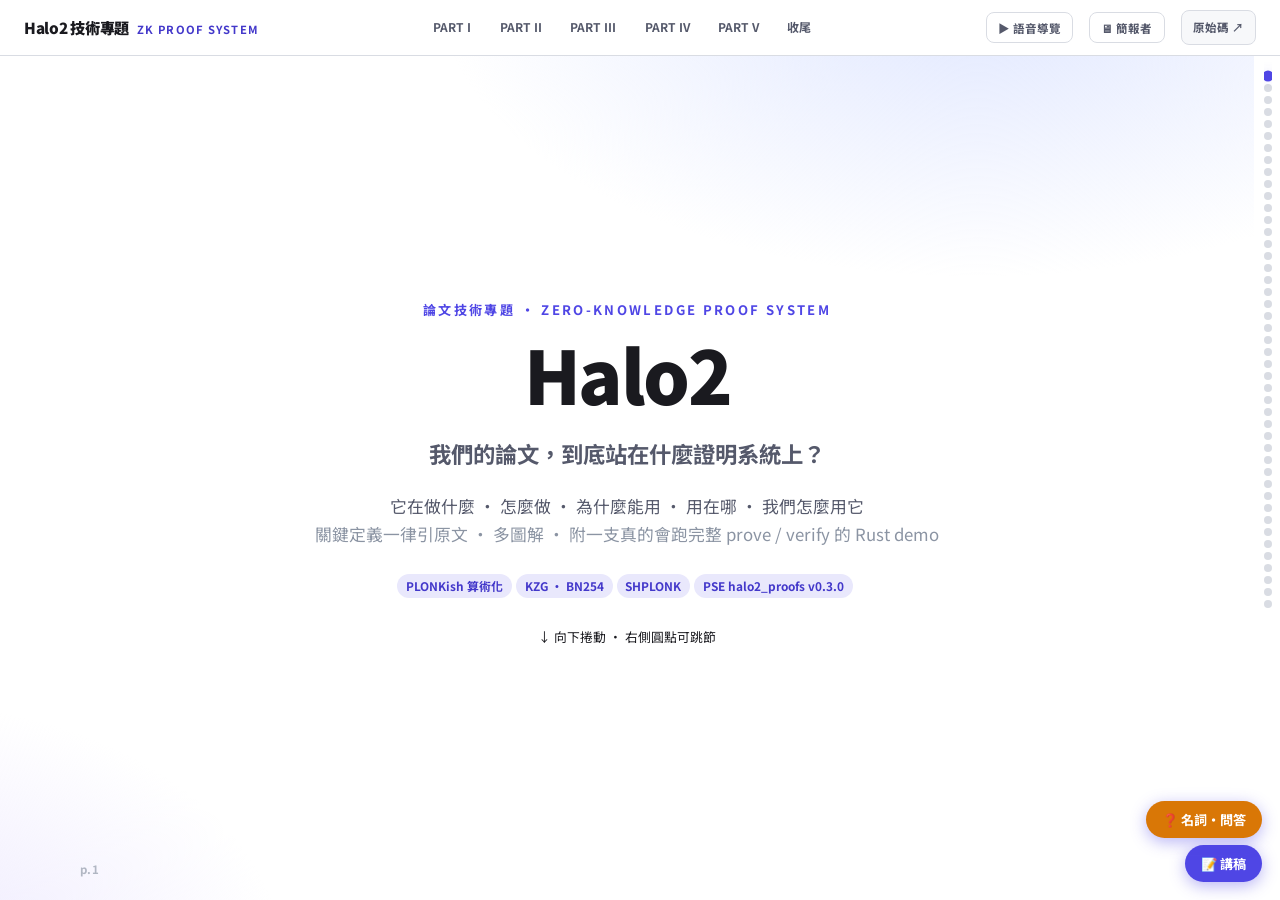
<file: index.html>
<!DOCTYPE html>
<html lang="zh-Hant">
<head>
<meta charset="UTF-8">
<meta name="viewport" content="width=device-width, initial-scale=1.0">
<title>Halo2 技術專題 — 我們的論文站在什麼證明系統上</title>
<!-- Fonts + KaTeX vendored locally for offline USB (file://) — no network needed -->
<link rel="stylesheet" href="assets/fonts/fonts.css">
<link rel="stylesheet" href="assets/katex/katex.min.css">
<script defer src="assets/katex/katex.min.js"></script>
<script defer src="assets/katex/auto-render.min.js"
  onload="renderMathInElement(document.body,{delimiters:[{left:'\\[',right:'\\]',display:true},{left:'\\(',right:'\\)',display:false}],throwOnError:false})"></script>
<!-- audio-tour manifest (generated when narration is produced; harmless 404 until then) -->
<script src="assets/audio/manifest.js"></script>
<style>
:root{
  --bg:#ffffff; --surface:#f7f8fa; --surface-2:#eef0f4; --border:#d9dce3;
  --text:#1a1a1f; --text-dim:#55596b; --text-faint:#8b94a3;
  --accent:#4f46e5; --accent-light:#4338ca; --accent-glow:rgba(79,70,229,.12);
  --green:#16a34a; --blue:#2563eb; --amber:#d97706; --red:#dc2626; --violet:#7c3aed;
  --code-bg:#0d1117; --code-fg:#c9d1d9;
  --font-sans:'Noto Sans TC','Inter',-apple-system,sans-serif;
  --font-mono:'JetBrains Mono','Fira Code',monospace;
}
*,*::before,*::after{box-sizing:border-box;margin:0;padding:0}
html,body{height:100%}
body{font-family:var(--font-sans);background:var(--bg);color:var(--text);line-height:1.7;overflow:hidden}

/* topbar */
.topbar{position:fixed;top:0;left:0;right:0;height:56px;z-index:50;display:flex;align-items:center;gap:1rem;
  padding:0 1.5rem;background:rgba(255,255,255,.92);backdrop-filter:blur(10px);border-bottom:1px solid var(--border)}
.brand{font-weight:900;letter-spacing:-.02em;font-size:.95rem;white-space:nowrap}
.brand .tag{color:var(--accent-light);font-weight:600;margin-left:.5rem;font-size:.7rem;text-transform:uppercase;letter-spacing:.1em}
.pills{display:flex;gap:.25rem;flex:1;justify-content:center;overflow-x:auto;scrollbar-width:none}
.pills::-webkit-scrollbar{display:none}
.pill{font-size:.75rem;font-weight:600;padding:.35rem .7rem;border-radius:999px;color:var(--text-dim);
  background:transparent;border:1px solid transparent;cursor:pointer;white-space:nowrap;transition:all .15s}
.pill:hover{color:var(--text);background:var(--surface)}
.pill.active{color:var(--accent-light);background:var(--accent-glow);border-color:rgba(99,102,241,.3)}
.home-link{font-size:.72rem;font-weight:600;padding:.4rem .7rem;border-radius:8px;color:var(--text-dim);
  background:var(--surface);border:1px solid var(--border);cursor:pointer;text-decoration:none;white-space:nowrap}
.home-link:hover{color:var(--text);border-color:var(--accent)}

/* right dots */
.dots{position:fixed;top:56px;bottom:0;right:8px;z-index:40;display:flex;flex-direction:column;gap:4px;
  padding:1rem 0;overflow-y:auto;scrollbar-width:none}
.dots::-webkit-scrollbar{display:none}
.dot{width:8px;height:8px;border-radius:50%;background:var(--border);cursor:pointer;transition:all .15s;flex-shrink:0}
.dot:hover{background:var(--text-dim);transform:scale(1.3)}
.dot.active{background:var(--accent);transform:scale(1.4);box-shadow:0 0 8px var(--accent-glow)}

/* deck + slides */
.deck{position:fixed;inset:56px 26px 0 0;overflow-y:scroll;scroll-snap-type:y proximity;scroll-behavior:smooth;counter-reset:pg}
.slide{min-height:calc(100vh - 56px);scroll-snap-align:start;padding:3.4rem 5rem 4rem;display:flex;
  flex-direction:column;justify-content:center;position:relative}
.slide::after{counter-increment:pg;content:"p." counter(pg);position:absolute;left:5rem;bottom:1.3rem;
  font-size:.72rem;font-weight:600;letter-spacing:.04em;color:var(--text-faint);opacity:.65;pointer-events:none}
.slide-meta{position:absolute;top:1.2rem;left:5rem;display:flex;gap:.7rem;align-items:center;
  font-size:.7rem;font-weight:600;text-transform:uppercase;letter-spacing:.12em;color:var(--text-faint)}
.slide-meta .part-label{color:var(--accent-light)}
.slide h1{font-size:clamp(2rem,4.5vw,3.2rem);font-weight:900;letter-spacing:-.03em;line-height:1.15;margin-bottom:1.2rem}
.slide h2{font-size:clamp(1.4rem,3vw,2.1rem);font-weight:800;letter-spacing:-.02em;line-height:1.2;margin-bottom:1rem}
.slide h2 .accent{color:var(--accent)}
.slide h3{font-size:1.12rem;font-weight:700;margin-bottom:.5rem;color:var(--accent-light)}
.slide p,.slide li{font-size:1.09rem;color:var(--text);max-width:1040px}
.slide p+p,.slide p+ul,.slide ul+p{margin-top:.8rem}
.slide ul{list-style:none;padding-left:0}
.slide li{padding-left:1.4rem;position:relative;margin-top:.4rem;color:var(--text-dim)}
.slide li::before{content:'▸';position:absolute;left:0;color:var(--accent)}
.slide li b,.slide p b{color:var(--text)}
em{font-style:normal;color:var(--accent);font-weight:700}
.subtitle{color:var(--text-dim);font-size:1.1rem;margin-bottom:1.4rem;max-width:900px}
.lead{font-size:1.2rem;color:var(--text);max-width:1000px;line-height:1.55;margin-bottom:.8rem}
.muted{color:var(--text-faint)}

.slide.title{justify-content:center;text-align:center;align-items:center;
  background:radial-gradient(900px 480px at 78% -8%,#e0e7ff 0,transparent 60%),radial-gradient(700px 480px at -8% 108%,#ede9fe 0,transparent 55%)}
.slide.title h1{font-size:clamp(2.6rem,6vw,4.6rem)}
.slide.part-opener{background:linear-gradient(180deg,rgba(99,102,241,.07) 0%,transparent 55%);justify-content:center}
.slide.part-opener .pnum{font-family:var(--font-mono);font-size:1rem;color:var(--accent);font-weight:700;letter-spacing:.2em}
.slide.part-opener h1{color:var(--accent-light)}

/* cards */
.card{background:var(--surface);border:1px solid var(--border);border-radius:14px;padding:1rem 1.2rem;margin-top:.8rem}
.card h3{margin-bottom:.4rem}
.card.accent{border-color:rgba(99,102,241,.35);background:rgba(99,102,241,.06)}
.card.green{border-color:rgba(34,197,94,.3);background:rgba(34,197,94,.06)}
.card.amber{border-color:rgba(245,158,11,.3);background:rgba(245,158,11,.06)}
.card.red{border-color:rgba(220,38,38,.3);background:rgba(220,38,38,.05)}
.grid-2{display:grid;grid-template-columns:1fr 1fr;gap:1rem;margin-top:.5rem}
.grid-3{display:grid;grid-template-columns:1fr 1fr 1fr;gap:1rem;margin-top:.5rem}

/* verbatim source definition box */
.defn{background:#f5f3ff;border-left:4px solid var(--violet);border-radius:0 8px 8px 0;padding:.7rem .95rem;margin:.6rem 0}
.defn .dt{font-weight:800;color:#5b21b6;font-size:.86rem;letter-spacing:.05em;text-transform:uppercase;margin-right:.4rem}
.defn .quote{font-family:'Inter',var(--font-sans);font-style:italic;color:#2b1769;font-size:1.06rem;line-height:1.6}
.defn .gloss{font-size:.98rem;color:var(--text);margin-top:.4rem;font-style:normal;line-height:1.55}
.defn .src{display:block;margin-top:.5rem;font-size:.82rem;color:#7c3aed;font-weight:600;text-decoration:none}
.defn .src:hover{text-decoration:underline}
.defn code{background:rgba(124,58,237,.1);padding:0 .25rem;border-radius:3px;font-family:var(--font-mono);font-size:.86em}

.pill-tag{display:inline-block;font-size:.74rem;font-weight:700;padding:.14rem .55rem;border-radius:999px;
  background:var(--accent-glow);color:var(--accent-light);margin:.12rem .25rem .12rem 0}
.t-y{background:rgba(245,158,11,.14);color:#92400e}.t-g{background:rgba(34,197,94,.14);color:#15803d}
.t-r{background:rgba(220,38,38,.12);color:#b91c1c}.t-b{background:rgba(37,99,235,.12);color:#1d4ed8}

code.inl{font-family:var(--font-mono);font-size:.9em;background:var(--surface-2);color:var(--accent-light);padding:.06em .4em;border-radius:5px}
pre{background:var(--code-bg);color:var(--code-fg);border-radius:12px;padding:.95rem 1.1rem;font-family:var(--font-mono);
  font-size:.8rem;line-height:1.5;overflow:auto;border:1px solid #21262d;margin-top:.5rem}
pre .k{color:#ff7b72}pre .c{color:#8b949e;font-style:italic}pre .s{color:#a5d6ff}pre .f{color:#d2a8ff}
pre .n{color:#79c0ff}pre .ok{color:#3fb950;font-weight:700}pre .bad{color:#f85149;font-weight:700}pre .hl{color:#ffa657}

table{border-collapse:collapse;width:100%;font-size:.99rem;margin-top:.4rem}
th,td{border:1px solid var(--border);padding:.5rem .7rem;text-align:left;color:var(--text)}
th{background:var(--surface);color:var(--text);font-weight:700}td b{color:var(--text)}
tr.hl td{background:rgba(99,102,241,.07)}

figure{margin-top:.7rem}
figcaption{font-size:.87rem;color:var(--text-faint);margin-top:.45rem;text-align:center}
svg{max-width:100%;height:auto;display:block;margin:0 auto}
.kpi{display:flex;gap:2rem;flex-wrap:wrap;margin-top:.6rem}
.kpi div{text-align:center}.kpi .v{font-size:1.9rem;font-weight:800;color:var(--accent)}
.kpi .l{font-size:.78rem;color:var(--text-faint);text-transform:uppercase;letter-spacing:.06em}
.foot{position:absolute;left:5rem;right:5rem;bottom:1.6rem;display:flex;justify-content:space-between;font-size:.74rem;color:var(--text-faint)}
.hl-row{display:flex;gap:.6rem;align-items:baseline;margin-top:.5rem}
.hl-row .num{font-size:1.4rem;font-weight:800;color:var(--accent);min-width:1.5em}

@media(max-width:820px){.slide{padding:2.6rem 1.6rem 3rem}.slide-meta{left:1.6rem}.slide::after{left:1.6rem}.foot{left:1.6rem;right:1.6rem}
  .grid-2,.grid-3{grid-template-columns:1fr}.deck{inset:56px 14px 0 0}}

/* speaker notes (講稿) */
.note-btn{position:fixed;right:18px;bottom:18px;z-index:45;background:var(--accent);color:#fff;border:none;
  border-radius:999px;padding:.55rem 1rem;font-size:.82rem;font-weight:700;cursor:pointer;
  box-shadow:0 4px 16px rgba(79,70,229,.4);font-family:var(--font-sans)}
.note-btn:hover{background:var(--accent-light)}
.note-mask{display:none !important}
/* teleprompter — docked bottom-right, semi-transparent, follows current section */
.note-modal{position:fixed;left:50%;transform:translateX(-50%);bottom:20px;z-index:61;display:none;
  width:min(680px,80vw);height:46vh;max-height:46vh;background:rgba(255,255,255,.28);backdrop-filter:blur(1px);
  border:1px solid rgba(124,58,237,.35);border-radius:14px;
  box-shadow:0 14px 40px rgba(0,0,0,.22);flex-direction:column;overflow:hidden}
.note-modal.open{display:flex}
.note-head{display:flex;align-items:center;justify-content:space-between;padding:.55rem .85rem;border-bottom:1px solid rgba(124,58,237,.18);background:rgba(245,243,255,.7);cursor:move;user-select:none}
.note-head h3::before{content:'⠿  ';color:var(--text-faint);font-weight:400}
.note-head h3{font-size:.88rem;font-weight:800;color:var(--accent-light);margin:0}
.note-head .tag{font-size:.74rem;color:var(--text-dim);font-weight:600}
.note-close{background:none;border:none;font-size:1.4rem;color:var(--text-dim);cursor:pointer;line-height:1}
.note-body{flex:1 1 auto;min-height:0;padding:.75rem 1rem;overflow-y:auto;font-size:1.02rem;line-height:1.85;color:#111;font-weight:500;white-space:pre-wrap;
  text-shadow:0 0 4px #fff,0 0 4px #fff,0 0 8px #fff,0 1px 2px #fff}
/* 編輯講稿：原地填滿面板，不縮小、不變動版面 */
.note-item.editing{display:flex;flex-direction:column;height:100%}
.note-item.editing .it-edit{display:flex;flex-direction:column;flex:1 1 auto;min-height:0;gap:.3rem}
.note-item.editing .it-edit textarea{flex:1 1 auto;min-height:0;resize:none}
.note-item.editing .it-edit .it-btns{flex:0 0 auto}
.minitab{border-collapse:collapse;font-size:.7rem;flex:0 0 auto;width:auto;margin:0}
.minitab th,.minitab td{border:1px solid #d9dce3;padding:0 6px;text-align:center;color:var(--text);min-width:1.4em;line-height:1.45}
.minitab th{background:#f3f0ff;font-weight:700;color:#5b21b6}
.minitab tr.gate td{background:#ede9fe;font-weight:700}
.soulbox{background:#f0fdf4;border:1.5px solid #86efac;border-left:5px solid #16a34a;border-radius:9px;padding:.28rem .7rem;margin:.05rem 0 .22rem;font-size:.92rem;line-height:1.45;color:var(--text)}
.soulbox .tag{font-weight:800;color:#15803d}
.soulbox b{color:#15803d}
.ideabox{background:#eff6ff;border:1.5px solid #93c5fd;border-left:5px solid #2563eb;border-radius:9px;padding:.28rem .7rem;margin:.05rem 0 .22rem;font-size:.92rem;line-height:1.45;color:var(--text)}
.ideabox .tag{font-weight:800;color:#1d4ed8}
.ideabox b{color:#1d4ed8}
.whybox{background:#fff7ed;border:1.5px solid #fdba74;border-left:5px solid #ea580c;border-radius:9px;padding:.28rem .7rem;margin:.05rem 0 .22rem;font-size:.92rem;line-height:1.45;color:var(--text)}
.whybox .tag{font-weight:800;color:#c2410c}
.whybox b{color:#c2410c}
.note-foot{display:flex;align-items:center;justify-content:space-between;padding:.45rem .85rem;border-top:1px solid rgba(124,58,237,.18)}
.note-nav{background:rgba(255,255,255,.7);border:1px solid var(--border);border-radius:8px;padding:.28rem .7rem;font-size:.78rem;font-weight:600;color:var(--text-dim);cursor:pointer}
.note-nav:hover{border-color:var(--accent);color:var(--accent)}
.note-idx{font-size:.76rem;color:var(--text-faint);font-family:var(--font-mono)}
/* Q&A panel (可能被問) — reuses .note-* internals, amber accent, docked top-right */
.qa-btn{bottom:62px;background:var(--amber)}
.qa-btn:hover{background:#b45309}
.note-modal.qa{left:auto;right:18px;top:74px;bottom:auto;transform:none;border-color:rgba(217,119,6,.4)}
.note-modal.qa .note-head{background:rgba(254,243,199,.72);border-bottom-color:rgba(217,119,6,.22)}
.note-modal.qa .note-head h3{color:#b45309}
.note-modal.qa .note-foot{border-top-color:rgba(217,119,6,.18)}
.qa-body{white-space:normal;font-size:.96rem;line-height:1.7}
.qa-body .qa-item{margin:0 0 .8rem;padding-bottom:.6rem;border-bottom:1px dashed rgba(217,119,6,.25)}
.qa-body .qa-item:last-child{border-bottom:none}
.qa-body .qa-q{font-weight:800;color:#b45309;margin-bottom:.2rem}
.qa-body .qa-a{color:#1a1a1f}
.qa-body .qa-empty{color:var(--text-dim);font-style:italic}
.qa-body .qa-sec{font-weight:800;color:#92400e;margin:.7rem 0 .5rem;padding-bottom:.18rem;border-bottom:2px solid rgba(217,119,6,.4);font-size:.9rem}
.qa-body .qa-sec:first-child{margin-top:0}
/* editable items: edit / mark / delete controls + formal line + export overlay */
.qa-formal{color:#3730a3;margin-top:.2rem;font-size:.92rem}
.it-ctl{float:right;display:inline-flex;gap:3px;margin-left:8px}
.it-ctl button,.it-bar button{background:rgba(255,255,255,.55);border:1px solid var(--border);border-radius:6px;font-size:.78rem;line-height:1;padding:2px 5px;cursor:pointer}
.it-ctl button:hover,.it-bar button:hover{border-color:var(--accent)}
.qa-item.marked,.note-item.marked{background:rgba(251,191,36,.32);border-radius:8px;padding:.35rem .45rem;margin:.25rem -.25rem;box-shadow:inset 0 0 0 1px rgba(217,119,6,.4)}
.note-item{position:relative;margin-bottom:.3rem}
.note-item .it-bar{text-align:right;margin-bottom:.15rem}
.note-text{white-space:normal}
.note-text .nt-lead{white-space:normal}
.note-text .nt-sec{margin-top:.55rem;border-top:1px dashed rgba(124,58,237,.32);padding-top:.4rem}
.note-text .nt-h{font-weight:800;color:var(--accent-light);font-size:.9em;margin-bottom:.2rem;text-shadow:0 0 4px #fff,0 0 4px #fff}
.note-text .nt-b{white-space:normal;font-size:.95em}
.note-text .nt-p{margin:.22em 0}
.note-text .nt-li{margin:.18em 0;padding-left:1.35em;position:relative}
.note-text .nt-li::before{content:"•";position:absolute;left:.35em;top:-.02em;color:var(--accent);font-weight:800}
.it-edit textarea{width:100%;min-height:3.6em;font:inherit;font-size:.9rem;margin:.1rem 0 .35rem;padding:.35rem;border:1px solid var(--border);border-radius:6px;box-sizing:border-box;background:rgba(255,255,255,.9);white-space:pre-wrap;text-shadow:none}
.it-edit .it-lab{display:block;font-size:.76rem;font-weight:700;color:var(--text-dim);margin-top:.15rem}
.it-edit .it-btns{display:flex;gap:6px}
.it-edit .it-btns button{padding:.25rem .8rem;border-radius:6px;border:1px solid var(--border);cursor:pointer;font-weight:700;background:rgba(255,255,255,.8)}
.it-edit .it-btns button[data-act=save]{background:var(--accent);color:#fff;border-color:var(--accent)}
.note-export{background:rgba(255,255,255,.6);border:1px solid var(--border);border-radius:7px;font-size:.74rem;font-weight:700;padding:.2rem .5rem;color:var(--text-dim);cursor:pointer;margin-left:auto;margin-right:8px}
.note-export:hover{border-color:var(--accent);color:var(--accent)}
#ovExport{position:fixed;inset:0;z-index:90;background:rgba(0,0,0,.45);display:none;align-items:center;justify-content:center}
#ovExport .ov-card{width:min(680px,92vw);max-height:82vh;background:#fff;border-radius:12px;display:flex;flex-direction:column;overflow:hidden;box-shadow:0 20px 60px rgba(0,0,0,.45)}
#ovExport .ov-head{display:flex;justify-content:space-between;align-items:center;padding:.6rem .9rem;font-weight:700;border-bottom:1px solid var(--border)}
#ovExport .ov-head button{background:none;border:none;font-size:1.3rem;cursor:pointer;line-height:1}
#ovExport textarea{flex:1;min-height:320px;border:none;padding:.8rem;font-family:var(--font-mono);font-size:.78rem;line-height:1.5;resize:none;white-space:pre;color:#111}
#ovExport .ov-foot{display:flex;gap:10px;padding:.6rem .9rem;border-top:1px solid var(--border)}
#ovExport .ov-foot button{padding:.4rem .9rem;border-radius:7px;border:1px solid var(--border);cursor:pointer;font-weight:700;background:var(--surface)}
#savedBadge{position:fixed;left:14px;bottom:14px;z-index:70;background:rgba(22,163,74,.94);color:#fff;font-size:.78rem;font-weight:700;padding:.32rem .75rem;border-radius:999px;opacity:0;transition:opacity .3s;pointer-events:none;box-shadow:0 4px 14px rgba(22,163,74,.4)}
/* pipeline locator rail (you-are-here) on mechanism slides */
.flowrail{position:fixed;right:24px;top:64px;width:124px;z-index:42;display:none;flex-direction:column;font-family:var(--font-sans)}
.flowrail.show{display:flex}
.flowrail .fr-title{font-size:.66rem;font-weight:800;color:var(--text-faint);letter-spacing:.08em;margin-bottom:.35rem;padding-left:.1rem}
.fr-stage{font-size:.71rem;font-weight:700;color:var(--text-dim);background:rgba(247,248,250,.92);border:1px solid var(--border);border-radius:9px;padding:.3rem .42rem;display:flex;align-items:center;gap:.3rem;line-height:1.12;cursor:pointer}
.fr-stage:hover{border-color:var(--accent)}
.fr-stage .fr-n{flex:0 0 auto;display:inline-flex;width:1.1rem;height:1.1rem;border-radius:50%;background:var(--text-faint);color:#fff;font-size:.64rem;align-items:center;justify-content:center}
.fr-stage.active{background:var(--accent);border-color:var(--accent);color:#fff;box-shadow:0 3px 12px var(--accent-glow)}
.fr-stage.active .fr-n{background:#fff;color:var(--accent)}
.fr-arrow{font-size:.58rem;color:var(--text-faint);text-align:center;padding:.13rem .1rem;line-height:1.1}
.slide.rail{padding-right:158px}
/* audio tour playbar (time-synced narration) */
#playbar{position:fixed;left:50%;bottom:14px;transform:translateX(-50%);z-index:60;display:none;align-items:center;gap:.6rem;background:rgba(26,26,31,.92);color:#fff;border-radius:999px;padding:.4rem .8rem;box-shadow:0 8px 28px rgba(0,0,0,.35);font-family:var(--font-sans);max-width:min(620px,92vw)}
#playbar.show{display:flex}
#playbar button{background:rgba(255,255,255,.14);border:none;color:#fff;width:2rem;height:2rem;border-radius:50%;cursor:pointer;font-size:.9rem;display:flex;align-items:center;justify-content:center}
#playbar #pbSpeed{width:auto;min-width:2.7rem;padding:0 .5rem;border-radius:12px;font-size:.74rem;font-weight:700}
#playbar button:hover{background:rgba(255,255,255,.28)}
#playbar .pb-title{font-size:.82rem;font-weight:700;white-space:nowrap;overflow:hidden;text-overflow:ellipsis;max-width:220px}
#playbar .pb-idx{font-size:.72rem;color:#b9c0cf;font-family:var(--font-mono)}
#playbar .pb-prog{flex:1;min-width:80px;height:4px;background:rgba(255,255,255,.2);border-radius:2px;overflow:hidden}
#playbar .pb-prog>i{display:block;height:100%;width:0;background:var(--accent);border-radius:2px}
.tour-btn{font-size:.72rem;font-weight:600;padding:.4rem .7rem;border-radius:8px;color:var(--text-dim);background:none;border:1px solid var(--border);cursor:pointer;font-family:var(--font-sans)}
.tour-btn:hover{border-color:var(--accent);color:var(--accent)}
@media(max-width:1180px){.flowrail{display:none!important}.slide.rail{padding-right:5rem}}
@media(max-width:820px){.slide.rail{padding-right:1.6rem}}
/* formula boxes */
.fbox{background:var(--surface);border:1px solid var(--border);border-left:3px solid var(--accent);border-radius:0 10px 10px 0;padding:.55rem .9rem;margin:.5rem 0}
.fbox .lbl{font-size:.82rem;font-weight:700;color:var(--accent-light);margin-bottom:.1rem}
.fbox .cmt{font-size:.86rem;color:var(--text);margin-top:.15rem}
.katex{font-size:1.06em;color:var(--text)}
.katex-display{margin:.35rem 0}
.steps{counter-reset:st;list-style:none;padding-left:0}
.steps li{padding-left:2rem;position:relative;margin:.5rem 0}
.steps li::before{counter-increment:st;content:counter(st);position:absolute;left:0;top:.05rem;
  width:1.4rem;height:1.4rem;border-radius:50%;background:var(--accent);color:#fff;font-size:.8rem;
  font-weight:700;display:flex;align-items:center;justify-content:center}
</style>
</head>
<body>

<div class="topbar">
  <div class="brand">Halo2 技術專題<span class="tag">ZK Proof System</span></div>
  <div class="pills" id="pills"></div>
  <button class="tour-btn" id="tourBtn" title="語音導覽：自動播放講稿並按時間滑動">▶ 語音導覽</button>
  <button class="tour-btn" id="presBtn" title="簡報者模式：另開講稿視窗。投影機投主視窗（乾淨投影片），這個視窗留在你的筆電看講稿（需設「延伸顯示」）。翻頁會自動同步。">🖥 簡報者</button>
  <a class="home-link" href="https://github.com/xuancheng307/halo2-talk" target="_blank" rel="noopener">原始碼 ↗</a>
</div>
<div class="dots" id="dots"></div>
<div id="playbar"><button id="pbPrev" title="上一段">⏮</button><button id="pbPlay" title="播放/暫停">⏸</button><button id="pbNext" title="下一段">⏭</button><span class="pb-title" id="pbTitle">—</span><span class="pb-prog"><i id="pbProg"></i></span><span class="pb-idx" id="pbIdx">—</span><button id="pbSpeed" title="播放速度（點擊切換）">1×</button><button id="pbStop" title="結束導覽">✕</button></div>

<button class="note-btn" id="noteBtn" title="講稿（按 n 鍵開關）">📝 講稿</button>
<div class="note-mask" id="noteMask"></div>
<div class="note-modal" id="noteModal" role="dialog" aria-modal="true" aria-label="講稿">
  <div class="note-head"><h3>講稿 <span class="tag" id="noteTag"></span></h3><button class="note-close" id="noteClose" aria-label="關閉">×</button></div>
  <div class="note-body" id="noteBody"></div>
  <div class="note-foot"><button class="note-nav" id="notePrev">◀ 上一節</button><span class="note-idx" id="noteIdx">— / —</span><button class="note-nav" id="noteNext">下一節 ▶</button></div>
</div>

<button class="note-btn qa-btn" id="qaBtn" title="名詞解釋 + 可能被問（按 q 鍵開關）">❓ 名詞·問答</button>
<div class="note-modal qa" id="qaModal" role="dialog" aria-modal="true" aria-label="名詞解釋與問答">
  <div class="note-head"><h3>名詞 · 問答 <span class="tag" id="qaTag"></span></h3><button class="note-close" id="qaClose" aria-label="關閉">×</button></div>
  <div class="note-body qa-body" id="qaBody"></div>
  <div class="note-foot"><button class="note-nav" id="qaPrev">◀ 上一節</button><span class="note-idx" id="qaIdx">— / —</span><button class="note-nav" id="qaNext">下一節 ▶</button></div>
</div>

<div class="deck" id="deck">

<!-- ===== TITLE ===== -->
<section class="slide title" data-part="" data-label="封面">
  <div>
    <div style="font-size:.82rem;letter-spacing:.18em;text-transform:uppercase;color:var(--accent);font-weight:700;margin-bottom:.6rem">論文技術專題 · Zero-Knowledge Proof System</div>
    <h1>Halo2</h1>
    <p style="font-size:1.4rem;color:var(--text-dim);font-weight:600;margin-top:.4rem">我們的論文，到底站在什麼證明系統上？</p>
    <p style="margin-top:1.2rem;font-size:1.05rem;color:var(--text-dim)">它在做什麼 · 怎麼做 · 為什麼能用 · 用在哪 · 我們怎麼用它<br>
      <span class="muted">關鍵定義一律引原文 · 多圖解 · 附一支真的會跑完整 prove / verify 的 Rust demo</span></p>
    <div style="margin-top:1.4rem">
      <span class="pill-tag">PLONKish 算術化</span><span class="pill-tag">KZG · BN254</span><span class="pill-tag">SHPLONK</span><span class="pill-tag">PSE halo2_proofs v0.3.0</span>
    </div>
    <p style="margin-top:1.6rem;font-size:.8rem" class="muted">↓ 向下捲動 · 右側圓點可跳節</p>
  </div>
</section>

<!-- ===== AGENDA ===== -->
<section class="slide" data-part="" data-label="路線圖">
  <div class="slide-meta"><span class="part-label">路線圖</span></div>
  <h2>這份報告回答 <span class="accent">六個問題</span></h2>
  <div class="grid-3">
    <div class="card"><h3>① 在做什麼</h3><p>Halo2 是什麼、解決什麼問題、它的家譜。</p></div>
    <div class="card"><h3>② 怎麼做</h3><p>算術化 → 自訂閘 → 承諾 → 開啟 → 證明。</p></div>
    <div class="card"><h3>③ 為什麼能用</h3><p>完備 / 可靠 / 零知識 / 簡潔，背後的數學。</p></div>
    <div class="card"><h3>④ 用在哪裡</h3><p>業界部署，與我們論文的兩個電路。</p></div>
    <div class="card"><h3>⑤ 我們怎麼用它</h3><p>定點 Horner kernel，把超越函數塞進閘。</p></div>
    <div class="card accent"><h3>⑥ 舉例 + 跑一次</h3><p>真實 Rust 電路，setup→prove→verify，864 bytes。</p></div>
  </div>
  <p class="muted" style="margin-top:1rem;font-size:.9rem">所有密碼學「定義」皆引用原文（The halo2 Book / IACR ePrint），附出處連結可自行查證。</p>
</section>

<!-- ===== PART I OPENER ===== -->
<section class="slide part-opener" data-part="I" data-label="在做什麼">
  <div><div class="pnum">PART I</div><h1>在做什麼</h1>
  <p class="lead">Halo2 是一台「可驗證計算」引擎：證明你正確執行了某段計算，卻不洩漏私密輸入，且驗證遠快於重跑、設定一次即可通用於任意電路。</p></div>
</section>

<!-- I-0 lineage (moved up: what it is -> where it came from) -->
<section class="slide" data-part="I" data-label="家譜">
  <div class="slide-meta"><span class="part-label">PART I</span> · 在做什麼</div>
  <h2>Halo2 的<span class="accent">家譜</span></h2>
  <div class="grid-2" style="align-items:center">
      <figure style="margin:0">
        <svg viewBox="0 0 420 224" role="img" aria-label="Halo → Halo2 → PSE fork 家譜" style="width:100%;max-width:480px;height:auto;display:block;margin:0 auto">
          <defs><marker id="ga" markerWidth="9" markerHeight="9" refX="4.5" refY="4.5" orient="auto"><path d="M0,0 L9,4.5 L0,9 z" fill="#94a3b8"/></marker></defs>
          <rect x="40" y="8" width="340" height="52" rx="8" fill="#f7f8fa" stroke="#d9dce3"/>
          <text x="58" y="30" font-size="14" font-weight="700" fill="#1a1a1f">Halo（2019）</text>
          <text x="58" y="49" font-size="11.5" fill="#55596b">首個免信任設定遞迴組合 · IPA / 離散對數</text>
          <line x1="210" y1="60" x2="210" y2="82" stroke="#94a3b8" stroke-width="2" marker-end="url(#ga)"/>
          <rect x="40" y="84" width="340" height="52" rx="8" fill="#eef2ff" stroke="#c7d2fe"/>
          <text x="58" y="106" font-size="14" font-weight="700" fill="#3730a3">Halo2（Electric Coin Co. / Zcash）</text>
          <text x="58" y="125" font-size="11.5" fill="#6366f1">重建於 PLONKish 算術化 · 通用電路框架</text>
          <line x1="210" y1="136" x2="210" y2="158" stroke="#94a3b8" stroke-width="2" marker-end="url(#ga)"/>
          <rect x="40" y="160" width="340" height="56" rx="8" fill="#fef3c7" stroke="#fcd34d"/>
          <text x="58" y="182" font-size="14" font-weight="700" fill="#92400e">PSE fork ←（我們用這個）</text>
          <text x="58" y="201" font-size="11.5" fill="#b45309">承諾換成 KZG · 跑 BN254 · 以太坊上鏈友善</text>
        </svg>
        <figcaption>原始圖解（本報告自製）· 血緣與我們的選擇</figcaption>
      </figure>
    <div>
      <div class="defn">
        <span class="dt">原文 · Halo</span>
        <span class="quote">“We obtain and implement Halo, the first practical example of recursive proof composition without a trusted setup, using the discrete log assumption over normal cycles of elliptic curves.”</span>
        <span class="gloss">— 首個「免信任設定」的實用遞迴證明組合，建立在橢圓曲線離散對數假設上。</span>
        <a class="src" href="https://eprint.iacr.org/2019/1021" target="_blank" rel="noopener">Bowe, Grigg, Hopwood — IACR ePrint 2019/1021 ↗</a>
      </div>
      <div class="card amber" style="margin-top:.6rem">
      <h3>一句話定位</h3>
      <p>Halo2 不是「一個」協議，而是 <b>「算術化層 + 多項式承諾層」</b> 的組合框架 — 你描述電路，它負責產生／驗證證明。</p>
      <p class="muted" style="margin-top:.5rem;font-size:.9rem">下一節：它跟既有技術（Bulletproofs / Groth16）差在哪。</p>
    </div>
    </div>
  </div>
</section>

<!-- I-0a why halo2 — vs old tech (3-way) -->
<section class="slide" data-part="I" data-label="為什麼要有 Halo2">
  <div class="slide-meta"><span class="part-label">PART I</span> · 為什麼要有 Halo2</div>
  <h2>與既有技術的差異：<span class="accent">Bulletproofs · Groth16 · Halo2</span></h2>
  <p class="lead">兩條既有路線 — <b>Bulletproofs</b>：把電路化成<b>內積關係</b>、用 IPA 證（承諾基於離散對數）；<b>Groth16</b>：<b>R1CS→QAP</b> + 每電路一次可信設定。Halo2 走第三條：<b>算術化 + 多項式承諾（KZG）</b>。</p>
  <table>
    <tr><th>維度</th><th>Bulletproofs (2017)</th><th>Groth16 (2016)</th><th>Halo2 (PSE · KZG) ← 我們</th></tr>
    <tr><td>算術化 / 承諾</td><td>電路→內積關係，IPA 證<br><span class="muted" style="font-size:.88em">承諾 Pedersen（基於離散對數）</span></td><td>R1CS→QAP，pairing 驗<br><span class="muted" style="font-size:.88em">每電路專屬 CRS</span></td><td><b>PLONKish 算術化，KZG 承諾</b><br><span class="muted" style="font-size:.88em">壓成一個群元素</span></td></tr>
    <tr><td>可信設定</td><td>不需要</td><td>每電路一次</td><td><b>通用 + 可更新</b>（做一次到處用）</td></tr>
    <tr><td>證明大小</td><td>O(log n)</td><td><b>3 群元素</b> ~128–192 B</td><td>~數 KB（不隨深度）</td></tr>
    <tr><td>驗證</td><td><b>線性 n（慢）</b></td><td>3 配對（快）</td><td>~2 配對 + MSM（快）</td></tr>
    <tr><td>假設</td><td>離散對數</td><td>AGM / KoE</td><td>AGM + q-DLOG</td></tr>
    <tr class="hl"><td>表達力</td><td>算術電路</td><td>固定 R1CS</td><td><b>自訂閘 + 查表</b></td></tr>
  </table>
  <p style="margin-top:.6rem"><b>一句話：</b>Bulletproofs 免設定但<b>驗證慢</b>；Groth16 證明最小但<b>每電路要重做設定、gate 死板</b>；Halo2 用<b>通用設定 + 自訂閘/查表</b> — 最後這點正是我們能塞超越函數的前提。</p>
</section>

<!-- I-0b verbatim backing + the IPA bridge -->
<section class="slide" data-part="I" data-label="原文背書 + 那座橋">
  <div class="slide-meta"><span class="part-label">PART I</span> · 原文背書（不是我說的）</div>
  <h2>三者的安全<span class="accent">「定義」相同</span>，差別在建構</h2>
  <div class="grid-2">
    <div class="defn"><span class="dt">原文 · Bulletproofs</span>
      <span class="quote">“We propose Bulletproofs, a new non-interactive zero-knowledge proof protocol with very short proofs and without a trusted setup … relying on the discrete logarithm assumption … Proof generation and verification times are linear in n.”</span>
      <a class="src" href="https://eprint.iacr.org/2017/1066" target="_blank" rel="noopener">Bünz, Bootle, Boneh, Poelstra, Wuille, Maxwell — ePrint 2017/1066 ↗</a></div>
    <div class="defn"><span class="dt">原文 · Groth16</span>
      <span class="quote">“… a proof is only 3 group elements, and verification consists of checking a single pairing product equation using 3 pairings in total.”</span>
      <a class="src" href="https://eprint.iacr.org/2016/260" target="_blank" rel="noopener">Jens Groth — EUROCRYPT 2016, ePrint 2016/260 ↗</a></div>
  </div>
  <div class="card accent" style="margin-top:.8rem">
    <h3>那座橋（接回既有技術）</h3>
    <p>三者的安全性質是<b>同一套</b>（completeness / knowledge soundness / zero-knowledge）—— 差別在<b>建構與信任模型</b>，不在定義。關鍵接點：<b>原版 Halo2 的承諾用 IPA — 就是 Bulletproofs 的離散對數家族，你們認得</b>；我們用的 PSE 版只是把這層換成 <b>KZG（pairing 多項式承諾）</b>，為了通用設定與快驗證。</p>
  </div>
</section>

<!-- I-3 two layers + IPA vs KZG -->
<section class="slide" data-part="I" data-label="兩層架構">
  <div class="slide-meta"><span class="part-label">PART I</span> · 在做什麼</div>
  <h2>兩層架構，與一個<span class="accent">必須講清楚的分叉</span></h2>
  <figure>
    <svg viewBox="0 0 900 200" role="img" aria-label="Halo2 兩層架構">
      <rect x="20" y="20" width="860" height="70" rx="10" fill="#eef2ff" stroke="#c7d2fe"/>
      <text x="40" y="48" font-size="15" font-weight="700" fill="#3730a3">上層 · PLONKish 算術化（與承諾無關，兩版本共用）</text>
      <text x="40" y="72" font-size="13" fill="#55596b">把計算排成一張 2ᵏ 列的表 + 一組「恆等於 0」的多項式恆等式</text>
      <rect x="20" y="110" width="860" height="70" rx="10" fill="#f7f8fa" stroke="#d9dce3"/>
      <text x="40" y="138" font-size="15" font-weight="700" fill="#1a1a1f">下層 · 多項式承諾方案 (PCS)</text>
      <text x="40" y="162" font-size="13" fill="#55596b">把表編碼成多項式並「承諾」，用代數方式檢查恆等式 — 這層有兩種選擇 ↓</text>
    </svg>
  </figure>
  <table>
    <tr><th>版本</th><th>承諾</th><th>曲線</th><th>信任設定</th><th>用途</th></tr>
    <tr><td>原版 ECC / Zcash</td><td>IPA（內積論證）</td><td>Pasta (Pallas/Vesta)</td><td><b>免</b>（遞迴友善）</td><td>Zcash Orchard</td></tr>
    <tr class="hl"><td><b>PSE fork ← 我們用</b></td><td><b>KZG</b></td><td><b>BN254</b></td><td>需通用 SRS</td><td>EVM 上鏈驗證</td></tr>
  </table>
  <p style="margin-top:.6rem;font-size:.95rem"><b>為什麼選它：</b>BN254 配對是以太坊內建 precompile → 鏈上驗證便宜；KZG 證明大小固定。代價是一次性的通用可信設定。</p>
</section>

<!-- I-6b trusted setup: what it is + where the IPA/KZG/Groth16 difference comes from -->
<section class="slide" data-part="I" data-label="可信設定">
  <div class="slide-meta"><span class="part-label">PART I</span> · 那個分叉的核心</div>
  <h2>可信設定（Trusted Setup）：<span class="accent">在做什麼 · 跟 IPA 差在哪</span></h2>
  <p class="muted" style="margin:0 0 .5rem;font-size:.95rem">前面反覆提到「KZG 需要可信設定、原版 IPA 不用」。它到底在做什麼？為什麼有的需要、有的不用？</p>
  <div class="fbox" style="margin-bottom:.55rem"><div class="lbl">可信設定在做什麼</div>
    <div class="cmt">一次性「儀式」產生公共參數 SRS：從一個<b>隨機秘密 \(\tau\)</b> 算出 \(\{[\tau^i]_1\}\dots\)（承諾要用）。關鍵是 \(\tau\) 是 <b>toxic waste（有毒廢料）</b> —— 算完<b>必須銷毀</b>；<b>任何人若留著 \(\tau\) 就能偽造假證明</b>。降低風險：用多方計算儀式（powers-of-τ），<b>只要一個參與者誠實銷毀自己那份，整體就安全</b>；通用可更新版還能讓新人持續加入增強。</div></div>
  <table style="font-size:.9rem">
    <tr><th>方案</th><th>要 setup？</th><th>為什麼</th><th>代價 / 好處</th></tr>
    <tr><td>原版 Halo2 · <b>IPA</b></td><td><b style="color:#15803d">不要</b></td><td>Pedersen/IPA 用<b>公開的隨機基</b>（hash 出來、nothing-up-my-sleeve），<b>沒把秘密藏進參數</b> → 沒有 toxic waste</td><td>無設定風險、遞迴友善；但驗證 <b>線性</b>、proof 較大</td></tr>
    <tr><td>Groth16</td><td><b style="color:#b91c1c">每電路一次</b></td><td>CRS <b>綁特定電路</b></td><td>換電路要重辦儀式，最不通用</td></tr>
    <tr class="hl"><td><b>Halo2 PSE · KZG</b>（我們）</td><td><b>一次 · 通用 · 可更新</b></td><td>承諾/開啟靠<b>藏了 \(\tau\) 的結構化 SRS</b>（配對檢查要 \([\tau]_2\)）</td><td>一次性可信設定；但<b>所有電路共用</b>、可更新降風險，換得<b>通用可更新</b> + 上鏈便宜</td></tr>
  </table>
  <div class="fbox" style="border-left-color:#16a34a;margin-top:.55rem"><div class="cmt"><b>差異的本質：承諾方案有沒有把秘密藏進公共參數。</b>藏了（KZG 的 \(\tau\)）→ 就需要可信設定把它安全產生並銷毀；沒藏（IPA 用公開隨機基）→ 根本不需要。我們選 KZG，是用「一次性、通用可更新的 setup（不必每電路重辦）」換「BN254 上鏈驗證便宜、承諾固定大小」—— 注意：證明小不是它的賣點（Groth16 反而更小），通用設定 + 自訂閘/查表才是。<span class="muted">τ 的形式、SRS 細節見後面 KZG；pk/vk 怎麼從 SRS 生出見〈Setup → Keygen〉。</span></div></div>
</section>

<!-- I-0c PLONK — the modern paradigm they may not know -->
<section class="slide" data-part="I" data-label="PLONK">
  <div class="slide-meta"><span class="part-label">PART I</span> · 現代範式</div>
  <h2>這套現代範式的名字叫 <span class="accent">PLONK</span></h2>
  <p class="lead">從 Sigma / Schnorr、Groth16 到現代通用 SNARK 之間的範式轉移，就是 <b>PLONK（2019）</b> —— 而 Halo2 是它的一個實作。</p>
  <div class="grid-2">
    <div class="defn"><span class="dt">原文 · PLONK</span>
      <span class="quote">“We present a universal SNARK construction with fully succinct verification, and significantly lower prover running time … we focus on ‘Evaluations on a subgroup rather than coefficients of monomials’, which enables simplifying both the permutation argument and the arithmetization step.”</span>
      <a class="src" href="https://eprint.iacr.org/2019/953" target="_blank" rel="noopener">Gabizon, Williamson, Ciobotaru — ePrint 2019/953 ↗</a></div>
    <div class="card accent">
      <h3>PLONK 帶來的三個「新」</h3>
      <ul>
        <li><b>通用 + 可更新 SRS</b>：一次設定，任意電路共用（不像 Groth16 每電路一次）。</li>
        <li><b>多項式 IOP</b>：電路 → 多項式約束，用承諾 + 隨機點檢查取代「reduce 到單一困難問題」。</li>
        <li><b>自訂閘 + 查表</b>（UltraPLONK / Plonkish）：表達複雜運算。</li>
      </ul>
      <p class="muted" style="margin-top:.4rem">Halo2 = <b>PLONKish 算術化 + 多項式承諾</b>（原版用 IPA、我們的 PSE 版用 <b>KZG</b>）。你今天要懂的「新東西」就是這個 PLONK 家族。</p>
    </div>
  </div>
</section>

<!-- I-2 zk-SNARK definitions (verbatim) -->
<section class="slide" data-part="I" data-label="基礎定義">
  <div class="slide-meta"><span class="part-label">PART I</span> · 關鍵定義（原文）</div>
  <h2>先把語言定下來 — <span class="accent">關係 · 電路 · 見證</span></h2>
  <div class="grid-2">
    <div>
      <div class="defn"><span class="dt">原文 · Relation R</span>
        <span class="quote">“… we write down a relation, R, that specifies which combinations of public and private inputs are valid.”</span></div>
      <div class="defn"><span class="dt">原文 · Circuit</span>
        <span class="quote">“… we should distinguish between the relation R, and its implementation to be used in a proof system. We call the latter a circuit.”</span></div>
      <div class="defn"><span class="dt">原文 · Witness</span>
        <span class="quote">“The private inputs and advice values are collectively called a witness.”</span>
        <a class="src" href="https://zcash.github.io/halo2/concepts/proofs.html" target="_blank" rel="noopener">The halo2 Book — Proof systems ↗</a></div>
    </div>
    <div class="card accent">
      <h3>三個詞的關係</h3>
      <ul>
        <li><b>關係 R</b> = 規格：哪些「(公開, 私密)」組合算「對」。</li>
        <li><b>電路</b> = R 的<b>實作</b>：放進證明系統的那張約束表。</li>
        <li><b>見證 w</b> = 私密解：能讓 R 成立的那組私密輸入。</li>
      </ul>
      <p class="muted" style="margin-top:.5rem;font-size:.95rem">一句話：<b>用「電路」證明你握有讓「關係 R」成立的「見證」。</b>下一張把它形式化，並對應到 demo 與我們的 PF1。</p>
    </div>
  </div>
</section>

<!-- I-1c what you input + formal definition (the two most-asked) -->
<section class="slide" data-part="I" data-label="輸入什麼 + 形式化">
  <div class="slide-meta"><span class="part-label">PART I</span> · Relation 與輸入定義</div>
  <h2>輸入與 <span class="accent">relation 的形式化定義</span></h2>
  <div class="defn"><span class="dt">形式化 · 關係 R_C（= 輸入 / relation 的定義，對應古典 R ⊆ X×Y）</span>
    <span class="quote">R_C = { (x, w) : 存在 trace M ∈ 𝔽ᵣ^(n×c)，instance = x、advice = w、fixed = 預處理，同時滿足 (i) 所有 Gate (ii) 所有 Lookup (iii) 所有 Copy constraint }</span>
    <span class="gloss"><b>原文根據</b>｜<u>古典</u>：<i>“Let R ⊆ X×Y be an effective relation … L_R := { y ∈ Y : (x,y) ∈ R for some x ∈ X }.”</i>（Boneh–Shoup，<a href="https://toc.cryptobook.us/" target="_blank" rel="noopener">A Graduate Course in Applied Cryptography</a>）｜<u>Halo2</u>：<i>“a relation, R, that specifies which combinations of public and private inputs are valid”</i>，約束為 polynomial constraints「evaluate to zero for each row」、equality「two given cells must have equal values」、lookup arguments。</span>
    <a class="src" href="https://zcash.github.io/halo2/concepts/proofs.html" target="_blank" rel="noopener">The halo2 Book — Proof systems / PLONKish Arithmetization ↗</a></div>
  <div class="grid-2">
    <div class="fbox"><div class="lbl">Relation 實例</div>
      <div style="margin:.2rem 0"><b>demo：</b>\( R=\{(y,x)\in\mathbb F^2 : P(x)=y\},\ P(x)=2x^3{+}3x^2{+}4x{+}5 \)</div>
      <div style="margin:.2rem 0"><b>PF1：</b>\( R=\{(\mathrm{roots},\tau,\mathrm{today}\,;\,w): \mathrm{Merkle\ valid}\,\wedge\,\big|\textstyle\sum_i w_i\Delta_i\big|\le\tau\} \)</div>
      <div class="cmt">跟古典 \(v=g^\beta\) 同格式 — 內容換成多項式求值 / 金融合規。</div></div>
    <table>
      <tr><th>三種「輸入」</th><th>demo 例</th><th>誰看得到</th></tr>
      <tr><td><b>instance x（公開）</b></td><td>P(x)=98</td><td>verifier</td></tr>
      <tr class="hl"><td><b>witness w（私密）</b></td><td>x=3</td><td><b>永不洩漏</b></td></tr>
      <tr><td>電路 / R_C（fixed+閘）</td><td>Horner 閘</td><td>setup 固定</td></tr>
    </table>
  </div>
  <p class="muted" style="font-size:.88rem;margin-top:.35rem"><b>盲點：</b>「輸入」必須是<b>𝔽ᵣ 元素</b>（先編碼）。<b>更深一層：</b>電路誘導的 R_C 是否 = 你想證的 relation？= <b>arithmetization soundness</b>（截斷閘 + 範圍檢查 + 誤差界）。</p>
</section>

<!-- I-2b zk-SNARK properties (verbatim) -->
<section class="slide" data-part="I" data-label="zk-SNARK 性質">
  <div class="slide-meta"><span class="part-label">PART I</span> · 關鍵定義（原文）</div>
  <h2>zk-SNARK 的<span class="accent">四個安全性質</span> — 引原文</h2>
  <p class="muted" style="margin:-.1rem 0 .35rem;font-size:.92rem">這四項是<b>一般 zk-SNARK 共有</b>的標準性質，熟悉者可<b>快速帶過</b> —— 此頁只放<b>原文定義</b>；「為什麼 Halo2 各自成立」留到 Part III〈為什麼能用〉用機制論證，不在這裡重複。</p>
  <div class="grid-2">
    <div>
      <div class="defn"><span class="dt">Completeness</span>
        <span class="quote">“… if [the prover] follows [the protocol] correctly with these values, [the verifier] outputs acc with probability one.”</span>
        <a class="src" href="https://eprint.iacr.org/2020/081" target="_blank" rel="noopener">BDFG — ePrint 2020/081 ↗</a></div>
      <div class="defn"><span class="dt">Soundness</span>
        <span class="quote">“The security property that such proofs cannot falsely convince a verifier is called soundness.”</span></div>
    </div>
    <div>
      <div class="defn"><span class="dt">Knowledge soundness</span>
        <span class="quote">“Knowledge soundness is formalized by saying that an extractor, which can observe precisely how the proof is generated, must be able to compute the witness.”</span></div>
      <div class="defn"><span class="dt">Zero knowledge</span>
        <span class="quote">“If a proof yields no information about the witness …, then we say that the proof system is zero knowledge.”</span>
        <a class="src" href="https://zcash.github.io/halo2/concepts/proofs.html" target="_blank" rel="noopener">The halo2 Book ↗</a></div>
    </div>
  </div>
  <div class="defn"><span class="dt">Succinct · SNARK · zk-SNARK</span>
    <span class="quote">“… produces short proofs —i.e. of length polylogarithmic in the circuit size— then we say that it is succinct. A succinct NARK is called a SNARK. … A zk-SNARK is a zero-knowledge SNARK.”</span></div>
</section>

<!-- ===== PART II OPENER ===== -->
<section class="slide part-opener" data-part="II" data-label="怎麼做">
  <div><div class="pnum">PART II</div><h1>怎麼做</h1>
  <p class="lead">算術化 → 自訂閘 → 複製約束 / 查表 → KZG 承諾 → SHPLONK + Fiat–Shamir → prove / verify。每一步都有原文定義與圖解。</p>
  <p class="lead" style="font-size:1rem;opacity:.82;margin-top:.7rem">先記一句：<b>理論上任何 NP 關係都能證</b>（statement = Part I 的 \((x,w)\in R\)）；真正實作的限制留到流程走完、〈能 / 不能〉那張一次講清楚。</p></div>
</section>

<!-- II-0 complete end-to-end pipeline (roadmap, up front) -->
<section class="slide" data-part="II" data-label="完整流程圖">
  <div class="slide-meta"><span class="part-label">PART II</span> · 先看全貌</div>
  <h2>完整流程：<span class="accent">一張圖看完 prove → verify</span></h2>
  <figure>
    <svg viewBox="0 0 900 330" role="img" aria-label="Halo2 完整證明流程" style="max-width:100%;width:100%;display:block;margin:0 auto">
      <rect x="10" y="8" width="430" height="34" rx="8" fill="#eef2ff" stroke="#c7d2fe"/>
      <text x="225" y="30" font-size="13" text-anchor="middle" fill="#3730a3">私下準備：電路 R_C ＋ 輸入（x 公開 · w 私密）</text>
      <rect x="460" y="8" width="430" height="34" rx="8" fill="#f7f8fa" stroke="#d9dce3" stroke-dasharray="5 3"/>
      <text x="675" y="30" font-size="12.5" text-anchor="middle" fill="#55596b">一次性<tspan font-weight="700">前置</tspan>（不在 ①–⑥ 內）：Trusted Setup → SRS → keygen → (pk, vk)</text>
      <path d="M650,42 C622,56 608,58 598,68" fill="none" stroke="#6366f1" stroke-width="1.6" marker-end="url(#a2)"/>
      <text x="642" y="60" font-size="9.5" fill="#6366f1" text-anchor="middle">SRS ↘ 從「承諾」起才用到</text>
      <g text-anchor="middle">
        <rect x="10" y="70" width="164" height="64" rx="9" fill="#ffffff" stroke="#a5b4fc" stroke-width="1.5"/>
        <text x="92" y="92" font-size="12.5" font-weight="700" fill="#4338ca">① 算術化</text>
        <text x="92" y="110" font-size="11" fill="#55596b">→ 2ᵏ 列 trace table</text>
        <text x="92" y="125" font-size="9.5" fill="#8b94a3">advice/fixed/instance/sel</text>
        <rect x="184" y="70" width="164" height="64" rx="9" fill="#ffffff" stroke="#a5b4fc" stroke-width="1.5"/>
        <text x="266" y="92" font-size="12.5" font-weight="700" fill="#4338ca">② 加約束</text>
        <text x="266" y="110" font-size="11" fill="#55596b">自訂閘 + 複製約束</text>
        <text x="266" y="125" font-size="9.5" fill="#8b94a3">+ 查表（皆 = 多項式 = 0）</text>
        <rect x="358" y="70" width="164" height="64" rx="9" fill="#eef2ff" stroke="#818cf8" stroke-width="1.5"/>
        <text x="440" y="91" font-size="12.5" font-weight="700" fill="#3730a3">③ 多項式 · 整除</text>
        <text x="440" y="109" font-size="10.5" fill="#55596b">每欄插值 → 合成 G(X)</text>
        <text x="440" y="125" font-size="9.5" fill="#8b94a3">G = t · Z_H</text>
        <rect x="532" y="70" width="164" height="64" rx="9" fill="#ffffff" stroke="#a5b4fc" stroke-width="1.5"/>
        <text x="614" y="92" font-size="12.5" font-weight="700" fill="#4338ca">④ 承諾</text>
        <text x="614" y="110" font-size="11" fill="#55596b">每欄 KZG commit</text>
        <text x="614" y="125" font-size="9.5" fill="#8b94a3">[fᵢ(τ)]₁（用 SRS）</text>
        <rect x="706" y="70" width="164" height="64" rx="9" fill="#ede9fe" stroke="#a78bfa" stroke-width="1.5"/>
        <text x="788" y="92" font-size="12.5" font-weight="700" fill="#5b21b6">⑤ 批次開啟</text>
        <text x="788" y="110" font-size="11" fill="#55596b">SHPLONK · FS</text>
        <text x="788" y="125" font-size="10" fill="#7c3aed">→ 證明 π (~KB)</text>
      </g>
      <g stroke="#94a3b8" stroke-width="1.6" marker-end="url(#a2)">
        <line x1="176" y1="102" x2="182" y2="102"/><line x1="350" y1="102" x2="356" y2="102"/>
        <line x1="524" y1="102" x2="530" y2="102"/><line x1="698" y1="102" x2="704" y2="102"/>
      </g>
      <line x1="788" y1="134" x2="788" y2="172" stroke="#16a34a" stroke-width="2" marker-end="url(#a3)"/>
      <text x="800" y="158" font-size="11" fill="#15803d">π + 公開 x ↓</text>
      <rect x="200" y="180" width="500" height="56" rx="10" fill="#dcfce7" stroke="#86efac"/>
      <text x="450" y="204" font-size="14" text-anchor="middle" font-weight="700" fill="#15803d">⑥ Verifier：配對檢查 e(·) = e(·)</text>
      <text x="450" y="223" font-size="11.5" text-anchor="middle" fill="#16a34a">→ 接受 / 拒絕（1 bit）· 常數時間，不重跑計算</text>
      <rect x="10" y="264" width="880" height="32" rx="8" fill="#fffbeb" stroke="#fde68a"/>
      <text x="22" y="285" font-size="11.5" fill="#92400e">除錯：MockProver = 只跑 ①②（純軟體查約束，不做承諾 / 配對）→ 精準指出哪條閘、哪個 cell 沒滿足。</text>
      <defs>
        <marker id="a2" markerWidth="7" markerHeight="7" refX="5" refY="3.5" orient="auto"><path d="M0,0 L7,3.5 L0,7 z" fill="#94a3b8"/></marker>
        <marker id="a3" markerWidth="7" markerHeight="7" refX="5" refY="3.5" orient="auto"><path d="M0,0 L7,3.5 L0,7 z" fill="#16a34a"/></marker>
      </defs>
    </svg>
    <figcaption>原始圖解（本報告自製）· 後面每一步就是把這張的每個方塊放大講</figcaption>
  </figure>
</section>

<!-- II-1 arithmetization + trace table -->
<section class="slide" data-part="II" data-label="算術化">
  <div class="slide-meta"><span class="part-label">PART II</span> · 第 1 層</div>
  <h2>算術化：把程式攤成一張 <span class="accent">2ᵏ 列的表</span></h2>
  <div class="grid-2">
    <div>
      <div class="defn"><span class="dt">原文 · Arithmetization</span>
        <span class="quote">“The language that we use to express circuits for a particular proof system is called an arithmetization. Usually, an arithmetization will define circuits in terms of polynomial constraints on variables over a field.”</span></div>
      <div class="defn"><span class="dt">原文 · PLONKish</span>
        <span class="quote">“PLONKish circuits are defined in terms of a rectangular matrix of values.”</span>
        <a class="src" href="https://zcash.github.io/halo2/concepts/arithmetization.html" target="_blank" rel="noopener">The halo2 Book — PLONKish Arithmetization ↗</a></div>
      <div class="fbox" style="border-left-color:#7c3aed;margin-top:.45rem"><div class="lbl" style="color:#5b21b6">PLONKish 有多自由？ — 一條閘就能很複雜 <a href="gates.html" target="_blank" rel="noopener" style="font-size:.82rem;color:#4f46e5;font-weight:700;text-decoration:none">▸ 更多種閘的例子（另開）</a></div>
        <div class="cmt">不像 R1CS 只能 \(a\cdot b=c\)（次數 2）；PLONKish 一條閘可<b>多元、跨鄰列、高次</b>（degree ≤ ~6）：
          <div style="display:flex;gap:.7rem;align-items:center;margin:.2rem 0 .1rem">
            <div style="flex:1"><b>高次 · 單列</b>：閘 \(q\cdot(y-x^{5})=0\) 是 <b>degree-5 約束</b> —— prover 填 \(y{=}32\)，閘只<b>驗</b> \(32{-}2^5{=}0\)（檢查、不計算）；R1CS 得拆 3 條乘。（Poseidon S-box，PF2 用）</div>
            <table class="minitab"><tr><th>x</th><th>y=x⁵</th><th>sel</th></tr><tr class="gate"><td>2</td><td>32</td><td>1</td></tr></table>
          </div>
          <div style="display:flex;gap:.7rem;align-items:center;margin:.1rem 0">
            <div style="flex:1"><b>跨列 · 一條</b>：\(q\cdot\big(a(X)+a(\omega X)+a(\omega^{2}X)-s\big)=0\) —— 一條約束<b>加總連續三列</b>（高亮列 sel=1：往下讀 a 三格 \(2{+}3{+}4{=}9{=}s\)）。</div>
            <table class="minitab"><tr><th>a</th><th>s</th><th>sel</th></tr><tr class="gate"><td>2</td><td>9</td><td>1</td></tr><tr><td>3</td><td></td><td></td></tr><tr><td>4</td><td></td><td></td></tr></table>
          </div>
          <b>→ 複雜運算不必拆碎</b>，正是我們能塞定點 Horner kernel 的前提。</div></div>
    </div>
    <figure>
      <svg viewBox="0 0 440 250" role="img" aria-label="trace table 範例">
        <text x="10" y="18" font-size="12" fill="#8b94a3">範例：算 P(x)=2x³+3x²+4x+5 的 4 列表</text>
        <g font-size="12" font-weight="700" text-anchor="middle">
          <rect x="30" y="28" width="90" height="26" fill="#dbeafe"/><text x="75" y="45" fill="#1d4ed8">acc · advice</text>
          <rect x="120" y="28" width="70" height="26" fill="#dbeafe"/><text x="155" y="45" fill="#1d4ed8">x · advice</text>
          <rect x="190" y="28" width="90" height="26" fill="#fef3c7"/><text x="235" y="45" fill="#92400e">coeff · fixed</text>
          <rect x="280" y="28" width="60" height="26" fill="#ede9fe"/><text x="310" y="45" fill="#5b21b6">sel</text>
          <rect x="340" y="28" width="90" height="26" fill="#dcfce7"/><text x="385" y="45" fill="#15803d">out · instance</text>
        </g>
        <g font-size="13" text-anchor="middle" fill="#1a1a1f">
          <line x1="30" y1="54" x2="430" y2="54" stroke="#d9dce3"/>
          <text x="75" y="78">2</text><text x="155" y="78">3</text><text x="235" y="78">3</text><text x="310" y="78">1</text>
          <text x="75" y="104">9</text><text x="155" y="104">3</text><text x="235" y="104">4</text><text x="310" y="104">1</text>
          <text x="75" y="130">31</text><text x="155" y="130">3</text><text x="235" y="130">5</text><text x="310" y="130">1</text>
          <text x="75" y="156" font-weight="700" fill="#16a34a">98</text><text x="155" y="156" fill="#8b94a3">·</text><text x="235" y="156" fill="#8b94a3">·</text><text x="310" y="156" fill="#8b94a3">0</text><text x="385" y="156" font-weight="700" fill="#15803d">98</text>
        </g>
        <g font-size="11" fill="#55596b">
          <text x="30" y="180">行 = 計算的一步 · 欄 = 一條多項式</text>
          <text x="30" y="198">每列強制：sel·(acc·x + coeff − acc下一列) = 0</text>
          <text x="30" y="216" fill="#16a34a">最後 acc = 98 用複製約束綁到公開 instance</text>
        </g>
      </svg>
      <figcaption>原始圖解（本報告自製）· 對應稍後 demo</figcaption>
    </figure>
  </div>
</section>

<!-- II-2 columns -->
<section class="slide" data-part="II" data-label="四種欄">
  <div class="slide-meta"><span class="part-label">PART II</span> · 第 1 層</div>
  <h2>四種欄 — <span class="accent">引原文，各司其職</span></h2>
  <div class="ideabox"><span class="tag">💡 一句話核心</span>：抓兩類就好 —— <b>advice / instance = 資料</b>（私密見證＋公開輸出），<b>fixed / selector = 規則</b>（進 vk）。</div>
  <div class="defn"><span class="dt">原文 · Columns</span>
    <span class="quote">“Fixed columns are fixed by the circuit; advice columns correspond to witness values; and instance columns are normally used for public inputs.”</span>
    <a class="src" href="https://zcash.github.io/halo2/concepts/arithmetization.html" target="_blank" rel="noopener">The halo2 Book — PLONKish Arithmetization ↗</a></div>
  <figure style="margin:.5rem 0 0">
    <svg viewBox="0 0 900 236" role="img" aria-label="四種欄：資料兩種、規則兩種">
      <g text-anchor="middle" font-size="13" font-weight="800">
        <text x="231" y="16" fill="#1d4ed8">資料 · 不在 vk（每次證明變）</text>
        <text x="674" y="16" fill="#92400e">規則 · 進 vk（電路固定）</text>
      </g>
      <line x1="455" y1="6" x2="455" y2="150" stroke="#cbd0da" stroke-width="1.5" stroke-dasharray="4 4"/>
      <g font-size="14" font-weight="700" text-anchor="middle">
        <rect x="14" y="30" width="210" height="40" rx="7" fill="#dbeafe"/><text x="119" y="55" fill="#1d4ed8">Advice · 私密</text>
        <rect x="238" y="30" width="210" height="40" rx="7" fill="#dcfce7"/><text x="343" y="55" fill="#15803d">Instance · 公開</text>
        <rect x="462" y="30" width="210" height="40" rx="7" fill="#fef3c7"/><text x="567" y="55" fill="#92400e">Fixed · 常數</text>
        <rect x="686" y="30" width="200" height="40" rx="7" fill="#ede9fe"/><text x="786" y="55" fill="#5b21b6">Selector · 開關</text>
      </g>
      <g font-size="12.5" text-anchor="middle" fill="#1a1a1f">
        <text x="119" y="102">見證值（prover 秘密）</text><text x="119" y="122" fill="#55596b">如 acc 累加器、x 求值點</text>
        <text x="343" y="102">公開輸入 / 輸出</text><text x="343" y="122" fill="#55596b">prover、verifier 共享 P(x)</text>
        <text x="567" y="102">電路固定值</text><text x="567" y="122" fill="#55596b">係數、ByteTable</text>
        <text x="786" y="102">0/1 開關</text><text x="786" y="122" fill="#55596b">決定某列哪個閘生效</text>
      </g>
      <line x1="14" y1="150" x2="886" y2="150" stroke="#d9dce3"/>
      <g font-size="12.5">
        <text x="14" y="178" fill="#1d4ed8">🔒 只有 prover 知道：</text><text x="170" y="178" fill="#55596b">Advice</text>
        <text x="14" y="202" fill="#15803d">👁 都公開：</text><text x="100" y="202" fill="#55596b">Instance 是「資料」（每次驗證才給、<tspan font-weight="700">不在 vk</tspan>）；Fixed／Selector 是「規則」（寫進 vk）</text>
      </g>
    </svg>
    <figcaption>原始圖解（本報告自製）· 四種欄各司其職</figcaption>
  </figure>
</section>

<!-- II-3 custom gate -->
<section class="slide" data-part="II" data-label="自訂閘">
  <div class="slide-meta"><span class="part-label">PART II</span> · 第 2 層</div>
  <h2>自訂閘：每條規則 = 一個 <span class="accent">恆等於 0 的多項式</span></h2>
  <div class="soulbox"><span class="tag">🎯 真正要驗的就這條</span>：\(s\cdot(\mathrm{acc}\cdot x+c-\mathrm{acc}')=0\) —— 被選到（\(s{=}1\)）的每一列都得滿足這條規則。下面的圖與例子都在<b>解釋這條怎麼讀、怎麼套</b>。</div>
  <div class="grid-2">
    <div>
      <div class="defn"><span class="dt">原文 · Polynomial constraints</span>
        <span class="quote">“These are multivariate polynomials over F that must evaluate to zero for each row. The variables … may refer to a cell in a given column of the current row, or a given column of another row relative to this one (with wrap-around …).”</span></div>
      <div class="defn"><span class="dt">原文 · Gate</span>
        <span class="quote">“… a set of constraints controlled by a set of selector columns that are designed to be used together, [we refer to] as a gate.”</span>
        <a class="src" href="https://zcash.github.io/halo2/concepts/arithmetization.html" target="_blank" rel="noopener">The halo2 Book ↗</a></div>
    </div>
    <figure>
      <svg viewBox="0 0 440 250" role="img" aria-label="Horner 自訂閘">
        <text x="10" y="16" font-size="12" fill="#8b94a3">我們論文核心閘：一步 Horner（用 rotation 讀下一列）</text>
        <rect x="30" y="34" width="120" height="40" rx="6" fill="#dbeafe" stroke="#93c5fd"/><text x="90" y="59" font-size="13" text-anchor="middle" fill="#1d4ed8">acc（本列）</text>
        <rect x="170" y="34" width="80" height="40" rx="6" fill="#dbeafe" stroke="#93c5fd"/><text x="210" y="59" font-size="13" text-anchor="middle" fill="#1d4ed8">x</text>
        <rect x="270" y="34" width="120" height="40" rx="6" fill="#fef3c7" stroke="#fcd34d"/><text x="330" y="59" font-size="13" text-anchor="middle" fill="#92400e">coeff（fixed）</text>
        <text x="210" y="104" font-size="20" text-anchor="middle" fill="#4f46e5" font-weight="700">acc · x + coeff</text>
        <line x1="210" y1="114" x2="210" y2="146" stroke="#4f46e5" stroke-width="2" marker-end="url(#ar)"/>
        <rect x="105" y="150" width="210" height="40" rx="6" fill="#dcfce7" stroke="#86efac"/><text x="210" y="175" font-size="12.5" text-anchor="middle" fill="#15803d">acc 下一列（Rotation::next）</text>
        <text x="210" y="222" font-size="14" text-anchor="middle" fill="#1a1a1f">sel · ( acc·x + coeff − acc下一列 ) = 0</text>
        <defs><marker id="ar" markerWidth="8" markerHeight="8" refX="4" refY="4" orient="auto"><path d="M0,0 L8,4 L0,8 z" fill="#4f46e5"/></marker></defs>
      </svg>
      <figcaption>原始圖解（本報告自製）</figcaption>
    </figure>
  </div>
  <div class="fbox"><div class="lbl">這條閘的多項式形式（demo）</div>
    \[ s\cdot\big(\mathrm{acc}\cdot x + c - \mathrm{acc}'\big)=0,\qquad \mathrm{acc}'=\mathrm{acc}\ @\ \texttt{Rotation::next} \]
    <div class="cmt" style="color:#15803d"><b>套我們的例子（第 0 列）：</b>\(s{=}1,\ \mathrm{acc}{=}2,\ x{=}3,\ c{=}3,\ \mathrm{acc}'{=}9\ \Rightarrow\ 1\cdot(2\cdot3+3-9)=0\ ✓\)（一路逼到第 3 列就是 98）。</div>
    <div class="cmt"><b>關鍵：</b>閘只能引用固定偏移的列（cur / next / prev），所以演算法要排成規則的縱向流水線 —— 這就是我們把 Horner 寫成「逐列遞推」的原因。一般地，一個閘是 \(\textstyle\sum_i s_i\,g_i(\text{cells})=0\)，每個 \(g_i\) 是多元多項式、每列須為 0。</div></div>
</section>

<!-- II-4 copy + lookup -->
<section class="slide" data-part="II" data-label="複製約束 / 查表">
  <div class="slide-meta"><span class="part-label">PART II</span> · 第 2 層（續）</div>
  <h2>把 cell 接起來：<span class="accent">複製約束</span> 與 <span class="accent">查表</span></h2>
  <div class="soulbox"><span class="tag">🎯 真正要驗的就這兩條</span>：複製約束看 \(Z_n=1\)（繞一圈乘積回到 1 ⟺ 該相等的 cell 都相等）；查表看 \(\sum_i\frac{1}{X+f_i}=\sum_j\frac{m_j}{X+t_j}\)（成立 ⟺ 每個查值都在表內）。</div>
  <div class="grid-2">
    <div>
      <div class="defn"><span class="dt">原文 · Equality (copy) constraints</span>
        <span class="quote">“A sequence of equality constraints, which specify that two given cells must have equal values.”</span>
        <a class="src" href="https://zcash.github.io/halo2/concepts/arithmetization.html" target="_blank" rel="noopener">The halo2 Book ↗</a></div>
      <div class="fbox"><div class="lbl">作法：排列大乘積（PLONK permutation）</div>
        \[ Z_{i+1}=Z_i\cdot\frac{a_i+\beta\,\mathrm{id}(i)+\gamma}{a_i+\beta\,\sigma(i)+\gamma},\quad Z_0=Z_n=1 \]
        <div class="cmt">\(Z_n=1\) ⟺ \(\{a_i\}\) 在 \(\mathrm{id}\) 與置換 \(\sigma\) 下是同一個多重集 → 被 \(\sigma\) 串在一起的 cell 必相等。\(\beta,\gamma\) 為 Fiat–Shamir 挑戰。</div></div>
    </div>
    <div>
      <div class="defn"><span class="dt">原文 · plookup（原始構想）</span>
        <span class="quote">“We present a protocol for checking the values of a committed polynomial … over a multiplicative subgroup … are contained in the values of a table.”</span>
        <a class="src" href="https://eprint.iacr.org/2020/315" target="_blank" rel="noopener">Gabizon & Williamson — ePrint 2020/315 ↗</a></div>
      <div class="fbox"><div class="lbl">作法：logUp 對數導數（Haböck 2022/1530）</div>
        \[ \sum_{i}\frac{1}{X+f_i}=\sum_{j}\frac{m_j}{X+t_j} \]
        <div class="cmt">\(m_j\)=重數。表 \(t_j=\{0,\dots,255\}\)（ByteTable）做逐 byte 範圍檢查。<span class="muted" style="font-size:.86em">機制詳見 gates.html</span></div></div>
    </div>
  </div>
  <figure style="margin:.1rem 0 0">
    <svg viewBox="0 0 1000 140" role="img" aria-label="複製約束與查表示意" style="width:100%;max-width:1080px;height:auto;display:block;margin:0 auto">
      <line x1="515" y1="14" x2="515" y2="126" stroke="#e5e7eb" stroke-width="1.5" stroke-dasharray="5 5"/>
      <g text-anchor="middle">
        <text x="255" y="22" font-size="15" font-weight="700" fill="#3730a3">複製約束 · 把 cell 接起來</text>
        <rect x="40" y="42" width="110" height="46" rx="8" fill="#dbeafe" stroke="#93c5fd"/><text x="95" y="71" font-size="16" fill="#1d4ed8">x (row0)</text>
        <rect x="200" y="42" width="110" height="46" rx="8" fill="#dbeafe" stroke="#93c5fd"/><text x="255" y="71" font-size="16" fill="#1d4ed8">x (row1)</text>
        <rect x="360" y="42" width="110" height="46" rx="8" fill="#dbeafe" stroke="#93c5fd"/><text x="415" y="71" font-size="16" fill="#1d4ed8">x (row2)</text>
        <path d="M95,42 C95,12 255,12 255,42" fill="none" stroke="#16a34a" stroke-width="2.5"/>
        <path d="M255,42 C255,12 415,12 415,42" fill="none" stroke="#16a34a" stroke-width="2.5"/>
        <text x="255" y="122" font-size="15" font-weight="700" fill="#15803d">三個 x 強制相等</text>
      </g>
      <g text-anchor="middle">
        <text x="778" y="22" font-size="15" font-weight="700" fill="#92400e">查表 · 範圍檢查</text>
        <rect x="585" y="42" width="130" height="46" rx="8" fill="#fde68a" stroke="#fcd34d"/><text x="650" y="71" font-size="16" fill="#92400e">rem byte</text>
        <text x="748" y="73" font-size="24" fill="#4f46e5">→</text>
        <rect x="788" y="36" width="190" height="58" rx="8" fill="#f5f3ff" stroke="#c4b5fd"/><text x="883" y="64" font-size="15" fill="#5b21b6">ByteTable[0..255]</text><text x="883" y="84" font-size="13" fill="#7c3aed">lookup ∈ 表內</text>
        <text x="783" y="122" font-size="15" font-weight="700" fill="#b45309">每個 byte ∈ 0..255</text>
      </g>
    </svg>
    <figcaption>原始圖解（本報告自製）</figcaption>
  </figure>
</section>

<!-- II-4b arithmetization+gates -> divisibility (self-derivable) -->
<section class="slide" data-part="II" data-label="整除性推導">
  <div class="slide-meta"><span class="part-label">PART II</span> · 形式推導（聽不懂可跳過，不影響主線）</div>
  <h2>算術化 → 多項式 → <span class="accent">整除 Z_H</span></h2>
  <div class="whybox"><span class="tag">❓ 為什麼需要這一步</span>：上一步堆出一<b>整疊約束</b>（閘、複製、查表），每條只說「在某些列上該 = 0」。但驗證者要怎麼<b>一次</b>查完<b>全部約束 × 全部列</b>、又<b>不重跑</b>你的計算？</div>
  <div class="soulbox"><span class="tag">🎯 這步的答案</span>：把一整疊約束<b>收斂成「一條多項式被整除」</b> —— \(G(X)=t(X)\cdot Z_H(X)\)。整除成立，就一口氣保證<b>每一列、每條約束</b>全對；下面 ①–④ 就是推出這個等價。</div>
  <div style="display:grid;grid-template-columns:1.62fr 1fr;gap:1.2rem;align-items:center;margin-top:.2rem">
  <ol class="steps" style="margin:.1rem 0">
    <li><b>求值域</b>：取 \(n=2^k\) 階乘法子群 \(H=\langle\omega\rangle=\{1,\omega,\dots,\omega^{\,n-1}\}\)；vanishing 多項式 \(Z_H(X)=X^{n}-1\)（在 \(H\) 上恆為 0，因為 \((\omega^i)^n=1\)）。</li>
    <li><b>每欄插值成多項式</b>：令 advice \(a(\omega^{\,i})=\) 第 \(i\) 列的值（Lagrange 插值）；fixed / selector 同理記為 \(q(X)\)。rotation「下一列」\(=\) 代入 \(\omega X\)（因 \(a(\omega\cdot\omega^i)=a(\omega^{i+1})\)）。</li>
    <li><b>所有約束合成一條</b>（每條約束各乘 \(\alpha\) 的一個次方、疊起來；含閘、複製約束、查表）：\[ G(X)=g_0(X)+\alpha\,g_1(X)+\alpha^{2}g_2(X)+\dots=\sum_{j}\alpha^{\,j}\,g_j(X) \]</li>
    <li><b>核心等價</b>：每一列都滿足約束 \(\ \Longleftrightarrow\ G\) 在 \(H\) 上恆為 0 \(\ \Longleftrightarrow\ Z_H\mid G\ \Longleftrightarrow\ \exists\,t(X):\) \[ G(X)=t(X)\cdot Z_H(X) \]</li>
  </ol>
  <figure style="margin:0">
      <svg viewBox="0 0 320 224" role="img" aria-label="n 次單位根子群 H" style="width:100%;max-width:420px;height:auto;display:block;margin:0 auto">
        <circle cx="160" cy="104" r="82" fill="none" stroke="#c7d2fe" stroke-width="2"/>
        <g fill="#4f46e5">
          <circle cx="242" cy="104" r="6"/><circle cx="218" cy="46" r="6"/><circle cx="160" cy="22" r="6"/><circle cx="102" cy="46" r="6"/>
          <circle cx="78" cy="104" r="6"/><circle cx="102" cy="162" r="6"/><circle cx="160" cy="186" r="6"/><circle cx="218" cy="162" r="6"/>
        </g>
        <g font-size="12" fill="#55596b" text-anchor="middle">
          <text x="264" y="108">ω⁰</text><text x="236" y="38">ω¹</text><text x="160" y="14">ω²</text><text x="84" y="38">ω³</text>
          <text x="56" y="108">ω⁴</text><text x="84" y="180">ω⁵</text><text x="160" y="208">⋯</text><text x="236" y="180">ωⁿ⁻¹</text>
        </g>
        <text x="160" y="100" font-size="14" text-anchor="middle" font-weight="700" fill="#1a1a1f">H = ⟨ω⟩</text>
        <text x="160" y="121" font-size="11.5" text-anchor="middle" fill="#16a34a">Z_H 在每點 = 0</text>
      </svg>
      <figcaption>原始圖解（本報告自製）· n 次單位根 H（Z_H 在每點為 0）</figcaption>
    </figure>
  </div>
</section>

<!-- II-4c worked example: run the demo through 算術化→多項式→整除 -->
<section class="slide" data-part="II" data-label="整除性範例">
  <div class="slide-meta"><span class="part-label">PART II</span> · 形式推導 · 範例</div>
  <h2>把 demo 跑一遍：<span class="accent">表 → 多項式 → 整除</span></h2>
  <p class="muted" style="margin:0 0 .5rem;font-size:.96rem">用我們的例子 \(P(x)=2x^3+3x^2+4x+5,\ x=3\)（逐步 Horner，<b>acc</b> 一路填到 98）。</p>
  <div class="grid-2">
    <div>
      <div class="fbox" style="margin:0"><div class="lbl">① 算術化 → trace（4 列 · 同 p.15）</div>
        <div class="cmt"><b>acc</b> = [<b style="color:#16a34a">2, 9, 31, 98</b>]（Horner 逐列填到 98）｜<b>x</b> ≡ 3｜<b>coeff</b> = [3, 4, 5, ·]｜<b>sel</b> = [1, 1, 1, 0]</div></div>
      <div class="fbox" style="margin-top:.5rem"><div class="lbl">② 每欄 → 一條多項式</div>
        <div class="cmt">每一欄插值成一條多項式：\(a(X)\) 在 \(\omega^i\) 取上面那四個值（\(x,c,s\) 同理）。「下一列」\(=a(\omega X)\)。</div></div>
      <div class="fbox" style="margin-top:.5rem;border-left-color:#2563eb"><div class="lbl" style="color:#1d4ed8">🔢 那條 \(t\) 真的算給你看（小體 \(\mathbb F_{101}\)，\(\omega=10\)，\(H=\{1,10,100,91\}\) 裝下 2,9,31,98）</div>
        <div class="cmt" style="line-height:1.85">插值 \(\;a(X)=35+89X+32X^2+48X^3\)<br>
        合成 \(\;g(X)=80+62X+7X^2+21X^4+39X^5+94X^6\) <span class="muted" style="font-size:.84em">（deg 6，\(H\) 全 0）</span><br>
        除以 \(Z_H=X^4-1\)（餘 \(0\)）\(\;\Rightarrow\;\) <b style="color:#15803d">\(t(X)=94X^2+39X+21\)</b>　驗算 \(t(X)(X^4-1)=g(X)\) ✓</div>
        <div class="muted" style="font-size:.83rem;margin-top:.15rem">係數 35,89… 是插值混出來的、非表值 2,9,31,98；BN254 上一樣存在這條 \(t\)，只是 254-bit 印不出 —— 「\(\exists t\)」不是空話。</div></div>
    </div>
    <div>
      <div class="fbox" style="margin:0"><div class="lbl">③ 閘 → 一條多項式 g<span style="font-weight:400;color:var(--text-dim)">（本例只有一條閘 → 合成後 \(G=g\)，不用 \(\alpha\)）</span></div>
        \[ g(X)=s(X)\big(a(X)\,x(X)+c(X)-a(\omega X)\big) \]</div>
      <div class="lbl" style="font-weight:700;color:var(--accent-light);font-size:.88rem;margin:.5rem 0 .2rem">④ 逐列檢查 \(g(\omega^i)=0\)（acc·x + coeff − acc下一列）</div>
      <table>
        <tr><th>列</th><th>算式</th><th></th></tr>
        <tr><td>ω⁰</td><td>2·3 + 3 − 9 = 0</td><td style="color:#16a34a">✓</td></tr>
        <tr><td>ω¹</td><td>9·3 + 4 − 31 = 0</td><td style="color:#16a34a">✓</td></tr>
        <tr><td>ω²</td><td>31·3 + 5 − 98 = 0</td><td style="color:#16a34a">✓</td></tr>
        <tr><td>ω³</td><td>sel = 0 → 整列關閉</td><td style="color:#16a34a">✓</td></tr>
      </table>
    </div>
  </div>
  <div class="fbox" style="border-left-color:#16a34a;margin-top:.5rem"><div class="lbl" style="color:#15803d">⑤ 整除收尾</div>
    <div class="cmt">\(g\) 在整個 \(H\) 上為 0 \(\;\Leftrightarrow\; Z_H\mid g \;\Leftrightarrow\; \exists\,t:\ g(X)=t(X)\,Z_H(X)\)（\(Z_H=X^{n}-1\)，本例 \(n=4\) 列 \(\Rightarrow X^4-1\)）。「計算正確」就兌現成「我有一條 \(t\)」—— 左邊已用 \(\mathbb F_{101}\) 把它算出來。下一步：承諾、在隨機點驗。</div></div>
</section>

<!-- II-5 KZG -->
<section class="slide" data-part="II" data-label="KZG 承諾">
  <div class="slide-meta"><span class="part-label">PART II</span> · 第 3 層</div>
  <h2>多項式承諾 KZG：把一條多項式壓成<span class="accent">一個群元素</span></h2>
  <div class="ideabox"><span class="tag">💡 一句話核心</span>：把<b>一整條多項式壓成「一個點」</b>（一個群元素）。<b>怎麼壓？</b>把 f 的<b>係數</b>乘上 SRS 的<b>對應點</b>、全部相加 —— 這一個點就代表整條 f。</div>
  <div class="grid-2">
    <div>
      <div class="defn"><span class="dt">原文 · Polynomial commitment scheme</span>
        <span class="quote">“A polynomial commitment scheme is a triplet S = (gen, com, open) such that gen(d) … outputs a structured reference string (SRS) srs; com(f, srs) … returns a commitment cm to f; open is a public coin protocol between [prover] and [verifier].”</span>
        <span class="gloss"><b>gen</b>＝產 SRS｜<b>com</b>＝把 f 壓成承諾 cm（一個群元素）｜<b>open</b>＝證某點的值。<b style="color:#4f46e5">本頁專講 com；open ＋ 驗證 → 下一張。</b></span>
        <a class="src" href="https://eprint.iacr.org/2020/081" target="_blank" rel="noopener">Boneh, Drake, Fisch, Gabizon — ePrint 2020/081, Def. 2.3 ↗</a></div>
      <div class="defn"><span class="dt">com 怎麼算（Kate–Zaverucha–Goldberg, 2010）</span>
        <span class="gloss">把 f 的<b>係數</b>乘 SRS <b>對應點</b>再相加：\[ \mathrm{com}(f)=[f(\tau)]_1=\textstyle\sum_i f_i[\tau^i]_1=f_0[1]_1+f_1[\tau]_1+f_2[\tau^2]_1+\cdots \]SRS \(=\{[\tau^i]_1\},[\tau]_2\)，通用可更新、\(\tau\) 用完即丟。</span>
        <a class="src" href="https://www.iacr.org/archive/asiacrypt2010/6477178/6477178.pdf" target="_blank" rel="noopener">Kate, Zaverucha, Goldberg — ASIACRYPT 2010 ↗</a></div>
      <p class="muted" style="font-size:.92rem;margin-top:.35rem"><b>關鍵</b>：prover <b>不知道 \(\tau\)</b>，只是把公開的 SRS 點做線性組合 —— 從結果反推不出 \(\tau\) 或 \(f\)（離散對數難）。<span style="color:#15803d">套例子：承諾 \(a(X)=[2,9,31,98]\) 插值 → \(C=[a(\tau)]_1\)。</span></p>
    </div>
    <figure>
      <svg viewBox="0 0 470 250" role="img" aria-label="KZG 承諾：係數乘 SRS 對應點再相加，得一個點" style="width:100%;max-width:520px;height:auto;display:block;margin:0 auto">
        <text x="235" y="16" font-size="12.5" font-weight="700" text-anchor="middle" fill="#3730a3">把 f 的係數 × SRS 對應點，再全部相加</text>
        <text x="8" y="52" font-size="11" fill="#1d4ed8" font-weight="700">f 係數</text>
        <g text-anchor="middle" font-size="14" fill="#1d4ed8">
          <rect x="82" y="36" width="50" height="30" rx="6" fill="#dbeafe" stroke="#93c5fd"/><text x="107" y="56">f₀</text>
          <rect x="172" y="36" width="50" height="30" rx="6" fill="#dbeafe" stroke="#93c5fd"/><text x="197" y="56">f₁</text>
          <rect x="262" y="36" width="50" height="30" rx="6" fill="#dbeafe" stroke="#93c5fd"/><text x="287" y="56">f₂</text>
          <rect x="352" y="36" width="50" height="30" rx="6" fill="#dbeafe" stroke="#93c5fd"/><text x="377" y="56">f₃</text>
        </g>
        <g text-anchor="middle" font-size="15" fill="#7c3aed" font-weight="700"><text x="107" y="86">×</text><text x="197" y="86">×</text><text x="287" y="86">×</text><text x="377" y="86">×</text></g>
        <text x="8" y="114" font-size="11" fill="#5b21b6" font-weight="700">SRS 點</text>
        <g text-anchor="middle" font-size="12.5" fill="#5b21b6">
          <rect x="80" y="96" width="54" height="32" rx="6" fill="#ede9fe" stroke="#c4b5fd"/><text x="107" y="117">[1]₁</text>
          <rect x="170" y="96" width="54" height="32" rx="6" fill="#ede9fe" stroke="#c4b5fd"/><text x="197" y="117">[τ]₁</text>
          <rect x="260" y="96" width="54" height="32" rx="6" fill="#ede9fe" stroke="#c4b5fd"/><text x="287" y="117">[τ²]₁</text>
          <rect x="350" y="96" width="54" height="32" rx="6" fill="#ede9fe" stroke="#c4b5fd"/><text x="377" y="117">[τ³]₁</text>
          <text x="430" y="117" fill="#9ca3af">…</text>
        </g>
        <g text-anchor="middle" font-size="16" fill="#16a34a" font-weight="700"><text x="152" y="117">+</text><text x="242" y="117">+</text><text x="332" y="117">+</text></g>
        <text x="235" y="146" font-size="10.5" text-anchor="middle" fill="#8b94a3">SRS 公開、prover 拿得到；τ 藏在裡面、沒人知道</text>
        <line x1="235" y1="152" x2="235" y2="178" stroke="#16a34a" stroke-width="2.5" marker-end="url(#kcm)"/>
        <defs><marker id="kcm" markerWidth="9" markerHeight="9" refX="4.5" refY="7" orient="auto"><path d="M0,0 L9,0 L4.5,8 z" fill="#16a34a"/></marker></defs>
        <rect x="112" y="184" width="246" height="46" rx="10" fill="#dcfce7" stroke="#16a34a" stroke-width="1.5"/>
        <text x="235" y="206" font-size="15" text-anchor="middle" fill="#15803d" font-weight="700">C = [f(τ)]₁</text>
        <text x="235" y="223" font-size="11" text-anchor="middle" fill="#16a34a">一個 G₁ 群元素 · 就一個點，代表整條 f</text>
      </svg>
      <figcaption>原始圖解（本報告自製）· com：係數 × SRS 點 → 相加 → 一個點</figcaption>
    </figure>
  </div>
</section>

<!-- II-5b KZG full derivation (self-derivable) -->
<section class="slide" data-part="II" data-label="KZG 完整推導">
  <div class="slide-meta"><span class="part-label">PART II</span> · 形式推導（聽不懂可跳過，不影響主線）</div>
  <h2>KZG：<span class="accent">逐步形式推導</span></h2>
  <div class="soulbox"><span class="tag">🎯 真正要驗的就這條</span>：\(e\big(C-[v]_1,[1]_2\big)=e\big(\pi,[\tau]_2-[z]_2\big)\) —— 在秘密點 \(\tau\) 確認 <b>\(f(z)=v\)</b>。下面 ①–⑦ 都是在<b>湊出它、或證明它夠</b>。</div>
  <ol class="steps">
    <li><b>記號 &amp; SRS</b>：\([x]_1:=x\,g_1,\ [x]_2:=x\,g_2\)；\(\ \mathrm{srs}=\big([\tau^i]_1\big)_{i=0}^{d},\,[1]_2,[\tau]_2\)。秘密 \(\tau\) 用完即銷毀。<span class="muted" style="font-size:.86em">（加法記號，即乘法群的 \(g_1^{\,x}\)）</span></li>
    <li><b>承諾</b>（用 srs，不需知道 \(\tau\)）：\[ C=[f(\tau)]_1=\sum_{i=0}^{d} f_i\,[\tau^i]_1 \]</li>
    <li><b>關鍵恆等式</b>：\[ f(z)=v\ \Longleftrightarrow\ (X-z)\mid\big(f(X)-v\big)\ \Longleftrightarrow\ \exists\,q(X):\ f(X)-v=q(X)\,(X-z) \]</li>
    <li><b>開啟</b>：\[ q(X)=\frac{f(X)-v}{X-z},\qquad \pi=[q(\tau)]_1 \]</li>
    <li><b>驗證（一次配對檢查）</b>：\[ e\big(C-[v]_1,\ [1]_2\big)\ \overset{?}{=}\ e\big(\pi,\ [\tau]_2-[z]_2\big) \]</li>
    <li><b>為何成立</b>（雙線性 \(e([a]_1,[b]_2)=e(g_1,g_2)^{ab}\)）：左 \(=e(g_1,g_2)^{f(\tau)-v}\)，右 \(=e(g_1,g_2)^{q(\tau)(\tau-z)}\)；相等 \(\Leftrightarrow f(\tau)-v=q(\tau)(\tau-z)\)，即恆等式在 \(X=\tau\) 成立。</li>
    <li><b>可靠性</b>：\(f(z)\neq v\Rightarrow(X-z)\nmid(f-v)\)，無合法 \(q\)，偽造機率 \(\le\mathrm{negl}\)（AGM/q-DLOG，\(\tau\) 為秘密隨機點）。</li>
  </ol>
  <p class="muted" style="font-size:.9rem;margin-top:.15rem">大小：\(|C|=|\pi|=1\) 個 \(G_1\)、2 配對，與 \(\deg f\) 無關。<b style="color:#15803d">具體開啟見下一張範例。</b></p>
</section>

<!-- II-5c KZG worked example (concrete quotient) -->
<section class="slide" data-part="II" data-label="KZG 範例">
  <div class="slide-meta"><span class="part-label">PART II</span> · 第 3 層 · 範例</div>
  <h2>KZG 範例：<span class="accent">開啟一個值（quotient 怎麼來）</span></h2>
  <div class="soulbox"><span class="tag">🎯 真正要驗的就這條</span>：\((X-z)\mid(f-v)\)（這裡 \(X^3-27\) 被 \(X-3\) 整除）⟺ \(f(3)=27\)，驗證落到一條配對 \(e(C-[v]_1,[1]_2)=e(\pi,[\tau]_2-[z]_2)\)。下面用具體數字走一遍。</div>
  <p class="muted" style="margin:0 0 .4rem;font-size:.96rem">要證「多項式 \(f\) 在 \(z\) 的值是 \(v\)」。用乾淨小例：取 \(f(X)=X^3,\ z=3,\ v=27\)。</p>
  <ol class="steps">
    <li><b>靈魂恆等式</b>：\(f(z)=v\ \Longleftrightarrow\ (X-z)\mid\big(f(X)-v\big)\)。這裡 \(f-v=X^3-27\)。<span class="cmt"><b>為什麼這個等價成立？</b> 餘式定理：\(f(X)-v\) 除以 \((X-z)\) 的<b>餘數恰好 \(=f(z)-v\)</b>（一個常數）。所以 <b>餘數 \(=0\ \Leftrightarrow\ f(z)=v\ \Leftrightarrow\) 整除</b> —— 「能不能整除」本身就是一台測謊機。</span></li>
    <li><b>算商多項式 \(q\)（= 開啟證明的核心）</b>：\[ q(X)=\frac{X^3-27}{X-3}=X^2+3X+9 \]<span class="cmt">驗算：\((X^2+3X+9)(X-3)=X^3-27\ ✓\)。<b>能整除 ⟺ \(f(3)=27\) 真的成立。</b></span></li>
    <li><b>承諾 + 開啟</b>：\(C=[f(\tau)]_1\)；開啟證明 \(\pi=[q(\tau)]_1=[\tau^2+3\tau+9]_1\)，<b>單一群元素</b>。</li>
    <li><b>驗證（一條配對）</b>：\(e\big(C-[v]_1,[1]_2\big)\overset{?}{=}e\big(\pi,[\tau]_2-[z]_2\big)\)；雙線性下兩邊都 \(=e(g_1,g_2)^{\,f(\tau)-27}\)，相等就過。</li>
  </ol>
  <div class="fbox" style="border-left-color:#16a34a"><div class="lbl" style="color:#15803d">重點：為什麼這證明了 f(3)=27</div>
    <div class="cmt">prover 算得出 \(q\)（整除成功）就證明了 \(f(3)=27\)；他若<b>說謊</b>（值不對），\((X-3)\) 不整除 \(f-v\)，<b>根本沒有合法的 \(q\)</b>，偽造機率可忽略。\(C,\pi\) 是 254-bit 群元素，真實位元組在 Part V 跑出來。</div></div>
</section>

<!-- II-5b setup -> keygen : what is inside pk / vk -->
<section class="slide" data-part="II" data-label="Setup → Keygen">
  <div class="slide-meta"><span class="part-label">PART II</span> · 第 3 層（續）· 金鑰怎麼來</div>
  <h2>Setup → Keygen：<span class="accent">pk / vk 裡到底有什麼</span></h2>
  <div class="ideabox"><span class="tag">💡 一句話核心</span>：<b>pk 包含 vk</b>；換電路只重跑 keygen、<b>不必重做 setup</b> —— 通用 SRS 勝過 Groth16「每電路一次設定」。</div>
  <p class="muted" style="margin:0 0 .25rem;font-size:.93rem">「承諾誰」？電路裡<b>固定不變的部分</b>（閘係數、selector、wiring）要<b>先預處理、先承諾好</b> —— 這步叫 <b>keygen</b>，分兩段：</p>
  <div class="grid-2" style="gap:.6rem;margin-bottom:.35rem">
    <div class="fbox"><div class="lbl">① setup —— 與電路<b>無關</b>、一次性</div>
      <div class="cmt">產生通用 SRS \(=\{[\tau^i]_1\}_{i=0}^{d},[\tau]_2\)（KZG 的 powers-of-τ）。可信設定、<b>可更新</b>、\(\tau\) 用完銷毀。<b>一份，所有電路共用</b>。<code>ParamsKZG::setup(k)</code></div></div>
    <div class="fbox" style="border-left-color:#4338ca"><div class="lbl" style="color:#4338ca">② keygen —— 與<b>這個電路</b>綁定</div>
      <div class="cmt">拿 SRS + 電路，把固定部分<b>用 KZG 承諾起來</b> → 產出 \((\mathrm{vk},\mathrm{pk})\)。<code>keygen_vk</code> / <code>keygen_pk</code></div></div>
  </div>
  <div class="grid-2" style="gap:.6rem">
    <div class="card green"><h3 style="color:#15803d">vk 驗證金鑰 <span class="muted" style="font-weight:400;font-size:.8em">小 · 公開 · 可上鏈</span></h3>
      <ul style="margin:.1rem 0;line-height:1.35">
        <li>evaluation domain（\(2^k\) 大小）</li>
        <li><b>fixed / selector 欄的承諾</b>（KZG）</li>
        <li><b>置換論證的承諾</b>（wiring \(\sigma\)）</li>
        <li>constraint system（閘 / 查表結構）</li>
        <li>vk 的 transcript hash（綁進 Fiat–Shamir）</li>
      </ul>
      <p class="muted" style="font-size:.85rem;margin:.1rem 0 0">= 驗證者需要的<b>最小集合</b>。</p></div>
    <div class="card accent"><h3>pk 證明金鑰 <span class="muted" style="font-weight:400;font-size:.8em">大 · prover 私用</span></h3>
      <ul style="margin:.1rem 0;line-height:1.35">
        <li><b>整個 vk</b>（pk ⊇ vk）</li>
        <li>fixed / selector：係數式 + Lagrange 求值 + 延伸 coset</li>
        <li>置換多項式 \(\sigma\)（多種形式）</li>
        <li>Lagrange 基 \(l_0,l_{\text{last}},l_{\text{blind}}\)（邊界 / 盲化）</li>
      </ul>
      <p class="muted" style="font-size:.85rem;margin:.1rem 0 0">= 用來真正<b>算商多項式、產生證明</b>的全部預處理料。</p></div>
  </div>
  <div class="fbox" style="border-left-color:#16a34a;margin-top:.25rem"><div class="cmt"><b>setup / keygen 是一次性前置（不在 ①–⑥ 流程裡）</b>，產物從<b>承諾步驟</b>起才用到。對照 Part V demo：<b>Stage 1 = setup、Stage 2 = keygen</b>（halo2_proofs <code>keygen_vk</code> / <code>keygen_pk</code>）。</div></div>
</section>

<!-- II-6 SHPLONK + proof size -->
<section class="slide" data-part="II" data-label="SHPLONK">
  <div class="slide-meta"><span class="part-label">PART II</span> · 第 4 層</div>
  <h2>批次開啟 SHPLONK：為什麼證明<span class="accent">又小又不隨深度長</span></h2>
  <div class="ideabox"><span class="tag">💡 一句話核心</span>：把幾十個開啟<b>批次成 2 個群元素、2 次配對</b> —— 不管電路多深，證明大小幾乎不變。</div>
  <div class="grid-2">
    <div>
      <div class="defn"><span class="dt">原文 · SHPLONK</span>
        <span class="quote">“We present an enhanced version of the Kate, Zaverucha and Goldberg polynomial commitment scheme where a single group element can be an opening proof for multiple polynomials each evaluated at a different arbitrary subset of points.”</span>
        <span class="gloss">把「多條多項式、各在不同點開啟」批次成單一開啟證明（其方案 2：2 個 G₁ 元素），驗證僅 2 次配對 → 證明小、驗證快。</span>
        <a class="src" href="https://eprint.iacr.org/2020/081" target="_blank" rel="noopener">Boneh, Drake, Fisch, Gabizon — ePrint 2020/081 ↗</a></div>
      <div class="fbox" style="border-left-color:#d97706"><div class="lbl" style="color:#92400e">為什麼要批次？（KZG 的 open 不是夠了嗎）</div>
        <div class="cmt">KZG 的 <code>open</code> = <b>一條</b>多項式、<b>一個</b>點 → 一個 \(\pi\)。但整條協議要開啟<b>一大堆</b>：每條 advice、\(Z\)、商 \(t\) 的每塊、fixed… 各在 \(\zeta\)（有的還要 \(\omega\zeta\)），動輒 10~30 個。<b>逐個單開 → \(N\) 個群元素 + \(N\) 次配對，隨 \(N\) 線性長</b>，KZG 常數大小的優勢就沒了。</div></div>
      <p style="font-size:.92rem;margin-top:.3rem"><b>Fiat–Shamir</b>：把互動挑戰換成對 transcript 的雜湊；PSE 預設 <b>Blake2b</b> → 非互動。</p>
      <p class="muted" style="font-size:.9rem;margin-top:.3rem">🔗 接續例子：\(a(X)\)、\(G(X)\)、\(t(X)\)、\(Z(X)\) 在 \(\zeta\)／\(\omega\zeta\) 的開啟，批次成<b>一個</b> \(\pi\)。</p>
    </div>
    <figure>
      <svg viewBox="0 0 440 230" role="img" aria-label="證明大小不隨列數成長" style="width:100%;max-width:540px;height:auto;display:block;margin:0 auto">
        <text x="10" y="16" font-size="12" fill="#8b94a3">列數 2ᵏ 翻倍，proof 幾乎不變</text>
        <line x1="50" y1="190" x2="420" y2="190" stroke="#d9dce3"/><line x1="50" y1="40" x2="50" y2="190" stroke="#d9dce3"/>
        <g fill="#c7d2fe"><rect x="80" y="150" width="34" height="40"/><rect x="150" y="120" width="34" height="70"/><rect x="220" y="80" width="34" height="110"/><rect x="290" y="55" width="34" height="135"/></g>
        <text x="97" y="205" font-size="10" text-anchor="middle" fill="#8b94a3">k=12</text><text x="167" y="205" font-size="10" text-anchor="middle" fill="#8b94a3">k=14</text><text x="237" y="205" font-size="10" text-anchor="middle" fill="#8b94a3">k=16</text><text x="307" y="205" font-size="10" text-anchor="middle" fill="#8b94a3">k=18</text>
        <text x="200" y="178" font-size="11" fill="#6366f1">電路規模（列數）↑</text>
        <line x1="60" y1="70" x2="340" y2="70" stroke="#16a34a" stroke-width="3"/>
        <circle cx="97" cy="70" r="4" fill="#16a34a"/><circle cx="167" cy="70" r="4" fill="#16a34a"/><circle cx="237" cy="70" r="4" fill="#16a34a"/><circle cx="307" cy="70" r="4" fill="#16a34a"/>
        <text x="350" y="73" font-size="12" fill="#15803d" font-weight="700">proof ≈ 定值</text>
      </svg>
      <figcaption>原始圖解 · 我們論文電路即 N 不變恆 31,872 bytes</figcaption>
    </figure>
  </div>
</section>

<!-- II-6a SHPLONK derivation: HOW batch opening works -->
<section class="slide" data-part="II" data-label="SHPLONK 推導">
  <div class="slide-meta"><span class="part-label">PART II</span> · 形式推導（聽不懂可跳過，不影響主線）</div>
  <h2>SHPLONK：<span class="accent">怎麼做到批次開啟</span></h2>
  <div class="soulbox"><span class="tag">🎯 真正要驗的就這條</span>：構造一條 \(L\) 使 \(L(z)=0\) —— 把「多條多項式、多個點」全壓成<b>一次 KZG 開啟</b>。下面 ①–④ 都在<b>湊出這個 \(L\)</b>，最終證明 \(=(W,W')\) 只有 2 個 \(G_1\)。</div>
  <div class="fbox" style="border-left-color:#d97706;margin-bottom:.5rem"><div class="lbl" style="color:#92400e">一招打天下：用一個隨機數，把「很多條」壓成「一條」</div>
    <div class="cmt"><b>暖身（先看同一點）</b>：要證 \(f_1,\dots,f_k\) 在<b>同一點 \(z\)</b> 的值，不必各開一次。verifier 給隨機 \(\gamma\)，prover 改證一條組合 \(F=\sum_i\gamma^{\,i-1}f_i\) 在 \(z\) 的值 —— <b>任一條造假，隨機組合幾乎必錯</b>，所以<b>一次開啟就驗全部</b>。這就是批次的靈魂。SHPLONK 只是把這招推廣到「各條開在<b>不同點</b>」。</div></div>
  <ol class="steps" style="margin:.1rem 0">
    <li><b>歸一化</b>（讓不同點也能一起處理）：各 \(f_i\) 在點集 \(S_i\) 開啟。減掉你聲稱的值 \(r_i\)（\(f_i\) 在 \(S_i\) 的插值）、除掉它該為零的 \(Z_{S_i}=\prod_{s\in S_i}(X-s)\) → 得乾淨的商 \((f_i-r_i)/Z_{S_i}\)。</li>
    <li><b>用 \(\gamma\) 折「多條」→ 一條</b>：把這些商線性疊成 \(h(X)=\sum_i\gamma^{\,i-1}(f_i-r_i)/Z_{S_i}\)，<b>承諾一個</b> \(W=[h]_1\)。</li>
    <li><b>用 \(z\) 折「多點」→ 一點</b>：再構造一條 \(L\) 使 \(L(z)=0\) —— 等於把「多點檢查」<b>退化回我們已會的單次 KZG 開啟</b>，<b>再承諾一個</b> \(W'=[L/(X-z)]_1\)。<span class="muted">（\(L\) 的明確式見講稿）</span></li>
    <li><b>驗證</b>：verifier 靠承諾的同態自己組出 \([L]_1\)，只做<b>一條配對</b>檢查。</li>
  </ol>
  <div class="fbox" style="border-left-color:#16a34a"><div class="cmt"><b>結果：證明 \(=(W,W')\) 只有 2 個 \(G_1\) 元素、2 次配對，與「開幾個」\(N\) 無關。</b><br><b>這是誰的技術？</b>SHPLONK 屬於<b>承諾層（KZG）</b>，不是 Halo2 算術化的一部分，也非 Halo2 獨有 —— BDFG ePrint 2020/081 提出、PLONK 家族通用；<b>原版 IPA 的 Halo2 不用 SHPLONK</b>（IPA 自己折在內積論證裡）。呼應〈兩層架構〉：換承諾層，就換批次法。</div></div>
</section>

<!-- II-6b protocol -> verify identity (self-derivable) -->
<section class="slide" data-part="II" data-label="驗證恆等式推導">
  <div class="slide-meta"><span class="part-label">PART II</span> · 形式推導（聽不懂可跳過，不影響主線）</div>
  <h2>協議 → <span class="accent">在隨機點 ζ 驗一條等式</span></h2>
  <div class="soulbox"><span class="tag">🎯 真正要驗的就這條</span>：\(G(\zeta)=t(\zeta)\,(\zeta^{n}-1)\) —— 只在<b>一個隨機點 \(\zeta\)</b> 抽查整除性（Schwartz–Zippel：隨機點成立 ⟹ 處處成立）。下面 ①–⑤ 是湊出它的回合。</div>
  <p class="muted" style="margin:0 0 .3rem;font-size:.92rem">Fiat–Shamir 的順序是 soundness 關鍵：<b>每個挑戰都必須在「相關承諾送出後」才抽</b>，所以是<b>承諾 ↔ 挑戰交錯的回合</b>，不是一次全送、一次全抽。</p>
  <ol class="steps">
    <li><b>Round 1 — 承諾 advice</b>：commit 各 advice 欄 \(a(X),\dots\)（先加 <b>blinding</b> 隨機項 → 零知識）。</li>
    <li><b>FS → \(\beta,\gamma\) ；Round 2 — 承諾 grand-product</b>：用 \(\beta,\gamma\) 建排列 / 查表的 \(Z(X)\) 並承諾。</li>
    <li><b>FS → \(\alpha\) ；Round 3 — 算商並承諾</b>：\(t(X)=G(X)/Z_H(X)\)；因 \(t\) 次數高，<b>切成多塊 \(t_0,t_1,\dots\)（每塊次數低於 \(n\)）</b>各自承諾。</li>
    <li><b>FS → \(\zeta\) ；開啟</b>：在 \(\zeta\)（rotation 用 \(\omega\zeta\)）開啟所有多項式 → \(a(\zeta),Z(\zeta),Z(\omega\zeta),t(\zeta),\dots\)，附 KZG 開啟證明。</li>
    <li><b>驗證 + 為何夠</b>：代入檢查 \(G(\zeta)\overset{?}{=}t(\zeta)\,(\zeta^{n}-1)\)<b>（接續例子 \(n=4\)：驗 \(G(\zeta)=t(\zeta)(\zeta^{4}-1)\)）</b>；Schwartz–Zippel → 在隨機 \(\zeta\) 成立 \(\Rightarrow\) 在 \(H\) 上處處成立。</li>
  </ol>
  <figure style="margin:.3rem 0 0">
    <svg viewBox="0 0 900 132" role="img" aria-label="Fiat–Shamir 承諾與挑戰交錯回合">
      <defs><marker id="fa" markerWidth="9" markerHeight="9" refX="5" refY="4.5" orient="auto"><path d="M0,0 L9,4.5 L0,9 z" fill="#16a34a"/></marker></defs>
      <g font-size="12.5" text-anchor="middle">
        <rect x="14" y="34" width="150" height="46" rx="7" fill="#eef2ff" stroke="#c7d2fe"/><text x="89" y="54" fill="#3730a3" font-weight="700">Round 1</text><text x="89" y="71" fill="#6366f1" font-size="11">承諾 advice（+blinding）</text>
        <rect x="248" y="34" width="150" height="46" rx="7" fill="#eef2ff" stroke="#c7d2fe"/><text x="323" y="54" fill="#3730a3" font-weight="700">Round 2</text><text x="323" y="71" fill="#6366f1" font-size="11">承諾 grand-product Z</text>
        <rect x="482" y="34" width="150" height="46" rx="7" fill="#eef2ff" stroke="#c7d2fe"/><text x="557" y="54" fill="#3730a3" font-weight="700">Round 3</text><text x="557" y="71" fill="#6366f1" font-size="11">算商 t，切塊 t₀,t₁,…</text>
        <rect x="716" y="34" width="170" height="46" rx="7" fill="#dcfce7" stroke="#86efac"/><text x="801" y="54" fill="#15803d" font-weight="700">開啟 + 驗</text><text x="801" y="71" fill="#16a34a" font-size="11">G(ζ)=t(ζ)(ζⁿ−1)</text>
      </g>
      <g stroke="#16a34a" stroke-width="2" marker-end="url(#fa)"><line x1="166" y1="57" x2="244" y2="57"/><line x1="400" y1="57" x2="478" y2="57"/><line x1="634" y1="57" x2="712" y2="57"/></g>
      <g font-size="11.5" text-anchor="middle" fill="#15803d" font-weight="700"><text x="205" y="30">FS→ β,γ</text><text x="439" y="30">FS→ α</text><text x="673" y="30">FS→ ζ</text></g>
      <text x="14" y="118" font-size="11.5" fill="#8b94a3">關鍵：每個挑戰都在「相關承諾送出之後」才抽 —— 承諾在前、挑戰在後，攻擊者無法預先針對挑戰造假（soundness）。</text>
    </svg>
    <figcaption>原始圖解（本報告自製）· 承諾 ↔ 挑戰交錯回合</figcaption>
  </figure>
  <p class="muted" style="font-size:.88rem;margin-top:.1rem">所有開啟 → <b>SHPLONK 批次</b>。<b>整條 Halo2 = 算術化 → 整除 Z_H → 回合式承諾↔挑戰 → ζ 一條等式 + 配對。</b></p>
</section>


<!-- ===== PART III OPENER ===== -->
<section class="slide part-opener" data-part="III" data-label="為什麼能用">
  <div><div class="pnum">PART III</div><h1>為什麼能用</h1>
  <p class="lead">為什麼「只檢一個隨機點」就足以信任整條多項式？四個安全性質又從何而來？</p></div>
</section>

<!-- III-1 schwartz-zippel + properties -->
<section class="slide" data-part="III" data-label="為什麼成立">
  <div class="slide-meta"><span class="part-label">PART III</span> · 為什麼能用 / 形式化</div>
  <h2>四個性質 — <span class="accent">各自怎麼成立</span>（含形式化背書）</h2>
  <div class="ideabox"><span class="tag">💡 一句話核心</span>：<b>驗一個隨機點 ≈ 處處成立</b>（Schwartz–Zippel）—— 下面四個安全性質全建在這條直覺上。</div>
  <div style="display:flex;gap:14px;align-items:center;margin:0 0 .35rem">
    <svg viewBox="0 0 300 92" role="img" aria-label="Schwartz–Zippel 隨機點幾乎打不中根" style="flex:0 0 252px;height:62px">
      <line x1="12" y1="62" x2="290" y2="62" stroke="#d9dce3"/>
      <path d="M16,30 C60,80 90,18 130,46 C168,72 200,20 240,40 C262,52 278,34 290,30" fill="none" stroke="#4f46e5" stroke-width="2"/>
      <g fill="#dc2626"><circle cx="74" cy="62" r="4"/><circle cx="150" cy="62" r="4"/><circle cx="222" cy="62" r="4"/></g>
      <text x="150" y="84" font-size="10.5" text-anchor="middle" fill="#b91c1c">只有 ≤ d 個根（紅點）</text>
      <line x1="262" y1="20" x2="262" y2="62" stroke="#16a34a" stroke-width="1.5" stroke-dasharray="3 2"/><circle cx="262" cy="46" r="4" fill="#16a34a"/>
      <text x="262" y="16" font-size="10.5" text-anchor="middle" fill="#15803d">隨機 r</text>
    </svg>
    <p class="muted" style="margin:0;font-size:.88rem;flex:1">可靠性的核心 <b>Schwartz–Zippel</b>：非零、次數 \(d\) 的多項式只在 \(\le d\) 個點為 0 → 隨機 \(r\) 命中機率 \(\Pr[P(r)=0]\le d/|\mathbb F|\)，在 \(|\mathbb F|\approx 2^{254}\) 可忽略。<b>驗一個隨機點 ≈ 處處成立</b>。</p>
  </div>
  <div class="grid-2" style="margin-top:.2rem">
    <table>
      <tr><th>性質</th><th>怎麼成立（機制 + 證明策略）</th></tr>
      <tr><td><b>完備性</b></td><td>合法 witness 逐列滿足每條閘 → 恆等式成立 → 必接受</td></tr>
      <tr><td><b>可靠性</b></td><td>承諾綁定 + Schwartz–Zippel + AGM 下抽取器 \(E\) 導矛盾</td></tr>
      <tr><td><b>零知識</b></td><td>advice 加隨機 blinding；模擬器 \(S\) 不靠見證產生同分布證明</td></tr>
      <tr><td><b>簡潔性</b></td><td>KZG + SHPLONK 常數配對，proof 與電路大小無關</td></tr>
    </table>
    <div>
      <div class="defn"><span class="dt">原文 · Knowledge soundness（AGM 形式定義）</span>
        <span class="quote">“… has Knowledge Soundness in the Algebraic Group Model if there exists an efficient E such that the probability of any algebraic adversary A winning the following game is negl(λ).”</span></div>
      <div class="defn"><span class="dt">原文 · q-DLOG 假設</span>
        <span class="quote">“… given [1]₁,[x]₁,…,[xᑫ]₁,[1]₂,[x]₂,…,[xᑫ]₂ for uniformly chosen x, the probability of an efficient A outputting x is negl(λ).”</span>
        <a class="src" href="https://eprint.iacr.org/2020/081" target="_blank" rel="noopener">BDFG — ePrint 2020/081, Def. 2.1 ↗</a></div>
    </div>
  </div>
  <p class="muted" style="margin-top:.35rem;font-size:.86rem">KZG 知識可靠性立基於 AGM + q-DLOG（BN254 約 <b>128-bit</b> 安全）；完整形式化論證見論文 <b>ch3</b>。</p>
</section>

<!-- III-2 capabilities / limits -->
<section class="slide" data-part="III" data-label="能 / 不能">
  <div class="slide-meta"><span class="part-label">PART III</span> · 邊界</div>
  <h2>Halo2 <span class="accent">能表達什麼</span> · 不能表達什麼</h2>
  <p class="muted" style="margin:-.2rem 0 .7rem;font-size:.95rem">理論上任何 NP 都能證（Part II 開頭說過）；但真正<b>把電路做出來</b>時，電路架構會帶來這些<b>實作限制</b> —— 在此一次列清楚。</p>
  <div class="grid-2">
    <div class="card green"><h3 style="color:#15803d">✅ 直接能做</h3>
      <ul><li>𝔽ᵣ 上加 / 乘（任意算術）</li><li>自訂閘 degree ≤ ~6，含 rotation</li><li>查表（固定 / 共享表）</li><li>複製約束 / 任意 wiring</li><li>selector 做 2-路 MUX</li></ul></div>
    <div class="card red"><h3 style="color:#b91c1c">⚠️ 需 gadget 或有硬限制</h3>
      <ul><li><b>k ≤ 28（數學硬上限，非記憶體）</b>：算術化要 \(2^k\) 階單位根 ⇒ 須 \(2^k\mid r{-}1\)；BN254 的 \(r\) 之 2-adicity 恰為 28。記憶體（約 30 GB）更早卡</li><li>位元運算需 boolean 拆解（SHA/Keccak 貴 2 個數量級）</li><li>除法 / 模逆：prover 提供 quotient witness</li><li><b>浮點無原生支援</b> → 我們用 pp=48 定點</li><li>資料相依控制流不允許</li></ul></div>
  </div>
  <p class="muted" style="margin-top:.8rem;font-size:.95rem">「浮點不支援」這一條，正是整篇論文存在的理由 → Part IV。</p>
</section>

<!-- ===== PART IV OPENER ===== -->
<section class="slide part-opener" data-part="IV" data-label="我們怎麼用它">
  <div><div class="pnum">PART IV</div><h1>我們怎麼用它</h1>
  <p class="lead">Halo2 沒有浮點、沒有 exp / ln / erf。我們用定點 + 多項式逼近 + 逐步 Horner，在它的閘上重建它們 —— 先說清楚為什麼非有它不可。</p></div>
</section>

<!-- IV-0a motivation: the problem -->
<section class="slide" data-part="IV" data-label="核心動機">
  <div class="slide-meta"><span class="part-label">PART IV</span> · 論文核心動機</div>
  <h2>要證的是「<span class="accent">合規</span>」，卡住的是「<span class="accent">超越函數</span>」</h2>
  <p class="lead">金融法遵要機構證明「風險在限額內」—— 對沖基金的 Delta 曝險不超門檻、信用衍生品組合的違約機率不超監管上限。傳統做法得把<b>部位全揭露</b>給監管或對手方，等於洩漏核心交易策略。</p>
  <div class="ideabox"><span class="tag">💡 一句話核心</span>：ZK 正好對症 —— <b>證明「算對了」，卻不洩漏輸入部位</b>。但要把它用到金融合規，會撞上一道牆。</div>
  <div class="grid-2">
    <div class="card"><h3>合規檢查背後是金融模型</h3>
      <p>Black-Scholes 選擇權定價、Merton 結構式信用模型 —— 全靠<b>超越函數</b>：\(\ln\)、\(\exp\)、\(\mathrm{erf}\)（常態 CDF \(\Phi(x)=\tfrac12(1+\mathrm{erf}(x/\sqrt2))\)）。</p></div>
    <div class="card red"><h3 style="color:#b91c1c">但 ZK 電路算不了它們</h3>
      <p>電路只有有限體的<b>加、乘</b>（低次多項式約束）、<b>沒有原生浮點</b> —— 承上一頁，\(\exp/\ln/\mathrm{erf}\) <b>無法直接計算</b>。</p></div>
  </div>
  <div class="fbox" style="border-left-color:#16a34a;margin-top:.5rem"><div class="lbl" style="color:#15803d">我們補的洞</div>
    <div class="cmt">現有 ZK 金融系統只做<b>加法類</b>（储备证明、范围证明）；超越函數求值只在<b>機器學習推論</b>做過、精度 <b>8–16 bit</b>，遠低於金融合規要的 <b>24–32 bit</b>（差 2 個基點就能翻轉一個合規判定）。<b>至今沒有任何系統能證「一個金融模型被正確計算」</b> —— 這正是本論文站的位置：數值分析 × 密碼學 × 計算金融 的三領域交叉。</div></div>
</section>

<!-- IV-0b motivation: two dead ends + our problem -->
<section class="slide" data-part="IV" data-label="兩條死路">
  <div class="slide-meta"><span class="part-label">PART IV</span> · 為什麼不能直接放</div>
  <h2>兩條直覺路 <span class="accent">都撞牆</span> → 逼出我們的方法</h2>
  <p class="muted" style="margin:0 0 .5rem;font-size:.96rem">把超越函數塞進電路，直覺有兩條路；看為什麼都不行。</p>
  <div class="grid-2">
    <div class="card red"><h3 style="color:#b91c1c">① 查表（ZKML 主流）→ 爆量</h3>
      <p>每個可能輸入預存函數值。pp=16 約 1.6–6.5 萬格；但金融精度 pp=24 \(\Rightarrow 2^{24}\!\approx\!1680\) 萬、pp=32 \(\Rightarrow 2^{32}\!\approx\!43\) 億格／每函數 —— 超出任何實際電路（呼應前面：子群連 \(2^{28}\) 都到頂，\(2^{32}\) 根本不存在）。</p></div>
    <div class="card amber"><h3 style="color:#92400e">② 多項式逼近 → 可行，但兩個坑</h3>
      <p><b>Taylor 在定點下崩潰</b>：pp=32、d=10 時 \(\ln\) 只剩 <b>4.4 有效位</b>（≈1 位十進位）；\(L^\infty\)-最佳的 <b>Minimax（Remez）達 28.6 位</b> → Minimax 是<b>必要條件</b>，不是「比較好」。<br><b>Horner 中間值膨脹</b> \(S^{d+1}\)（\(S=2^{\mathrm{pp}}\)）：pp=32、d=10 \(\to\approx 2^{352}\)，遠超 BN254 的 254 位 → <b>必須逐步截斷</b>。</p></div>
  </div>
  <div class="soulbox" style="margin-top:.5rem"><span class="tag">🎯 我們要解的問題</span>：在 ZK 電路裡，用<b>定點 + Minimax 多項式 + 逐步截斷 + 範圍檢查</b>忠實重建超越函數，並給出<b>可證的誤差界</b>，做到金融精度。</div>
  <div class="grid-2" style="margin-top:.4rem">
    <div class="fbox" style="margin:0"><div class="lbl">落地 · Scenario A</div><div class="cmt">Black-Scholes <b>Delta 對沖</b>（pp=24）：首個選擇權風險合規 ZK 證明。</div></div>
    <div class="fbox" style="margin:0"><div class="lbl">落地 · Scenario C</div><div class="cmt">Merton <b>信用違約</b>（pp=32）：首個結構式信用模型 ZK 電路。接下來就是這套四層方法。</div></div>
  </div>
</section>

<!-- IV-1 our method -->
<section class="slide" data-part="IV" data-label="超越函數塞進閘">
  <div class="slide-meta"><span class="part-label">PART IV</span> · 我們的貢獻 · 核心取捨</div>
  <h2>我們的四個<span class="accent">設計決定</span> —— 每個都是被逼出來的取捨</h2>
  <div class="whybox"><span class="tag">❓ 為什麼不是隨便選</span>：Halo2 只有體的加、乘。要在上面重建 \(\exp/\ln/\mathrm{erf}\)，每個決定都被「<b>精度 ↔ 體容量 ↔ 電路次數</b>」夾著走 —— 下面四個，全是試過別的、撞牆後才定的。</div>
  <table style="font-size:.9rem">
    <tr><th>設計決定</th><th>為什麼這個（別的為什麼不行）</th><th>換到的效果</th></tr>
    <tr><td><b>定點 pp=48</b><br><span class="muted" style="font-size:.85em">不用浮點</span></td><td>體裡<b>沒有浮點</b> → 整數 ×\(2^{48}\) 模擬小數。pp 越大越準，中間值也越容易撐爆體。</td><td>能在體上算小數；代價＝中間值會脹，<b>逼出下面的截斷</b>。</td></tr>
    <tr class="hl"><td><b>Minimax（Remez）</b><br><span class="muted" style="font-size:.85em">不用 Taylor</span></td><td><b>Taylor 在定點下崩潰</b>：pp=32、d=10 時 \(\ln\) 只剩 4.4 有效位；Minimax 達 28.6 位。</td><td>Minimax 是<b>必要條件</b>、不是「比較好」；13 函數在最小 degree 就 ULP=1。</td></tr>
    <tr><td><b>逐步截斷 per-step</b><br><span class="muted" style="font-size:.85em">不用延遲截斷</span></td><td>延遲截斷在低 pp 其實<b>更省</b>；但 pp≥32 中間值膨脹到 \(\approx 2^{352}\)、<b>溢位 BN254</b>。</td><td>高精度<b>唯一可行路</b> —— 這個 pp 邊界是我們第一個量化出來的。</td></tr>
    <tr><td><b>通用 Horner ＋ ByteTable</b></td><td>換函數<b>只改 \(d\) 個係數</b>（放 fixed 欄）；256 條目 ByteTable <b>全函數共用</b>。</td><td>一套電路撐 13 個函數；加新函數<b>零電路重設計</b>。</td></tr>
  </table>
  <div class="soulbox" style="margin-top:.5rem"><span class="tag">🎯 目標效果</span>：金融精度 <b>24–32 bit</b>、證明 <b>sub-10KB</b>、驗證 <b>sub-second</b>，全程<b>不揭露部位</b> —— 這是從「能評估一個函數」跨到「能證一個金融模型」的那一步。</div>
</section>

<!-- IV-1a positioning vs prior work (honest) -->
<section class="slide" data-part="IV" data-label="我們站在哪">
  <div class="slide-meta"><span class="part-label">PART IV</span> · 定位（誠實版）</div>
  <h2>我們站在哪：<span class="accent">查表 vs 多項式</span>，互補不互斥</h2>
  <div class="whybox"><span class="tag">❓ 老師一定會問</span>：「ZK 算超越函數早有人做了（ezkl、zkLLM、ZKFixedPointChip…），你們到底做了什麼新的？」這頁老實回答 —— <b>寧可少吹，不要被抓到不誠實</b>。</div>
  <div class="grid-2">
    <div class="card"><h3>互補，不取代查表</h3>
      <p style="font-size:.92rem"><b>查表法</b>（ZKML 主流 ezkl / zkLLM）：每輸入預存值，<b>大批次、低精度</b>下最省 —— 這是<b>理性的工程決策</b>，我們不否定。<br><b>我們（多項式）</b>補它做不到的：<b>多函數共用一張表、高精度（金融 24–32 bit）、低頻呼叫</b>。代價＝proof 略大、單函數大批次較慢。</p></div>
    <div class="card amber"><h3 style="color:#92400e">什麼<b>不是</b>我們發明的</h3>
      <p style="font-size:.92rem">Minimax / Remez 是 <b>90 年教科書</b>（1853 / 1934）、FHE 自 <b>2021</b> 已用、ZKFixedPointChip <b>2023</b> 已在 Halo2 用 Remez。<b>「Minimax 比 Taylor 好」也是教科書事實，不是我們的發現。</b></p></div>
  </div>
  <div class="soulbox" style="margin-top:.5rem"><span class="tag">🎯 那我們真正的新</span>：① <b>首個系統化</b>量化 Minimax-vs-Taylor，並發現「<b>量化瓶頸</b>」（degree 太高反而更差）② <b>Horner 鏈內</b>延遲截斷 ＋ BN254 bit-budget ③ <b>形式化誤差預算 ＋ 窮舉驗證</b>（前人沒有）④ <b>首個有誤差分析的 ZK ln / erf 多項式電路</b> ⑤ 一張 <b>256 表</b>撐全部函數。一句話：不是「又一個 ZK 函數庫」，是把「能算」升級成「<b>能證、有誤差保證、能落地金融</b>」。</div>
</section>

<!-- IV-1b detailed kernel formulas -->
<section class="slide" data-part="IV" data-label="kernel 公式">
  <div class="slide-meta"><span class="part-label">PART IV</span> · 詳細作法（公式 · 聽不懂可跳過，不影響主線）</div>
  <h2>定點 Horner kernel — <span class="accent">逐步公式</span></h2>
  <div class="whybox"><span class="tag">❓ 這頁在補哪個決定</span>：上一頁第三個取捨「<b>逐步截斷</b>」，具體就靠這條閘 ＋ 查表逼出來。想看公式的人看，否則可跳過。</div>
  <div class="soulbox"><span class="tag">🎯 真正要驗的就這條</span>：\(\mathrm{acc}_k\!\cdot\! R+c_k=\mathrm{acc}_{k+1}\!\cdot\! S+\mathrm{rem}_k,\ \mathrm{rem}_k\in[0,S)\) —— 餘數落在範圍內 ⟺ 誠實做了 \(\div S\) 截斷。下面 ①–⑤ 把它拆成可查表的閘。</div>
  <ol class="steps">
    <li><b>定點表示</b>：取尺度 \(S = 2^{pp},\ pp=48\)。實數 \(v\) 編碼成整數 \(\hat v = \lfloor v\cdot S\rceil\)（所有輸入都先這樣進電路）。</li>
    <li><b>多項式逼近</b>：用 Remez minimax 求係數，\( \; P(x)=\sum_{i=0}^{d} c_i\,x^{i}\; \)（係數定點化後存進 fixed 欄）。</li>
    <li><b>逐步截斷 Horner</b>（輸入 \(R=\hat x\)，初值 \(\mathrm{acc}_0=c_d\)）：\[ \mathrm{acc}_{k+1}=\Big\lfloor \tfrac{\mathrm{acc}_k\cdot R + c_k}{S}\Big\rfloor,\quad k=0,\dots,d-1,\qquad \mathrm{acc}_d=\widehat{P(x)} \]</li>
    <li><b>閘 — 強制誠實截斷</b>（\(\mathrm{rem}_k=\mathrm{acc}_kR+c_k-\mathrm{acc}_{k+1}S\)）：\[ q\cdot\big(\mathrm{acc}_k\!\cdot\! R + c_k-\mathrm{acc}_{k+1}\!\cdot\! S-\mathrm{rem}_k\big)=0,\quad \mathrm{rem}_k\in[0,S) \]</li>
    <li><b>範圍檢查 — lookup</b>（\(S=2^{48}=256^{6}\)）：\[ q\cdot\Big(\mathrm{rem}_k-\sum_{j=0}^{5} b_{k,j}\,256^{\,j}\Big)=0,\quad b_{k,j}\in\{0,\dots,255\}\ \text{（查 ByteTable）} \]</li>
  </ol>
  <p class="muted" style="font-size:.92rem;margin-top:.3rem">第 4、5 條就是 demo 那條閘 \(q\,(\mathrm{acc}\cdot x+c-\mathrm{acc}')\) 多出來的部分 —— \(\div S\) 截斷 + 餘數 byte 拆解。換一個函數只換 \(\{c_i\}\)，電路不動。</p>
</section>

<!-- ===== PART V OPENER ===== -->
<section class="slide part-opener" data-part="V" data-label="用在哪 + 範例">
  <div><div class="pnum">PART V</div><h1>用在哪 · 舉例 · 跑一次</h1>
  <p class="lead">前面 Part II 我們把例子在<b>符號層</b>（數字／表格／圖）走完了；這一部分，<b>同一個 \(P(x)=2x^3+3x^2+4x+5\)</b> 現場用 Rust <b>真的跑一次 prove / verify</b>。外加業界部署與我們論文的兩個真實電路。</p></div>
</section>

<!-- V-1 deployments + numbers -->
<section class="slide" data-part="V" data-label="用在哪裡">
  <div class="slide-meta"><span class="part-label">PART V</span> · 用在哪裡</div>
  <h2>業界部署 · 我們的<span class="accent">兩個真實電路</span></h2>
  <div class="grid-2">
    <div class="card"><h3>業界</h3>
      <ul><li><b>Zcash Orchard</b>（NU5）— 原版 IPA/Pasta <span class="muted">（非 KZG，勿混淆）</span></li><li><b>Scroll · Taiko</b> zkEVM — PSE KZG/BN254 路線</li><li>Aztec — PLONK + KZG 同家族</li></ul>
      <p class="muted" style="font-size:.84rem">註：Polygon 旗艦 zkEVM 走 Plonky2/STARK，非 halo2。</p></div>
    <div class="card accent"><h3>我們的電路（Rust 已實作）</h3>
      <ul><li><b>PF1</b> 投組風險限額合規：證明 <code class="inl">|Σ wΔ| ≤ τ</code>，不洩漏個別部位</li><li><b>PF2</b> 狀態轉移 / EdDSA·Poseidon Merkle</li></ul>
      <div class="kpi" style="margin-top:.2rem"><div><div class="v">31,872</div><div class="l">proof bytes (N 不變)</div></div><div><div class="v">~8 ms</div><div class="l">verify</div></div></div></div>
  </div>
  <div class="defn"><span class="dt">原文 · Poseidon（我們的 Merkle 雜湊）</span>
    <span class="quote">“Our hash function Poseidon uses up to 8x fewer constraints per message bit than Pedersen Hash.”</span>
    <a class="src" href="https://eprint.iacr.org/2019/458" target="_blank" rel="noopener">Grassi, Khovratovich, Rechberger, Roy, Schofnegger — ePrint 2019/458 ↗</a></div>
</section>

<!-- V-2 code config -->
<section class="slide" data-part="V" data-label="程式碼 1">
  <div class="slide-meta"><span class="part-label">PART V</span> · 程式碼 1/3</div>
  <h2>Demo 電路：<span class="accent">欄位 + 那一個閘</span></h2>
  <p class="muted" style="font-size:.92rem">敘述：「我知道秘密 x，使 P(x)=2x³+3x²+4x+5 = 某公開值。」x=3 → P(3)=98。</p>
  <pre><span class="k">fn</span> <span class="f">configure</span>(meta: &amp;<span class="k">mut</span> ConstraintSystem&lt;Fr&gt;) -> HornerConfig {
    <span class="k">let</span> acc = meta.advice_column();   <span class="c">// 私密：累加器</span>
    <span class="k">let</span> x   = meta.advice_column();   <span class="c">// 私密：求值點</span>
    <span class="k">let</span> coeff = meta.fixed_column();  <span class="c">// 常數：每步係數</span>
    <span class="k">let</span> instance = meta.instance_column(); <span class="c">// 公開：P(x)</span>
    <span class="k">let</span> s = meta.selector();
    meta.enable_equality(acc); meta.enable_equality(x); meta.enable_equality(instance);
    meta.<span class="f">create_gate</span>(<span class="s">"horner step"</span>, |meta| {        <span class="c">// 整個電路就這一條恆等式</span>
        <span class="k">let</span> s = meta.query_selector(s);
        <span class="k">let</span> acc_cur = meta.query_advice(acc, Rotation::cur());
        <span class="k">let</span> x_cur   = meta.query_advice(x,   Rotation::cur());
        <span class="k">let</span> c_cur   = meta.query_fixed (coeff, Rotation::cur());
        <span class="k">let</span> acc_nxt = meta.query_advice(acc, Rotation::<span class="hl">next</span>());
        <span class="k">vec!</span>[ s * (acc_cur * x_cur + c_cur - acc_nxt) ]   <span class="c">// = 0</span>
    });
    HornerConfig { acc, x, coeff, s, instance }
}</pre>
</section>

<!-- V-3 code synth + pipeline -->
<section class="slide" data-part="V" data-label="程式碼 2">
  <div class="slide-meta"><span class="part-label">PART V</span> · 程式碼 2/3</div>
  <h2>填表 + <span class="accent">真 KZG 流水線</span></h2>
  <div class="grid-2">
    <pre style="font-size:.8rem"><span class="c">// synthesize：Horner 階梯</span>
<span class="k">let</span> <span class="k">mut</span> acc = region.assign_advice(
    || <span class="s">"acc0=c3"</span>, acc, <span class="n">0</span>, || known(c3))?;
<span class="k">let</span> x0 = region.assign_advice(|| <span class="s">"x"</span>, x, <span class="n">0</span>, || self.x)?;
<span class="k">for</span> i <span class="k">in</span> <span class="n">0</span>..<span class="n">3</span> {
    s.enable(&amp;<span class="k">mut</span> region, i)?;
    region.assign_fixed(|| <span class="s">"c"</span>, coeff, i, || known(c[i+1]))?;
    <span class="k">if</span> i &gt; <span class="n">0</span> {  <span class="c">// x 每列相同 → 複製約束</span>
        <span class="k">let</span> xi = region.assign_advice(|| <span class="s">"x"</span>, x, i, || self.x)?;
        region.<span class="hl">constrain_equal</span>(xi.cell(), x0.cell())?;
    }
    <span class="k">let</span> nxt = acc.value().copied()*self.x + known(c[i+1]);
    acc = region.assign_advice(|| <span class="s">"acc"</span>, acc, i+<span class="n">1</span>, || nxt)?;
}
layouter.<span class="hl">constrain_instance</span>(acc.cell(), instance, <span class="n">0</span>)?;</pre>
    <pre style="font-size:.8rem"><span class="c">// main：setup → keygen → prove → verify</span>
<span class="k">let</span> params = ParamsKZG::&lt;Bn256&gt;::<span class="f">setup</span>(K, OsRng);
<span class="k">let</span> vk = <span class="f">keygen_vk</span>(&amp;params, &amp;circuit)?;
<span class="k">let</span> pk = <span class="f">keygen_pk</span>(&amp;params, vk, &amp;circuit)?;

<span class="f">create_proof</span>::&lt;KZGCommitmentScheme&lt;Bn256&gt;,
    <span class="hl">ProverSHPLONK</span>&lt;Bn256&gt;, ..&gt;(
    &amp;params, &amp;pk, &amp;[circuit],
    &amp;[&amp;[&amp;public_inputs]], OsRng, &amp;<span class="k">mut</span> transcript)?;
<span class="k">let</span> proof = transcript.finalize();

<span class="f">verify_proof</span>::&lt;.., <span class="hl">VerifierSHPLONK</span>&lt;Bn256&gt;, ..&gt;(
    &amp;params, pk.get_vk(), strategy,
    &amp;[&amp;[&amp;public_inputs]], &amp;<span class="k">mut</span> vt)?;  <span class="ok">// Ok ⇒ 接受</span></pre>
  </div>
  <p class="muted" style="font-size:.85rem;margin-top:.3rem">同一套 API、同一個 PSE v0.3.0 stack，與論文 PF1/PF2 完全一致。</p>
</section>

<!-- V-4 real output -->
<section class="slide" data-part="V" data-label="真實輸出">
  <div class="slide-meta"><span class="part-label">PART V</span> · 程式碼 3/3 · 真實輸出</div>
  <h2>現場跑一次：<span class="accent">真的證出來、真的驗過</span></h2>
  <div class="grid-2">
    <pre style="font-size:.82rem"><span class="f">$ cargo run --release --example halo2_talk_demo</span>

P(x) = 2x^3+3x^2+4x+5 · 私密 x=3 · 公開 P(x)=98

Stage 0 MockProver   <span class="ok">OK</span> 所有閘 + 複製約束
Stage 1 KZG setup    SRS ready     1.8 ms
Stage 2 keygen       keys ready    3.9 ms
Stage 3 PROVE  proof 11.6 ms  <span class="hl">size 864 bytes</span>
Stage 4 VERIFY       verified      1.96 ms

  <span class="ok">ACCEPT</span> — 驗證者相信 P(x)=98，但沒看過 x
謊報 P(x)=99 → <span class="bad">REJECT</span>（約束失敗，可靠系統應如此）</pre>
    <figure>
      <svg viewBox="0 0 420 220" role="img" aria-label="demo 各階段耗時">
        <text x="10" y="16" font-size="12" fill="#8b94a3">各階段耗時（ms，實測 k=4）</text>
        <g font-size="11" fill="#55596b">
          <text x="80" y="46" text-anchor="end">SRS</text><rect x="90" y="36" width="9" height="14" fill="#c7d2fe"/><text x="104" y="47">1.8</text>
          <text x="80" y="76" text-anchor="end">keygen</text><rect x="90" y="66" width="20" height="14" fill="#a5b4fc"/><text x="115" y="77">3.9</text>
          <text x="80" y="106" text-anchor="end">prove</text><rect x="90" y="96" width="58" height="14" fill="#6366f1"/><text x="153" y="107">11.6</text>
          <text x="80" y="136" text-anchor="end">verify</text><rect x="90" y="126" width="10" height="14" fill="#16a34a"/><text x="105" y="137">1.96</text>
        </g>
        <line x1="90" y1="155" x2="400" y2="155" stroke="#e5e7eb"/>
        <text x="90" y="186" font-size="22" font-weight="800" fill="#4f46e5">864 bytes</text>
        <text x="90" y="205" font-size="11" fill="#8b94a3">proof size（與列數無關）</text>
      </svg>
      <figcaption>原始圖解 · 真實量測值</figcaption>
    </figure>
  </div>
</section>

<!-- V-5 demo -> thesis -->
<section class="slide" data-part="V" data-label="demo → 論文">
  <div class="slide-meta"><span class="part-label">PART V</span> · 串起來</div>
  <h2>從 demo 到<span class="accent">完整論文 kernel</span></h2>
  <table>
    <tr><th>面向</th><th>Demo</th><th>論文 PF1 kernel</th></tr>
    <tr><td>閘</td><td><code class="inl">acc·x + c = acc_next</code></td><td><b>+ 定點截斷</b> <code class="inl">acc·R+c = acc_next·S + rem</code></td></tr>
    <tr><td>範圍檢查</td><td>無（小整數）</td><td><b>+ ByteTable lookup</b>（rem 逐 byte ∈ [0,255]）</td></tr>
    <tr><td>多項式</td><td>固定 2x³+3x²+4x+5</td><td><b>Remez minimax</b> 係數（exp/ln/erf…）</td></tr>
    <tr class="hl"><td>承諾 / 曲線</td><td colspan="2" style="text-align:center"><b>完全相同</b>：KZG · BN254 · SHPLONK · Blake2b · PSE v0.3.0</td></tr>
  </table>
  <div class="card green" style="margin-top:.7rem"><p style="font-size:.95rem">這支 demo 證明論文方法不是紙上談兵：同一條 Horner 閘、同一套 pipeline，現場就能 prove + verify。論文只是把「整數」換成「定點 + 範圍檢查」把精度做到位。</p></div>
</section>

<!-- ===== appendix: classical ZK -> modern ZK updates ===== -->
<section class="slide" data-part="收尾" data-label="現代 ZK 更新">
  <div class="slide-meta"><span class="part-label">附錄</span> · 現代 ZK 在哪裡用</div>
  <h2>現代 ZK <span class="accent">已經大規模落地</span> —— 我們的論文就在這個 landscape</h2>
  <p class="muted" style="margin:.2rem 0 .8rem;font-size:.97rem">一句話收：經典 ZK 為單一 statement 設計協議；現代 ＝ <b>算術化 + 多項式承諾</b>（PLONK 範式）。重點是它<b>已經到處在用</b>：</p>
  <div class="grid-2">
    <div class="card"><h3>zkEVM / zkRollup</h3><p>以太坊擴容 —— Scroll、Taiko、zkSync 把大量交易鏈下證明、鏈上只驗一個。</p></div>
    <div class="card"><h3>zkML</h3><p>證明「這個機器學習推論真的跑對」，不洩漏模型 / 輸入。</p></div>
    <div class="card"><h3>償付能力（proof-of-solvency）</h3><p>交易所證明「準備金足額」，不公開個別帳戶。</p></div>
    <div class="card accent"><h3>合規證明 ← 我們的 PF1</h3><p>投組風險限額：證明 \(|\sum_i w_i\Delta_i|\le\tau\)，不洩漏個別部位。<b>我們的論文就坐在這格。</b></p></div>
  </div>
  <p class="muted" style="margin-top:.7rem;font-size:.95rem">仍有的硬限制：<b>沒有原生浮點</b>（正是我們論文在解的）、非後量子。</p>
</section>

<!-- ===== RECAP ===== -->
<section class="slide" data-part="收尾" data-label="一頁帶走">
  <div class="slide-meta"><span class="part-label">收尾</span></div>
  <h2>如果只記得<span class="accent">五件事</span></h2>
  <div class="hl-row"><span class="num">1</span><p><b>Halo2 = PLONKish 算術化 + 多項式承諾</b>；我們用 PSE 的 KZG/BN254 版（上鏈效率）。</p></div>
  <div class="hl-row"><span class="num">2</span><p><b>電路 = 一張 2ᵏ 列的表 + 一組「恆等於 0」的多項式閘</b>，cell 用複製約束與查表接線。</p></div>
  <div class="hl-row"><span class="num">3</span><p><b>KZG + SHPLONK</b> 讓證明又小（demo 864 B）又快驗（~2 ms），且大小不隨深度成長。</p></div>
  <div class="hl-row"><span class="num">4</span><p><b>Halo2 沒有浮點</b> → 我們用定點 + Remez + 逐步 Horner 閘重建超越函數，這就是論文貢獻。</p></div>
  <div class="hl-row"><span class="num">5</span><p><b>同一條閘、同一套 pipeline</b> 從 demo 一路長到 PF1/PF2 真實電路 — 已實作、已驗證。</p></div>
</section>

<!-- ===== REFERENCES ===== -->
<section class="slide" data-part="收尾" data-label="出處">
  <div class="slide-meta"><span class="part-label">收尾</span> · References（原文出處）</div>
  <h2>References — <span class="accent">所有定義皆可查證</span></h2>
  <div class="grid-2">
    <ul style="font-size:.95rem">
      <li>The halo2 Book — <a class="inl" href="https://zcash.github.io/halo2/" target="_blank" rel="noopener">zcash.github.io/halo2</a>（定義原文來源 · MIT/Apache）</li>
      <li>Bowe, Grigg, Hopwood — Halo, <a href="https://eprint.iacr.org/2019/1021" target="_blank" rel="noopener">ePrint 2019/1021</a></li>
      <li>Gabizon, Williamson, Ciobotaru — PLONK, <a href="https://eprint.iacr.org/2019/953" target="_blank" rel="noopener">ePrint 2019/953</a></li>
      <li>Gabizon, Williamson — plookup, <a href="https://eprint.iacr.org/2020/315" target="_blank" rel="noopener">ePrint 2020/315</a></li>
    </ul>
    <ul style="font-size:.95rem">
      <li>Boneh, Drake, Fisch, Gabizon — SHPLONK, <a href="https://eprint.iacr.org/2020/081" target="_blank" rel="noopener">ePrint 2020/081</a></li>
      <li>Kate, Zaverucha, Goldberg — KZG, ASIACRYPT 2010</li>
      <li>Grassi 等 — Poseidon, <a href="https://eprint.iacr.org/2019/458" target="_blank" rel="noopener">ePrint 2019/458</a></li>
      <li>PSE — <code class="inl">github.com/privacy-scaling-explorations/halo2</code>（KZG fork, v0.3.0）</li>
    </ul>
  </div>
  <div class="card amber" style="margin-top:.5rem"><p style="font-size:.9rem">引用之定義均為<b>原文逐字</b>（halo2 Book 採 MIT/Apache，IACR 摘要採 CC-BY），已附連結可自行核對。BN254/KZG/API 細節對照實際可編譯 v0.3.0 程式碼。demo 原始碼：<code class="inl">scenario_a_full/examples/halo2_talk_demo.rs</code></p></div>
  <div class="foot"><span>Halo2 技術專題 · 完</span><span>↑ 回頂</span></div>
</section>

</div>

<script>
(function(){
  const deck=document.getElementById('deck');
  const slides=[...deck.querySelectorAll('.slide')];
  const dots=document.getElementById('dots');
  const pills=document.getElementById('pills');

  slides.forEach((s,i)=>{const d=document.createElement('div');d.className='dot';d.title=s.dataset.label||('#'+(i+1));
    d.onclick=()=>s.scrollIntoView({behavior:'smooth'});dots.appendChild(d);});
  const dotEls=[...dots.children];

  const parts=[];
  slides.forEach((s,i)=>{const p=s.dataset.part;if(p&&!parts.find(x=>x.part===p))parts.push({part:p,idx:i});});
  const partMap={};
  parts.forEach(p=>{const b=document.createElement('div');b.className='pill';
    b.textContent=(p.part==='收尾')?'收尾':('PART '+p.part);
    b.onclick=()=>slides[p.idx].scrollIntoView({behavior:'smooth'});pills.appendChild(b);partMap[p.part]=b;});

  const io=new IntersectionObserver((entries)=>{
    entries.forEach(e=>{if(e.isIntersecting){
      const i=slides.indexOf(e.target);
      dotEls.forEach((d,x)=>d.classList.toggle('active',x===i));
      const part=e.target.dataset.part;
      Object.values(partMap).forEach(b=>b.classList.remove('active'));
      if(part&&partMap[part])partMap[part].classList.add('active');
    }});
  },{root:deck,threshold:.5});
  slides.forEach(s=>io.observe(s));

  let cur=0;
  deck.addEventListener('scroll',()=>{cur=Math.round(deck.scrollTop/deck.clientHeight);});
  window.addEventListener('keydown',e=>{
    if(e.key==='ArrowDown'||e.key==='PageDown'){e.preventDefault();cur=Math.min(slides.length-1,cur+1);slides[cur].scrollIntoView({behavior:'smooth'});}
    if(e.key==='ArrowUp'||e.key==='PageUp'){e.preventDefault();cur=Math.max(0,cur-1);slides[cur].scrollIntoView({behavior:'smooth'});}
    if(e.key==='Home'){e.preventDefault();slides[0].scrollIntoView({behavior:'smooth'});}
    if(e.key==='End'){e.preventDefault();slides[slides.length-1].scrollIntoView({behavior:'smooth'});}
  });
})();
</script>

<script>
(function(){
  const NOTES = {
'封面':"大家好。\n今天這場分享的主題是 Halo2 —— 也就是我們整篇論文底層所站的那套零知識證明系統。\n我會從頭把它講清楚:它是什麼、怎麼運作、為什麼數學上成立,最後直接跑一支真的會產生並驗證證明的 Rust demo 給大家看。\n我們開始。",
'路線圖':"先給大家一張地圖。\n這份報告就是回答六個問題。\n前三個談 Halo2 本身:在做什麼、怎麼做、為什麼數學上成立;後三個把它接回我們的工作:業界用在哪、我們怎麼把超越函數塞進它的閘、最後實際跑一次。\n特別強調:所有密碼學定義我都不自己改寫,一律引 The halo2 Book 或 IACR 論文的原文。",
'在做什麼':"先談第一件事 —— Halo2 到底在做什麼。\n一句話:它是一台「可驗證計算」的引擎。\n你能向別人證明「我正確執行了某段計算」,但不洩漏私密輸入,而且產生的證明又小、又能很快驗證。\n接下來先看它的家譜:它從哪來。",
'為什麼要有 Halo2':"這張最重要,我先把它接到各位熟的東西。\n你們做證明,習慣的是兩條路。\n第一條 Bulletproofs:把電路化成內積關係,用內積論證 IPA 來證,承諾是 Pedersen、安全基於離散對數;好處是不需要可信設定、證明只有對數大小,但它的死穴是「驗證時間是線性的」—— 電路一大,驗證就慢。\n第二條 Groth16:走 pairing,證明只有三個群元素、驗證三次配對、最小最快;但它每換一個電路就要重做一次可信設定,而且 gate 是死板的 R1CS。\nHalo2 走第三條:先把計算算術化成多項式約束,再用多項式承諾。\n它用的是「通用又可更新」的設定 —— 做一次,所有電路共用,不像 Groth16 每個電路一次;而且支援自訂閘跟查表。\n最後這點請記住:自訂閘跟查表,正是我等一下能把超越函數塞進電路的前提。",
'原文背書 + 那座橋':"我知道各位不會因為我講就信,所以這張直接給原文。\n一段是 Bulletproofs 的摘要原文:免設定、離散對數假設、驗證線性;另一段是 Groth16 的原文:三個群元素、三次配對。\n最重要的是這座橋:三者的安全性質其實是同一套 —— 完備、知識可靠、零知識,定義不變,差的只是建構跟信任模型。\n而且有個漂亮的接點:原版 Halo2 的承諾用的就是 IPA,跟 Bulletproofs 同一個離散對數家族,各位其實認得;我們用的 PSE 版,只是把這一層換成 KZG 的 pairing 承諾,換來通用設定跟快驗證。\n所以這不是憑空冒出來的新東西,是各位熟的那條線長出來的。",
'PLONK':"前面講的這些 —— 通用可更新的設定、把電路變成多項式約束、自訂閘加查表 —— 其實是同一套現代範式,它有個名字,叫 PLONK,2019 年出來的。\n各位如果對 ZK 的印象停在 Sigma、Schnorr,或停在 Groth16,PLONK 就是中間那個範式轉移,而 Halo2 就是它的一個實作。\n它帶來三個新東西:\n① 通用又可更新的 SRS —— 一次設定,任意電路共用,不像 Groth16 每個電路都要重做。\n② 它是個多項式 IOP:把電路變成多項式約束,用承諾加隨機點檢查,取代「把問題 reduce 到單一困難問題」的老思路。\n③ 它支援自訂閘跟查表,所以能表達複雜運算。\n投影片上引了 PLONK 的摘要原文。\n一句話:各位今天要更新的「新東西」,就是這個 PLONK 家族。",
'家譜':"先看它從哪來。\n2019 年的 Halo,是第一個不需要可信設定的遞迴證明組合;投影片上這句就是它論文摘要的原文。\n後來 Electric Coin Company,也就是 Zcash 團隊,把這個想法重建在 PLONKish 算術化之上,變成通用的電路框架,就是 Halo2。\n我們用的是社群的 PSE 分支,把承諾換成 KZG、跑在 BN254 曲線上。\n為什麼選 KZG,接下來這張把它跟既有技術擺一起對照就清楚了。",
'基礎定義':"框架認識了,正式進入定義之前,先把三個最基礎的詞定下來,都引 The halo2 Book 的原文。\n關係 R:它規定哪些「公開輸入加私密輸入」的組合算合法。\n電路:就是把這個關係實作成證明系統能跑的東西。\n見證:私密輸入加上中間的 advice 值,合起來叫見證。\n對到我們的 demo:關係就是「P(x) 等於 98 嗎」,電路是那條 Horner 閘,見證是私密的 x 等於 3。",
'輸入什麼 + 形式化':"學長教授最愛問的兩題,我直接放前面回答:到底在證什麼(relation),以及輸入是什麼。\n核心:一個電路就定義一個 NP 關係 R_C —— 所有「公開 x、私密 w」的合法組合;合法 = 存在一張 trace,讓所有閘、查表、複製約束同時成立。整個系統就是對 R_C 的 SNARK(Setup / Prove / Verify)。\n【輸入有三種 + 必須是體元素】\n公開的 instance(驗證者看得到,如 P(x)=98)、私密的 witness(永不洩漏,如 x=3)、還有電路本身(setup 時固定)。\n最常被忽略:輸入不是任意 byte,是有限域的元素;任何資料 —— 數字、簽章、Merkle 路徑、定點小數 —— 都要先編碼成 field elements 才進得了電路。\n【「形式化定義」之爭 + 我們的回答】\n有人說的「形式化定義」指的是「把要證的 relation(也就是輸入)定義清楚」—— 這我們完全有。\n古典是手寫一條謂詞(像 v 等於 g 的 β 次方);我們的 relation 由電路誘導,你描述一個計算,那些約束就定義出 R_C。\n被問就直接寫具體的:demo 是 P(x)=y;PF1 是「Merkle 路徑成立,且 Σ w 乘 Δ 的絕對值 ≤ τ」,跟古典同一個格式。\n【更深一層:arithmetization soundness】\n電路誘導的 R_C 到底等不等於你想證的那個數學 relation?這叫 arithmetization soundness —— 正是我們論文用截斷閘、範圍檢查、誤差界去補的:我們不只定義了輸入,還證明電路忠實實現它。",
'zk-SNARK 性質':"四個安全性質,一樣引原文。\n完備性:誠實證明者照規則跑,驗證者一定接受,機率是一。\n可靠性:證明沒辦法騙過驗證者。\n知識可靠性:存在一個抽取器,能把證明者的見證抽出來 —— 這比單純可靠性更強。\n零知識:證明不洩漏見證的任何資訊。\n最下面那條把簡潔性跟 zk-SNARK 補上:證明長度只跟電路大小成 polylog,這樣的 NARK 叫 SNARK,再加上零知識就是 zk-SNARK。\n到這裡 Part I 就齊了 —— Halo2 是什麼、跟誰比、兩層架構、PLONK、關鍵定義都講過了,我們也清楚要證什麼、要哪些性質。接下來真正動手。",
'兩層架構':"這張很關鍵。\nHalo2 其實是兩層:上層是 PLONKish 算術化,把計算排成一張表加一組多項式;下層才是多項式承諾。\n重點在下層有兩種選擇 —— 原版用 IPA、跑 Pasta 曲線、免可信設定;我們用的 PSE 分支換成 KZG、跑 BN254。\n為什麼選後者?因為 BN254 的配對是以太坊內建的,鏈上驗證便宜,而且 KZG 證明大小固定。\n代價就是需要一次性的可信設定。",
'可信設定':"前面一直提到一個分叉:KZG 需要可信設定、原版 IPA 不用。這一頁把它講清楚。\n先說可信設定在做什麼:它是一個一次性的儀式,產生公共參數 SRS。這串參數是從一個隨機的秘密 tau 算出來的,而這個 tau 是有毒廢料 —— 算完一定要銷毀,因為任何人只要留著 tau,就能偽造假證明。怎麼讓人放心?用多方計算的儀式,很多人輪流貢獻亂數,只要其中一個人誠實把自己那份銷毀,整體就安全;通用可更新版還能讓新參與者持續加入、把信任愈疊愈厚。\n那差異到底差在哪?關鍵就一句:承諾方案有沒有把秘密藏進公共參數。KZG 的參數藏了 tau,配對驗證要用到它,所以非得有可信設定不可;原版的 IPA 用的是公開、可重算的隨機基,沒有藏任何秘密,自然不需要設定 —— 代價是它驗證是線性的、比較慢、證明也大,但好處是免設定、對遞迴友善。Groth16 更嚴格,每換一個電路就要重辦一次儀式。\n我們選 KZG,就是拿『一次性、通用又可更新的設定』去換『證明小、加上 BN254 上鏈驗證便宜』。",
'怎麼做':"好,知道它在做什麼了,接下來進到最核心的「怎麼做」。\n我會照這條鏈走一遍:算術化、自訂閘、複製約束跟查表、KZG 承諾、SHPLONK 跟 Fiat–Shamir,最後串成完整流水線。\n每一步我都會給原文定義跟一張圖。",
'完整流程圖':"進細節之前,先給一張地圖,看整條流程怎麼走,後面每一步就是把這張圖的某個方塊放大。\n記住三件事貫穿全程:x 是公開輸入、w 是私密見證、最後的證明 π 不洩漏 w。\n整條分兩層:先是算術化層 —— 把計算填成一張表、加上約束;再來是密碼學層 —— 把表變成多項式、承諾、開啟。最後驗證者只做一個常數時間的檢查就輸出接受或拒絕,完全不用重跑你的計算 —— 這就是它又小又快驗的整體骨架。\n【完整流程：預備 + prover 六步】\n最上面有兩件預備:私下準備電路跟輸入,公開的 instance x、私密的見證 w;還有一次性的可信設定,產生 SRS 再 keygen 出 pk、vk。\n然後 prover 走六步:\n① 算術化,把計算填成 2 的 k 次方列的 trace table;\n② 加約束,自訂閘、複製約束、查表,全都是等於零的多項式;\n③ 整除,把每一欄插值成多項式、用挑戰合成一條大多項式 G,並化成 G 等於商 t 乘上消失多項式;\n④ 承諾,把這些多項式用 KZG 各壓成一個群元素;Fiat–Shamir 的隨機挑戰就穿插在這幾個承諾回合裡抽出來;\n⑤ SHPLONK 批次開啟,把一大堆開啟壓成一個大約幾 KB 的證明 π;\n· 最後把 π 加公開的 x 交給 verifier,第六步做配對檢查,輸出接受或拒絕,就一個 bit、常數時間、不重跑計算。\n補一句:MockProver 只跑前兩步、純查約束、不做密碼學,是除錯用的。",
'算術化':"算術化要做的事情很單純：把一段計算，翻成數學上能夠一次檢查的形式。\n具體做法，是把整個計算攤平成一張表 —— 這張表，就是我們 demo 的算術化結果。怎麼看：\n· 每一列代表計算的一個步驟，每一欄代表一種量\n· acc 那一欄是累加器，從最高次係數 2 開始，每往下一列做一次 Horner —— 2 變 9、9 變 31、31 變 98，最後這個 98 就是 P(3) 的答案\n· x 欄每列都是 3、coeff 放當層的係數、sel 是 1 代表這一列有閘在管\n填好這張表之後，我們把每一欄都插值成一條多項式；這樣一來，「整張表算對」就等價於「這些多項式在某些點上的取值對不對」。\n那為什麼這樣換很值得？因為多項式只要在幾個點抽查，就幾乎等於它處處都對 —— 「驗證整段計算」就被換成「驗證幾個點」，而這正是後面所有步驟的根基。\n所以這張表，就是通往多項式的那座橋。下一步，我們先把表的四種欄看清楚。\n【要記得講到】\n· arithmetization 原文：電路＝有限域上變數間的多項式約束；PLONKish＝長方形數值矩陣\n· 表＝通往多項式的橋（下一步插值要用）\n· demo 對照：P(x)=2x³+3x²+4x+5，x=3，acc 一路填到 98\n【範例逐列念】\n要算的是 P(x)=2x³+3x²+4x+5,取 x=3。\n用 Horner 拆成一層層:((2·x+3)·x+4)·x+5,acc 欄就照這個遞推填:\n· 第 1 列 acc = 2(最高次係數);\n· 第 2 列 acc = 2·3+3 = 9;\n· 第 3 列 acc = 9·3+4 = 31;\n· 第 4 列 acc = 31·3+5 = 98 —— 就是答案。\n每列的 x 欄都是 3、coeff 欄放當層係數、sel 欄是 1 代表這列閘生效;最後那列 acc=98 用複製約束綁到公開的 instance。\n一句話:這張表不是示意圖,是 demo 真的會填進去、逐列被閘檢查的資料。",
'四種欄':"這張表的欄分四種，但只要抓兩大類就夠。看這張對照：\n· 資料類 —— advice 是 prover 的私密見證（像我們的 acc、x），instance 是公開的輸入輸出（像 P(x)=98）\n· 規則類 —— fixed 是電路寫死的常數，selector 是 0/1 開關，決定某一列哪條閘生效\n這裡有個關鍵差別：fixed 跟 selector 屬於驗證金鑰、會進 vk；advice 是每次證明才填、instance 是公開資料，都不在 vk 裡。\n欄本身只是「位置」，真正給它們定規矩的，是下一個東西 —— 閘。\n【要記得講到】\n· 原文四欄：fixed＝固定常數、advice＝見證、instance＝公開輸入、selector＝fixed 裡的 0/1 開關\n· advice、acc 是我們取的名字，電路只認「第幾欄」\n· 對 demo：acc/x＝advice、coeff＝fixed、輸出 P(x)＝instance\n【四種欄（引原文）】\nfixed 欄 = 電路固定的常數、advice 欄 = 對應見證值、instance 欄 = 公開輸入;第四種 selector = fixed 欄裡的 0/1 開關,決定某一列哪個閘生效。\n",
'自訂閘':"閘是整個系統最靈活、也最核心的地方。一條閘就是一個多項式，要求它在每一列都等於零 —— 等於零，就代表那一列守規矩。\n看我們論文這條核心閘，它做的是一步 Horner：\n· 本列的 acc 乘上 x、加上係數 coeff，要等於「下一列」的 acc\n· 寫成式子就是 sel·(acc·x + coeff − acc下一列) = 0\n· 套第 0 列：1·(2·3 + 3 − 9) = 0，成立；一路逼到最後就是 98\n這裡最容易誤會、一定要講清楚：閘是「檢查」不是「計算」。prover 先在電路外把整張表算好、填死，閘只是事後在每一列同時檢查相鄰兩列對不對；它讀的是兩個不同格子，不是 acc 等於它自己，所以沒有自指。\n閘只能看固定偏移的鄰列；下一步看兩個能接更遠的工具：複製約束和查表。\n【要記得講到】\n· 閘可自訂：布林 a(a−1)=0、加法 a+b−c=0、乘法 a·b−c=0… 各用 selector 開關\n· 限制：低次多項式（degree 常 ≤6）、只能引用固定 rotation 的列\n· 我們的 kernel 閘＝這條再加 ÷S 截斷 + byte 查表\n【公式逐項】\n核心閘就一條:sel · ( acc·x + coeff − acc_next ) = 0。\n· sel 是 selector,只有設 1 的那列這條閘才生效,設 0 的列整條乘成 0、自動跳過;\n· acc 是本列的累積值,acc_next 是「下一列」的累積值,用 rotation(Rotation::next)去讀;\n· 移項就是 acc_next = acc·x + coeff —— 正好是 Horner 的一步。\n所以每一列都強制「上一層結果乘 x 加這層係數等於下一層」,一路逼到最後一列就是 P(x)。\n\n【最關鍵直覺:閘是「檢查」不是「計算」——一定要講清楚,否則聽不懂】\n分成兩件事。\n① prover 先「算」:照順序把每列填好 —— 第0列 acc=2、第1列 2·3+3=9、第2列 9·3+4=31、第3列 31·3+5=98。整張表算完、寫死了。\n② 閘只「查」:表填好後,閘在每一列同時檢查相鄰兩列對不對 —— 第0列查 2·3+3−9=0 ✓、第1列查 9·3+4−31=0 ✓、第2列查 31·3+5−98=0 ✓。\n所以 acc 不是被「帶回來」,它早就填在表裡了;閘讀的是兩個不同格子(本列 acc、下一列 acc),寫的關係是「下一列 acc = 本列 acc·x + 係數」,不是「acc 等於它自己」,所以沒有自指。\n一句話:算,是 prover 先做好的;閘,只是事後一次把整張表「前後一致」驗過。\n關鍵限制:閘只能看固定偏移的列(本列、下一列),不能隨機跳,所以演算法必須排成規則的縱向流水線 —— 這直接決定了我們把多項式求值寫成逐列遞推。",
'複製約束 / 查表':"閘只能搆同一列和相鄰列；但有時候要把相隔很遠的兩格、或一個值跟一整張表連起來，就靠這兩個工具：\n· 複製約束 —— 強制兩個格子的值必須相等。例子裡，私密的 x 在每一列都要是同一個 3，就靠它綁住，惡意 prover 不能每列偷換。背後是排列大乘積：一條 Z 從 1 繞一圈回到 1，就代表該相等的都相等\n· 查表 —— 強制一個值必須落在預先定義的表裡。最常見是範圍檢查：把數拆成 byte，要求每個 byte 落在 0 到 255 那張 ByteTable，就證明了它在合法範圍\n這兩個最後也都變成多項式約束，跟閘一起合進同一條式子。下一步，就把閘、複製、查表全部收斂成一條多項式。\n【要記得講到】\n· 複製＝permutation：Z₀=Zₙ=1，β、γ 是 Fiat–Shamir 挑戰\n· 查表＝logUp：Σ1/(X+f)=Σm/(X+t)；我們的表是 ByteTable {0..255}\n· 兩個背後同一招：用連乘 / 連加在隨機點比兩個多重集合\n【複製約束】原文:指定兩個 cell 必須相等。\n背後是一個排列論證:把所有要相等的 cell 用一個置換 σ 串成環,建一條連乘 Z,要求「原始值配位置」跟「σ 重排後配位置」兩串乘積相等,Z 才能從 1 走一圈回到 1。\n\n【查表 plookup】原文:檢查一條多項式的值是否落在一張表裡。\n原理一樣是連乘式:要求「被查值的多重集合」是「表的多重集合」的子集,用一條 grand-product 在隨機挑戰下檢查。\n我們用它做 ByteTable 範圍檢查:把定點截斷的餘數拆成 byte,每個 byte 查 0–255 這張表,保證餘數真的落在合法範圍 —— 這就是範圍檢查在電路裡的作法。\n到這裡「規則」講完了 —— 閘、複製約束、查表。下一張回答最關鍵的一步:這些規則怎麼變成一條多項式、又怎麼一次驗完。\n【被問『grand product 為什麼能證 wiring 相等』就這樣一步步帶】\n① 要證的是:一堆 cell 經過置換 σ 之後還是同一堆值(多重集合相等);逐一比對很貴。\n② 技巧:把『兩個多重集合相等』換成『兩個連乘積相等』。對每個元素做 (值 + β·位置 + γ) 這種帶兩個隨機數的編碼,全部乘起來;兩邊乘積相等就幾乎保證多重集合相等(β、γ 隨機,湊巧相等機率可忽略)。\n③ 怎麼在電路逐列做這個乘積?用一個跑動累積值 Z,每列把 Z 乘上『這列的分子比分母』 —— 分子是原始位置編碼、分母是置換後位置編碼。\n④ 收尾:若原始與置換是同一多重集合,分子連乘=分母連乘,Z 從 1 出發、最後又回到 1。所以驗 Z₀=Zₙ=1,就等於驗了『被 σ 串起來的 cell 必相等』。",
'整除性推導':"先問「為什麼要有這一步」，再講怎麼做。\n上一頁我們堆出了一整疊約束 —— 閘、複製、查表，每一條都只說「在某些列上要等於零」。問題來了：驗證者要怎麼一次檢查完全部約束、每一列，又不能重跑你的計算？這一頁就是答案 —— 把一整疊約束收斂成「一條多項式被整除」，整除成立，就一口氣保證每一列、每條約束全對。\n所以最上面那條 G 等於 t 乘 Z_H，就是我們真正要驗的；它是整條 Halo2 的數學心臟。跟著這四步看怎麼推到它：\n· 求值域：取 n 個點的乘法子群 H，也就是圓圖上那 n 個單位根；它的消失多項式 Z_H 在這些點上恆為零\n· 每一欄插值成一條多項式；「下一列」就是代入 ω 乘 X\n· 用挑戰 α 的次方，把所有約束疊成一條大多項式 G\n· 重點在第四步：每一列都守規矩，等價於 G 在 H 上全為零，又等價於 Z_H 整除 G，也就是存在一條商 t 使 G 等於 t 乘 Z_H\n推到這裡，「計算正確」就變成一句話：我有一條 t。下一張先用我們的 demo 數字，把這條 G=t·Z_H 真的算一遍。\n【要記得講到】\n· Z_H(X)=Xⁿ−1（因 (ωⁱ)ⁿ=1）\n· G=Σ αʲ gⱼ：閘、複製、查表全疊進去\n· 等價鏈：每列滿足 ⟺ G 在 H 全 0 ⟺ Z_H | G ⟺ ∃t\n【最常被跳過:一張表到底怎麼變多項式?用 demo 走一遍】\n關鍵觀念:不是把約束「貼」到多項式上,是「閘那條等式本身」直接變成一條多項式。\n· 先把每一欄插值成一條多項式:acc 欄 [2,9,31,98] 變成 a(X),使 a(ω⁰)=2、a(ω¹)=9、a(ω²)=31、a(ω³)=98;x 欄全是 3 變成 x(X);coeff 變 c(X)、sel 變 s(X)。整張表 = 一欄一條多項式。\n· 「下一列」= 把輸入乘以 ω:a(ωX) 在 ωⁱ 的值就是 a(ωⁱ⁺¹),也就是下一列的 acc。\n· 把閘 sel·(acc·x+coeff−acc下一列) 裡每個格子換成欄多項式,整條閘就變成一條 g(X)=s(X)·(a(X)x(X)+c(X)−a(ωX))。\n· 「閘在每列成立」就是 g 在每個 ωⁱ 為 0,也就是 g 在整個 H 上為 0,等價於 Z_H 整除 g。\n· 最後,閘/複製/查表各一條 gⱼ,用隨機 α 疊成 G=g₀+αg₁+α²g₂+…,檢查一條 G 就等於檢查全部。\n所以「計算正確」就被化成「我有一條 t 使 G 等於 t 乘 Z_H」—— 下一步就是承諾這些多項式、在隨機點驗這條等式。\n【被問『為什麼每列都對 ⟺ Z_H 整除 G』就這樣一步步帶】\n① 因式定理白話版:一個多項式如果在某點 a 為零,就一定含有 (X−a) 這個因式。\n② 推廣:G 若在 H 的全部 n 個點 ω⁰…ωⁿ⁻¹ 都為零,就同時含有 (X−ω⁰)…(X−ωⁿ⁻¹) 全部因式 —— 而這些因式乘起來剛好是 Z_H(X)=Xⁿ−1。\n③ 所以『G 在 H 上處處為零』與『Z_H 整除 G』是同一件事;能整除就代表存在商 t 使 G=t·Z_H。\n④ 回到電路:我們刻意把每列約束設計成 G 在對應 ωⁱ 為零,所以『每列守規矩』=『G 在 H 全零』=『Z_H 整除 G』=『prover 拿得出 t』。反過來,只要一列違規,G 在那點不為零,就不可能整除,t 不存在。",
'整除性範例':"上一張是抽象推導，這張用 demo 的真實數字走一遍。照這幾步：\n· 先填表：acc 從 2、9、31 到 98，x 都是 3，coeff 放係數，sel 是 1、1、1、0\n· 每一欄插值成一條多項式，整條閘變成一條 g\n· 逐列檢查 g 是不是零：2·3+3−9=0、9·3+4−31=0、31·3+5−98=0 都成立，最後一列 sel=0 自動關掉\n· 收尾：g 在這四個點上全是零，就等價於被消失多項式整除 —— 這裡 Z_H 就是 X⁴−1\n所以上一張那句「計算正確等價於存在一條 t」，這張用我們的例子真的兌現了一次。下一步，把這些多項式承諾起來。\n【要記得講到】\n· Z_H=X⁴−1 是因為本例 n=4 列（通則 Xⁿ−1）\n· 抽象的「整除」在這裡＝四個具體的零\n· acc=98 那列用複製約束綁到公開 instance\n【五步走查】\n① 算術化：填成 4 列 trace —— acc=[2,9,31,98]、x 都是 3、coeff=[3,4,5]、sel=[1,1,1,0]。\n② 每欄插值成一條多項式：a(X) 在 ωⁱ 取 [2,9,31,98]、x(X) 恆 3、c(X)、s(X) 同理；讀「下一列」就是 a(ωX)。\n③ 整條閘變成一條多項式 g(X)=s(X)(a(X)x(X)+c(X)−a(ωX))。\n④ 逐列檢查 g 在每個 ωⁱ 是不是 0：ω⁰ 是 2·3+3−9=0、ω¹ 是 9·3+4−31=0、ω² 是 31·3+5−98=0、ω³ 那列 sel=0 整條關掉 —— 全是 0。\n⑤ g 在整個 H 上為 0，就等價於 Z_H 整除 g，也就是存在一條商多項式 t 使 g=t·Z_H（這裡 Z_H=X⁴−1）。\n一句話：上一張抽象的『計算正確 ⟺ ∃t 使 G=t·Z_H』，這張用我們的例子真的兌現了一次。\n【被問：實際的 t 是多少（小體 F_101 示範）】\n真實在 BN254 上係數是 254-bit、沒法展示；用 F_101（ω=10、H={1,10,100,91}，剛好裝得下 2,9,31,98）算給你看，原理一模一樣：\n· 插值 a(X)=35+89X+32X²+48X³ —— 注意：係數 35,89,32,48 不是表值 2,9,31,98（後者是「在四個點的取值」，係數是插值混出來的；這正是為什麼真實 BN254 上是 254-bit 巨獸）\n· 合成閘 g(X)=80+62X+7X²+21X⁴+39X⁵+94X⁶（degree 6，在 H 四點全為 0）\n· 除以 Z_H=X⁴−1 → 商 t(X)=94X²+39X+21（degree 2），餘數 0\n· 驗算：t·(X⁴−1) 逐項等於 g，分毫不差\n結論：「∃t」不是空話 —— t = 94X²+39X+21；BN254 上一樣存在，只是數字是 254-bit。",
'KZG 承諾':"進到密碼學層 —— 多項式承諾，我們用 KZG。它要做的，是把一整條多項式壓成一個群元素、也就是一個點。看這張壓縮圖，怎麼壓：\n· 把 f 的係數 f₀、f₁、f₂… 一個一個，乘上 SRS 裡對應的點 [1]₁、[τ]₁、[τ²]₁…\n· 全部加起來，結果就是一個點 C，等於 f 在 τ 的承諾\n· SRS 那些點是公開的、prover 拿得到；但秘密的 τ 藏在裡面，從頭到尾沒人知道\n為什麼這個壓縮有用、又為什麼安全？有用，是因為驗證者不必看到整條多項式，只憑這一個點，就能在後面驗它的取值 —— 這是證明又小又快的根基。安全，是因為 prover 只是把公開的點做線性組合，從結果反推不回 τ 或 f。\n這一頁先把「承諾」講清楚；開啟某點的值跟配對驗證，留到下一張。\n【要記得講到】\n· com(f)=[f(τ)]₁=Σ fᵢ[τⁱ]₁（承諾能加、能乘常數，不能乘兩條多項式）\n· τ 是 toxic waste、用完即丟；如實當信任假設、不宣稱 trustless\n· 套例子：承諾 a(X)=[2,9,31,98] 插值 → C=[a(τ)]₁\n【接續我們的例子】\n要承諾的就是上一張那些多項式 —— a(X)（插值 [2,9,31,98]）、合成的 G(X)、商 t(X);每一條用 KZG 壓成一個 G₁ 群元素 [·(τ)]₁。",
'KZG 完整推導':"這張把 KZG 為什麼成立一步步寫死,各位可以照著推;但抓三個核心觀念就夠,我直接告訴你每個對應哪一步、看哪條式子。\n第一,承諾 —— 看第二步 C=[f(τ)]₁:把整條多項式壓成一個群元素。\n第二,開啟某點的值 —— 看第三、第四步:核心恆等式 f(z)=v ⟺ (X−z)|(f−v),所以存在商多項式 q=(f−v)/(X−z),送出 q 的承諾 π=[q(τ)]₁ 就是開啟證明。\n第三,驗證 —— 看第五步那條配對:用雙線性把指數裡的乘法搬出來,確認恆等式在秘密點 τ 成立;第六步把它展開算給你看。\n最後精髓在第七步:prover 若說謊,(X−z) 不整除 (f−v),合法的 q 不存在,偽造機率可忽略;而且 C、π 都只是一個群元素、驗證兩次配對,跟多項式多大都無關。\n【接續我們的例子】\n把那條 f 想成我們的 a(X);要證它在某點 z 等於 v,就送 q=(a−v)/(X−z) 在 τ 的承諾,配對等式驗的就是這條恆等式。\n【被問『那條配對為什麼 ⟺ f(z)=v』就這樣一步步帶】\n① 配對的雙線性:e([a]₁,[b]₂)=e(g₁,g₂)^(a·b),把指數裡的乘法搬到外面。\n② 左式 e(C−[v]₁,[1]₂):指數是 f(τ)−v → 左式=底^(f(τ)−v)。\n③ 右式 e(π,[τ]₂−[z]₂):指數是 q(τ)·(τ−z) → 右式=底^(q(τ)(τ−z))。\n④ 兩式相等 ⟺ f(τ)−v=q(τ)(τ−z),正是恆等式 f(X)−v=q(X)(X−z) 在祕密點 X=τ 取值。\n⑤ 那條恆等式成立 ⟺ (X−z) 整除 f−v ⟺ f(z)=v(因式定理)。所以配對過=f 在 z 真的等於 v;prover 說謊則合法 q 不存在,湊不出能過配對的 π。\n【被問『SRS 承諾是用乘的、還是放指數?』就這樣帶】\n① 兩種是同一件事,只是記號慣例:橢圓曲線界寫加法 [x]=x·g,古典離散對數界寫指數 g^x;[x]=x·g 就等於 g^x。\n② 所以 SRS 第 i 項 [τⁱ]₁ 其實就是 g^(τⁱ)(τ 的各次方本來就在指數裡);承諾 [f(τ)]₁=Σ fᵢ·[τⁱ]₁,在加法寫法是『係數做純量乘那些點、再相加』,在指數寫法就是 g^(f(τ))=∏(g^(τⁱ))^(fᵢ)『係數放指數、再相乘』。\n③ 重點:prover 不知道 τ,只是拿 SRS 那些點做線性組合;從結果點反推不出 τ 或 f(離散對數難)。",
'KZG 範例':"上一張是抽象推導,這張用一個乾淨的小例子,把 KZG 最關鍵的『開啟』講到看得見。\n要證的是:某條多項式 f 在點 z 的值是 v。例子取 f 等於 X 的三次方、z 等於 3,那麼 v 就是 27。\n靈魂在這條恆等式:f 在 z 等於 v,完全等價於 X 減 z 能整除 f 減 v。這裡 f 減 v 就是 X 三次方減 27,它除以 X 減 3 剛好整除,商是 X 平方加 3X 加 9,你可以乘回去驗證。\n這個商多項式,就是開啟證明的核心:prover 算得出這個商,就證明了 f 在 3 真的等於 27;他若謊報,X 減 3 根本除不盡,合法的商不存在,偽造機率可忽略。承諾跟證明都只是一個群元素,跟多項式多大無關。\n",
'Setup → Keygen':"承諾學會了，這裡回答一個常被跳過的問題：到底是承諾誰？答案是電路裡固定不變的部分 —— 閘的係數、selector、接線。這一步叫 keygen，分兩段：\n· setup：產生通用的 SRS，也就是 KZG 那串 τ 的各次方。它跟電路無關、做一次、可更新、τ 用完銷毀，所有電路共用同一份\n· keygen：拿 SRS 加上這個電路，把固定部分用 KZG 承諾起來，產出兩把鑰匙\n看這兩張卡（vk / pk）：vk 很小、可以公開上鏈，裡面是 domain、fixed 與 selector 的承諾、接線置換的承諾；pk 很大、是 prover 私用，而且 pk 包含整個 vk，再加上所有預處理多項式。\n重點一句：pk 包含 vk；換電路只要重跑 keygen、不用重做 setup —— 這正是通用 SRS 贏過 Groth16 的地方。\n【要記得講到】\n· setup 與電路無關、可更新；keygen 綁這個電路\n· vk＝驗證者最小集合（可上鏈）；pk ⊇ vk（prover 私用）\n· 對 Part V demo：Stage 1＝setup、Stage 2＝keygen",
'SHPLONK':"到這裡，協議要驗的東西需要開啟一大堆多項式；這一步解決的是 —— 怎麼讓這一大堆開啟，不要把證明撐大。看這張圖：列數一路翻倍，proof 那條線卻幾乎是平的、不動。為什麼？\n· KZG 的開啟是「一條多項式、一個點」換一個證明；但整條協議要開的有幾十條 —— 每條 advice、grand-product、商的每一塊\n· 一條一條開，證明就隨數量線性長，KZG 常數大小的優勢全沒了\n· SHPLONK 用一個隨機數，把這幾十個開啟批次成「一個」證明 —— 只要兩個群元素、兩次配對，不管有幾個\n為什麼這招行得通？跟前面合成 G 是同一個靈魂：任一條造假，隨機組合幾乎一定也錯。這就是我們論文 proof 恆等於 31,872 bytes、不隨電路長大的真正原因。下一張先把這個批次怎麼做的數學推一遍，再回頭把整條協議收尾。\n【要記得講到】\n· SHPLONK＝BDFG 2020/081，屬承諾層（KZG）、非 Halo2 獨有；原版 IPA 的 Halo2 不用\n· 開啟數＝多項式條數（不是挑戰數）；批次成 (W,W') 共 2 個\n· Fiat–Shamir：互動挑戰換成 transcript 雜湊，PSE 預設 Blake2b\n【原文 + 數字佐證】\n投影片這句是 BDFG 2020/081 的摘要原文:它把「多條多項式、各在不同點開啟」批次成單一開啟證明,他們的第二個方案只要兩個群元素、兩次配對。\n配合這張圖:列數一直翻倍,proof 幾乎不動;我們論文的電路就是這性質的體現 —— N 不管多大,proof 恆 31,872 bytes。\n另外 Fiat–Shamir 把互動挑戰換成對 transcript 的雜湊,PSE 預設用 Blake2b。\n至於整條協議的隨機挑戰怎麼按順序串起來,留到最後收尾那張。【接續我們的例子】\na(X)、合成 G(X)、商 t(X)、排列 Z(X) 這幾條,在 ζ（和讀下一列的 ωζ）各自要開啟的值,全部批次成一個 π;N 多大都恆 31,872 bytes 講的就是這件事。",
'SHPLONK 推導':"這張講 SHPLONK 怎麼批次,核心其實只有一招:用一個隨機數,把『很多條』壓成『一條』。\n先看最簡單的情況,同一個點:假設要證很多條多項式在同一點 z 的值,不必一條一條開。verifier 給一個隨機數 gamma,prover 改證一條組合,就是 f1 加 gamma 乘 f2 加 gamma 平方乘 f3 這樣疊起來,在 z 的值。只要其中任何一條造假,這個隨機組合幾乎一定也錯,所以一次開啟就驗了全部 —— 這就是批次的靈魂。\nSHPLONK 把這招推廣到『各條開在不同點』,對著這四步看:第一步歸一化,把每條減掉聲稱的值、除掉它該為零的點,變成乾淨的商;第二步用 gamma 把多條折成一條 h、承諾一個 W;第三步用第二個隨機點 z:這裡關鍵在『驗證者不能對承諾做除法、自己組不出 h』,所以把 h 的分母清掉、再把係數凍結在 z,做出一條剛好在 z 為零的 L —— 多點檢查就退化回單次 KZG 開啟,承諾第二個 W';第四步,驗證者靠承諾的同態自己組出來,只驗一條配對。結果:不管開幾個,證明永遠只有兩個群元素、兩次配對。\n最後一個常被問的重點:SHPLONK 是承諾層、也就是 KZG 的技術,不是 Halo2 算術化的一部分,也不是 Halo2 獨有 —— BDFG 那篇論文提出、整個 PLONK 家族通用;原版用 IPA 的 Halo2 根本不用它。一句話:換了承諾層,就換批次法。\n【L 的明確式（給想細推的人）】\n記 T=Sᵢ 的聯集。L(X)=Σᵢ γ^(i−1)·Z_(T∖Sᵢ)(z)·(fᵢ(X)−rᵢ(z)) − Z_T(z)·h(X);可驗證 L(z)=0,故 (X−z) 整除 L、W'=[L(τ)/(τ−z)]₁。驗證者自組 [L]₁=Σᵢ γ^(i−1)·Z_(T∖Sᵢ)(z)·([fᵢ]₁−[rᵢ(z)]₁) − Z_T(z)·W,檢查 e([L]₁,[1]₂)=e(W',[τ]₂−z[1]₂)。對照 BDFG 2020/081。\n【被問『L(z)=0 怎麼來、為什麼算批次』就這樣一步步帶】\n① 同點批次的靈魂:很多條在同一點,用隨機 γ 線性組合成一條,一次開啟驗全部(一條錯,組合幾乎必錯)。\n② 不同點的麻煩:各 fᵢ 開在不同點集 Sᵢ,不能直接加。先歸一化:fᵢ 減掉它在 Sᵢ 的插值 rᵢ、再除以 Sᵢ 的消失多項式 Z_Sᵢ —— 因 fᵢ 在 Sᵢ 上等於 rᵢ 所以一定除得盡,得乾淨的商。\n③ 用 γ 把這些商疊成一條 h、承諾 W。\n④ 第二個點 z 幹嘛:把 h 跟各開啟再組成一條 L,刻意安排成 L 在 z 為零;代 z 進去算,Z_T(z)·h(z) 那項剛好抵掉其餘項,所以 L(z)=0。\n⑤ L(z)=0 ⟹ (X−z) 整除 L ⟹ 用單點 KZG 開啟證 L —— 整批多點開啟被歸約成一次標準開啟,W' 就是那個商的承諾。最後只剩 W、W' 兩個元素。",
'驗證恆等式推導':"最後一步，把整條協議收尾，看驗證者到底在驗哪一條等式。照這五步、配那張回合圖：\n· 有個 soundness 鐵則：每個隨機挑戰都要在「相關承諾送出之後」才抽，所以是承諾、挑戰一輪一輪交錯\n· 第一回合承諾 advice，抽出 β、γ；第二回合承諾排列與查表那條 Z，抽出 α；第三回合算出商 t、切塊承諾，抽出求值點 ζ\n· 順序錯了，prover 就能針對挑戰湊假，所以一定要先承諾鎖死、再抽\n最後驗證者只做一件事：在 ζ 代進去，看 G 是不是等於 t 乘上 Z_H。憑 Schwartz–Zippel，這一個隨機點成立，整條等式就壓倒機率成立 —— 一個點，換來對整段計算的信任。到這裡，「怎麼做」整條就走完了。\n【要記得講到】\n· 回合：承諾↔挑戰交錯（先承諾鎖死、才抽挑戰，防 grinding）\n· 例子 n=4：最後驗 G(ζ)=t(ζ)(ζ⁴−1)\n· 所有開啟 → SHPLONK 批次；實作再用 linearization 減開啟\n【接續我們的例子】\n我們例子 n=4,所以最後驗的就是 G(ζ)=t(ζ)(ζ⁴−1);ζ 是對 transcript 雜湊抽出的隨機點。\n【被問『一個隨機點為什麼夠 / 順序為什麼關鍵』就這樣一步步帶】\n一個點為什麼夠(Schwartz–Zippel):① 次數 d 的非零多項式最多 d 個根。② G−t·Z_H 若不恆為零(作弊),頂多在 d 個點為零;在約 2²⁵⁴ 大的場隨機挑 ζ 踩中的機率 d/2²⁵⁴ 可忽略。③ 所以隨機點驗過 ⟹ 壓倒機率下整條恆等成立 ⟹ 每列都對。\n順序為什麼關鍵(grinding):① 若 prover 先看到 ζ,就能反過來針對這點湊假多項式讓等式剛好成立。② 所以協議強制『先承諾把多項式鎖死 → 才抽挑戰』,承諾後不能改,SZ 的機率論證才成立;Fiat–Shamir 用雜湊產生挑戰=把『鎖死再抽』自動化。",
'為什麼能用':"第三部分:為什麼這套東西在數學上站得住?\n完備、可靠、零知識、簡潔這四個性質,各自憑什麼成立?下一張一次講清楚 —— 你會發現它們背後其實是同一個直覺。",
'為什麼成立':"第三部分的主軸:為什麼這套東西在數學上站得住?\n先回答最反直覺的一點 —— 為什麼只在一個隨機點檢查,就敢相信整條多項式都對?關鍵是 Schwartz–Zippel:一條非零、低次的多項式,頂多在很少的點上為零;所以在一個 2 的 254 次方那麼大的域裡隨機挑一點,如果它剛好為零,那這條多項式幾乎一定本來就是零。驗一個隨機點,約等於處處成立。\n四個安全性質就建在這上面:完備性 —— 合法見證逐列滿足,必被接受;可靠性 —— 靠承諾綁定加上這個隨機點論證,作弊會導致矛盾;零知識 —— advice 加了隨機遮罩,證明不洩漏見證;簡潔性 —— KZG 加 SHPLONK,常數次配對,證明大小跟電路無關。\n【四性質逐項解釋】\n① 完備性:誠實 prover 的合法 witness 逐列滿足每條閘,合成多項式 G 在子群 H 上恆為零,等式必成立,驗證者機率 1 接受。\n② 可靠性:KZG 承諾先把多項式綁死(binding),作弊者改不了已承諾的值;再加 Schwartz–Zippel,他無法在隨機點蒙混;最強的一層是 AGM 下存在抽取器 E,能直接從一個會過關的證明把見證抽出來 —— 抽得出來就代表他「真的知道」w,抽不出來就導出矛盾。\n③ 零知識:advice 欄送出前加隨機 blinding,存在模擬器 S,不看見證也能產生與真證明同分布的假證明,所以證明本身漏不出 w。\n④ 簡潔性:KZG 加 SHPLONK,proof 是固定幾個群元素、驗證是固定次數配對,跟電路多大無關。\n\n【兩段原文怎麼念】\n· 知識可靠性的正式定義(AGM):存在一個有效率的抽取器 E,使任何「代數對手」A 贏的機率可忽略 —— 代數對手就是每丟出一個群元素都得說出它是哪些已知元素的線性組合,正是這個限制讓抽取器抽得出見證。\n· 它靠的硬假設是 q-DLOG:就算把 τ 的 1 到 q 次方都掛在 G1、G2 的指數上給你,你也算不回 τ;BN254 在這假設下約 128 位元安全。\n收尾一句:這份報告給的是定義加證明策略,逐步形式化證明寫在論文 ch3。",
'能 / 不能':"也要誠實講它的邊界。先呼應前面:理論上任何 NP 都能證,但真正把電路做出來時,電路架構會帶來一些實作限制,這張一次列清楚。\n綠色那一欄是直接能做的:體上的加乘、有限次數的自訂閘、查表、複製約束。\n紅色那一欄是有代價或做不到的:電路規模 k 有硬上限 28 —— 注意這不只是記憶體,根子是數學:算術化要用 2 的 k 次方階單位根,必須 2 的 k 次方整除 r 減 1,而 BN254 的 r 剛好 2-adicity 等於 28,所以子群最多到 2 的 28 次方;記憶體大約 30GB 是另一個更早卡的限制。位元運算很貴;除法要證明者額外提供商當見證;最關鍵的 —— 它沒有原生浮點。\n最後這一條,正是我們整篇論文存在的理由,接下來就講。",
'我們怎麼用它':"第四部分,把 Halo2 接回我們自己的工作。\n一句話:Halo2 沒有浮點、沒有 exp、ln、erf 這些超越函數,我們得自己在它的閘上把它們重建出來 —— 但先說清楚,我們為什麼非要它不可。",
'核心動機':"先講清楚我們整篇論文為什麼存在 —— 從一個真實需求講起。\n金融法遵要機構證明「風險在限額內」:對沖基金要證 Delta 曝險沒超門檻、信用衍生品要證組合的違約機率沒超監管上限。問題是傳統做法得把部位全攤開給監管或對手方看,等於把核心交易策略洩漏出去。\nZK 正好對症:證明你算對了、卻不洩漏輸入。但真要用到金融合規,就撞上一道牆 —— 這些合規檢查背後是金融模型,Black-Scholes、Merton,全都靠超越函數 ln、exp、erf;而 ZK 電路只有有限體的加跟乘、沒有浮點,這幾個函數根本算不出來,這就是上一頁那條「沒有原生浮點」真正的痛點。\n更關鍵的是那個洞:現有的 ZK 金融系統只會做加法類的證明,像储备证明、范围证明;而超越函數求值,只有機器學習推論做過、精度才 8 到 16 位,遠低於金融合規要的 24 到 32 位 —— 差兩個基點,一個合規判定就翻盤。所以到今天為止,沒有任何系統能證明「一個金融模型被正確計算過」。這就是我們站的位置,卡在數值分析、密碼學、計算金融三個領域的交叉口。",
'兩條死路':"那為什麼不能直接把超越函數放進去?直覺有兩條路,我帶你看為什麼兩條都死。\n第一條,查表 —— 這是 ZKML 的主流:把每個可能的輸入都預先算好、存成一張表。低精度還行,pp=16 大概一兩萬到六萬格;但金融精度要 pp=24、pp=32,表就爆成 1680 萬、43 億格,每個函數一張 —— 任何實際電路都裝不下。這其實呼應前面那頁:子群連 2 的 28 次方都到頂了,2 的 32 次方根本不存在。\n第二條,多項式逼近 —— 用一條低次多項式近似函數、用 Horner 求值。這條可行,但有兩個坑。一個是 Taylor:在定點量化下會崩潰,pp=32、d=10 時 ln 只剩 4.4 個有效位、等於一位十進位;換成 L 無窮最佳的 Minimax、也就是 Remez 算出來的,能到 28.6 位。所以 Minimax 對我們不是「比較好」,是「必要條件」。另一個是溢位:Horner 一步步乘下去,中間值膨脹成 S 的 d+1 次方,pp=32、d=10 就到 2 的 352 次方,遠超 BN254 的 254 位 —— 所以必須逐步截斷。\n這兩條死路逼出我們要解的問題,就是這條:在 ZK 電路裡,用定點、Minimax 多項式、逐步截斷、範圍檢查,把超越函數忠實重建出來,而且給出可以證明的誤差界,做到金融精度。\n最後落地在兩個情境:Scenario A 是 Black-Scholes 的 Delta 對沖,pp=24,首個選擇權風險合規的 ZK 證明;Scenario C 是 Merton 信用違約模型,pp=32,首個結構式信用模型的 ZK 電路。接下來這套四層方法,就是怎麼做到的。",
'超越函數塞進閘':"這頁是我們報告的重點 —— 不是教你怎麼做,是說清楚我們為什麼這樣選。\nHalo2 只有體的加跟乘,要在上面重建 exp、ln、erf,每個決定都被精度、體容量、電路次數三件事夾著走。我們有四個關鍵取捨。\n第一,用定點、不用浮點 —— 因為體裡根本沒有浮點,只能拿整數乘上 2 的 48 次方來模擬小數;代價是 pp 越大、中間值越容易撐爆體,這就逼出後面的截斷。\n第二,用 Minimax、不用 Taylor —— 這不是「比較好」,是「必要」。Taylor 在定點量化下會崩潰,pp=32、d=10 時 ln 只剩 4.4 個有效位;換成 Remez 算的 Minimax 就有 28.6 位。我們 13 個函數在最小的 degree 就做到 ULP=1。\n第三,用逐步截斷、不用延遲截斷 —— 有趣的是延遲截斷在低精度其實更省,但一到 pp 大於等於 32,中間值會膨脹到 2 的 352 次方、直接溢位 BN254。所以高精度只剩 per-step 一條路,這個邊界是我們第一個量化出來的。\n第四,一套通用 Horner kernel 加一張 ByteTable —— 換函數只要改那 d 個係數、放進 fixed 欄,電路結構完全不動,256 條目的表所有函數共用;加一個新函數,零電路重設計。\n目標效果一句話:做到金融精度 24 到 32 位、證明小於 10KB、驗證不到一秒,而且全程不揭露部位 —— 這就是從「能算一個函數」跨到「能證一個金融模型」。下一頁是想看公式的人用的細節。",
'我們站在哪':"這頁是給老師看的「誠實定位」,很重要。老師一定會問:ZK 算超越函數早就有人做了,ezkl、zkLLM、ZKFixedPointChip 都有,你們到底做了什麼新的?我的原則是寧可少吹一點,也不要被抓到不誠實。\n先講整個領域有兩條路線:查表跟多項式逼近,而且它們是互補、不是互相取代。查表是 ZKML 的主流,像 ezkl、zkLLM,它在大批次、低精度的場景最省,這是理性的工程決策,我不否定它。我們的多項式路線補的是它做不到的地方:多個函數共用同一張 256 表、高精度也撐得住、還有低頻呼叫 —— 金融合規正好就是這種需求。我們的代價是 proof 大一點、單一函數大批次比較慢。\n再來最重要的,誠實講什麼不是我們發明的:Minimax、Remez 是一百多年的教科書,FHE 從 2021 就在用,ZKFixedPointChip 2023 也已經在 Halo2 上用過 Remez;「Minimax 比 Taylor 好」本身也是教科書事實,不是我們的發現。\n那我們真正的新東西有五個:第一,第一個系統化地把 Minimax 跟 Taylor 在 ZK 定點下做量化比較,而且發現一個量化瓶頸 —— degree 不是越高越好,太高反而更差;第二,把延遲截斷做在 Horner 鏈內這個粒度,還配上 BN254 的 bit-budget 分析;第三,形式化的誤差預算加上窮舉驗證,這個前人沒有;第四,第一個有誤差分析的 ZK ln 和 erf 多項式電路;第五,不管什麼函數都只用一張 256 條目的表。\n一句話定位:我們不是『又一個 ZK 函數庫』,是把『能算一個函數』升級成『能證、有誤差保證、能落地金融』。",
'kernel 公式':"這頁是給想看公式的人 —— 上一頁第三個決定「逐步截斷」,具體就靠這條閘加查表逼出「誠實截斷」。聽不懂可以跳過,不影響主線。\n抓一個核心就好:每一步乘加完除以 S 取整,剩下的餘數一定要落在 0 到 S 之間 —— 餘數在範圍內,就等於你誠實做了截斷、沒有亂填一個數來湊。怎麼強制?一條閘把那條等式綁死,再用 ByteTable 把餘數拆成 byte、逐一查 0 到 255。換一個函數只換係數,電路一行都不動。\n以下是逐步公式,你抓動作就好。\n第一步,定點:沒有小數,就用一個大的縮放尺度 S 把實數乘上去變整數來模擬。\n第二步,逼近:用 Remez minimax 找一條多項式近似目標函數,讓整個區間的最大誤差最小,係數放進 fixed 欄。\n第三步,逐步截斷 Horner:每一步乘加之後除以 S 取整,維持定點。\n第四步,是讓它安全的關鍵:用一條閘強制『誠實截斷』,把取整剩下的餘數綁住。第五步,範圍檢查:用查表保證餘數落在合法範圍,也就是拆成 byte、每個 byte 都在 0 到 255。最漂亮的是,換一個函數只要換係數,電路一行都不用動。\n【被問『範圍檢查為什麼保證誠實截斷』就這樣一步步帶】\n① 截斷 acc_{k+1}=⌊(acc_k·R+c_k)/S⌋ 的『誠實』,等價於餘數 rem_k=acc_k·R+c_k−acc_{k+1}·S 落在 [0,S)。\n② 但閘只強制那條等式(acc_k·R+c_k=acc_{k+1}·S+rem_k);光這樣,prover 可亂選 acc_{k+1} 配一個超範圍的 rem 也讓等式成立。\n③ 補救:用查表強制 rem_k∈[0,S)。因 S=2⁴⁸=256⁶,把 rem 拆 6 個 byte、每個 byte 用 ByteTable 查它在 0–255。\n④ 一旦 rem 被鎖在 [0,S),acc_{k+1} 就唯一(真正的商),沒有作弊空間 —— 這就是『閘 + 範圍檢查』合起來才等於誠實截斷。",
'用在哪 + 範例':"最後一部分,落地。\n這裡點出整份報告的骨架:前面 Part II 我們用數字、表格、圖,把同一個例子在『符號層』走完(算術化→多項式→整除→承諾→開啟→驗證);這一段,同一個 P(x)=2x³+3x²+4x+5,現場用 Rust 真的跑一次 —— 從符號變成會動的程式,prove + verify 當場給大家看。\n再加上業界把 Halo2 用在哪、我們論文的兩個真實電路 PF1/PF2。",
'用在哪裡':"業界:Zcash 的 Orchard 用的是原版 IPA,不是 KZG,這點別搞混;Scroll、Taiko 這些 zkEVM 走的才是 PSE 的 KZG 路線。\n我們自己有兩個已經用 Rust 實作的電路:PF1 證明投組的淨 delta 在風險限額內,但不洩漏個別部位;PF2 處理狀態轉移。\n實測 proof 是 31,872 bytes、驗證約 8 毫秒。\n下面那句 Poseidon 的原文,是我們 Merkle 樹用的雜湊。\n接下來直接看 code,把這套方法搬上螢幕跑。",
'程式碼 1':"進到 code。\n這張是電路的骨架:宣告四種欄,然後 create_gate 裡那一條 —— 就是整個電路唯一的約束:selector 乘上 acc 乘 x 加係數減下一列的 acc,等於零。\n注意 acc 用 Rotation::next 讀下一列。\n敘述很簡單:我知道一個秘密 x,讓這個三次多項式 P(x) 等於某個公開值;我們取 x 等於 3,P(3) 等於 98。",
'程式碼 2':"一段是填表 —— 把 Horner 階梯一列一列填進去,中間那個 constrain_equal 就是把每列的 x 綁成同一個值。\n另一段是真正的流水線:setup、keygen、create_proof、verify_proof。\n注意泛型參數 ProverSHPLONK 跟 VerifierSHPLONK —— 跟前面講的承諾方案完全對得上。\n這套 API、這個版本,跟論文的 PF1、PF2 用的一模一樣。",
'真實輸出':"這是現場真的跑出來的輸出。\nMockProver 先過,然後 setup、keygen、prove、verify 一路下來:證明 11.6 毫秒產生、864 bytes、1.96 毫秒驗完。\n最後驗證者接受 —— 它相信 P(x) 等於 98,但從頭到尾沒看過 x。\n我還故意謊報答案是 99,系統立刻拒絕。\n這就是一個可靠的零知識證明該有的樣子。",
'demo → 論文':"把 demo 跟論文接起來。\n同一條閘,論文多了定點截斷跟餘數的 byte 拆解、加上查表;多項式從固定係數換成 Remez 算出來的;但承諾、曲線、SHPLONK、transcript,整套 stack 完全相同。\n所以這支 demo 不是玩具 —— 它證明我們的方法用同一條閘、同一套 pipeline,現場就能 prove 跟 verify;論文只是把整數換成定點,把精度做到位。",
'現代 ZK 更新':"這張是備援,講現代 ZK 已經在哪裡用,順便把我們的論文擺進去。\n一句話收:經典 ZK 是為單一 statement 設計專屬協議;現代就是算術化加多項式承諾的 PLONK 範式 —— 通用設定、自訂閘、小證明常數驗證,這些前面都講過了。重點是它已經到處在用。\nzkEVM、zkRollup 在做以太坊擴容,把大量交易鏈下證明、鏈上只驗一個;zkML 證明機器學習推論真的跑對;proof-of-solvency 讓交易所證明準備金足額、不公開個別帳戶;而合規證明,就是我們的 PF1 —— 證明投組風險在限額內、不洩漏個別部位。我們的論文就坐在這個 landscape 裡。\n仍有的硬限制:沒有原生浮點,正是我們論文在解的;以及非後量子。",
'一頁帶走':"如果今天只記得五件事:\n① Halo2 是算術化加多項式承諾,我們用 KZG/BN254 版;\n② 電路就是一張表加一組等於零的多項式閘;\n③ KZG 加 SHPLONK 讓證明又小又快驗;\n④ 它沒有浮點,所以我們用定點加 Horner 重建超越函數,這是論文貢獻;\n⑤ 同一條閘從 demo 一路長到真實電路,已經實作、已經驗證。",
'出處':"最後是出處。\n投影片上所有定義,都來自這幾個來源:The halo2 Book,還有 Halo、PLONK、plookup、SHPLONK、KZG、Poseidon 這幾篇論文,全部附了連結,大家可以自己核對。\n謝謝大家,接下來是問答時間。",
  };

  const deck=document.getElementById('deck');
  const slides=[...deck.querySelectorAll('.slide')];
  const labels=slides.map(s=>s.dataset.label||'');
  let viewIdx=0;

  // ===== glossary: define every term once, then map per slide =====
  const GLOSS = {
"Halo2":"PLONKish 算術化 + 多項式承諾的零知識證明框架；不是單一協議，而是『描述電路 → 自動產生/驗證證明』的系統。",
"零知識證明":"證明某敘述為真、卻不洩漏除『為真』以外任何資訊的協議。",
"可驗證計算":"證明『我正確執行了某段計算』，讓他人不重算也能信任結果。",
"PLONKish 算術化":"Halo2 的電路表示法：把計算排成矩形表（列=步驟、欄=多項式），用多項式約束描述正確性。",
"算術化":"把『計算正確』翻譯成『有限域上的多項式約束成立』的過程。",
"KZG":"一種多項式承諾：把整條多項式壓成單一群元素，某點取值用一次配對驗證；需一次性可信設定。",
"BN254":"配對友善橢圓曲線（約 128-bit 安全）；以太坊內建其配對 precompile，上鏈驗證便宜。",
"SHPLONK":"批次開啟技術：把多條多項式在多個點的開啟合併成單一證明（2 群元素、2 配對）→ 證明小、驗證快。",
"PSE":"Privacy & Scaling Explorations，以太坊基金會旗下團隊；維護把 Halo2 承諾換成 KZG/BN254 的社群分支。",
"halo2_proofs v0.3.0":"我們用的 PSE Halo2 函式庫版本；PF1/PF2 與 demo 都鎖這版。",
"prove / verify":"prove=證明者產生證明 π；verify=驗證者用公開輸入+π 檢查是否接受。",
"私密輸入":"只有證明者知道、不洩漏給驗證者的輸入（witness 的一部分）。",
"見證 (witness)":"讓敘述成立的私密資料（私密輸入 + 中間 advice 值）。",
"Halo":"2019 年 Bowe–Grigg–Hopwood 提出的『免可信設定遞迴證明組合』，Halo2 的前身。",
"遞迴證明組合":"讓一個證明去驗證另一個證明，把多個證明摺疊聚合（recursion）。",
"遞迴友善 (recursion-friendly)":"指這套曲線／承諾組合讓『一個證明去驗證另一個證明』（遞迴組合 / IVC）便宜又可行。原版 Halo 用 Pasta 曲線環＋免可信設定的累積技巧 → 可無限遞迴、每步成本有界；KZG/BN254 缺高效配對曲線環、SRS 又有界，較不利深度遞迴（但上鏈便宜）—— 所以我們這版走上鏈、不走遞迴。",
"可信設定 (trusted setup)":"產生公共參數的一次性儀式；若其秘密未銷毀可偽造證明。KZG 需要、IPA 不需要。",
"離散對數假設":"已知 g 與 h=g 的 a 次方卻無法有效求出 a；Pedersen/IPA 的安全根基。",
"橢圓曲線":"密碼學用的代數群，群上離散對數困難。",
"多項式承諾":"對一條多項式產生簡短承諾，日後可證明它在某點的取值而不揭露整條多項式。",
"IACR ePrint":"密碼學論文預印本庫（eprint.iacr.org）；本報告定義出處。",
"Bulletproofs":"2017 年的短證明、免可信設定 ZK 系統；核心是內積論證 IPA，安全靠離散對數，驗證為線性。",
"Groth16":"2016 年 pairing-based zk-SNARK；證明僅 3 群元素、驗證 3 配對，但每電路要專屬可信設定、用 R1CS。",
"IPA (內積論證)":"Inner-Product Argument：用對折手法證明兩向量內積正確，證明 O(log n)、免設定、驗證線性。",
"pairing (配對)":"雙線性映射 e(aG,bH)=e(G,H) 的 ab 次方；讓驗證者在指數裡檢查乘法關係，是 KZG/Groth16 的核心。",
"QAP":"Quadratic Arithmetic Program：Groth16 把 R1CS 轉成多項式整除關係的編碼。",
"R1CS":"Rank-1 Constraint System：每條約束形如 (a·s)(b·s)=(c·s) 的電路表示法（Groth16 用）。",
"O(log n)":"與輸入規模 n 成對數成長（Bulletproofs 證明大小）。",
"群元素":"橢圓曲線群上的一個點；證明大小常以『幾個群元素』衡量。",
"MSM":"Multi-Scalar Multiplication：一堆『純量×點』再相加，是驗證/證明的主要計算量。",
"AGM":"Algebraic Group Model：分析 pairing 型 SNARK 的理想化模型，假設對手每個群元素都能交代其線性組合。",
"KoE":"Knowledge-of-Exponent 假設：Groth16 等用到的較強代數假設。",
"q-DLOG":"離散對數的多項式推廣：給 τ 的各次方仍算不回 τ；KZG 知識可靠性的假設。",
"自訂閘 (custom gate)":"使用者自定義、可跨相鄰列的低次多項式約束；Halo2/PLONK 的彈性來源。",
"查表 (lookup)":"證明某值落在一張預定義表內；做範圍檢查、S-box 等很便宜（原始協議 plookup）。",
"算術電路":"由有限域上加法/乘法閘組成的計算圖；電路 SAT 是 NP-complete。",
"完備性 (completeness)":"誠實證明者照規則跑，驗證者必接受（機率 1）。",
"可靠性 (soundness)":"假敘述無法騙過驗證者（除可忽略機率）。",
"知識可靠性 (knowledge soundness)":"比可靠性更強：能過關就表示證明者真的『知道』見證（存在抽取器把它抽出）。",
"零知識 (zero knowledge)":"證明不洩漏見證的任何資訊（存在模擬器可偽造同分布證明）。",
"非互動 (non-interactive)":"證明者一次送出證明、不需來回互動；用 Fiat–Shamir 把互動挑戰換成雜湊達成。",
"PLONK":"2019 年通用可更新 SNARK；用『子群上的取值 + 排列論證』，是 Halo2 的範式基礎。",
"Sigma 協議":"經典三步（承諾-挑戰-回應）互動證明，如 Schnorr。",
"Schnorr":"證明『我知道某公鑰的離散對數私鑰』的經典 Sigma 協議。",
"SNARK":"簡潔非互動知識論證：證明短、驗證快（與計算量成 polylog）。",
"zk-SNARK":"再加上零知識性質的 SNARK。",
"範式轉移":"從『把問題 reduce 到單一困難問題（如離散對數）』轉向『算術化 + 多項式承諾』的思路改變。",
"通用 SNARK":"一次設定可用於任意電路（universal），不必每電路重做。",
"通用可更新 SRS":"一份所有電路共用、且可由新參與者持續更新增強的公共參數。",
"SRS":"Structured Reference String：承諾方案的公共參數（如 KZG 的 τ 各次方）。",
"多項式 IOP":"把電路正確性編碼成多項式恆等式，證明者承諾多項式、驗證者隨機點抽查的框架。",
"UltraPLONK":"PLONK 加上查表（lookup）能力的版本，Halo2 採用。",
"關係 R":"規定哪些『公開輸入 x + 私密見證 w』組合算合法的集合；定義『要證什麼』。",
"電路 (circuit)":"關係 R 在證明系統裡的具體實作。",
"advice 欄":"對應見證的欄；prover 私有（如 acc 累加器、x）。",
"instance 欄":"放公開輸入/輸出的欄；prover 與 verifier 共享（如 P(x)=98）。",
"fixed 欄":"電路固定的常數欄（如係數、ByteTable），屬 verification key。",
"selector":"fixed 欄裡的 0/1 開關，決定某列哪條閘生效。",
"Horner 閘":"逐步求多項式值的閘：acc_next = acc·x + 係數；我們論文的核心結構。",
"R_C":"由電路誘導的 NP 關係：所有 (x,w) 使存在 trace 讓全部閘/查表/複製約束成立。",
"trace (table)":"電路執行填出的數值表（2^k 列 × 數欄），每格是有限域元素。",
"𝔽ᵣ (有限域)":"模一個大質數 r 的整數體；電路所有值都在此體內，沒有小數。",
"Gate (閘)":"在每列都必須等於 0 的多項式約束。",
"Lookup":"查表約束：被查值必須落在指定表內。",
"Copy constraint (複製約束)":"指定兩個 cell 必須相等的約束。",
"effective relation":"古典定義裡可有效驗證的關係 R ⊆ X×Y。",
"L_R (language)":"關係 R 對應的語言：存在見證使 (x,y)∈R 的所有 y。",
"polynomial constraints":"多項式約束：電路規則寫成『每列須為 0 的多項式』。",
"arithmetization soundness":"電路誘導的 R_C 是否真等於想證的數學關係；我們用截斷閘/範圍檢查/誤差界補上。",
"extractor (抽取器)":"理論演算法：能從會過關的證明中抽出見證，用來證明知識可靠性。",
"NARK":"非互動知識論證（未必簡潔）；加上簡潔性才叫 SNARK。",
"簡潔性 (succinct)":"證明長度與驗證時間只與電路大小成 polylog（甚至常數）。",
"兩層架構":"上層 PLONKish 算術化 + 下層多項式承諾；換承諾層（IPA 換 KZG）不動上層。",
"Pasta (Pallas/Vesta)":"一對互為循環的橢圓曲線；原版 Halo2 用於 IPA + 遞迴。",
"EVM precompile":"以太坊虛擬機內建的高效運算（如 BN254 配對），讓鏈上驗證便宜。",
"Zcash Orchard":"Zcash 的隱私交易電路；用原版 Halo2（IPA/Pasta），非 KZG。",
"statement":"要證的命題：某個 (x,w)∈R 成立。",
"低次多項式":"次數受小常數限制的約束（次數越高證明越貴）。",
"NP 關係":"給了見證就能多項式時間驗證的關係；電路型系統都能表達。",
"poly-time":"多項式時間（可有效完成）。",
"PF1":"我們的電路一：證明投組淨加權 delta 在風險限額內 |Σ wΔ|≤τ，不洩漏個別部位。",
"PF2":"我們的電路二：處理狀態轉移（EdDSA、Poseidon Merkle）。",
"τ (toxic waste)":"KZG 可信設定的秘密；用完必須銷毀，否則可偽造證明。",
"π (proof)":"證明者送給驗證者的證明物件。",
"多元多項式":"含多個變數的多項式；自訂閘約束就是這種、每列須為 0。",
"rotation":"在閘裡引用『相鄰列』同一欄的值（cur/next/prev），對應代入 ωX。",
"排列大乘積 (grand product)":"用一個連乘 Z 檢查兩個多重集相等的技巧（複製約束/查表都用）。",
"置換 σ (permutation)":"把要相等的 cell 串成環的對應關係。",
"多重集 (multiset)":"允許重複的集合；排列論證要求兩多重集相等。",
"β,γ,α,ζ":"Fiat–Shamir 抽出的隨機挑戰（排列用 β,γ；合成約束用 α；最終取值點用 ζ）。",
"乘法子群 H":"有限域乘法群裡 2^k 階的子群 H=⟨ω⟩；trace 各列對應其元素。",
"logUp / log-derivative":"用對數導數連乘式做查表論證的高效方法。",
"ByteTable":"0–255 的固定表；把數拆成 byte 逐一查表即完成範圍檢查。",
"ω (單位根)":"H 的生成元（primitive root of unity）；第 i 列對應 ωⁱ。",
"n (列數)":"電路表的列數,也是乘法子群 H 的階。<b>必為 2 的次方 n=2ᵏ</b>（才能在 H 上做快速 FFT、且 vanishing 多項式 Z_H=Xⁿ−1 漂亮）。怎麼取：取最小的 2ᵏ ≥ 你計算實際需要的列數（不夠就 padding 補）。demo 裡 n=4。",
"d (多項式次數)":"多項式的最高次。deck 幾處：(1) 逼近多項式 P(x)=Σᵢ₌₀ᵈ cᵢxⁱ 的次數 —— 用 Remez minimax 在目標精度下取最小的 d（越大越準、閘越多）；(2) Schwartz–Zippel 裡約束多項式次數 d，決定隨機點抓作弊機率 d/|𝔽|；(3) KZG 的 SRS 撐到 d 次。怎麼取：精度 vs 成本的取捨。",
"G (合成多項式)":"把所有閘（自訂閘、複製約束、查表）用挑戰 α 的次方加權，合成的<b>一條</b>大多項式。「每列每條閘都成立」⟺「G 在 H 上恆零」⟺ Z_H 整除 G。",
"|𝔽| (場大小)":"有限域的元素個數。BN254 純量場約 2²⁵⁴。Schwartz–Zippel 隨機點抓作弊機率 d/|𝔽|，因 |𝔽| 巨大而可忽略。",
"vanishing 多項式 Z_H":"在子群 H 上恆為 0 的多項式 Z_H(X)=Xⁿ−1。",
"Lagrange 插值":"由各列的值還原出一條多項式，使其在 ωⁱ 取到第 i 列的值。",
"商多項式 t (quotient)":"t=G/Z_H；t 存在 ⟺ G 在 H 上恆 0 ⟺ 每列約束都成立。",
"整除 (Z_H | G)":"Z_H 整除 G：存在 t 使 G=t·Z_H。",
"gen/com/open":"承諾方案三件套：產生參數、對多項式承諾、開啟某點取值。",
"G₁ / G₂":"配對用的兩個來源群；KZG 承諾在 G₁、驗證配對跨 G₁×G₂。",
"雙線性 (bilinearity)":"e(aG,bH)=e(G,H) 的 ab 次方；把指數裡的乘法搬到配對外，使配對等式能驗恆等式。",
"配對檢查":"用一條 pairing 等式驗證 KZG 開啟是否正確。",
"transcript":"目前為止所有承諾/訊息的紀錄；Fiat–Shamir 對它雜湊產生挑戰。",
"Blake2b":"一種雜湊函數；PSE v0.3.0 預設的 Fiat–Shamir transcript 雜湊。",
"Fiat–Shamir":"把互動式挑戰換成『對 transcript 雜湊』→ 協議變非互動（隨機預言機模型下安全）。",
"blinding":"在 advice 多項式加隨機項，讓承諾/開啟不洩漏見證 → 零知識。",
"grand-product Z":"排列/查表論證用的連乘多項式，從 1 走回 1 才表示約束成立。",
"linearization":"把多條要開啟的多項式線性組合，減少開啟點與驗證成本的實作優化。",
"Schwartz–Zippel":"非零、次數 d 的多項式在隨機點為 0 的機率 ≤ d/|𝔽|；故隨機點成立幾乎等於處處成立。",
"承諾綁定 (binding)":"承諾後無法再改成別的多項式/值（KZG 在 q-DLOG 下成立）。",
"模擬器 (simulator)":"零知識裡：不知見證也能產生同分布證明的理論演算法。",
"ROM (隨機預言機)":"把雜湊理想化成隨機函數的模型；Fiat–Shamir 安全性在此模型下成立。",
"128-bit 安全":"破解約需 2^128 次運算、目前視為安全；BN254 提供此等級。",
"degree (次數)":"閘約束多項式的最高次 —— 看最高項有幾個變數相乘（a·b 是 2、x⁵ 是 5），<b>不是</b>引用幾個格子（a+b+c−d 引用 4 格卻只有 1 次）。次數越高 prove 越貴，Halo2 約 ≤6。",
"wiring":"把電路不同 cell 接線在一起（複製約束實現）。",
"MUX":"多工器；用 selector 在兩條路徑間選一條。",
"k (電路規模)":"電路為 2^k 列。上限 k=28 是 BN254 的數學硬限制：要 2^k 階單位根須 2^k 整除 (r−1)，而 r 的 2-adicity=28；記憶體（k=28 約 30GB）是另一個更早卡的實際限制。",
"boolean 拆解":"把一個值拆成位元再各自約束；位元運算（SHA/Keccak）因此很貴。",
"SHA / Keccak":"雜湊函數；在算術電路裡做位元運算成本高（貴約 2 個數量級）。",
"除法 / 模逆":"有限域沒有原生除法；prover 提供商/逆當見證再用乘法驗證。",
"quotient witness":"把『除法結果』當見證提供，再用乘法約束驗證正確。",
"浮點":"IEEE 小數運算；有限域沒有原生支援，是 Halo2 的硬限制。",
"pp=48 定點":"用尺度 S=2^48 把實數編碼成整數來模擬小數（fixed-point precision 48）。",
"資料相依控制流":"分支/迴圈次數取決於私密資料；電路固定大小，不允許。",
"exp / ln / erf":"指數、自然對數、誤差函數等超越函數；Halo2 無原生支援。",
"超越函數":"非多項式/非代數的函數（exp、ln、erf…）；我們用多項式逼近在電路重建。",
"多項式逼近":"用一條多項式近似目標函數，讓電路只需加乘即可求值。",
"Remez minimax":"求『整個區間最大誤差最小』的逼近多項式係數的演算法。",
"尺度 S=2^pp":"定點縮放因子；實數 v 編碼成 round(v·S)。",
"餘數 rem":"截斷除法 ÷S 的餘數；閘強制 rem∈[0,S) 保證誠實截斷。",
"floor ⌊⌋":"下取整；定點截斷每步除以 S 後取整。",
"NU5":"Zcash 的 Network Upgrade 5，啟用 Orchard。",
"Scroll / Taiko":"以太坊 zkEVM 專案；走 PSE Halo2 KZG/BN254 路線。",
"zkEVM":"用 ZK 證明以太坊虛擬機執行正確的系統。",
"Aztec":"隱私 L2；用 PLONK + KZG，同家族。",
"Plonky2":"Polygon 的證明系統，走 STARK/FRI（非 Halo2）。",
"STARK":"用雜湊與 FRI、免可信設定、後量子較友善的證明系統。",
"EdDSA":"基於橢圓曲線的數位簽章；PF2 在電路內驗證。",
"Poseidon":"為 ZK 電路設計的低約束雜湊；我們 Merkle 樹用它。",
"Merkle 樹":"用雜湊把多筆資料壓成單一根；證明某葉存在只需一條路徑。",
"ConstraintSystem":"Halo2 設定電路（宣告欄、閘、約束）的 API 物件。",
"advice_column / fixed_column / instance_column":"宣告三種欄（私密見證 / 固定常數 / 公開輸入）的 API。",
"enable_equality":"開啟某欄可參與複製約束（cell 相等）。",
"create_gate":"定義一條自訂閘（多項式約束）的 API。",
"query_selector / query_advice":"在閘裡取出 selector / advice 欄（可帶 rotation）的值。",
"Rotation::cur / next":"取本列 / 下一列的同欄值。",
"synthesize":"把見證實際填進 trace 表的階段。",
"region":"配置 cell 的局部區域；在其中 assign 值。",
"assign_advice / assign_fixed":"把值填進 advice / fixed 欄的某格。",
"constrain_equal":"宣告兩個 cell 必須相等（複製約束）。",
"constrain_instance":"把某 cell 綁到公開 instance 的值。",
"layouter":"負責把多個 region 排進整張表的配置器。",
"MockProver":"只檢查約束、不做密碼學的除錯工具；prove 前先過它。",
"keygen":"從電路 + SRS 產生 proving key / verification key。",
"setup":"一次性產生通用 SRS 的步驟；與電路無關、可更新、秘密 τ 銷毀。halo2 裡是 ParamsKZG::setup(k)。",
"vk (verifying key)":"驗證金鑰：電路固定部分的承諾（fixed/selector、wiring 置換）+ domain + 約束系統結構，小、可公開上鏈，驗證者用。",
"pk (proving key)":"證明金鑰：包含整個 vk，再加上 prover 要用的全部預處理多項式（fixed 各形式、置換 σ、Lagrange 基），大、prover 私用。",
"zkRollup":"把大量交易在鏈下證明、鏈上只驗一個證明的擴容方案。",
"zkML":"用 ZK 證明機器學習推論正確。",
"償付能力證明":"交易所證明『資產 ≥ 負債』而不洩漏明細（proof of solvency）。",
"後量子":"能抵抗量子電腦攻擊；KZG/離散對數型非後量子，STARK 較友善。",
"The halo2 Book":"Halo2 官方文件（zcash.github.io/halo2）；本報告定義原文出處（MIT/Apache）。",
"MIT/Apache / CC-BY":"開源/開放授權；本報告引用原文均依其授權標註出處。"
  };
  // formal / precise definitions — shown as 形式： under 白話 (only terms that have one)
  const FORMAL = {
"advice 欄":"原文「advice columns correspond to witness values」 — The halo2 Book · PLONKish Arithmetization。",
"fixed 欄":"原文「Fixed columns are fixed by the circuit」 — The halo2 Book · PLONKish Arithmetization。",
"instance 欄":"原文「instance columns are normally used for public inputs」 — The halo2 Book · PLONKish Arithmetization。",
"selector":"原文「a set of constraints controlled by a set of selector columns … designed to be used together, [we refer to] as a gate」（selector = 控制閘的 0/1 fixed 欄） — The halo2 Book。",
"零知識證明":"系統 (P,V) 對語言 L：完備性 + 可靠性 + 零知識（∃模擬器 S，View_V ≈ S(x)）。",
"可驗證計算":"對 f,x 產生 (y,π)，使 Verify(x,y,π)=1 ⟺ y=f(x)，且驗證成本 ≪ 重算 f。",
"算術化":"把語句編碼成有限域 𝔽 上多項式約束 {g_j}，witness 合法 ⟺ ∀j g_j 在 trace 上恆為 0。",
"KZG":"承諾 C=[f(τ)]₁；開啟 f(z)=v 附 π=[q(τ)]₁，q=(f−v)/(X−z)；驗 e(C−[v]₁,[1]₂)=e(π,[τ]₂−[z]₂)。",
"BN254":"Barreto–Naehrig 曲線，嵌入次數 12，r、q 約 254-bit；提供 type-3 配對 e:G₁×G₂→G_T。",
"SHPLONK":"對多項式集 {f_i} 各在點集 S_i 開啟，輸出單一 π（2 個 G₁ 元素），驗證 2 次配對。",
"IPA (內積論證)":"關係 {(P∈G,c∈𝔽; a,b∈𝔽ⁿ): P=gᵃhᵇ ∧ c=⟨a,b⟩}；遞迴對折，通訊 2⌈log n⌉ 群元素。",
"pairing (配對)":"雙線性映射 e:G₁×G₂→G_T，e(aP,bQ)=e(P,Q)^(ab)，且非退化。",
"R1CS":"約束組 {(aᵢ,bᵢ,cᵢ)}：s 合法 ⟺ ∀i ⟨aᵢ,s⟩·⟨bᵢ,s⟩=⟨cᵢ,s⟩。",
"QAP":"R1CS 轉多項式：∃H 使 A(X)B(X)−C(X)=H(X)Z(X)，Z 為目標點消失多項式。",
"Schwartz–Zippel":"非零多項式 P、deg P=d、r 均勻取自 S⊆𝔽：Pr[P(r)=0] ≤ d/|S|。",
"vanishing 多項式 Z_H":"Z_H(X)=∏_{h∈H}(X−h)=Xⁿ−1；∀h∈H, Z_H(h)=0。",
"商多項式 t (quotient)":"t(X)=G(X)/Z_H(X)，存在 ⟺ Z_H | G ⟺ ∀h∈H, G(h)=0。",
"整除 (Z_H | G)":"∃ t∈𝔽[X]: G(X)=t(X)·Z_H(X)。",
"乘法子群 H":"H=⟨ω⟩={1,ω,…,ωⁿ⁻¹} ≤ 𝔽*，|H|=n=2^k，ω 為 n 次本原單位根。",
"ω (單位根)":"ωⁿ=1 且 ∀ 0<m<n, ωᵐ≠1；H 的生成元。",
"n (列數)":"n=|H|=2ᵏ；H=⟨ω⟩ 為 n 階乘法子群；Z_H(X)=Xⁿ−1 在 H 上恆零。",
"d (多項式次數)":"deg(P)=d；Remez minimax 取最小 d 使 max_[a,b]|P−f|≤ 目標誤差；SZ：Pr[非零 d 次多項式在隨機點為 0]≤d/|𝔽|；KZG srs 撐到 X^d。",
"G (合成多項式)":"G(X)=Σⱼ αʲ gⱼ(a(X),a(ωX),q(X),…)；每列滿足 ⟺ G|_H≡0 ⟺ Z_H|G ⟺ ∃t:G=t·Z_H。",
"|𝔽| (場大小)":"|𝔽ᵣ|≈2²⁵⁴（BN254 scalar field）；SZ 命中上界 d/|𝔽|=negl(λ)。",
"Lagrange 插值":"由 n 個點 {(ωⁱ,vᵢ)} 唯一還原次數低於 n 的 a(X)，使 a(ωⁱ)=vᵢ。",
"Fiat–Shamir":"挑戰 c ← Hash(transcript)，把公開擲幣互動證明轉非互動（ROM 下保 soundness）。",
"排列大乘積 (grand product)":"Z(ωⁱ⁺¹)=Z(ωⁱ)·(分子/分母)，Z(1)=Z(ωⁿ)=1 ⟺ 兩多重集在 σ 下相等。",
"grand-product Z":"累乘多項式 Z，使 Z(ωX)/Z(X)=目標比值；端點為 1 即論證成立。",
"雙線性 (bilinearity)":"e(aP,bQ)=e(P,Q)^(ab)；對兩引數各自線性。",
"配對檢查":"驗證 e(C−[v]₁,[1]₂)=e(π,[τ]₂−[z]₂)（KZG 開啟）。",
"SRS":"srs=([τⁱ]₁)_(i=0..d), [1]₂, [τ]₂；τ 為設定秘密、用後銷毀。",
"遞迴友善 (recursion-friendly)":"遞迴：讓證明 πᵢ 的陳述包含『驗證 πᵢ₋₁』的電路 → 可累積任意多步（IVC）。要把 verifier 的橢圓曲線運算塞進電路，需 curve cycle（Pasta：Pallas/Vesta 互為對方的 scalar/base field）；Halo 再把昂貴的 MSM 檢查延後累積、且免 trusted setup → 故對遞迴友善。原文：Halo『recursive proof composition without a trusted setup』(ePrint 2019/1021)。",
"vk (verifying key)":"VerifyingKey = { domain(2ᵏ), fixed_commitments（fixed/selector 各欄的 KZG 承諾）, permutation commitments（σ wiring）, constraint system, transcript_repr（vk 的 hash，綁進 FS） }。對照 halo2_proofs v0.3.0 keygen_vk。",
"pk (proving key)":"ProvingKey = { vk, fixed 欄之 coeff/Lagrange/extended-coset 形式, permutation σ 多項式（多形式）, l₀/l_last/l_blind Lagrange 基 }；pk⊇vk。對照 halo2_proofs v0.3.0 keygen_pk。",
"setup":"ParamsKZG::setup(k)→ 通用 SRS（powers-of-τ）；circuit-independent、updatable、one-time，τ 為 toxic waste。",
"多項式承諾":"三元組 (gen,com,open)：對 f 輸出簡短 cm，open 證 f(z)=v；具 binding。",
"gen/com/open":"gen(d)→srs；com(f,srs)→cm；open 為公開擲幣協議證 f(z)=v。",
"完備性 (completeness)":"∀(x,w)∈R: Pr[V(x,P(x,w))=1]=1。",
"可靠性 (soundness)":"∀ x∉L_R, ∀ P*: Pr[V(x,P*)=1] ≤ negl(λ)。",
"知識可靠性 (knowledge soundness)":"∃ PPT 抽取器 E：對任何能讓 V 接受的 P*，E^(P*)(x) 以壓倒機率輸出 w 使 (x,w)∈R。",
"零知識 (zero knowledge)":"∃ PPT 模擬器 S：∀(x,w)∈R, View_V(P(x,w)) ≈ S(x)（分布不可區分）。",
"簡潔性 (succinct)":"|π| 與 verify 時間 = poly(λ, log|C|)。",
"extractor (抽取器)":"PPT 演算法 E，可存取/倒帶 P*，輸出 w 使 (x,w)∈R。",
"模擬器 (simulator)":"PPT 演算法 S(x)，不知 w 卻產生與真實 view 同分布的輸出。",
"承諾綁定 (binding)":"無 PPT 對手能對同一 cm 開出兩組相異 (z,v) 皆通過（計算性綁定）。",
"離散對數假設":"群 G=⟨g⟩，給 h=gᵃ，任何 PPT 求 a 機率 ≤ negl(λ)。",
"q-DLOG":"給 ([τⁱ]₁)_(i=0..q), ([τⁱ]₂)_(i=0..q)，求 τ 機率 ≤ negl(λ)。",
"AGM":"對手輸出的每個群元素 Y 必附係數，使 Y=∑ cᵢ·Bᵢ（Bᵢ 為已見元素）。",
"關係 R":"R ⊆ X×Y；語言 L_R={x: ∃w (x,w)∈R}。",
"R_C":"R_C={(x,w): ∃ trace M∈𝔽^(n×c), instance=x, advice=w, 且 ∀ Gate/Lookup/Copy 成立}。",
"NP 關係":"(x,w)∈R 可在 poly(|x|) 時間判定，且 |w| ≤ poly(|x|)。",
"effective relation":"R ⊆ X×Y，成員 (x,y)∈R 可 poly-time 判定。",
"L_R (language)":"L_R={ y∈Y : ∃x (x,y)∈R }。",
"polynomial constraints":"一組 gⱼ∈𝔽[X₀,…]；約束 = ∀列 gⱼ(該列 cells)=0。",
"Gate (閘)":"多元多項式 g，要求 ∀i∈[n]: g(第 i 列及其 rotation)=0。",
"Copy constraint (複製約束)":"cell 在置換 σ 下等值：∀i value(i)=value(σ(i))。",
"Lookup":"要求 {f(ωⁱ)} ⊆ {t(ωⁱ)}（多重集子集）。",
"selector":"fixed 多項式 s∈{0,1}^H，閘寫成 s(X)·g(X)；s=0 的列關閉該閘。",
"rotation":"以 ωᵏ 平移取值：偏移 k 列 = a(ωᵏ·X)；next = a(ωX)。",
"自訂閘 (custom gate)":"∑ᵢ sᵢ(X)·gᵢ(...)=0，gᵢ 為低次多元多項式、可含 rotation。",
"Horner 閘":"acc_(k+1)=acc_k·x+c_k；閘 s·(acc_k·x+c_k−acc_(k+1))=0，acc_(k+1)=acc@next。",
"degree (次數)":"deg(g)=多項式最高次；PLONKish 約束次數須 ≤ 系統上限（Halo2 常 ≤ 6）。",
"餘數 rem":"rem_k=acc_k·R+c_k−acc_(k+1)·S，約束 rem_k∈[0,S) ⟺ acc_(k+1)=⌊(acc_k·R+c_k)/S⌋。",
"尺度 S=2^pp":"S=2^pp, pp=48；編碼 v̂=⌊v·S⌉。",
"floor ⌊⌋":"⌊y⌋ = 最大整數 ≤ y。",
"Remez minimax":"求 P* 使 max_(x∈[a,b]) |P*(x)−f(x)| = min over deg P ≤ d（等漣波解）。",
"多重集 (multiset)":"允許重複的集合；論證要求 {aᵢ} 與 {σ(a)ᵢ} 多重集相等。",
"置換 σ (permutation)":"[m] 上的雙射 σ；複製約束以 σ 的環結構表達等值。",
"𝔽ᵣ (有限域)":"GF(r)=ℤ/rℤ，r 為大質數；電路所有值 ∈ 𝔽ᵣ。",
"Merkle 樹":"root=H(…H(leaf)…)；成員證明為 O(log n) 條兄弟節點路徑。",
"Poseidon":"𝔽 上海綿置換雜湊（部分/全 S-box 輪），為算術電路最佳化。",
"Schnorr":"關係 {(h; a): h=gᵃ}；證明 (R=gʳ, s=r+c·a)，驗 gˢ=R·hᶜ。",
"Sigma 協議":"三回合 (a,c,z) 公開擲幣證明，具 special soundness + HVZK。",
"NARK":"非互動知識論證（completeness + knowledge soundness），未必 succinct。",
"SNARK":"succinct NARK：|π|, verify = poly(λ, log|C|)。",
"zk-SNARK":"SNARK + 零知識。",
"logUp / log-derivative":"∑ᵢ 1/(X+fᵢ) = ∑ⱼ mⱼ/(X+tⱼ) ⟺ {fᵢ} ⊆ {tⱼ}（mⱼ=重數）。",
"ByteTable":"固定表 T={0,…,255}；rem 拆 byte b 後約束 b∈T（lookup）。",
"多項式 IOP":"證明者送多項式 oracle，驗證者查隨機點；經 PCS+Fiat–Shamir 編譯成 SNARK。",
"EdDSA":"Edwards 曲線簽章：驗 [S]B = R + [Hash(R,A,M)]·A。",
"π (proof)":"驗證者輸入 (x,π) 輸出 accept/reject 的證明物件。",
"τ (toxic waste)":"設定秘密 τ∈𝔽*；srs 僅含 [τⁱ]，τ 本身須銷毀。",
"G₁ / G₂":"配對來源群（橢圓曲線子群），階為 r；e:G₁×G₂→G_T。",
"群元素":"橢圓曲線群 G 中的點；|G|=r。",
"MSM":"∑ᵢ sᵢ·Pᵢ（sᵢ∈𝔽, Pᵢ∈G）；Pippenger 成本約 O(n/log n) 群運算。",
"超越函數":"不滿足任何非零多項式方程的函數（exp, ln, erf…）；非代數。",
"多項式逼近":"求 deg ≤ d 的 P，使 P 在 [a,b] 近似 f（誤差以某範數衡量）。"
  };
  const TERMS = {
'封面':["零知識證明","Halo2","PLONKish 算術化","KZG","BN254","SHPLONK","PSE","halo2_proofs v0.3.0","prove / verify"],
'路線圖':["算術化","自訂閘 (custom gate)","多項式承諾","完備性 (completeness)","可靠性 (soundness)","零知識 (zero knowledge)","簡潔性 (succinct)","Horner 閘","超越函數","可信設定 (trusted setup)"],
'在做什麼':["可驗證計算","私密輸入"],
'家譜':["Halo","遞迴證明組合","可信設定 (trusted setup)","離散對數假設","橢圓曲線","算術化","多項式承諾","IACR ePrint"],
'為什麼要有 Halo2':["Bulletproofs","Groth16","IPA (內積論證)","pairing (配對)","可信設定 (trusted setup)","QAP","R1CS","O(log n)","群元素","MSM","AGM","KoE","q-DLOG","自訂閘 (custom gate)","查表 (lookup)","算術電路","離散對數假設","KZG","算術化","多項式承諾","超越函數"],
'原文背書 + 那座橋':["Bulletproofs","Groth16","完備性 (completeness)","可靠性 (soundness)","知識可靠性 (knowledge soundness)","零知識 (zero knowledge)","非互動 (non-interactive)","離散對數假設","pairing (配對)","IPA (內積論證)"],
'PLONK':["PLONK","Sigma 協議","Schnorr","SNARK","zk-SNARK","範式轉移","通用 SNARK","通用可更新 SRS","SRS","多項式 IOP","自訂閘 (custom gate)","查表 (lookup)","UltraPLONK"],
'基礎定義':["關係 R","電路 (circuit)","見證 (witness)","advice 欄","instance 欄","Horner 閘","zk-SNARK"],
'輸入什麼 + 形式化':["R_C","trace (table)","𝔽ᵣ (有限域)","instance 欄","advice 欄","fixed 欄","Gate (閘)","Lookup","Copy constraint (複製約束)","effective relation","L_R (language)","polynomial constraints","關係 R","arithmetization soundness"],
'zk-SNARK 性質':["完備性 (completeness)","可靠性 (soundness)","知識可靠性 (knowledge soundness)","extractor (抽取器)","零知識 (zero knowledge)","NARK","SNARK","zk-SNARK","簡潔性 (succinct)"],
'兩層架構':["兩層架構","算術化","多項式承諾","IPA (內積論證)","Pasta (Pallas/Vesta)","KZG","BN254","SRS","EVM precompile","Zcash Orchard","可信設定 (trusted setup)","遞迴友善 (recursion-friendly)"],
'可信設定':["可信設定 (trusted setup)","τ (toxic waste)","SRS","通用可更新 SRS","IPA (內積論證)","KZG","Groth16","Pasta (Pallas/Vesta)","遞迴友善 (recursion-friendly)"],
'怎麼做':["算術化","自訂閘 (custom gate)","Copy constraint (複製約束)","查表 (lookup)","KZG","SHPLONK","Fiat–Shamir","prove / verify"],
'完整流程圖':["算術化","SRS","keygen","π (proof)","prove / verify"],
'算術化':["算術化","polynomial constraints","PLONKish 算術化","degree (次數)","𝔽ᵣ (有限域)","trace (table)","n (列數)","k (電路規模)"],
'四種欄':["fixed 欄","advice 欄","instance 欄","selector","見證 (witness)"],
'自訂閘':["自訂閘 (custom gate)","多元多項式","selector","rotation","Gate (閘)","Horner 閘"],
'複製約束 / 查表':["Copy constraint (複製約束)","查表 (lookup)","排列大乘積 (grand product)","置換 σ (permutation)","多重集 (multiset)","β,γ,α,ζ","Fiat–Shamir","乘法子群 H","logUp / log-derivative","ByteTable"],
'整除性推導':["乘法子群 H","ω (單位根)","vanishing 多項式 Z_H","Lagrange 插值","rotation","β,γ,α,ζ","商多項式 t (quotient)","整除 (Z_H | G)","Gate (閘)","n (列數)","G (合成多項式)"],
'整除性範例':["乘法子群 H","ω (單位根)","vanishing 多項式 Z_H","n (列數)","G (合成多項式)","商多項式 t (quotient)","整除 (Z_H | G)"],
'KZG 承諾':["多項式承諾","KZG","gen/com/open","SRS","G₁ / G₂","配對檢查","τ (toxic waste)","通用可更新 SRS"],
'KZG 完整推導':["KZG","SRS","τ (toxic waste)","商多項式 t (quotient)","π (proof)","配對檢查","雙線性 (bilinearity)","G₁ / G₂","q-DLOG","Schwartz–Zippel","d (多項式次數)"],
'Setup → Keygen':["setup","keygen","SRS","通用可更新 SRS","可信設定 (trusted setup)","vk (verifying key)","pk (proving key)","KZG","τ (toxic waste)"],
'SHPLONK':["SHPLONK","KZG","群元素","配對檢查","Fiat–Shamir","transcript","Blake2b","非互動 (non-interactive)"],
'SHPLONK 推導':["SHPLONK","KZG","商多項式 t (quotient)","配對檢查","雙線性 (bilinearity)","群元素","Fiat–Shamir","Schwartz–Zippel"],
'驗證恆等式推導':["Fiat–Shamir","可靠性 (soundness)","blinding","grand-product Z","β,γ,α,ζ","商多項式 t (quotient)","rotation","KZG","Schwartz–Zippel","linearization","vanishing 多項式 Z_H","n (列數)","G (合成多項式)"],
'為什麼成立':["Schwartz–Zippel","完備性 (completeness)","可靠性 (soundness)","零知識 (zero knowledge)","簡潔性 (succinct)","承諾綁定 (binding)","AGM","extractor (抽取器)","模擬器 (simulator)","q-DLOG","128-bit 安全","ROM (隨機預言機)","KZG","SHPLONK","d (多項式次數)","|𝔽| (場大小)"],
'能 / 不能':["𝔽ᵣ (有限域)","degree (次數)","rotation","查表 (lookup)","Copy constraint (複製約束)","wiring","selector","MUX","k (電路規模)","boolean 拆解","SHA / Keccak","除法 / 模逆","quotient witness","浮點","pp=48 定點","資料相依控制流"],
'我們怎麼用它':["浮點","exp / ln / erf","超越函數","pp=48 定點","多項式逼近","Horner 閘"],
'超越函數塞進閘':["超越函數","ByteTable","fixed 欄","餘數 rem","Lookup","Horner 閘","pp=48 定點"],
'kernel 公式':["pp=48 定點","尺度 S=2^pp","Remez minimax","Horner 閘","餘數 rem","floor ⌊⌋","fixed 欄","超越函數","d (多項式次數)"],
'用在哪 + 範例':["prove / verify","PF1","PF2"],
'用在哪裡':["Zcash Orchard","NU5","IPA (內積論證)","Pasta (Pallas/Vesta)","Scroll / Taiko","zkEVM","KZG","BN254","Aztec","PLONK","Plonky2","STARK","PF1","PF2","EdDSA","Poseidon","Merkle 樹"],
'程式碼 1':["ConstraintSystem","advice_column / fixed_column / instance_column","selector","enable_equality","create_gate","query_selector / query_advice","Rotation::cur / next","Horner 閘"],
'程式碼 2':["synthesize","region","assign_advice / assign_fixed","constrain_equal","constrain_instance","layouter","Copy constraint (複製約束)","KZG"],
'真實輸出':["MockProver","Copy constraint (複製約束)","KZG","SRS","keygen","prove / verify","π (proof)","可靠性 (soundness)"],
'demo → 論文':["Horner 閘","餘數 rem","ByteTable","Lookup","Remez minimax","KZG","BN254","SHPLONK","Blake2b","PSE","PF1"],
'現代 ZK 更新':["離散對數假設","Sigma 協議","Schnorr","算術化","多項式承諾","PLONK","通用可更新 SRS","Groth16","可信設定 (trusted setup)","Bulletproofs","KZG","zkEVM","zkRollup","zkML","償付能力證明","後量子"],
'一頁帶走':["PLONKish 算術化","多項式承諾","PSE","KZG","BN254","Copy constraint (複製約束)","查表 (lookup)","SHPLONK","Remez minimax","Horner 閘","超越函數","PF1","PF2"],
'出處':["The halo2 Book","IACR ePrint","PLONK","查表 (lookup)","SHPLONK","KZG","Poseidon","PSE","MIT/Apache / CC-BY","BN254"]
  };

  // ===== anticipated Q&A per slide (hidden ❓ panel; press q) =====
  const QA = {
'家譜':[["為什麼要 fork Halo2，不直接用官方版？","官方 Halo2 用 IPA/Pasta（免設定但驗證線性、不利上鏈）；PSE fork 換成 KZG/BN254，換來常數驗證與以太坊 precompile 上鏈便宜，符合我們金融合規上鏈的需求。"]],
'為什麼要有 Halo2':[
 ["Bulletproofs 也能證所有 NP 嗎？","能。三者都是電路型（Bulletproofs=算術電路、Groth16=R1CS、Halo2=PLONKish），而電路 SAT 是 NP-complete，任何 NP 敘述都能編碼進去。能不能證 NP 不是它們的差別。"],
 ["那 Bulletproofs 跟 Halo2 到底差在哪？","三點：① 可信設定（Bulletproofs 不用、Halo2 要一次通用設定）；② 驗證成本（Bulletproofs 線性 O(n)、Halo2 常數）；③ 自訂閘/查表（Halo2 有，讓某些運算便宜很多、且能遞迴）。"],
 ["「把問題 reduce 到離散對數」對嗎？","半對。它 reduce 的目標其實是『內積論證 IPA』；離散對數只是它的安全假設（Pedersen 承諾在離散對數假設下 binding）。不是把問題變成去解一個離散對數實例。原文摘要：relying only on the discrete logarithm assumption。"],
 ["為什麼不用最小最快的 Groth16？","Groth16 每換一個電路就要重做一次可信設定、gate 是死板的 R1CS、不支援查表；我們要反覆改函數、要範圍檢查查表、要可更新設定，Halo2 才合適。"],
 ["為什麼 Bulletproofs 驗證線性就不行？","驗證者得自己重算與證明等長的運算；我們的投組電路很大，驗證就慢、也不利上鏈便宜驗證。Halo2/KZG 驗證是固定幾次配對，與電路大小無關。"]
],
'原文背書 + 那座橋':[
 ["你說三者「安全性質是同一套」，依據是什麼？","完備性、知識可靠性、零知識的『定義』是協議無關的標準定義（GMR 那套）；差的是建構與信任模型，不是安全目標本身。"],
 ["為什麼說原版 Halo2 跟 Bulletproofs 同家族？","原版 Halo2 的多項式承諾用 IPA（Pasta 曲線、離散對數），跟 Bulletproofs 同一個 IPA/離散對數家族；我們用的 PSE 版才換成 KZG/pairing。"]
],
'PLONK':[
 ["PLONK 跟 Groth16 最大的不同？","Groth16 每個電路要專屬可信設定、走 R1CS+QAP；PLONK 是『通用可更新 SRS』一次設定到處用，且是多項式 IOP、支援自訂閘/查表。"],
 ["「多項式 IOP」是什麼意思？","把電路正確性編碼成多項式恆等式，證明者承諾這些多項式、驗證者在隨機點抽查；取代古典『把問題 reduce 到單一困難問題』的思路。"]
],
'輸入什麼 + 形式化':[
 ["學長說 ZK 要有「形式化定義」，我們有嗎？","有。他指的是把要證的 relation／輸入定義清楚，我們的就是電路誘導的 R_C：所有 (x,w) 使存在 trace 讓全部閘/查表/複製約束成立。demo 是 P(x)=y、PF1 是 Merkle 路徑成立且 |Σ wΔ|≤τ。"],
 ["輸入一定要是有限域元素嗎？字串、簽章呢？","對，電路只認有限域元素；任何資料（數字、簽章、Merkle 路徑、定點小數）都要先 encode 成 field elements 才進得了電路。"],
 ["arithmetization soundness 是什麼？為什麼重要？","電路誘導的 R_C 不一定等於你想證的數學 relation（例如定點近似 vs 真實函數）。我們論文用截斷閘、範圍檢查、誤差界證明電路忠實實現目標，這一步才算真的證對。"]
],
'zk-SNARK 性質':[
 ["「可靠性」跟「知識可靠性」差在哪？","可靠性=假敘述無法過關；知識可靠性更強=能過關就表示證明者真的『知道』witness（存在抽取器把它抽出來）。SNARK 通常要知識可靠性。"]
],
'兩層架構':[
 ["Halo2 證明比 Groth16 大，為什麼還選它？","取捨不在大小：Groth16 證明最小（固定 3 個群元素）但每換電路要重做專屬可信設定、只能 R1CS、不支援查表。Halo2 證明較大（PF1 實測 31,872 bytes）卻換來『通用可更新設定（一份所有電路共用）＋自訂閘 / 查表（表達力強、塞得下定點 Horner kernel）』。我們反覆改函數、要範圍檢查，這些比省幾百 bytes 值錢得多。"],
 ["為什麼用 BN254 不用更安全的 BLS12-381？","取捨在『上鏈成本 vs 安全餘裕』：BN254 是以太坊內建 precompile（EIP-196/197），鏈上 pairing 驗證最便宜，正合金融合規上鏈；BLS12-381 為更高安全餘裕設計、但鏈上驗證較貴、無等價便宜 precompile。要上鏈且安全足夠就選 BN254；不上鏈或要更高安全可換 BLS12-381 —— KZG 承諾層、協議骨架都不變。"],
 ["為什麼選 KZG 而不是原版 IPA？","BN254 的 pairing 是以太坊內建 precompile，上鏈驗證便宜；KZG 證明大小固定、驗證常數。代價是要一次性可信設定（IPA 免設定但驗證線性）。"],
 ["換掉承諾層，安全性會變嗎？","上層 PLONKish 算術化不變，只是把『綁定多項式』的方法從離散對數(IPA)換成 pairing(KZG)，安全假設從 DL 換成 pairing 代數假設；協議骨架一樣。"]
],
'可信設定':[
 ["可信設定的秘密 τ 如果沒被銷毀會怎樣？","留著 τ 的人可以對任意假命題生出能通過驗證的證明（偽造）。所以 τ 是 toxic waste；powers-of-τ 儀式用 MPC，只要歷史上有一個參與者誠實銷毀自己那份，整體就安全。"],
 ["IPA 為什麼完全不需要可信設定？","IPA/Bulletproofs 的承諾用 Pedersen，基底是一組公開、可重算的『nothing-up-my-sleeve』隨機點（hash 到曲線），沒有任何藏起來的秘密 → 沒有 toxic waste、沒有需要銷毀的東西。代價是驗證線性、proof 較大。"],
 ["通用可更新 SRS 比 Groth16 的每電路設定好在哪？","Groth16 每個電路都要一次專屬可信設定（換電路重辦、各自有風險）；KZG 的通用 SRS 一份所有電路共用，且 updatable —— 新人可持續加入增強，信任只需歷史上有一個誠實參與者。"]
],
'算術化':[
 ["為什麼一定要 2^k 列？不能隨便一個大數嗎？","不能 —— 列數不是『夠大就好』，是『剛好湊成 2^k』。① 為什麼 2 的次方：求值域用 2^k 階乘法子群 H，階是 2 次方才有快速 FFT、vanishing 多項式才乾淨成 Xⁿ−1。② 怎麼選 k：取最小的 k 使 2^k ≥（計算步驟＋表＋底部盲化列），不夠就往上湊、多出來的列補 0。③ 下限被最大的東西頂上去 —— ByteTable 256 格 → k≥8（PF1 的 min_k=8）；④ 上限 k=28 是『數學硬天花板』：2^k 階單位根須 2^k 整除 (r−1)，BN254 的 r 之 2-adicity 恰為 28，再大根本沒有對應的根；記憶體（約 30GB）只是更早卡的實際限制。⑤ 底部還留幾列給 blinding（零知識）不可用。對比：欄數（寬）反而自由、沒有 2 次方限制，但每加一欄就多一條多項式要承諾 —— 這就是『寬高的取捨』。"],
 ["trace 表跟一般程式執行軌跡一樣嗎？","概念類似（每列一步），但每欄是一條多項式、每列要滿足多項式約束、值都在有限域上 —— 是『可被多項式檢查』的軌跡。"]
,
 ["degree 是什麼？是一列的格子數量嗎？", "不是。degree = 閘那條約束多項式的次數 = 最高項裡幾個變數<b>相乘</b>。a·b−c 是 2 次、y−x⁵ 是 5 次；而 a+b+c+d−e 引用 5 格卻只有 1 次。跟引用幾個格子無關，只看相乘深度。"],
 ["一個格子可以表達 x¹⁰⁰ 嗎？", "格子<b>裝得下</b>（x¹⁰⁰ mod p 就是一個數，prover 填進去）；但『一條 degree-100 的閘』<b>不行</b>，超過次數上限（Halo2 約 ≤6）。要拆成多列低次閘（重複平方 x²→x⁴→…）—— 這正是我們論文用逐步 Horner 的理由。"],
 ["degree 為什麼有上限？", "閘次數越高 → 商多項式 t 次數越高 → 需要更大的求值域、更多 SRS、prove 更慢更貴。所以實務壓在 ~6 以內，更高就拆成多列。"],
 ["那什麼時候『算』？電路會幫我算 x⁵ 嗎？", "電路<b>從不算，只檢查</b>。prover 永遠在電路外自己把所有值（含 x⁵、每個中間值）算好填進見證；你想<b>證明</b>哪個關係，就為它加一條閘約束。"],
 ["我隨便亂填數字，怎麼確保符合多項式關係？驗證怎麼驗每條閘？", "只要違反任一條閘，合成多項式 G 在那列就不為 0 → Z_H 除不盡 G → 生不出合法的商 t → 證明<b>過不了</b>（不是沒抓到，是根本做不出）。驗證不是一條條驗：把所有閘合成 G，只在<b>一個隨機點 ζ</b> 檢查 G(ζ)=t(ζ)·Z_H(ζ)（Schwartz–Zippel 保證作弊幾乎必露），而 a(ζ)、t(ζ) 有 KZG 開啟證明擔保是真值 → 一次驗了全部閘、全部列。"]],
'自訂閘':[
 ["閘是在『計算』還是『檢查』？acc 指到自己不會自指嗎？","是『檢查』不是計算。兩階段：① prover 先按順序把表算好填死（acc：2→9→31→98）；② 閘只在每一列同時檢查相鄰兩列一致（如第0列 2·3+3−9=0）。acc 不是被帶回來，是早就在表裡；閘關聯的是『本列 acc』與『下一列 acc』兩個不同格子（下一列 acc = 本列 acc·x+係數），不是 acc=f(acc)，所以不自指。"],
 ["這條 Horner 閘是固定的嗎？還是可以自訂？","可以自訂——它只是教學示範的一條閘，不是 Halo2 內建。你能定義各種閘：布林 x(1−x)=0、加法 a+b−c=0、乘法 a·b−c=0… 一張電路可有很多條、各用 selector 開關。但有邊界：必須是低次多項式恆等式（degree 常 ≤ 5–9）、只能引用固定 rotation 的列、只有體上加減乘。我們論文的 kernel 閘就比 demo 多了 ÷S 截斷 + rem∈[0,S) + byte 查表，正是自訂閘靈活的實證。"],
 ["為什麼閘只能看「相鄰列」？","每欄被插值成一條多項式，『下一列』對應代入 ωX，是固定旋轉；隨機跨列存取沒有對應的多項式平移，所以只能用固定 offset（cur/next/prev）。"],
 ["閘的次數有限制嗎？","有。次數越高證明越貴（影響商多項式次數與 FFT 大小），實務上自訂閘次數壓在個位數。"]
],
'複製約束 / 查表':[
 ["複製約束怎麼保證兩個 cell 相等？","排列論證：把要相等的 cell 用置換 σ 串成環，建一個連乘 Z，要求原序與 σ 重排後是同一個多重集，Z 從 1 走回 1 才成立。"],
 ["查表為什麼能做範圍檢查？","範圍 [0,2^b) 就是一張表 {0..2^b−1}；證明『某值在表內』＝範圍檢查。我們把餘數拆成 byte，每 byte 查 0–255 表。"],
 ["查表比用算術約束做範圍檢查好在哪？","用 bit 拆解做範圍檢查要很多約束；查表用一條 grand-product 攤平成近乎線性、多個查詢還能共用一張表，便宜很多。"]
],
'整除性推導':[
 ["一張表到底怎麼變成多項式？（加約束→多項式的細節）","三件事：① 每『欄』插值成一條多項式 —— acc 欄 [2,9,31,98] → a(X) 使 a(ωⁱ)=該列值；x→x(X)、coeff→c(X)、sel→s(X)。② 『下一列』= 把引數乘 ω：a(ωX) 在 ωⁱ = a(ωⁱ⁺¹)。③ 『閘那條等式本身』換成多項式：g(X)=s(X)(a(X)x(X)+c(X)−a(ωX))。閘逐列成立 ⟺ g 在每個 ωⁱ 為 0 ⟺ Z_H | g。多條約束用隨機 α 疊成一條 G。重點：不是把約束貼上去，是約束『變成』一條多項式。"],
 ["為什麼「整條多項式為 0」只驗一個隨機點就夠？","Schwartz–Zippel：非零、次數 d 的多項式最多 d 個根，隨機點命中根機率 ≤ d/|F|，在 2^254 的體上可忽略 → 隨機點成立幾乎等於處處成立。"],
 ["商多項式 t 存在，為什麼代表計算正確？","因為『每列滿足約束 ⟺ G 在子群 H 上全為 0 ⟺ Z_H 整除 G ⟺ 存在 t 使 G=t·Z_H』是 if-and-only-if，t 存在就回推每列都對。"]
],
'KZG 承諾':[
 ["toxic waste τ 沒銷毀會怎樣？","知道 τ 的人能偽造任何多項式的開啟證明（打破知識可靠性）。所以用 powers-of-tau 儀式，只要一個參與者誠實銷毀其份額就安全；我們論文如實當成信任假設、不宣稱 trustless。"],
 ["承諾「只有一個群元素」不會資訊不夠嗎？","它是綁定（binding）而非可解；驗證靠 pairing 等式在秘密點 τ 檢查恆等式，不需要知道多項式本身。要零知識再對多項式加 blinding。"]
],
'KZG 完整推導':[
 ["那條配對等式為什麼等價於 f(z)=v？","用雙線性把指數搬出來，等式變成 f(τ)−v = q(τ)(τ−z)，即恆等式在秘密隨機點 τ 成立；由 Schwartz–Zippel 幾乎保證多項式恆等式成立，而它 ⟺ (X−z)|(f−v) ⟺ f(z)=v。"],
 ["證明者能不能對 f(z)≠v 偽造 q？","不能。若 f(z)≠v 則 (X−z) 不整除 f−v，合法 q 不存在；要偽造得算出 τ 的相關資訊，歸約到 q-DLOG，機率可忽略。"]
],
'Setup → Keygen':[
 ["setup 跟 keygen 差在哪？","setup 產生『通用 SRS』(KZG 的 powers-of-τ)，與電路無關、做一次、可更新；keygen 拿 SRS + 這個電路，把固定部分承諾後產出 (vk, pk)，是綁定電路的預處理。換電路要重 keygen、但不用重 setup。"],
 ["pk 跟 vk 差在哪？為什麼要分兩把？","vk 只含驗證者需要的最小集合(fixed/selector + wiring 的承諾、domain、約束結構)，小、可公開上鏈；pk 包含整個 vk 再加 prover 要用的全部預處理多項式(fixed 各形式、置換 σ、Lagrange 基)，大、私用。分開是因為驗證者不該、也不需要拿到那些龐大的預處理料。"],
 ["這是不是 Groth16 那種每電路 trusted setup？","不是。Groth16 每個電路要一次專屬可信設定;Halo2/KZG 的 setup 產生的是『通用可更新 SRS』,一份所有電路共用,只有 keygen(不需秘密、可公開計算)要按電路重跑。可信設定的風險只在 setup 那一次。"]
],
'SHPLONK':[
 ["為什麼證明大小幾乎不隨電路長大？","SHPLONK 把『多條多項式、各在不同點開啟』批次成單一開啟證明（2 個群元素、2 次配對）；承諾本身又是常數大小，所以列數翻倍 proof 幾乎不動。我們電路實測 N 不變恆 31,872 bytes。"],
 ["Fiat–Shamir 安全嗎？","在隨機預言機模型下安全；把互動挑戰換成對 transcript 的雜湊（PSE 預設 Blake2b）。前提是每個挑戰都在相關承諾之後才抽（見下一張）。"],
 ["挑戰才幾個，為什麼要開啟 10～30 次？開啟不是走到哪步開一次嗎？","把『挑戰』跟『開啟』分清楚。挑戰（β,γ,α,ζ）是每個 commit 回合抽一個隨機數，很少；它們不是開啟，而是用來建多項式、決定最後的求值點 ζ。開啟全部發生在最後同一個點 ζ（少數再加 ωζ 讀下一列）—— 不是走到哪步開一次。所以『點』其實很少；多的是『多項式』：每條 advice 欄（PF1 有 94 條）、grand-product Z、商 t 的每一塊、fixed/selector，每一條都要在 ζ 給值＋附開啟證明（因為 verifier 算 G(ζ)=t(ζ)·Z_H(ζ) 需要每條多項式在 ζ 的真值、不能謊報）。所以開啟數＝多項式條數（多），不是挑戰數；SHPLONK 把這 10～30 個批次成 1 個證明。"]
],
'SHPLONK 推導':[
 ["γ 跟 z 兩個挑戰各自在做什麼？","γ 把『多條多項式』線性疊成一條（次方保證線性獨立、壓倒機率不互相抵消）；z 把『多個開啟點』摺成單一點，讓整批檢查退化回一次標準 KZG 開啟。各摺一次，所以只剩 2 個群元素。"],
 ["為什麼 (fᵢ−rᵢ) 一定被 Z_Sᵢ 整除？","rᵢ 是 fᵢ 在點集 Sᵢ 上的插值，故 fᵢ 與 rᵢ 在 Sᵢ 每個點都相等 → fᵢ−rᵢ 以 Sᵢ 全部為根 → 被 Z_Sᵢ=∏(X−s) 整除，商才存在、才承諾得了。"],
 ["驗證者沒有 h、L 這些多項式，怎麼驗？","靠承諾的同態：verifier 用公開的 [fᵢ]、純量 rᵢ(z)、Z(z) 自己線性組出 [L]，再對 W′ 做一條配對檢查。全程只需 2 個群元素 W、W′，與開啟數量 N 無關。"],
 ["L 為什麼長這樣？感覺像憑空冒出來","關鍵是驗證者不能做除法：h=Σγ^(i−1)(fᵢ−rᵢ)/Z_Sᵢ 帶除法，而 verifier 對承諾只能做加與乘常數、組不出 [h]。所以把 h 的分母清掉——兩邊乘 Z_T，得到無除法的誠實恆等式 Σγ^(i−1)·Z_(T∖Sᵢ)(X)·(fᵢ−rᵢ)=Z_T(X)·h；再把係數 Z(·)、rᵢ 凍結在隨機點 z，就得到 L。於是 L（1）是 fᵢ 與 h 的純數字係數組合 → 驗證者自己組得出 [L]；（2）L(z)=0（代 z 進去，Z_T(z)·h(z) 那項恰好抵掉其餘項）→ (X−z) 整除 L → 退化回單點開啟。兩個硬需求『verifier 不能除法』＋『要退化成單點開啟』逼出了 L 唯一的形狀，不是憑空。"]
],
'驗證恆等式推導':[
 ["為什麼挑戰一定要在承諾之後才抽？先抽會怎樣？","若證明者先看到挑戰，就能針對那個點客製假多項式蒙混（grinding）。承諾先把多項式鎖死、再抽隨機點，Schwartz–Zippel 的機率論證才成立。"],
 ["為什麼商 t 要切成多塊？","t 的次數可能高於子群階 n、超過 SRS 能承諾的次數；切成每塊低於 n 次各自承諾，才放得進 KZG。"],
 ["linearization 是做什麼的？","把多條需要開啟的多項式線性組合，減少開啟點與開啟證明數量、降低驗證成本，是實作優化。"]
],
'為什麼成立':[
 ["知識可靠性的「抽取器」實際存在嗎？還是只是理論？","是建構性的歸約：在 AGM 下，代數對手每個群元素都得交代線性組合係數，抽取器用這些係數＋倒帶就能解出 witness；存在性即代表『能過關就真的知道』。"],
 ["為什麼信 AGM / q-DLOG 這些假設？","AGM 是分析 pairing 型 SNARK 的標準模型；q-DLOG 是 DLOG 的多項式推廣，至今無有效攻擊，BN254 約 128-bit 安全。完整論證在論文 ch3。"],
 ["零知識怎麼證？","構造一個模擬器，不知道 witness 也能產生與真證明同分布的假證明（靠 advice 的隨機 blinding）；模擬得出來代表證明本身不洩漏 witness。"]
],
'能 / 不能':[
 ["k≤28 的上限是硬限制嗎？太小怎麼辦？","根子是數學、不是記憶體：算術化用 2^k 階單位根，須 2^k 整除 (r−1)，BN254 的 r 之 2-adicity 恰為 28 → 2^28 是子群的硬天花板，再大沒有對應的根。記憶體（k=28 約 30GB）是另一個更早卡的實際限制。要更大電路：遞迴/拆分聚合，或換 2-adicity 更高的曲線。我們 PF1（k=8）遠在範圍內。"],
 ["為什麼浮點這麼難？","有限域沒有小數、沒有捨入語意；浮點的指數/尾數/捨入要全部用整數電路模擬，極貴。我們改用定點 + 多項式逼近繞過。"]
],
'超越函數塞進閘':[
 ["為什麼用 Remez 而不是泰勒展開？","泰勒在展開點附近準、邊緣誤差大；Remez minimax 讓整個區間的最大誤差最小，同次數下精度更穩，適合固定區間的求值。"],
 ["換一個函數要重做電路嗎？","不用。電路結構（Horner 閘+查表）不變，只換 fixed 欄裡的係數；這個通用性正是來自 Halo2 的 fixed 欄。"]
],
'kernel 公式':[
 ["pp=48（尺度 S=2⁴⁸）怎麼選的？精度 vs 成本的取捨？","取捨：pp 越大 → 定點精度越高、截斷誤差越小，但每個值要拆更多 byte 做範圍查表（S=2^pp 拆成 pp/8 個 byte，pp=48 → 6 byte/值），電路更寬更貴；pp 太小則逼近誤差吃掉正確性。pp=48 是在『精度夠（誤差界內）』與『查表成本可接受（6 byte/值）』之間取的平衡 —— 換更高精度只要調大 pp，電路結構不變、只是變寬。"],
 ["定點截斷會累積誤差嗎？怎麼保證正確？","會，每步除以 S 取整有截斷誤差；我們用閘強制 acc·R+c = acc′·S + rem 且 rem∈[0,S) 保證『誠實截斷』，再用誤差界證明總誤差在容許範圍（arithmetization soundness 的一部分）。"],
 ["為什麼要把餘數拆成 byte 查表？","直接證 rem∈[0,S) 需要大範圍檢查；拆成數個 byte、每 byte 查 0–255 小表，攤平成便宜的查表約束。"]
],
'用在哪裡':[
 ["Zcash 不是用 Halo2 嗎？跟我們一樣？","Zcash Orchard 用原版 Halo2 = IPA/Pasta、免設定；我們用 PSE 版 = KZG/BN254。同框架、不同承諾層，別搞混。"],
 ["PF1 為什麼要零知識？揭露投組不行嗎？","基金不願揭露個別部位（商業機密），但監管要證明淨風險在限額內；ZK 讓你證 |Σ wΔ|≤τ 而不洩漏每個 wᵢ、Δᵢ。"]
],
'真實輸出':[
 ["故意謊報答案會怎樣？","demo 把公開值改成 99，verify 立刻 REJECT —— 沒有合法 witness 能讓電路在錯誤輸出下成立，這就是 soundness 的現場展示。"],
 ["這支 demo 跟論文的差別？","同一套 stack（KZG/BN254/SHPLONK/同一條 Horner 閘）；論文多了定點截斷、byte 範圍查表、Poseidon Merkle，係數改成 Remez 算出來的。"]
],
'demo → 論文':[
 ["demo proof 864 bytes，論文卻 31,872 bytes，為什麼差這麼多？","demo 是極小電路（一條三次多項式）；論文電路有定點截斷、byte 範圍查表、Poseidon Merkle，欄數與查表多很多。proof 大小由電路結構決定、與資料筆數 N 無關。"]
]
  };

  // robust current-slide index: the slide spanning the viewport's vertical centre
  function currentIdx(){
    const dr=deck.getBoundingClientRect(), center=dr.top+dr.height/2;
    for(let k=0;k<slides.length;k++){const r=slides[k].getBoundingClientRect();if(center>=r.top&&center<r.bottom)return k;}
    return Math.max(0,Math.min(slides.length-1,Math.round(deck.scrollTop/deck.clientHeight)));
  }

  // ===== reusable sliding panel + drag (powers 講稿 and 問答) =====
  function makeDraggable(modal){
    const head=modal.querySelector('.note-head'); let dx=0,dy=0,drag=false;
    const begin=(cx,cy)=>{const r=modal.getBoundingClientRect();modal.style.left=r.left+'px';modal.style.top=r.top+'px';modal.style.right='auto';modal.style.bottom='auto';modal.style.transform='none';dx=cx-r.left;dy=cy-r.top;drag=true;};
    head.addEventListener('mousedown',e=>{if(e.target.closest('button'))return;begin(e.clientX,e.clientY);e.preventDefault();});
    window.addEventListener('mousemove',e=>{if(!drag)return;const nx=Math.max(4,Math.min(window.innerWidth-modal.offsetWidth-4,e.clientX-dx)),ny=Math.max(60,Math.min(window.innerHeight-40,e.clientY-dy));modal.style.left=nx+'px';modal.style.top=ny+'px';});
    window.addEventListener('mouseup',()=>drag=false);
    head.addEventListener('touchstart',e=>{if(e.target.closest('button'))return;const t=e.touches[0];begin(t.clientX,t.clientY);},{passive:true});
    window.addEventListener('touchmove',e=>{if(!drag)return;const t=e.touches[0];modal.style.left=Math.max(4,Math.min(window.innerWidth-modal.offsetWidth-4,t.clientX-dx))+'px';modal.style.top=Math.max(60,t.clientY-dy)+'px';},{passive:true});
    window.addEventListener('touchend',()=>drag=false);
  }
  function setupPanel(o){
    const modal=document.getElementById(o.modal), btn=document.getElementById(o.btn);
    const bodyEl=document.getElementById(o.body), tagEl=document.getElementById(o.tag), idxEl=document.getElementById(o.idx);
    let openIdx=0;
    function render(keep){
      const lab=labels[openIdx]||('#'+(openIdx+1));
      tagEl.textContent='· '+lab;
      const st=bodyEl.scrollTop;
      if(o.html){bodyEl.innerHTML=o.get(lab);}else{bodyEl.textContent=o.get(lab);}
      idxEl.textContent=(openIdx+1)+' / '+slides.length; bodyEl.scrollTop=keep?st:0;
    }
    const isOpen=()=>modal.classList.contains('open');
    function open(i){openIdx=Math.max(0,Math.min(slides.length-1,i));render();modal.classList.add('open');btn.style.display='none';}
    function close(){modal.classList.remove('open');btn.style.display='';}
    btn.onclick=()=>open(currentIdx());
    document.getElementById(o.close).onclick=close;
    document.getElementById(o.prev).onclick=()=>open(openIdx-1);
    document.getElementById(o.next).onclick=()=>open(openIdx+1);
    makeDraggable(modal);
    return {open,close,isOpen,toggle:()=>isOpen()?close():open(viewIdx),follow:()=>{if(isOpen()){openIdx=viewIdx;render();}},rerender:()=>render(true),body:bodyEl};
  }
  // ===== editable overlay (localStorage): edit / delete / mark + export for Claude to apply =====
  const OVK='h2deck_ov'; let OV={edit:{},del:{},mark:{}};
  // when opened via the local authoring server (http://localhost), edits also auto-save to a file Claude reads directly
  const LOCAL=location.protocol==='http:'&&/^(localhost|127\.0\.0\.1)$/.test(location.hostname);
  try{const s=localStorage.getItem(OVK); if(s)OV=Object.assign({edit:{},del:{},mark:{}},JSON.parse(s));}catch(e){}
  function flashSaved(){if(!LOCAL)return;let b=document.getElementById('savedBadge');if(!b){b=document.createElement('div');b.id='savedBadge';b.textContent='💾 已自動存檔（Claude 可直接讀）';document.body.appendChild(b);}b.style.opacity='1';clearTimeout(b._t);b._t=setTimeout(()=>{b.style.opacity='0';},1300);}
  function saveOV(){try{localStorage.setItem(OVK,JSON.stringify(OV));}catch(e){}
    if(LOCAL){fetch('/save',{method:'POST',headers:{'Content-Type':'application/json'},body:JSON.stringify(OV)}).then(()=>flashSaved()).catch(()=>{});}}
  let editingId=null;
  const SEP='~~';
  const esc=s=>String(s).replace(/&/g,'&amp;').replace(/</g,'&lt;').replace(/>/g,'&gt;');
  function ctl(id){return '<span class="it-ctl"><button data-act="edit" data-id="'+id+'" title="編輯">✏️</button><button data-act="mark" data-id="'+id+'" title="標記給 Claude 改">🚩</button><button data-act="del" data-id="'+id+'" title="刪除">🗑️</button></span>';}
  function editForm(id,fields){let h='<div class="it-edit">';fields.forEach(f=>{h+='<label class="it-lab">'+f[1]+'</label><textarea data-f="'+f[0]+'">'+esc(f[2])+'</textarea>';});return h+'<div class="it-btns"><button data-act="save" data-id="'+id+'">儲存</button><button data-act="cancel" data-id="'+id+'">取消</button></div></div>';}
  function termHTML(t){
    const id='t'+SEP+t; if(OV.del[id])return '';
    const e=OV.edit[id]||{}, p=('p'in e)?e.p:(GLOSS[t]||'（待補）'), f=('f'in e)?e.f:(FORMAL[t]||'');
    if(editingId===id)return '<div class="qa-item editing" data-id="'+id+'"><div class="qa-q">'+esc(t)+'</div>'+editForm(id,[['p','白話',p],['f','形式（可留空）',f]])+'</div>';
    let inner='<div class="qa-q">'+esc(t)+ctl(id)+'</div><div class="qa-a"><b>白話：</b>'+esc(p)+'</div>';
    if(f)inner+='<div class="qa-a qa-formal"><b>形式：</b>'+esc(f)+'</div>';
    return '<div class="qa-item'+(OV.mark[id]?' marked':'')+'" data-id="'+id+'">'+inner+'</div>';
  }
  function qaItemHTML(lab,i,pair){
    const id='q'+SEP+lab+SEP+i; if(OV.del[id])return '';
    const e=OV.edit[id]||{}, q=('q'in e)?e.q:pair[0], a=('a'in e)?e.a:pair[1];
    if(editingId===id)return '<div class="qa-item editing" data-id="'+id+'">'+editForm(id,[['q','問題',q],['a','解答',a]])+'</div>';
    return '<div class="qa-item'+(OV.mark[id]?' marked':'')+'" data-id="'+id+'"><div class="qa-q">Q：'+esc(q)+ctl(id)+'</div><div class="qa-a">'+esc(a)+'</div></div>';
  }
  function qaHTML(lab){
    let h=''; const ts=TERMS[lab];
    if(ts&&ts.length){const b=ts.map(termHTML).join(''); if(b)h+='<div class="qa-sec">📖 名詞（白話 + 形式）</div>'+b;}
    const qs=QA[lab];
    if(qs&&qs.length){const b=qs.map((p,i)=>qaItemHTML(lab,i,p)).join(''); if(b)h+='<div class="qa-sec">❓ 可能被問</div>'+b;}
    return h||'<div class="qa-empty">（本節暫無預備內容，或已全部刪除）</div>';
  }
  // render a note as: prominent lead (一般介紹) on top, then 【...】 detail blocks split off below
  function fmtLines(lines){
    let out='';
    for(const ln of lines){
      const tt=ln.trim();
      if(!tt) continue;
      if(tt[0]==='·'||tt[0]==='•') out+='<div class="nt-li">'+esc(tt.replace(/^[·•]\s*/,''))+'</div>';
      else out+='<div class="nt-p">'+esc(tt)+'</div>';
    }
    return out;
  }
  function renderNoteText(txt){
    const lines=String(txt).split('\n');
    const lead=[]; const secs=[]; let cur=null;
    for(const ln of lines){
      const m=ln.trim().match(/^【([^】]*)】(.*)$/);
      if(m){ if(cur)secs.push(cur); cur={h:m[1], b:m[2]?[m[2]]:[]}; }
      else if(cur){ cur.b.push(ln); }
      else lead.push(ln);
    }
    if(cur)secs.push(cur);
    let h='<div class="nt-lead">'+fmtLines(lead)+'</div>';
    for(const s of secs) h+='<div class="nt-sec"><div class="nt-h">'+esc(s.h)+'</div><div class="nt-b">'+fmtLines(s.b)+'</div></div>';
    return h;
  }
  function noteHTML(lab){
    const id='n'+SEP+lab; if(OV.del[id])return '<div class="qa-empty">（本節講稿已刪除）</div>';
    const e=OV.edit[id]||{}, txt=('text'in e)?e.text:(NOTES[lab]||'（本節暫無講稿）');
    if(editingId===id)return '<div class="note-item editing" data-id="'+id+'">'+editForm(id,[['text','講稿',txt]])+'</div>';
    return '<div class="note-item'+(OV.mark[id]?' marked':'')+'" data-id="'+id+'"><div class="it-bar">'+ctl(id)+'</div><div class="note-text">'+renderNoteText(txt)+'</div></div>';
  }

  const notesP=setupPanel({modal:'noteModal',btn:'noteBtn',body:'noteBody',tag:'noteTag',idx:'noteIdx',close:'noteClose',prev:'notePrev',next:'noteNext',get:noteHTML,html:true});
  const qaP=setupPanel({modal:'qaModal',btn:'qaBtn',body:'qaBody',tag:'qaTag',idx:'qaIdx',close:'qaClose',prev:'qaPrev',next:'qaNext',get:qaHTML,html:true});

  // ===== presenter mode: synced notes popup (project main window; keep popup on laptop via extended display) =====
  let presenterWin=null;
  const PRESENTER_HTML='<!DOCTYPE html><html lang="zh-Hant"><head><meta charset="utf-8"><title>簡報者 · Halo2</title>'+
    '<style>body{margin:0;font-family:"Noto Sans TC",system-ui,sans-serif;background:#fff;color:#111;padding:16px 22px 74px;line-height:1.85;font-weight:500}'+
    '.ptop{display:flex;justify-content:space-between;align-items:baseline;border-bottom:1px solid rgba(124,58,237,.28);padding-bottom:8px;margin-bottom:12px}'+
    '#pPg{font-weight:800;color:#4338ca;font-size:1.02rem}#pTimer{font-variant-numeric:tabular-nums;color:#111;font-size:1.3rem;font-weight:700}'+
    '#pTitle{font-size:1.55rem;font-weight:900;margin:0 0 12px;color:#4338ca;line-height:1.25}'+
    '#pNote{font-size:1.18rem;color:#111}#pNote .nt-p{margin:.32em 0}'+
    '#pNote .nt-li{margin:.26em 0;padding-left:1.45em;position:relative}#pNote .nt-li::before{content:"\\2022";position:absolute;left:.4em;color:#4f46e5;font-weight:800}'+
    '#pNote .nt-sec{margin-top:.7rem;border-top:1px dashed rgba(124,58,237,.32);padding-top:.5rem;font-size:.95em}'+
    '#pNote .nt-h{font-weight:800;color:#4338ca;font-size:.92em;margin-bottom:.25rem}'+
    '#pNext{position:fixed;left:0;right:0;bottom:0;background:#f3f0ff;border-top:1px solid rgba(124,58,237,.28);padding:11px 22px;color:#4338ca;font-weight:700;font-size:1.02rem}'+
    '</style></head><body><div class="ptop"><span id="pPg"></span><span id="pTimer">00:00</span></div>'+
    '<h2 id="pTitle"></h2><div id="pNote"></div><div id="pNext"></div>'+
    '<scr'+'ipt>var t0=Date.now();setInterval(function(){var s=Math.floor((Date.now()-t0)/1000),m=(""+Math.floor(s/60)).padStart(2,"0"),x=(""+(s%60)).padStart(2,"0"),e=document.getElementById("pTimer");if(e)e.textContent=m+":"+x;},1000);</scr'+'ipt></body></html>';
  function updatePresenter(){
    if(!presenterWin||presenterWin.closed)return;
    const i=currentIdx(), lab=labels[i]||'', d=presenterWin.document;
    if(!d||!d.getElementById('pPg'))return;
    d.getElementById('pPg').textContent='p.'+(i+1)+' / '+slides.length+(lab?'　·　'+lab:'');
    d.getElementById('pTitle').textContent=lab;
    d.getElementById('pNote').innerHTML=renderNoteText(NOTES[lab]||'（本節暫無講稿）');
    const nx=labels[i+1];
    d.getElementById('pNext').textContent=nx?('下一頁 ▸ '+nx):'（最後一頁）';
  }
  function openPresenter(){
    if(presenterWin&&!presenterWin.closed){presenterWin.focus();updatePresenter();return;}
    presenterWin=window.open('','halo2presenter','width=600,height=820');
    if(!presenterWin){alert('簡報者視窗被瀏覽器擋住了。請允許這個頁面開啟彈出視窗，再按一次「🖥 簡報者」。');return;}
    presenterWin.document.open();presenterWin.document.write(PRESENTER_HTML);presenterWin.document.close();
    setTimeout(updatePresenter,80);
  }
  document.getElementById('presBtn').addEventListener('click',openPresenter);

  // edit / mark / delete via event delegation on each panel body
  function wire(panel){
    panel.body.addEventListener('click',e=>{
      const b=e.target.closest('button[data-act]'); if(!b)return; e.preventDefault();
      const act=b.dataset.act, id=b.dataset.id;
      if(act==='edit'){editingId=id;panel.rerender();}
      else if(act==='cancel'){editingId=null;panel.rerender();}
      else if(act==='save'){const box=b.closest('.it-edit'),obj=Object.assign({},OV.edit[id]);box.querySelectorAll('textarea[data-f]').forEach(t=>obj[t.dataset.f]=t.value);OV.edit[id]=obj;editingId=null;saveOV();panel.rerender();}
      else if(act==='del'){OV.del[id]=true;if(editingId===id)editingId=null;saveOV();panel.rerender();}
      else if(act==='mark'){OV.mark[id]?delete OV.mark[id]:OV.mark[id]=true;saveOV();panel.rerender();}
    });
  }
  wire(notesP); wire(qaP);
  // local authoring mode: seed overrides from the file so Claude's edits + your edits share one source of truth
  if(LOCAL){fetch('/load').then(r=>r.ok?r.json():null).then(d=>{if(d&&typeof d==='object'){OV=Object.assign({edit:{},del:{},mark:{}},d);notesP.rerender();qaP.rerender();}}).catch(()=>{});}

  // export the override layer so Claude can bake it into the source
  function humanId(id){const p=id.split(SEP);if(p[0]==='t')return '名詞「'+p[1]+'」';if(p[0]==='q')return '問答「'+p[1]+'」#'+(parseInt(p[2],10)+1);if(p[0]==='n')return '講稿「'+p[1]+'」';return id;}
  function buildExport(){
    const L=['# Halo2 deck — 修改清單（複製貼給 Claude，我會直接改原始檔）'];
    const mk=Object.keys(OV.mark), ed=Object.keys(OV.edit), dl=Object.keys(OV.del);
    if(mk.length){L.push('','## 🚩 標記（請改這些）');mk.forEach(k=>L.push('- '+humanId(k)));}
    if(ed.length){L.push('','## ✏️ 已編輯（新內容）');ed.forEach(k=>L.push('- '+humanId(k)+'：'+JSON.stringify(OV.edit[k])));}
    if(dl.length){L.push('','## 🗑️ 已刪除');dl.forEach(k=>L.push('- '+humanId(k)));}
    if(!mk.length&&!ed.length&&!dl.length)L.push('','（目前沒有任何標記 / 編輯 / 刪除）');
    L.push('','---RAW（給程式解析，勿動）---',JSON.stringify(OV));
    return L.join('\n');
  }
  function showExport(){
    let ov=document.getElementById('ovExport');
    if(!ov){ov=document.createElement('div');ov.id='ovExport';
      ov.innerHTML='<div class="ov-card"><div class="ov-head"><span>修改清單 — 複製後貼給我</span><button id="ovX">×</button></div><textarea id="ovT" readonly></textarea><div class="ov-foot"><button id="ovC">📋 複製</button><button id="ovR">⚠️ 清空全部修改</button></div></div>';
      document.body.appendChild(ov);
      ov.querySelector('#ovX').onclick=()=>ov.style.display='none';
      ov.querySelector('#ovC').onclick=()=>{const t=document.getElementById('ovT');t.select();try{document.execCommand('copy');}catch(e){}};
      ov.querySelector('#ovR').onclick=()=>{if(confirm('清空所有編輯/刪除/標記？只影響你這台瀏覽器。')){OV={edit:{},del:{},mark:{}};saveOV();notesP.rerender();qaP.rerender();document.getElementById('ovT').value=buildExport();}};
    }
    document.getElementById('ovT').value=buildExport(); ov.style.display='flex';
  }
  ['noteModal','qaModal'].forEach(mid=>{const head=document.getElementById(mid).querySelector('.note-head');const eb=document.createElement('button');eb.className='note-export';eb.textContent='⤓ 匯出';eb.title='匯出修改清單給 Claude';eb.onclick=showExport;head.insertBefore(eb,head.querySelector('.note-close'));});

  // teleprompter: while open, panels follow the slide you scroll to
  // ===== pipeline locator rail: mark which stage we are on + the connecting action between steps =====
  const STAGE={'算術化':1,'四種欄':1,'自訂閘':2,'複製約束 / 查表':2,'整除性推導':3,'整除性範例':3,'KZG 承諾':4,'KZG 完整推導':4,'KZG 範例':4,'Setup → Keygen':4,'SHPLONK':5,'SHPLONK 推導':5,'驗證恆等式推導':6};
  slides.forEach(s=>{if(STAGE[s.dataset.label])s.classList.add('rail');});
  const rail=document.createElement('div'); rail.className='flowrail';
  rail.innerHTML='<div class="fr-title">證明流程 · 你在這</div>'+[[1,'算術化 · 排表','填見證 + 加規則'],[2,'加約束 · 閘/複製/查表','每欄插值成多項式'],[3,'多項式 · 整除 Z_H','承諾每條多項式'],[4,'KZG 承諾','FS 抽隨機點 + 批次'],[5,'SHPLONK 批次開啟','在 ζ 開啟 + 配對'],[6,'隨機點驗證',null]].map(a=>'<div class="fr-stage" data-s="'+a[0]+'"><span class="fr-n">'+a[0]+'</span>'+a[1]+'</div>'+(a[2]?'<div class="fr-arrow">↓ '+a[2]+'</div>':'')).join('');
  document.body.appendChild(rail);
  rail.querySelectorAll('.fr-stage').forEach(n=>n.addEventListener('click',()=>{const s=+n.dataset.s;const t=slides.find(sl=>STAGE[sl.dataset.label]===s);if(t)t.scrollIntoView();}));
  function updateRail(){const s=STAGE[labels[viewIdx]||''];if(s){rail.classList.add('show');rail.querySelectorAll('.fr-stage').forEach(n=>n.classList.toggle('active',+n.dataset.s===s));}else rail.classList.remove('show');}
  deck.addEventListener('scroll',()=>{viewIdx=currentIdx();notesP.follow();qaP.follow();updateRail();updatePresenter();},{passive:true});
  updateRail();

  // ===== audio tour: play per-slide narration + auto-advance (time-synced) =====
  const TOUR={items:(window.AUDIO_MANIFEST||[]),i:0,base:'assets/audio/'}; let AUD=null; let tourRate=1; const RATES=[1,1.25,1.5,1.75,2];
  if(!TOUR.items.length){fetch(TOUR.base+'manifest.json').then(r=>r.ok?r.json():null).then(d=>{if(Array.isArray(d))TOUR.items=d;else if(d&&Array.isArray(d.items))TOUR.items=d.items;}).catch(()=>{});}
  const pb=document.getElementById('playbar');
  function pbIcon(p){document.getElementById('pbPlay').textContent=p?'⏸':'▶';}
  function ensureAud(){if(AUD)return;AUD=new Audio();AUD.onended=()=>{if(TOUR.i<TOUR.items.length-1)tourPlay(TOUR.i+1);else tourStop();};AUD.ontimeupdate=()=>{const f=AUD.duration?AUD.currentTime/AUD.duration:0;document.getElementById('pbProg').style.width=(f*100)+'%';};AUD.onloadedmetadata=()=>{AUD.playbackRate=tourRate;};AUD.onplay=()=>pbIcon(true);AUD.onpause=()=>pbIcon(false);}
  function tourPlay(k){
    if(!TOUR.items.length){alert('語音檔尚未產生（等「小湯圓」聲音 id 確認後再生成）。');return;}
    ensureAud();
    TOUR.i=Math.max(0,Math.min(TOUR.items.length-1,k));
    const it=TOUR.items[TOUR.i];
    const sl=slides.find(s=>s.dataset.label===it.label); if(sl)sl.scrollIntoView();
    AUD.src=TOUR.base+it.file; AUD.play().catch(()=>{}); AUD.playbackRate=tourRate;
    document.getElementById('pbTitle').textContent=it.label;
    document.getElementById('pbIdx').textContent=(TOUR.i+1)+' / '+TOUR.items.length;
    pb.classList.add('show');
  }
  function tourStart(){const lab=labels[currentIdx()];const k=TOUR.items.findIndex(it=>it.label===lab);tourPlay(k>=0?k:0);}
  function tourStop(){if(AUD)AUD.pause();pb.classList.remove('show');}
  document.getElementById('tourBtn').onclick=tourStart;
  document.getElementById('pbPlay').onclick=()=>{if(!AUD||!AUD.src){tourStart();return;}AUD.paused?AUD.play():AUD.pause();};
  document.getElementById('pbPrev').onclick=()=>tourPlay(TOUR.i-1);
  document.getElementById('pbNext').onclick=()=>tourPlay(TOUR.i+1);
  document.getElementById('pbSpeed').onclick=()=>{tourRate=RATES[(RATES.indexOf(tourRate)+1)%RATES.length];if(AUD)AUD.playbackRate=tourRate;document.getElementById('pbSpeed').textContent=tourRate+'×';};
  document.getElementById('pbStop').onclick=tourStop;

  window.addEventListener('keydown',e=>{
    if(e.key==='n'||e.key==='N'){e.preventDefault();notesP.toggle();}
    else if(e.key==='q'||e.key==='Q'){e.preventDefault();qaP.toggle();}
    else if(e.key==='Escape'){notesP.close();qaP.close();}
    else if((notesP.isOpen()||qaP.isOpen())&&(e.key==='ArrowRight'||e.key==='ArrowLeft'||e.key==='ArrowDown'||e.key==='ArrowUp')){e.preventDefault();e.stopPropagation();const d=(e.key==='ArrowRight'||e.key==='ArrowDown')?1:-1;const ni=Math.max(0,Math.min(slides.length-1,viewIdx+d));slides[ni].scrollIntoView();}
  },true);
})();
</script>
</body>
</html>
</file>
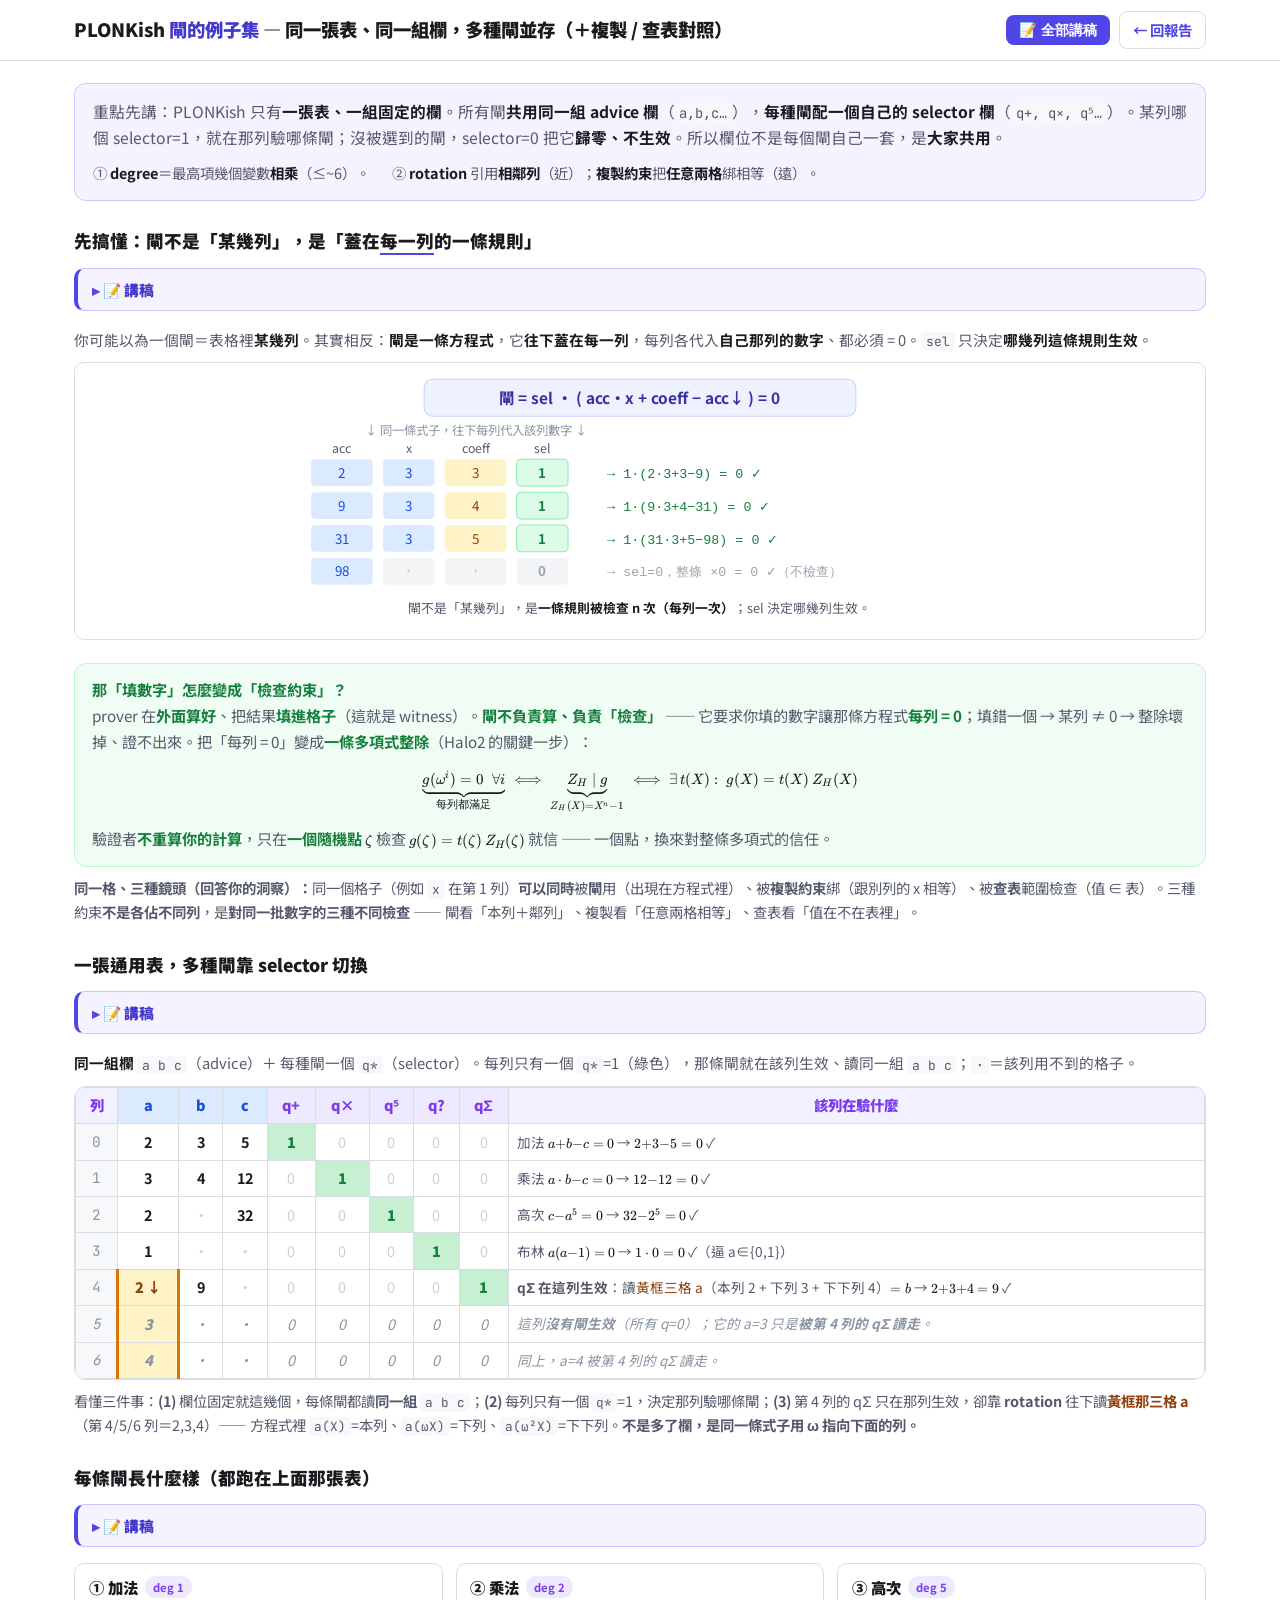
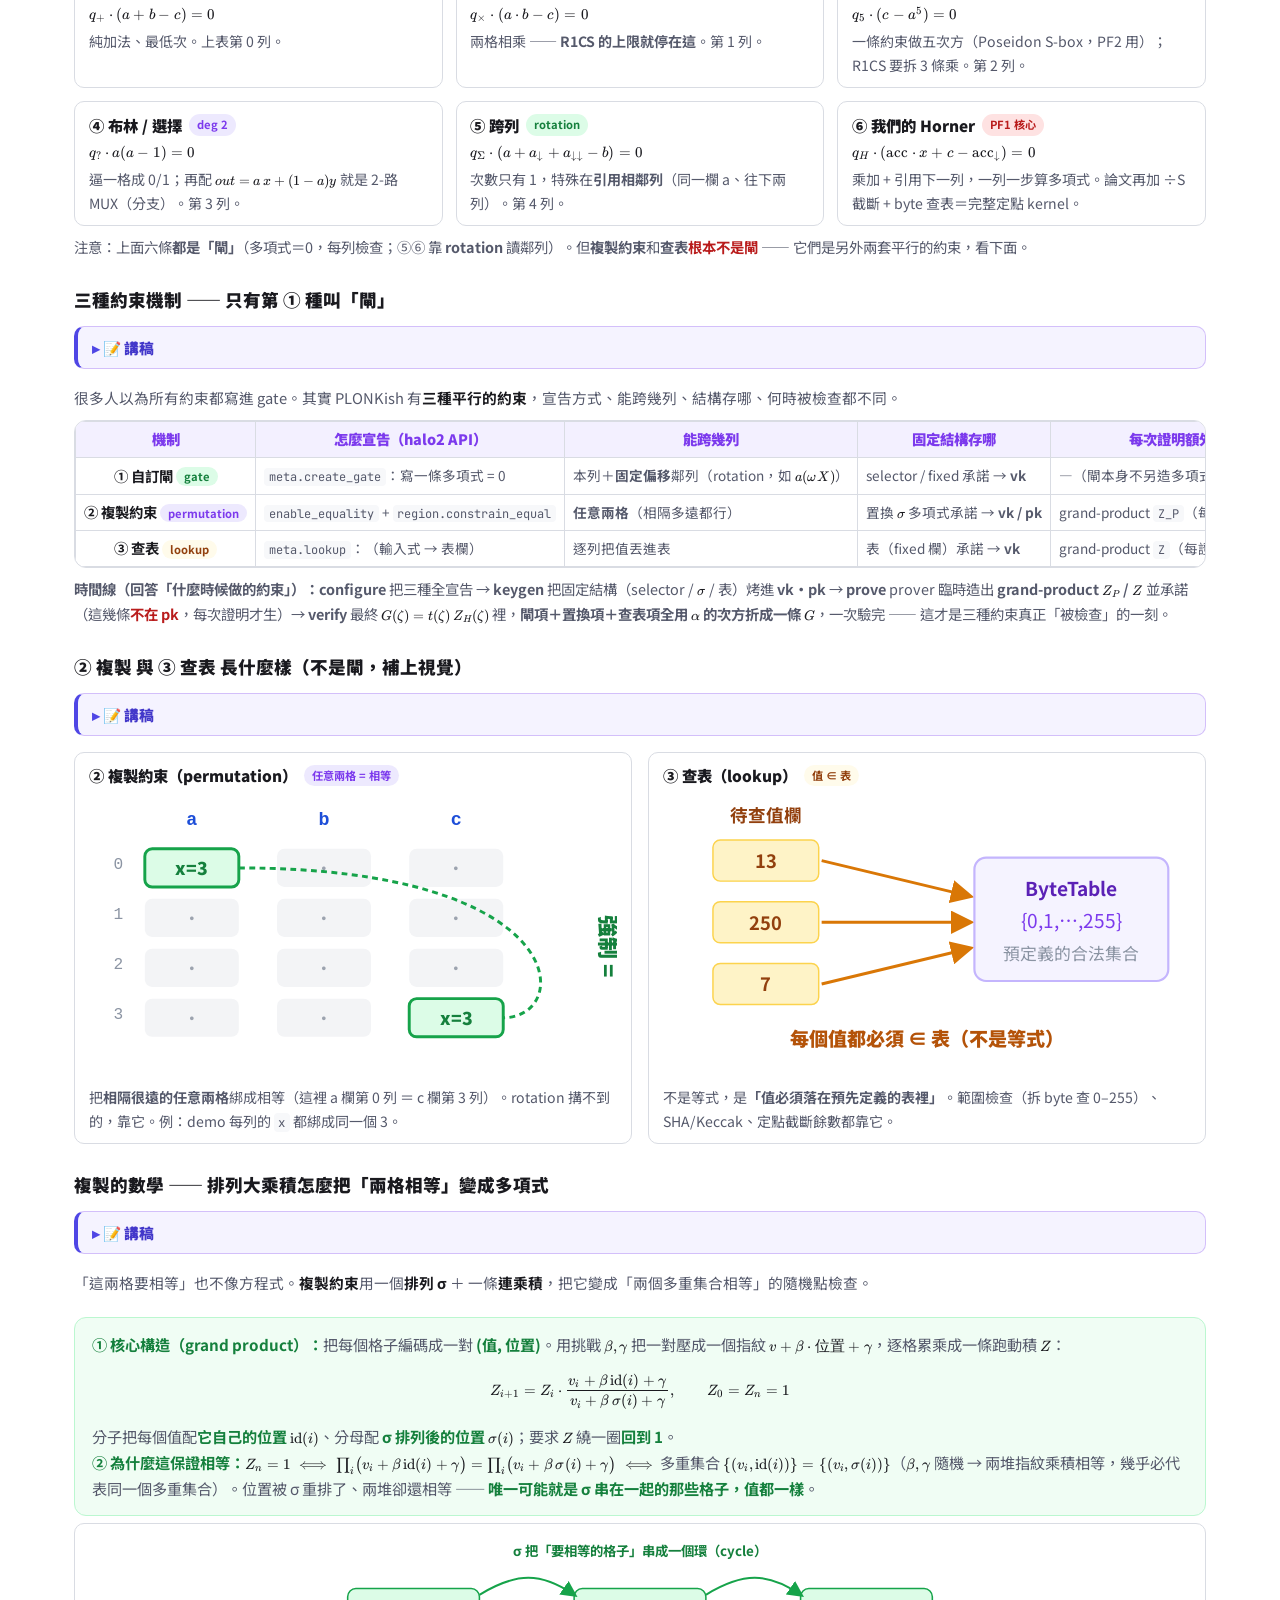
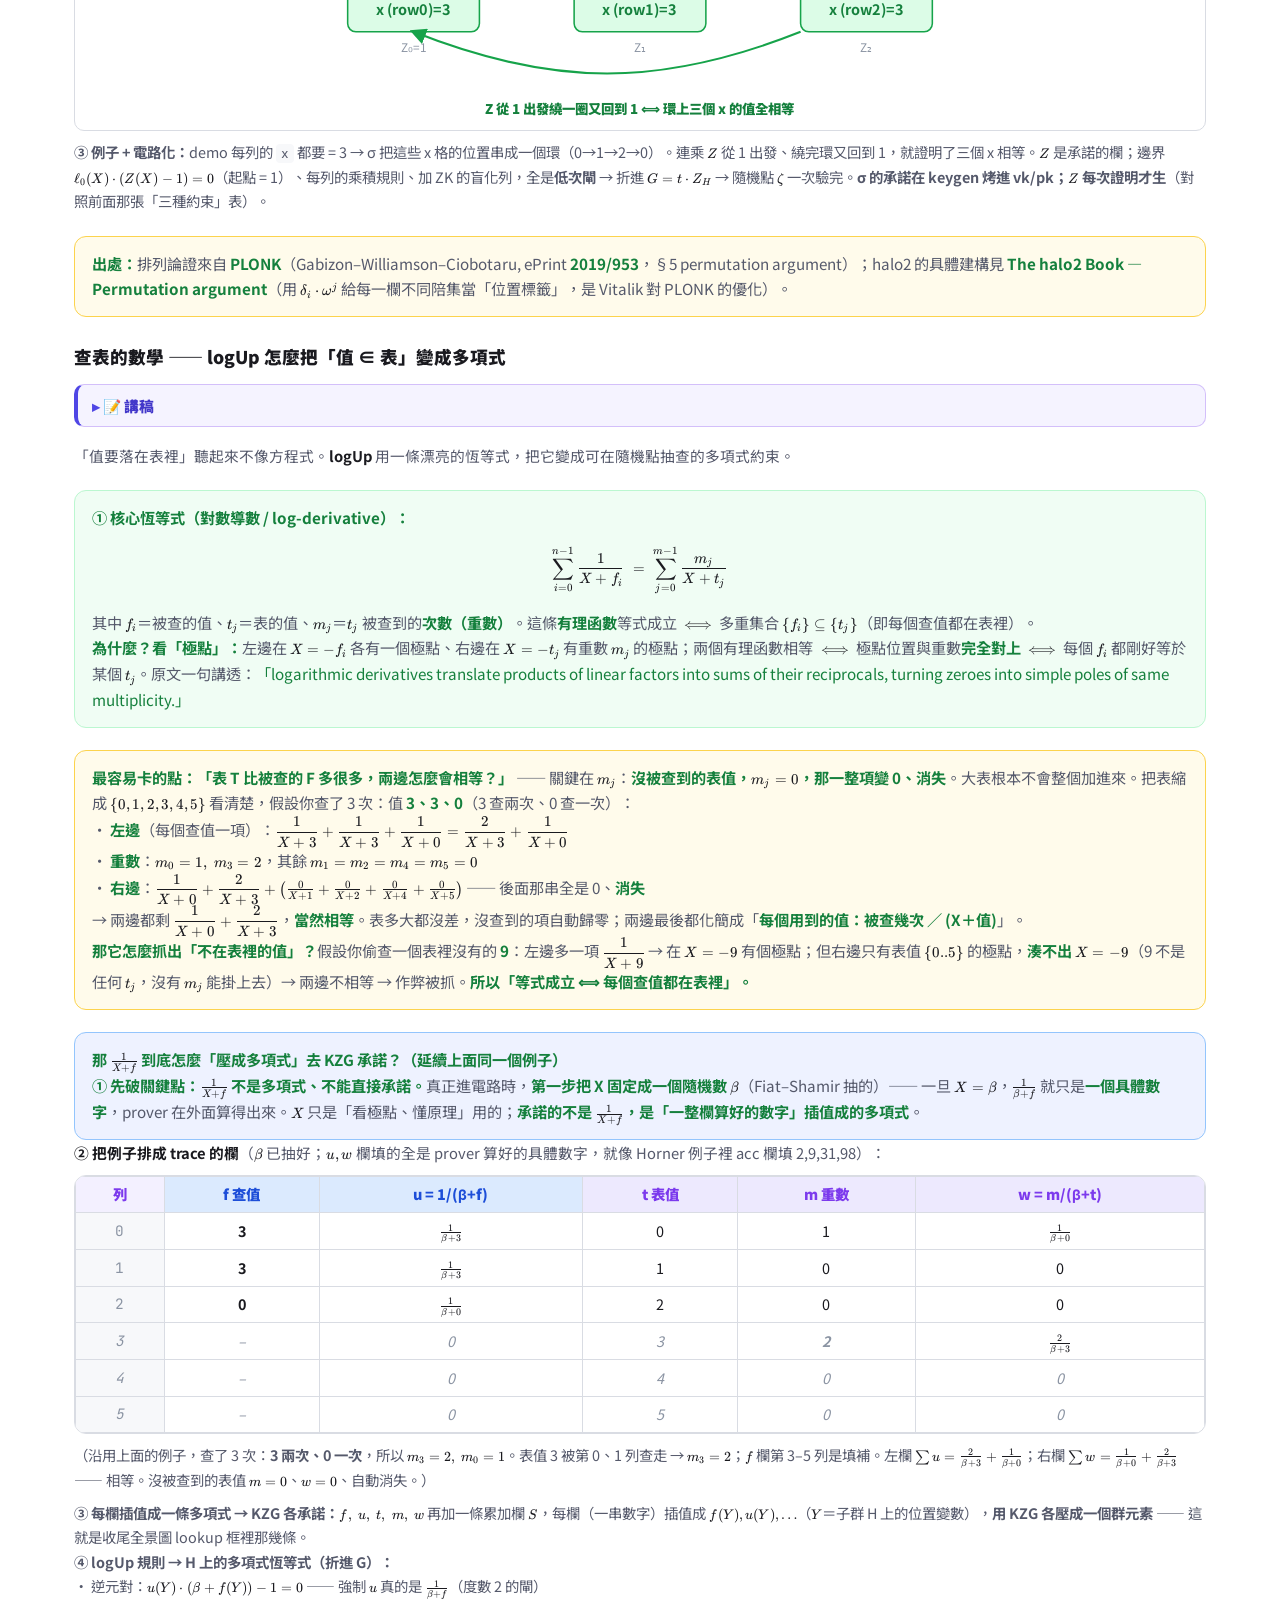
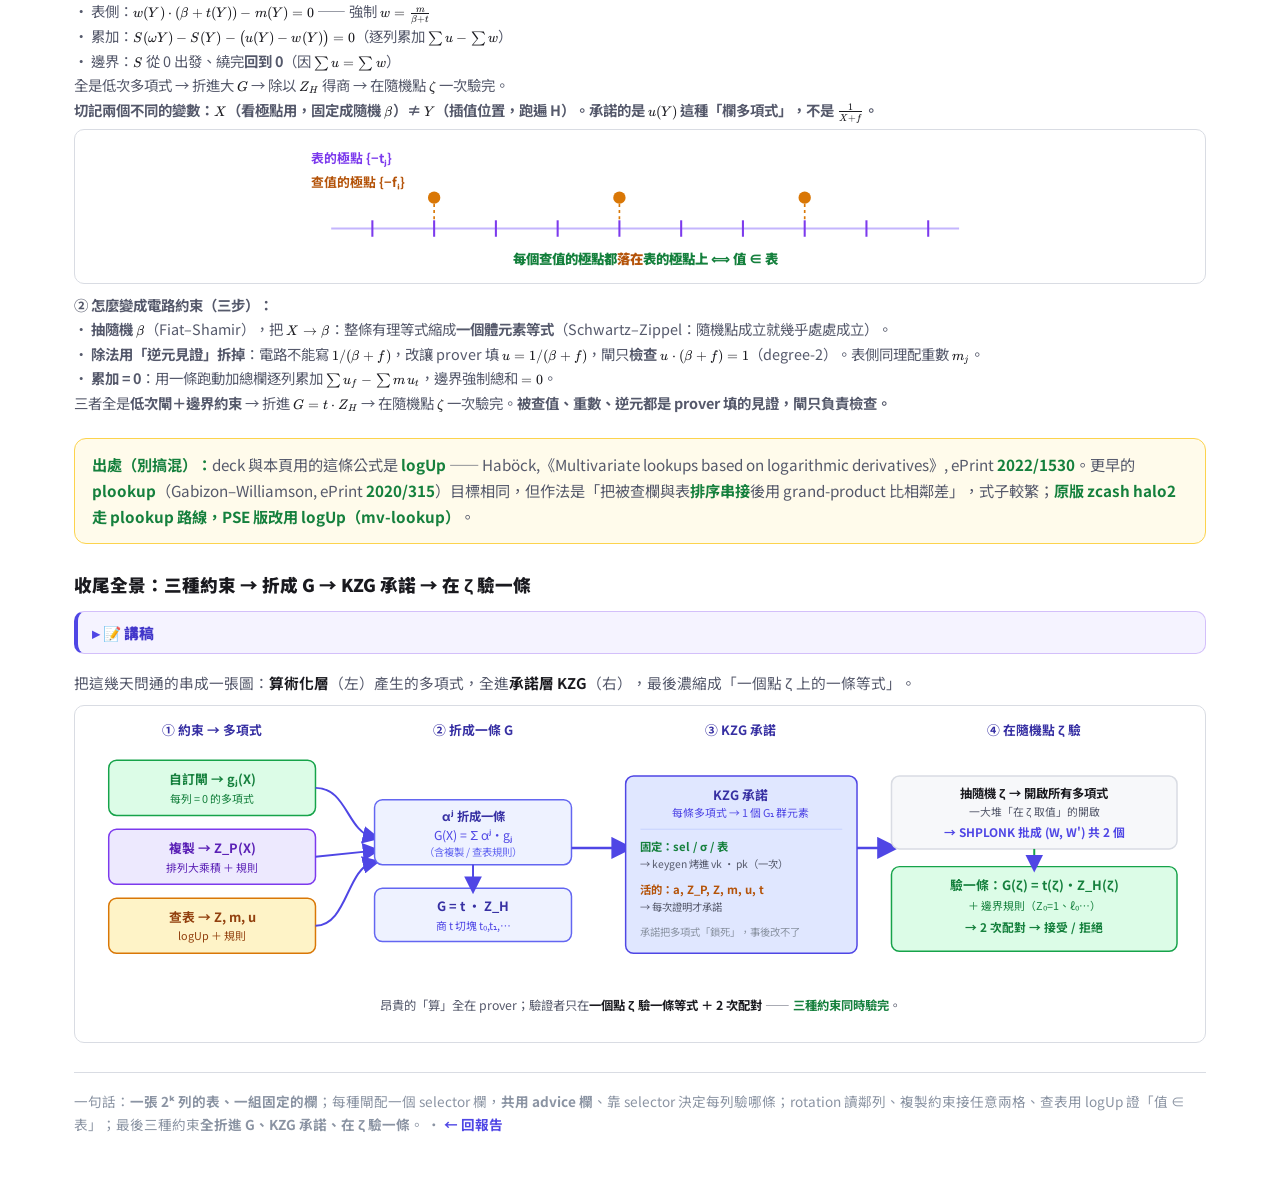
<file: gates.html>
<!DOCTYPE html>
<html lang="zh-Hant">
<head>
<meta charset="UTF-8">
<meta name="viewport" content="width=device-width, initial-scale=1.0">
<title>PLONKish 閘的例子集 — Halo2 技術專題</title>
<!-- same local assets as the deck → offline (file://) OK -->
<link rel="stylesheet" href="assets/fonts/fonts.css">
<link rel="stylesheet" href="assets/katex/katex.min.css">
<script defer src="assets/katex/katex.min.js"></script>
<script defer src="assets/katex/auto-render.min.js"
  onload="renderMathInElement(document.body,{delimiters:[{left:'\\[',right:'\\]',display:true},{left:'\\(',right:'\\)',display:false}],throwOnError:false})"></script>
<style>
:root{
  --bg:#ffffff;--surface:#f7f8fa;--border:#d9dce3;--text:#1a1a1f;--text-dim:#55596b;--text-faint:#8b94a3;
  --accent:#4f46e5;--accent-light:#4338ca;--green:#16a34a;--amber:#d97706;--violet:#7c3aed;
  --font-sans:'Noto Sans TC','Inter',-apple-system,sans-serif;--font-mono:'JetBrains Mono','Fira Code',monospace;
}
*,*::before,*::after{box-sizing:border-box;margin:0;padding:0}
body{font-family:var(--font-sans);background:var(--bg);color:var(--text);line-height:1.7;padding:0 0 4rem}
.wrap{max-width:1180px;margin:0 auto;padding:0 1.5rem}
header{position:sticky;top:0;z-index:10;background:rgba(255,255,255,.92);backdrop-filter:blur(6px);border-bottom:1px solid var(--border);padding:.7rem 0;margin-bottom:1.4rem}
header .wrap{display:flex;align-items:center;justify-content:space-between;gap:1rem;flex-wrap:wrap}
header h1{font-size:1.15rem;font-weight:800}
header h1 .sub{color:var(--accent-light)}
.back{font-size:.9rem;font-weight:700;color:var(--accent);text-decoration:none;border:1px solid var(--border);border-radius:8px;padding:.35rem .8rem;white-space:nowrap}
.back:hover{border-color:var(--accent);background:var(--accent);color:#fff}
.intro{background:#f5f3ff;border:1px solid rgba(124,58,237,.25);border-radius:12px;padding:.9rem 1.1rem;margin-bottom:1.4rem;font-size:.98rem;color:var(--text-dim)}
.intro b{color:var(--text)}
.legend{display:flex;gap:1.4rem;flex-wrap:wrap;margin-top:.55rem;font-size:.9rem}
h2.sec{font-size:1.1rem;font-weight:800;margin:1.6rem 0 .7rem}
.tablecap{font-size:.92rem;color:var(--text-dim);margin-bottom:.6rem}
.tablecap b{color:var(--text)}
/* the one shared table */
.utab-wrap{overflow-x:auto;border:1px solid var(--border);border-radius:12px}
.utab{border-collapse:collapse;width:100%;font-size:.9rem;min-width:760px}
.utab th,.utab td{border:1px solid var(--border);padding:.34rem .5rem;text-align:center;white-space:nowrap}
.utab thead th{background:#f3f0ff;color:var(--violet);font-weight:800}
.utab .grp-adv{background:#dbeafe;color:#1d4ed8}
.utab .grp-sel{background:#ede9fe;color:var(--violet)}
.utab td.rowid{background:#f7f8fa;color:var(--text-faint);font-family:var(--font-mono)}
.utab td.adv{font-weight:700}
.utab td.reads{background:#fef3c7;color:#92400e;font-weight:800;border-left:3px solid #d97706;border-right:3px solid #d97706}
.utab td.on{background:#c7f0d2;color:#15803d;font-weight:800}
.utab td.off{color:#cbd0da}
.utab td.what{text-align:left;color:var(--text-dim);font-size:.85rem}
.utab tr.supply td{color:var(--text-faint);font-style:italic}
.utab td.dot{color:#cbd0da}
.note{font-size:.9rem;color:var(--text-dim);margin-top:.55rem}
.glist{display:grid;grid-template-columns:repeat(auto-fill,minmax(330px,1fr));gap:.8rem;margin-top:.4rem}
.gitem{border:1px solid var(--border);border-radius:10px;padding:.6rem .85rem;background:#fff}
.gitem .gt{font-weight:800;font-size:.96rem;display:flex;gap:.45rem;align-items:center;flex-wrap:wrap}
.gitem .eq{font-size:.95em}
.gitem p{font-size:.88rem;color:var(--text-dim);margin-top:.25rem}
.badge{font-size:.7rem;font-weight:700;padding:.08rem .5rem;border-radius:999px;background:#ede9fe;color:var(--violet)}
.badge.rot{background:#dcfce7;color:#15803d}.badge.lk{background:#fffbeb;color:#92400e}.badge.us{background:#fee2e2;color:#b91c1c}
.cc{background:#f0fdf4;border:1px solid #bbf7d0;border-radius:12px;padding:.85rem 1.05rem;margin-top:1.4rem;font-size:.95rem;color:var(--text-dim)}
.cc b{color:#15803d}
.foot{margin-top:1.8rem;padding-top:1.1rem;border-top:1px solid var(--border);color:var(--text-faint);font-size:.85rem}
code{font-family:var(--font-mono);background:var(--surface);padding:.05rem .3rem;border-radius:4px;font-size:.88em}
.katex{font-size:1.0em;color:var(--text)}
a.in{color:var(--accent);font-weight:700;text-decoration:none}
/* 講稿 lecture notes */
details.lecture{background:#f5f3ff;border:1px solid rgba(124,58,237,.28);border-left:4px solid var(--accent);border-radius:10px;margin:.1rem 0 1rem}
details.lecture>summary{cursor:pointer;list-style:none;padding:.5rem .9rem;font-weight:800;font-size:.92rem;color:var(--accent-light);user-select:none}
details.lecture>summary::-webkit-details-marker{display:none}
details.lecture>summary::before{content:"▸ ";color:var(--accent)}
details.lecture[open]>summary::before{content:"▾ "}
details.lecture .body{padding:.1rem .95rem .85rem;font-size:.95rem;line-height:1.85;color:#1e1e24;white-space:pre-line}
.notetoggle{font-size:.9rem;font-weight:700;color:#fff;background:var(--accent);border:none;border-radius:8px;padding:.35rem .8rem;cursor:pointer;white-space:nowrap}
.notetoggle:hover{background:var(--accent-light)}
</style>
</head>
<body>
<header><div class="wrap">
  <h1>PLONKish <span class="sub">閘的例子集</span> — 同一張表、同一組欄，多種閘並存（＋複製 / 查表對照）</h1>
  <div style="display:flex;gap:.6rem;align-items:center">
    <button class="notetoggle" id="toggleNotes">📝 全部講稿</button>
    <a class="back" href="index.html">← 回報告</a>
  </div>
</div></header>

<div class="wrap">
  <div class="intro">
    重點先講：PLONKish 只有<b>一張表、一組固定的欄</b>。所有閘<b>共用同一組 advice 欄</b>（<code>a,b,c…</code>），<b>每種閘配一個自己的 selector 欄</b>（<code>q+, q×, q⁵…</code>）。某列哪個 selector=1，就在那列驗哪條閘；沒被選到的閘，selector=0 把它<b>歸零、不生效</b>。所以欄位不是每個閘自己一套，是<b>大家共用</b>。
    <div class="legend">
      <span>① <b>degree</b>＝最高項幾個變數<b>相乘</b>（≤~6）。</span>
      <span>② <b>rotation</b> 引用<b>相鄰列</b>（近）；<b>複製約束</b>把<b>任意兩格</b>綁相等（遠）。</span>
    </div>
  </div>

  <h2 class="sec">先搞懂：閘不是「某幾列」，是「蓋在<span style="border-bottom:2.5px solid var(--accent)">每一列</span>的一條規則」</h2>
  <details class="lecture"><summary>📝 講稿</summary><div class="body">這頁要先打掉一個最常見的誤解。
很多人以為一個閘就是表格裡「某幾列」。其實完全相反：閘是一條方程式，它往下蓋在每一列，每列各自代入自己那列的數字、都必須等於零。
看這張圖：同一條式子 sel·(acc·x + coeff − 下一列 acc)，從上往下，第 0 列代 2、3、3、1 算出來是零，第 1 列代 9、3、4、1 也是零，一路到第 3 列 sel=0、整條乘零自動跳過。所以閘不是佔了哪幾列，是一條規則被檢查 n 次、每列一次；sel 只決定哪幾列這條規則生效。
接著回答「填數字怎麼變成檢查約束」：prover 在電路外把答案算好、填進格子，這就是 witness；閘不負責算、只負責檢查 —— 它要求你填的數字讓方程式每列為零。把「每列為零」整理成一條多項式整除，就是 Z_H 整除 g、也就是存在商 t；驗證者不重算你的計算，只在一個隨機點 ζ 驗一條就信。
最後那個洞察很重要：同一個格子可以同時被閘用、被複製約束綁、被查表檢查 —— 三種約束不是各佔不同列，是對同一批數字的三種不同檢查。</div></details>
  <div class="tablecap">你可能以為一個閘＝表格裡<b>某幾列</b>。其實相反：<b>閘是一條方程式</b>，它<b>往下蓋在每一列</b>，每列各代入<b>自己那列的數字</b>、都必須 = 0。<code>sel</code> 只決定<b>哪幾列這條規則生效</b>。</div>
  <div class="gitem" style="max-width:none;margin-bottom:.8rem">
    <svg viewBox="0 0 720 250" role="img" aria-label="一條閘方程式蓋在每一列" style="width:100%;max-width:740px;height:auto;display:block;margin:0 auto">
      <rect x="150" y="6" width="420" height="36" rx="8" fill="#eef2ff" stroke="#c7d2fe"/>
      <text x="360" y="30" font-size="15" text-anchor="middle" fill="#3730a3" font-weight="700">閘 = sel · ( acc·x + coeff − acc↓ ) = 0</text>
      <text x="200" y="60" font-size="12" text-anchor="middle" fill="#8b94a3">↓ 同一條式子，往下每列代入該列數字 ↓</text>
      <g font-size="12" text-anchor="middle" fill="#55596b"><text x="70" y="78">acc</text><text x="135" y="78">x</text><text x="200" y="78">coeff</text><text x="265" y="78">sel</text></g>
      <g text-anchor="middle" font-size="13">
        <rect x="40" y="84" width="60" height="26" rx="4" fill="#dbeafe"/><text x="70" y="102" fill="#1d4ed8">2</text>
        <rect x="110" y="84" width="50" height="26" rx="4" fill="#dbeafe"/><text x="135" y="102" fill="#1d4ed8">3</text>
        <rect x="170" y="84" width="60" height="26" rx="4" fill="#fef3c7"/><text x="200" y="102" fill="#92400e">3</text>
        <rect x="240" y="84" width="50" height="26" rx="4" fill="#dcfce7" stroke="#86efac"/><text x="265" y="102" fill="#15803d" font-weight="700">1</text>
        <rect x="40" y="116" width="60" height="26" rx="4" fill="#dbeafe"/><text x="70" y="134" fill="#1d4ed8">9</text>
        <rect x="110" y="116" width="50" height="26" rx="4" fill="#dbeafe"/><text x="135" y="134" fill="#1d4ed8">3</text>
        <rect x="170" y="116" width="60" height="26" rx="4" fill="#fef3c7"/><text x="200" y="134" fill="#92400e">4</text>
        <rect x="240" y="116" width="50" height="26" rx="4" fill="#dcfce7" stroke="#86efac"/><text x="265" y="134" fill="#15803d" font-weight="700">1</text>
        <rect x="40" y="148" width="60" height="26" rx="4" fill="#dbeafe"/><text x="70" y="166" fill="#1d4ed8">31</text>
        <rect x="110" y="148" width="50" height="26" rx="4" fill="#dbeafe"/><text x="135" y="166" fill="#1d4ed8">3</text>
        <rect x="170" y="148" width="60" height="26" rx="4" fill="#fef3c7"/><text x="200" y="166" fill="#92400e">5</text>
        <rect x="240" y="148" width="50" height="26" rx="4" fill="#dcfce7" stroke="#86efac"/><text x="265" y="166" fill="#15803d" font-weight="700">1</text>
        <rect x="40" y="180" width="60" height="26" rx="4" fill="#dbeafe"/><text x="70" y="198" fill="#1d4ed8">98</text>
        <rect x="110" y="180" width="50" height="26" rx="4" fill="#f3f4f6"/><text x="135" y="198" fill="#cbd0da">·</text>
        <rect x="170" y="180" width="60" height="26" rx="4" fill="#f3f4f6"/><text x="200" y="198" fill="#cbd0da">·</text>
        <rect x="240" y="180" width="50" height="26" rx="4" fill="#f3f4f6"/><text x="265" y="198" fill="#9ca3af" font-weight="700">0</text>
      </g>
      <g font-size="13" font-family="monospace">
        <text x="328" y="102" fill="#15803d">→ 1·(2·3+3−9) = 0 ✓</text>
        <text x="328" y="134" fill="#15803d">→ 1·(9·3+4−31) = 0 ✓</text>
        <text x="328" y="166" fill="#15803d">→ 1·(31·3+5−98) = 0 ✓</text>
        <text x="328" y="198" fill="#9ca3af">→ sel=0，整條 ×0 = 0 ✓（不檢查）</text>
      </g>
      <text x="360" y="234" font-size="12.5" text-anchor="middle" fill="#55596b">閘不是「某幾列」，是<tspan font-weight="700" fill="#1a1a1f">一條規則被檢查 n 次（每列一次）</tspan>；sel 決定哪幾列生效。</text>
    </svg>
  </div>
  <div class="cc">
    <b>那「填數字」怎麼變成「檢查約束」？</b><br>
    prover 在<b>外面算好</b>、把結果<b>填進格子</b>（這就是 witness）。<b>閘不負責算、負責「檢查」</b> —— 它要求你填的數字讓那條方程式<b>每列 = 0</b>；填錯一個 → 某列 ≠ 0 → 整除壞掉、證不出來。把「每列 = 0」變成<b>一條多項式整除</b>（Halo2 的關鍵一步）：
    \[ \underbrace{g(\omega^i)=0\ \ \forall i}_{\text{每列都滿足}}\iff \underbrace{Z_H \mid g}_{Z_H(X)=X^{n}-1}\iff \exists\,t(X):\ g(X)=t(X)\,Z_H(X) \]
    驗證者<b>不重算你的計算</b>，只在<b>一個隨機點 \(\zeta\)</b> 檢查 \(g(\zeta)=t(\zeta)\,Z_H(\zeta)\) 就信 —— 一個點，換來對整條多項式的信任。
  </div>
  <div class="note"><b>同一格、三種鏡頭（回答你的洞察）：</b>同一個格子（例如 <code>x</code> 在第 1 列）<b>可以同時</b>被<b>閘</b>用（出現在方程式裡）、被<b>複製約束</b>綁（跟別列的 x 相等）、被<b>查表</b>範圍檢查（值 ∈ 表）。三種約束<b>不是各佔不同列</b>，是<b>對同一批數字的三種不同檢查</b> —— 閘看「本列＋鄰列」、複製看「任意兩格相等」、查表看「值在不在表裡」。</div>

  <h2 class="sec">一張通用表，多種閘靠 selector 切換</h2>
  <details class="lecture"><summary>📝 講稿</summary><div class="body">這張表想說的是：PLONKish 只有一張表、一組固定的欄，所有閘共用同一組 advice 欄 a、b、c，每種閘配一個自己的 selector。
看表：每一列只有一個 q 是 1（綠色），那條閘就在那列生效、讀同一組 a b c。第 0 列 q+ 開，驗加法 2+3−5=0；第 1 列 q× 開，驗乘法；第 2 列 q⁵；第 3 列布林。
第 4 列最值得講：qΣ 在那列生效，但它靠 rotation 往下讀黃框三格 a —— 本列 2、下列 3、下下列 4，加起來等於 b=9。第 5、6 列本身沒有閘生效，它們的 a 只是被第 4 列讀走。
所以結論：不是每個閘自己一套欄，是大家共用一組；多出來的不是欄，是同一條式子用 ω 指到下面的列（a(X) 本列、a(ωX) 下列、a(ω²X) 下下列）。</div></details>
  <div class="tablecap"><b>同一組欄</b> <code>a b c</code>（advice）＋ 每種閘一個 <code>q*</code>（selector）。每列只有一個 <code>q*</code>=1（綠色），那條閘就在該列生效、讀同一組 <code>a b c</code>；<code>·</code>＝該列用不到的格子。</div>
  <div class="utab-wrap"><table class="utab">
    <thead><tr>
      <th>列</th><th class="grp-adv">a</th><th class="grp-adv">b</th><th class="grp-adv">c</th>
      <th class="grp-sel">q+</th><th class="grp-sel">q×</th><th class="grp-sel">q⁵</th><th class="grp-sel">q?</th><th class="grp-sel">qΣ</th>
      <th>該列在驗什麼</th>
    </tr></thead>
    <tbody>
      <tr><td class="rowid">0</td><td class="adv">2</td><td class="adv">3</td><td class="adv">5</td><td class="on">1</td><td class="off">0</td><td class="off">0</td><td class="off">0</td><td class="off">0</td><td class="what">加法 \(a{+}b{-}c=0\) → \(2{+}3{-}5=0\) ✓</td></tr>
      <tr><td class="rowid">1</td><td class="adv">3</td><td class="adv">4</td><td class="adv">12</td><td class="off">0</td><td class="on">1</td><td class="off">0</td><td class="off">0</td><td class="off">0</td><td class="what">乘法 \(a\cdot b{-}c=0\) → \(12{-}12=0\) ✓</td></tr>
      <tr><td class="rowid">2</td><td class="adv">2</td><td class="dot">·</td><td class="adv">32</td><td class="off">0</td><td class="off">0</td><td class="on">1</td><td class="off">0</td><td class="off">0</td><td class="what">高次 \(c{-}a^{5}=0\) → \(32{-}2^5=0\) ✓</td></tr>
      <tr><td class="rowid">3</td><td class="adv">1</td><td class="dot">·</td><td class="dot">·</td><td class="off">0</td><td class="off">0</td><td class="off">0</td><td class="on">1</td><td class="off">0</td><td class="what">布林 \(a(a{-}1)=0\) → \(1\cdot0=0\) ✓（逼 a∈{0,1}）</td></tr>
      <tr><td class="rowid">4</td><td class="adv reads">2 ↓</td><td class="adv">9</td><td class="dot">·</td><td class="off">0</td><td class="off">0</td><td class="off">0</td><td class="off">0</td><td class="on">1</td><td class="what"><b>qΣ 在這列生效</b>：讀<span style="color:#92400e">黃框三格 a</span>（本列 2 + 下列 3 + 下下列 4）\(=b\) → \(2{+}3{+}4=9\) ✓</td></tr>
      <tr class="supply"><td class="rowid">5</td><td class="adv reads">3</td><td class="dot">·</td><td class="dot">·</td><td class="off">0</td><td class="off">0</td><td class="off">0</td><td class="off">0</td><td class="off">0</td><td class="what">這列<b>沒有閘生效</b>（所有 q=0）；它的 a=3 只是<b>被第 4 列的 qΣ 讀走</b>。</td></tr>
      <tr class="supply"><td class="rowid">6</td><td class="adv reads">4</td><td class="dot">·</td><td class="dot">·</td><td class="off">0</td><td class="off">0</td><td class="off">0</td><td class="off">0</td><td class="off">0</td><td class="what">同上，a=4 被第 4 列的 qΣ 讀走。</td></tr>
    </tbody>
  </table></div>
  <div class="note">看懂三件事：<b>(1)</b> 欄位固定就這幾個，每條閘都讀<b>同一組</b> <code>a b c</code>；<b>(2)</b> 每列只有一個 <code>q*</code>=1，決定那列驗哪條閘；<b>(3)</b> 第 4 列的 qΣ 只在那列生效，卻靠 <b>rotation</b> 往下讀<b style="color:#92400e">黃框那三格 a</b>（第 4/5/6 列＝2,3,4）—— 方程式裡 <code>a(X)</code>=本列、<code>a(ωX)</code>=下列、<code>a(ω²X)</code>=下下列。<b>不是多了欄，是同一條式子用 ω 指向下面的列。</b></div>

  <h2 class="sec">每條閘長什麼樣（都跑在上面那張表）</h2>
  <details class="lecture"><summary>📝 講稿</summary><div class="body">這裡把六條閘並排，全都跑在剛剛那張表上。
加法 degree 1、乘法 degree 2 —— 乘法就是 R1CS 的上限，它只能到兩格相乘。高次那條一條約束做五次方，Poseidon 的 S-box 就靠它，R1CS 得拆三條乘。布林逼一格成 0 或 1，再配一條就成 2-路 MUX、做分支。跨列那條次數只有 1，特別在它引用相鄰列。最後一條是我們論文 PF1 的核心 Horner 閘，乘加再讀下一列。
關鍵一句：這六條都是「閘」 —— 多項式等於零、每列檢查（⑤⑥ 靠 rotation 讀鄰列）。但複製約束和查表根本不是閘，它們是另外兩套平行的約束，下一段講。</div></details>
  <div class="glist">
    <div class="gitem"><div class="gt">① 加法 <span class="badge">deg 1</span></div><div class="eq">\(q_{+}\cdot(a+b-c)=0\)</div><p>純加法、最低次。上表第 0 列。</p></div>
    <div class="gitem"><div class="gt">② 乘法 <span class="badge">deg 2</span></div><div class="eq">\(q_{\times}\cdot(a\cdot b-c)=0\)</div><p>兩格相乘 —— <b>R1CS 的上限就停在這</b>。第 1 列。</p></div>
    <div class="gitem"><div class="gt">③ 高次 <span class="badge">deg 5</span></div><div class="eq">\(q_{5}\cdot(c-a^{5})=0\)</div><p>一條約束做五次方（Poseidon S-box，PF2 用）；R1CS 要拆 3 條乘。第 2 列。</p></div>
    <div class="gitem"><div class="gt">④ 布林 / 選擇 <span class="badge">deg 2</span></div><div class="eq">\(q_{?}\cdot a(a-1)=0\)</div><p>逼一格成 0/1；再配 \(out=a\,x+(1-a)y\) 就是 2-路 MUX（分支）。第 3 列。</p></div>
    <div class="gitem"><div class="gt">⑤ 跨列 <span class="badge rot">rotation</span></div><div class="eq">\(q_{\Sigma}\cdot(a+a_{\downarrow}+a_{\downarrow\downarrow}-b)=0\)</div><p>次數只有 1，特殊在<b>引用相鄰列</b>（同一欄 a、往下兩列）。第 4 列。</p></div>
    <div class="gitem"><div class="gt">⑥ 我們的 Horner <span class="badge us">PF1 核心</span></div><div class="eq">\(q_{H}\cdot(\mathrm{acc}\cdot x+c-\mathrm{acc}_{\downarrow})=0\)</div><p>乘加 + 引用下一列，一列一步算多項式。論文再加 ÷S 截斷 + byte 查表＝完整定點 kernel。</p></div>
  </div>
  <div class="note">注意：上面六條<b>都是「閘」</b>（多項式＝0，每列檢查；⑤⑥ 靠 <b>rotation</b> 讀鄰列）。但<b>複製約束</b>和<b>查表</b><b style="color:#b91c1c">根本不是閘</b> —— 它們是另外兩套平行的約束，看下面。</div>

  <h2 class="sec">三種約束機制 —— 只有第 ① 種叫「閘」</h2>
  <details class="lecture"><summary>📝 講稿</summary><div class="body">這張表把三種約束擺在一起對照，重點是只有第一種叫「閘」。
自訂閘：用 create_gate 寫一條多項式等於零，能讀本列加固定偏移的鄰列，固定結構烤進 vk，本身不另外造多項式。
複製約束：用 enable_equality 加 constrain_equal，能綁任意兩格、相隔多遠都行，結構是置換 σ，但每次證明會臨時造一條 grand-product Z_P。
查表：用 meta.lookup，逐列把值丟進表，表存在 fixed 欄，每次證明也造一條 grand-product。
底下那條時間線是回答「約束什麼時候做的」：configure 宣告三種 → keygen 把固定結構烤進 vk·pk → prove 才臨時生出那幾條 grand-product 並承諾（它們不在 pk）→ 最後 verify 把閘項、置換項、查表項全用 α 的次方折成一條 G、一次驗完 —— 那才是三種約束真正「被檢查」的一刻。</div></details>
  <div class="tablecap">很多人以為所有約束都寫進 gate。其實 PLONKish 有<b>三種平行的約束</b>，宣告方式、能跨幾列、結構存哪、何時被檢查都不同。</div>
  <div class="utab-wrap"><table class="utab">
    <thead><tr><th>機制</th><th>怎麼宣告（halo2 API）</th><th>能跨幾列</th><th>固定結構存哪</th><th>每次證明額外產生</th></tr></thead>
    <tbody>
      <tr><td><b>① 自訂閘</b> <span class="badge rot">gate</span></td><td class="what"><code>meta.create_gate</code>：寫一條多項式 = 0</td><td class="what">本列＋<b>固定偏移</b>鄰列（rotation，如 \(a(\omega X)\)）</td><td class="what">selector / fixed 承諾 → <b>vk</b></td><td class="what">—（閘本身不另造多項式）</td></tr>
      <tr><td><b>② 複製約束</b> <span class="badge">permutation</span></td><td class="what"><code>enable_equality</code> + <code>region.constrain_equal</code></td><td class="what"><b>任意兩格</b>（相隔多遠都行）</td><td class="what">置換 \(\sigma\) 多項式承諾 → <b>vk / pk</b></td><td class="what">grand-product <code>Z_P</code>（每證明承諾一次）</td></tr>
      <tr><td><b>③ 查表</b> <span class="badge lk">lookup</span></td><td class="what"><code>meta.lookup</code>：（輸入式 → 表欄）</td><td class="what">逐列把值丟進表</td><td class="what">表（fixed 欄）承諾 → <b>vk</b></td><td class="what">grand-product <code>Z</code>（每證明承諾一次）</td></tr>
    </tbody>
  </table></div>
  <div class="note"><b>時間線（回答「什麼時候做的約束」）：</b><b>configure</b> 把三種全宣告 → <b>keygen</b> 把固定結構（selector / \(\sigma\) / 表）烤進 <b>vk·pk</b> → <b>prove</b> prover 臨時造出 <b>grand-product \(Z_P\) / \(Z\)</b> 並承諾（這幾條<b style="color:#b91c1c">不在 pk</b>，每次證明才生）→ <b>verify</b> 最終 <b>\(G(\zeta)=t(\zeta)\,Z_H(\zeta)\)</b> 裡，<b>閘項＋置換項＋查表項全用 \(\alpha\) 的次方折成一條 \(G\)</b>，一次驗完 —— 這才是三種約束真正「被檢查」的一刻。</div>

  <h2 class="sec">② 複製 與 ③ 查表 長什麼樣（不是閘，補上視覺）</h2>
  <details class="lecture"><summary>📝 講稿</summary><div class="body">這兩張圖把「不是閘」的那兩種補上視覺。
複製約束：把相隔很遠的任意兩格綁成相等 —— 圖裡是 a 欄第 0 列等於 c 欄第 3 列，rotation 搆不到的距離就靠它。demo 裡每列的 x 都綁成同一個 3，就是它做的。
查表：不是等式，是「值必須落在預定義的表裡」。圖裡三個待查值 13、250、7 都要落在 ByteTable 0 到 255 裡。範圍檢查、SHA、定點截斷的餘數都靠它。
這兩個的數學，接下來兩段分別拆開講。</div></details>
  <div style="display:grid;grid-template-columns:1fr 1fr;gap:1rem">
    <div class="gitem">
      <div class="gt">② 複製約束（permutation）<span class="badge">任意兩格 = 相等</span></div>
      <svg viewBox="0 0 360 196" role="img" aria-label="複製約束：把任意兩格綁相等" style="width:100%;height:auto;display:block;margin:.3rem 0">
        <g font-size="12.5" text-anchor="middle" font-family="monospace">
          <text x="70" y="22" fill="#1d4ed8" font-weight="700">a</text><text x="160" y="22" fill="#1d4ed8" font-weight="700">b</text><text x="250" y="22" fill="#1d4ed8" font-weight="700">c</text>
        </g>
        <g font-size="12" text-anchor="middle">
          <!-- row labels -->
          <g fill="#8b94a3" font-family="monospace" font-size="11"><text x="20" y="52">0</text><text x="20" y="86">1</text><text x="20" y="120">2</text><text x="20" y="154">3</text></g>
          <!-- cells -->
          <rect x="38" y="38" width="64" height="26" rx="5" fill="#dcfce7" stroke="#16a34a" stroke-width="2"/><text x="70" y="56" fill="#15803d" font-weight="800">x=3</text>
          <rect x="128" y="38" width="64" height="26" rx="5" fill="#f3f4f6"/><text x="160" y="56" fill="#9ca3af">·</text>
          <rect x="218" y="38" width="64" height="26" rx="5" fill="#f3f4f6"/><text x="250" y="56" fill="#9ca3af">·</text>
          <rect x="38" y="72" width="64" height="26" rx="5" fill="#f3f4f6"/><text x="70" y="90" fill="#9ca3af">·</text>
          <rect x="128" y="72" width="64" height="26" rx="5" fill="#f3f4f6"/><text x="160" y="90" fill="#9ca3af">·</text>
          <rect x="218" y="72" width="64" height="26" rx="5" fill="#f3f4f6"/><text x="250" y="90" fill="#9ca3af">·</text>
          <rect x="38" y="106" width="64" height="26" rx="5" fill="#f3f4f6"/><text x="70" y="124" fill="#9ca3af">·</text>
          <rect x="128" y="106" width="64" height="26" rx="5" fill="#f3f4f6"/><text x="160" y="124" fill="#9ca3af">·</text>
          <rect x="218" y="106" width="64" height="26" rx="5" fill="#f3f4f6"/><text x="250" y="124" fill="#9ca3af">·</text>
          <rect x="38" y="140" width="64" height="26" rx="5" fill="#f3f4f6"/><text x="70" y="158" fill="#9ca3af">·</text>
          <rect x="128" y="140" width="64" height="26" rx="5" fill="#f3f4f6"/><text x="160" y="158" fill="#9ca3af">·</text>
          <rect x="218" y="140" width="64" height="26" rx="5" fill="#dcfce7" stroke="#16a34a" stroke-width="2"/><text x="250" y="158" fill="#15803d" font-weight="800">x=3</text>
        </g>
        <path d="M102,51 C330,51 330,153 282,153" fill="none" stroke="#16a34a" stroke-width="2" stroke-dasharray="4 3"/>
        <text x="348" y="104" fill="#15803d" font-size="15" font-weight="800" text-anchor="middle" transform="rotate(90 348 104)">強制 =</text>
      </svg>
      <p>把<b>相隔很遠的任意兩格</b>綁成相等（這裡 a 欄第 0 列 ＝ c 欄第 3 列）。rotation 搆不到的，靠它。例：demo 每列的 <code>x</code> 都綁成同一個 3。</p>
    </div>
    <div class="gitem">
      <div class="gt">③ 查表（lookup）<span class="badge lk">值 ∈ 表</span></div>
      <svg viewBox="0 0 360 196" role="img" aria-label="查表：值必須落在預定義表裡" style="width:100%;height:auto;display:block;margin:.3rem 0">
        <text x="70" y="20" font-size="12" text-anchor="middle" fill="#92400e" font-weight="700">待查值欄</text>
        <g font-size="12.5" text-anchor="middle">
          <rect x="34" y="32" width="72" height="28" rx="5" fill="#fef3c7" stroke="#fcd34d"/><text x="70" y="51" fill="#92400e" font-weight="700">13</text>
          <rect x="34" y="74" width="72" height="28" rx="5" fill="#fef3c7" stroke="#fcd34d"/><text x="70" y="93" fill="#92400e" font-weight="700">250</text>
          <rect x="34" y="116" width="72" height="28" rx="5" fill="#fef3c7" stroke="#fcd34d"/><text x="70" y="135" fill="#92400e" font-weight="700">7</text>
        </g>
        <g stroke="#d97706" stroke-width="2" fill="none" marker-end="url(#ar2)">
          <line x1="108" y1="46" x2="208" y2="70"/><line x1="108" y1="88" x2="208" y2="88"/><line x1="108" y1="130" x2="208" y2="106"/>
        </g>
        <defs><marker id="ar2" markerWidth="8" markerHeight="8" refX="6" refY="4" orient="auto"><path d="M0,0 L8,4 L0,8 z" fill="#d97706"/></marker></defs>
        <rect x="212" y="44" width="132" height="84" rx="8" fill="#f5f3ff" stroke="#c4b5fd" stroke-width="1.5"/>
        <text x="278" y="70" font-size="13" text-anchor="middle" fill="#5b21b6" font-weight="700">ByteTable</text>
        <text x="278" y="92" font-size="13" text-anchor="middle" fill="#7c3aed">{0,1,…,255}</text>
        <text x="278" y="114" font-size="11.5" text-anchor="middle" fill="#8b94a3">預定義的合法集合</text>
        <text x="180" y="172" font-size="13" text-anchor="middle" fill="#b45309" font-weight="800">每個值都必須 ∈ 表（不是等式）</text>
      </svg>
      <p>不是等式，是<b>「值必須落在預先定義的表裡」</b>。範圍檢查（拆 byte 查 0–255）、SHA/Keccak、定點截斷餘數都靠它。</p>
    </div>
  </div>

  <h2 class="sec">複製的數學 —— 排列大乘積怎麼把「兩格相等」變成多項式</h2>
  <details class="lecture"><summary>📝 講稿</summary><div class="body">複製約束怎麼把「兩格相等」變成多項式？用一個排列 σ 加一條連乘積。
核心構造：把每個格子編碼成一對（值, 位置），用兩個隨機挑戰 β、γ 壓成一個指紋，逐格累乘成一條跑動積 Z，要求 Z 從 1 出發、繞一圈回到 1。分子把每個值配它自己的位置，分母配 σ 重排後的位置。
為什麼這保證相等：Z 回到 1 等價於分子連乘等於分母連乘，等價於兩個多重集合相等；位置被 σ 重排了、兩堆卻還相等，唯一可能就是 σ 串在一起的那些格子值都一樣。
看那張環圖：demo 三個 x 都要等於 3，σ 把它們的位置串成一個環 0→1→2→0，Z 繞完回到 1 就證明了三個 x 相等。
最後對照前面那張表：σ 的承諾在 keygen 烤進 vk·pk，Z 每次證明才生。出處是 PLONK（2019/953）的排列論證。</div></details>
  <div class="tablecap">「這兩格要相等」也不像方程式。<b>複製約束</b>用一個<b>排列 σ</b> ＋ 一條<b>連乘積</b>，把它變成「兩個多重集合相等」的隨機點檢查。</div>

  <div class="cc">
    <b>① 核心構造（grand product）：</b>把每個格子編碼成一對 <b>(值, 位置)</b>。用挑戰 \(\beta,\gamma\) 把一對壓成一個指紋 \(v+\beta\cdot\text{位置}+\gamma\)，逐格累乘成一條跑動積 \(Z\)：
    \[ Z_{i+1}=Z_i\cdot\frac{v_i+\beta\,\mathrm{id}(i)+\gamma}{\,v_i+\beta\,\sigma(i)+\gamma\,},\qquad Z_0=Z_n=1 \]
    分子把每個值配<b>它自己的位置</b> \(\mathrm{id}(i)\)、分母配 <b>σ 排列後的位置</b> \(\sigma(i)\)；要求 \(Z\) 繞一圈<b>回到 1</b>。
    <br><b>② 為什麼這保證相等：</b>\(Z_n=1 \iff \prod_i\!\big(v_i+\beta\,\mathrm{id}(i)+\gamma\big)=\prod_i\!\big(v_i+\beta\,\sigma(i)+\gamma\big) \iff\) 多重集合 \(\{(v_i,\mathrm{id}(i))\}=\{(v_i,\sigma(i))\}\)（\(\beta,\gamma\) 隨機 → 兩堆指紋乘積相等，幾乎必代表同一個多重集合）。位置被 σ 重排了、兩堆卻還相等 —— <b>唯一可能就是 σ 串在一起的那些格子，值都一樣</b>。</div>

  <div class="gitem" style="max-width:none;margin:.4rem 0 .2rem">
    <svg viewBox="0 0 680 182" role="img" aria-label="σ 把要相等的格子串成一個環" style="width:100%;max-width:700px;height:auto;display:block;margin:0 auto">
      <text x="340" y="22" font-size="13" text-anchor="middle" fill="#15803d" font-weight="700">σ 把「要相等的格子」串成一個環（cycle）</text>
      <g text-anchor="middle">
        <rect x="56" y="54" width="128" height="42" rx="8" fill="#dcfce7" stroke="#16a34a" stroke-width="1.5"/><text x="120" y="80" font-size="14" fill="#15803d" font-weight="700">x (row0)=3</text>
        <rect x="276" y="54" width="128" height="42" rx="8" fill="#dcfce7" stroke="#16a34a" stroke-width="1.5"/><text x="340" y="80" font-size="14" fill="#15803d" font-weight="700">x (row1)=3</text>
        <rect x="496" y="54" width="128" height="42" rx="8" fill="#dcfce7" stroke="#16a34a" stroke-width="1.5"/><text x="560" y="80" font-size="14" fill="#15803d" font-weight="700">x (row2)=3</text>
      </g>
      <g stroke="#16a34a" stroke-width="2" fill="none" marker-end="url(#arc)">
        <path d="M184,60 C220,38 244,38 276,60"/>
        <path d="M404,60 C440,38 464,38 496,60"/>
        <path d="M496,96 C360,150 256,150 120,96"/>
      </g>
      <defs><marker id="arc" markerWidth="8" markerHeight="8" refX="6" refY="4" orient="auto"><path d="M0,0 L8,4 L0,8 z" fill="#16a34a"/></marker></defs>
      <g font-size="11.5" fill="#8b94a3" text-anchor="middle"><text x="120" y="116">Z₀=1</text><text x="340" y="116">Z₁</text><text x="560" y="116">Z₂</text></g>
      <text x="340" y="176" font-size="13" text-anchor="middle" fill="#15803d" font-weight="800">Z 從 1 出發繞一圈又回到 1 ⟺ 環上三個 x 的值全相等</text>
    </svg>
  </div>

  <div class="note"><b>③ 例子 + 電路化：</b>demo 每列的 <code>x</code> 都要 = 3 → σ 把這些 x 格的位置串成一個環（0→1→2→0）。連乘 \(Z\) 從 1 出發、繞完環又回到 1，就證明了三個 x 相等。\(Z\) 是承諾的欄；邊界 \(\ell_0(X)\cdot(Z(X)-1)=0\)（起點 = 1）、每列的乘積規則、加 ZK 的盲化列，全是<b>低次閘</b> → 折進 \(G=t\cdot Z_H\) → 隨機點 \(\zeta\) 一次驗完。<b>σ 的承諾在 keygen 烤進 vk/pk；\(Z\) 每次證明才生</b>（對照前面那張「三種約束」表）。</div>

  <div class="cc" style="background:#fffbeb;border-color:#fcd34d">
    <b>出處：</b>排列論證來自 <b>PLONK</b>（Gabizon–Williamson–Ciobotaru, ePrint <b>2019/953</b>，§5 permutation argument）；halo2 的具體建構見 <b>The halo2 Book — Permutation argument</b>（用 \(\delta_i\cdot\omega^j\) 給每一欄不同陪集當「位置標籤」，是 Vitalik 對 PLONK 的優化）。
  </div>

  <h2 class="sec">查表的數學 —— logUp 怎麼把「值 ∈ 表」變成多項式</h2>
  <details class="lecture"><summary>📝 講稿</summary><div class="body">查表怎麼把「值 ∈ 表」變成多項式？用 logUp 一條對數導數恆等式：左邊每個查值一項 1/(X+f)，右邊每個表值一項 m/(X+t)，m 是那個表值被查到的次數。等式成立等價於每個查值都在表裡。
用「極點」看最清楚：左邊在 X=−f 有極點、右邊在 X=−t 有重數 m 的極點，兩個有理函數相等就是極點位置跟重數完全對上。
最容易卡的點：表那麼大、查的那麼少，兩邊怎麼會相等？關鍵在 m —— 沒被查到的表值 m=0、那一整項消失。把表縮成 0 到 5、查 3、3、0，兩邊最後都化簡成 1/(X+0)+2/(X+3)，當然相等。要是偷查一個表裡沒有的 9，左邊多一個 X=−9 的極點、右邊湊不出來，等式就不成立、作弊被抓。
那 1/(X+f) 怎麼承諾？關鍵：它不是多項式、不能直接承諾。第一步把 X 固定成隨機數 β，1/(β+f) 就只是一個具體數字，prover 算得出來、填成一欄、再插值承諾。注意兩個不同的變數：X 是看極點用、固定成 β；Y 是插值位置、跑遍 H。承諾的是 u(Y) 這種「欄多項式」，不是 1/(X+f)。
剩下就是逆元對、表側、累加、邊界四條低次閘，折進 G、除以 Z_H、在 ζ 一次驗完。出處是 logUp（Haböck，2022/1530），不是 plookup。</div></details>
  <div class="tablecap">「值要落在表裡」聽起來不像方程式。<b>logUp</b> 用一條漂亮的恆等式，把它變成可在隨機點抽查的多項式約束。</div>

  <div class="cc">
    <b>① 核心恆等式（對數導數 / log-derivative）：</b>
    \[ \sum_{i=0}^{n-1}\frac{1}{X+f_i}\;=\;\sum_{j=0}^{m-1}\frac{m_j}{X+t_j} \]
    其中 \(f_i\)＝被查的值、\(t_j\)＝表的值、\(m_j\)＝\(t_j\) 被查到的<b>次數（重數）</b>。這條<b>有理函數</b>等式成立 \(\iff\) 多重集合 \(\{f_i\}\subseteq\{t_j\}\)（即每個查值都在表裡）。
    <br><b>為什麼？看「極點」：</b>左邊在 \(X=-f_i\) 各有一個極點、右邊在 \(X=-t_j\) 有重數 \(m_j\) 的極點；兩個有理函數相等 \(\iff\) 極點位置與重數<b>完全對上</b> \(\iff\) 每個 \(f_i\) 都剛好等於某個 \(t_j\)。原文一句講透：<span style="color:#15803d">「logarithmic derivatives translate products of linear factors into sums of their reciprocals, turning zeroes into simple poles of same multiplicity.」</span></div>

  <div class="cc" style="background:#fffbeb;border-color:#fcd34d">
    <b>最容易卡的點：「表 T 比被查的 F 多很多，兩邊怎麼會相等？」</b> —— 關鍵在 \(m_j\)：<b>沒被查到的表值，\(m_j=0\)，那一整項變 0、消失</b>。大表根本不會整個加進來。把表縮成 \(\{0,1,2,3,4,5\}\) 看清楚，假設你查了 3 次：值 <b>3、3、0</b>（3 查兩次、0 查一次）：
    <br>· <b>左邊</b>（每個查值一項）：\(\dfrac{1}{X+3}+\dfrac{1}{X+3}+\dfrac{1}{X+0}=\dfrac{2}{X+3}+\dfrac{1}{X+0}\)
    <br>· <b>重數</b>：\(m_0=1,\ m_3=2\)，其餘 \(m_1=m_2=m_4=m_5=0\)
    <br>· <b>右邊</b>：\(\dfrac{1}{X+0}+\dfrac{2}{X+3}+\big(\tfrac{0}{X+1}+\tfrac{0}{X+2}+\tfrac{0}{X+4}+\tfrac{0}{X+5}\big)\) —— 後面那串全是 0、<b>消失</b>
    <br>→ 兩邊都剩 \(\dfrac{1}{X+0}+\dfrac{2}{X+3}\)，<b>當然相等</b>。表多大都沒差，沒查到的項自動歸零；兩邊最後都化簡成「<b>每個用到的值：被查幾次 ∕ (X＋值)</b>」。
    <br><b>那它怎麼抓出「不在表裡的值」？</b>假設你偷查一個表裡沒有的 <b>9</b>：左邊多一項 \(\dfrac{1}{X+9}\) → 在 \(X=-9\) 有個極點；但右邊只有表值 \(\{0..5\}\) 的極點，<b>湊不出 \(X=-9\)</b>（9 不是任何 \(t_j\)，沒有 \(m_j\) 能掛上去）→ 兩邊不相等 → 作弊被抓。<b>所以「等式成立 ⟺ 每個查值都在表裡」。</b>
  </div>

  <div class="cc" style="background:#eef2ff;border-color:#93c5fd">
    <b>那 \(\frac{1}{X+f}\) 到底怎麼「壓成多項式」去 KZG 承諾？（延續上面同一個例子）</b>
    <br><b>① 先破關鍵點：\(\frac{1}{X+f}\) 不是多項式、不能直接承諾。</b>真正進電路時，<b>第一步把 X 固定成一個隨機數 \(\beta\)</b>（Fiat–Shamir 抽的）—— 一旦 \(X=\beta\)，\(\frac{1}{\beta+f}\) 就只是<b>一個具體數字</b>，prover 在外面算得出來。\(X\) 只是「看極點、懂原理」用的；<b>承諾的不是 \(\frac{1}{X+f}\)，是「一整欄算好的數字」插值成的多項式</b>。
  </div>

  <div class="tablecap"><b>② 把例子排成 trace 的欄</b>（\(\beta\) 已抽好；\(u,w\) 欄填的全是 prover 算好的具體數字，就像 Horner 例子裡 acc 欄填 2,9,31,98）：</div>
  <div class="utab-wrap"><table class="utab">
    <thead><tr><th>列</th><th class="grp-adv">f 查值</th><th class="grp-adv">u = 1/(β+f)</th><th class="grp-sel">t 表值</th><th class="grp-sel">m 重數</th><th class="grp-sel">w = m/(β+t)</th></tr></thead>
    <tbody>
      <tr><td class="rowid">0</td><td class="adv">3</td><td class="adv">\(\frac{1}{\beta+3}\)</td><td>0</td><td>1</td><td>\(\frac{1}{\beta+0}\)</td></tr>
      <tr><td class="rowid">1</td><td class="adv">3</td><td class="adv">\(\frac{1}{\beta+3}\)</td><td>1</td><td>0</td><td>0</td></tr>
      <tr><td class="rowid">2</td><td class="adv">0</td><td class="adv">\(\frac{1}{\beta+0}\)</td><td>2</td><td>0</td><td>0</td></tr>
      <tr class="supply"><td class="rowid">3</td><td>–</td><td>0</td><td>3</td><td class="adv">2</td><td>\(\frac{2}{\beta+3}\)</td></tr>
      <tr class="supply"><td class="rowid">4</td><td>–</td><td>0</td><td>4</td><td>0</td><td>0</td></tr>
      <tr class="supply"><td class="rowid">5</td><td>–</td><td>0</td><td>5</td><td>0</td><td>0</td></tr>
    </tbody>
  </table></div>
  <div class="note">（沿用上面的例子，查了 3 次：<b>3 兩次、0 一次</b>，所以 \(m_3=2,\ m_0=1\)。表值 3 被第 0、1 列查走 → \(m_3=2\)；\(f\) 欄第 3–5 列是填補。左欄 \(\sum u=\frac{2}{\beta+3}+\frac{1}{\beta+0}\)；右欄 \(\sum w=\frac{1}{\beta+0}+\frac{2}{\beta+3}\) —— 相等。沒被查到的表值 \(m=0\)、\(w=0\)、自動消失。）</div>

  <div class="note"><b>③ 每欄插值成一條多項式 → KZG 各承諾：</b>\(f,\ u,\ t,\ m,\ w\) 再加一條累加欄 \(S\)，每欄（一串數字）插值成 \(f(Y),u(Y),\dots\)（\(Y\)＝子群 H 上的位置變數），<b>用 KZG 各壓成一個群元素</b> —— 這就是收尾全景圖 lookup 框裡那幾條。
    <br><b>④ logUp 規則 → H 上的多項式恆等式（折進 G）：</b>
    <br>· 逆元對：\(u(Y)\cdot(\beta+f(Y))-1=0\) —— 強制 \(u\) 真的是 \(\tfrac{1}{\beta+f}\)（度數 2 的閘）
    <br>· 表側：\(w(Y)\cdot(\beta+t(Y))-m(Y)=0\) —— 強制 \(w=\tfrac{m}{\beta+t}\)
    <br>· 累加：\(S(\omega Y)-S(Y)-\big(u(Y)-w(Y)\big)=0\)（逐列累加 \(\textstyle\sum u-\sum w\)）
    <br>· 邊界：\(S\) 從 0 出發、繞完<b>回到 0</b>（因 \(\sum u=\sum w\)）
    <br>全是低次多項式 → 折進大 \(G\) → 除以 \(Z_H\) 得商 → 在隨機點 \(\zeta\) 一次驗完。
    <br><b>切記兩個不同的變數：\(X\)（看極點用，固定成隨機 \(\beta\)）≠ \(Y\)（插值位置，跑遍 H）。承諾的是 \(u(Y)\) 這種「欄多項式」，不是 \(\frac{1}{X+f}\)。</b></div>

  <div class="gitem" style="max-width:none;margin:.4rem 0 .2rem">
    <svg viewBox="0 0 680 130" role="img" aria-label="極點對齊：查值的極點落在表的極點上" style="width:100%;max-width:700px;height:auto;display:block;margin:0 auto">
      <text x="20" y="22" font-size="12.5" fill="#7c3aed" font-weight="700">表的極點 {−tⱼ}</text>
      <line x1="40" y1="86" x2="650" y2="86" stroke="#c4b5fd" stroke-width="2"/>
      <g stroke="#7c3aed" stroke-width="2">
        <line x1="80" y1="78" x2="80" y2="94"/><line x1="140" y1="78" x2="140" y2="94"/><line x1="200" y1="78" x2="200" y2="94"/><line x1="260" y1="78" x2="260" y2="94"/><line x1="320" y1="78" x2="320" y2="94"/><line x1="380" y1="78" x2="380" y2="94"/><line x1="440" y1="78" x2="440" y2="94"/><line x1="500" y1="78" x2="500" y2="94"/><line x1="560" y1="78" x2="560" y2="94"/><line x1="620" y1="78" x2="620" y2="94"/>
      </g>
      <text x="20" y="46" font-size="12.5" fill="#b45309" font-weight="700">查值的極點 {−fᵢ}</text>
      <g fill="#d97706">
        <circle cx="140" cy="56" r="6"/><circle cx="320" cy="56" r="6"/><circle cx="500" cy="56" r="6"/>
      </g>
      <g stroke="#d97706" stroke-width="1.6" stroke-dasharray="3 3"><line x1="140" y1="62" x2="140" y2="78"/><line x1="320" y1="62" x2="320" y2="78"/><line x1="500" y1="62" x2="500" y2="78"/></g>
      <text x="345" y="120" font-size="13" text-anchor="middle" fill="#15803d" font-weight="800">每個查值的極點都<tspan fill="#b45309">落在</tspan>表的極點上 ⟺ 值 ∈ 表</text>
    </svg>
  </div>

  <div class="note"><b>② 怎麼變成電路約束（三步）：</b>
    <br>· <b>抽隨機 \(\beta\)</b>（Fiat–Shamir），把 \(X\to\beta\)：整條有理等式縮成<b>一個體元素等式</b>（Schwartz–Zippel：隨機點成立就幾乎處處成立）。
    <br>· <b>除法用「逆元見證」拆掉</b>：電路不能寫 \(1/(\beta+f)\)，改讓 prover 填 \(u=1/(\beta+f)\)，閘只<b>檢查</b> \(u\cdot(\beta+f)=1\)（degree-2）。表側同理配重數 \(m_j\)。
    <br>· <b>累加 = 0</b>：用一條跑動加總欄逐列累加 \(\sum u_f-\sum m\,u_t\)，邊界強制總和 \(=0\)。
    <br>三者全是<b>低次閘＋邊界約束</b> → 折進 \(G=t\cdot Z_H\) → 在隨機點 \(\zeta\) 一次驗完。<b>被查值、重數、逆元都是 prover 填的見證，閘只負責檢查。</b></div>

  <div class="cc" style="background:#fffbeb;border-color:#fcd34d">
    <b>出處（別搞混）：</b>deck 與本頁用的這條公式是 <b>logUp</b> —— Haböck,《Multivariate lookups based on logarithmic derivatives》, ePrint <b>2022/1530</b>。更早的 <b>plookup</b>（Gabizon–Williamson, ePrint <b>2020/315</b>）目標相同，但作法是「把被查欄與表<b>排序串接</b>後用 grand-product 比相鄰差」，式子較繁；<b>原版 zcash halo2 走 plookup 路線，PSE 版改用 logUp（mv-lookup）</b>。
  </div>

  <h2 class="sec">收尾全景：三種約束 → 折成 G → KZG 承諾 → 在 ζ 驗一條</h2>
  <details class="lecture"><summary>📝 講稿</summary><div class="body">最後把這幾天問通的串成一張圖，照四個階段走。
第一階段，算術化層：自訂閘變成每列為零的 gⱼ、複製變成 Z_P、查表變成 Z／m／u。
第二階段，用 α 的次方把它們全折成一條 G，再化成 G 等於商 t 乘 Z_H。
第三階段，KZG 承諾：每條多項式壓成一個群元素；固定的 sel／σ／表在 keygen 烤進 vk·pk，活的 a／Z_P／Z／m／u／t 每次證明才承諾，承諾把多項式鎖死、事後改不了。
第四階段，抽隨機點 ζ 開啟所有多項式、用 SHPLONK 批成兩個元素，驗一條 G(ζ)=t(ζ)·Z_H(ζ) 加邊界規則，兩次配對，輸出接受或拒絕。
一句話：昂貴的「算」全在 prover，驗證者只在一個點 ζ 驗一條等式加兩次配對，三種約束同時驗完。</div></details>
  <div class="tablecap">把這幾天問通的串成一張圖：<b>算術化層</b>（左）產生的多項式，全進<b>承諾層 KZG</b>（右），最後濃縮成「一個點 ζ 上的一條等式」。</div>
  <div class="gitem" style="max-width:none">
    <svg viewBox="0 0 1120 322" role="img" aria-label="從約束到 KZG 承諾與驗證的全景流程" style="width:100%;max-width:1120px;height:auto;display:block;margin:0 auto">
      <defs><marker id="fa" markerWidth="9" markerHeight="9" refX="5" refY="4.5" orient="auto"><path d="M0,0 L9,4.5 L0,9 z" fill="#4f46e5"/></marker></defs>
      <g text-anchor="middle" font-size="13" font-weight="700">
        <text x="125" y="20" fill="#3730a3">① 約束 → 多項式</text>
        <text x="390" y="20" fill="#3730a3">② 折成一條 G</text>
        <text x="662" y="20" fill="#3730a3">③ KZG 承諾</text>
        <text x="960" y="20" fill="#3730a3">④ 在隨機點 ζ 驗</text>
      </g>
      <!-- stage 1 -->
      <g text-anchor="middle">
        <rect x="20" y="46" width="210" height="56" rx="8" fill="#dcfce7" stroke="#16a34a" stroke-width="1.5"/>
        <text x="125" y="70" font-size="13" font-weight="700" fill="#15803d">自訂閘 → gⱼ(X)</text><text x="125" y="89" font-size="11" fill="#15803d">每列 = 0 的多項式</text>
        <rect x="20" y="116" width="210" height="56" rx="8" fill="#ede9fe" stroke="#7c3aed" stroke-width="1.5"/>
        <text x="125" y="140" font-size="13" font-weight="700" fill="#5b21b6">複製 → Z_P(X)</text><text x="125" y="159" font-size="11" fill="#5b21b6">排列大乘積 ＋ 規則</text>
        <rect x="20" y="186" width="210" height="56" rx="8" fill="#fef3c7" stroke="#d97706" stroke-width="1.5"/>
        <text x="125" y="210" font-size="13" font-weight="700" fill="#92400e">查表 → Z, m, u</text><text x="125" y="229" font-size="11" fill="#92400e">logUp ＋ 規則</text>
      </g>
      <!-- converging arrows stage1 -> G -->
      <g stroke="#4f46e5" stroke-width="2" fill="none" marker-end="url(#fa)">
        <path d="M230,74 C262,74 262,118 288,124"/><path d="M230,144 L288,138"/><path d="M230,214 C262,214 262,156 288,150"/>
      </g>
      <!-- stage 2 -->
      <g text-anchor="middle">
        <rect x="290" y="86" width="200" height="66" rx="8" fill="#eef2ff" stroke="#6366f1" stroke-width="1.5"/>
        <text x="390" y="108" font-size="12.5" font-weight="700" fill="#3730a3">αʲ 折成一條</text><text x="390" y="127" font-size="12.5" fill="#4f46e5">G(X) = Σ αʲ·gⱼ</text><text x="390" y="143" font-size="10.5" fill="#6366f1">（含複製 / 查表規則）</text>
        <rect x="290" y="176" width="200" height="54" rx="8" fill="#eef2ff" stroke="#6366f1" stroke-width="1.5"/>
        <text x="390" y="199" font-size="13" font-weight="700" fill="#3730a3">G = t · Z_H</text><text x="390" y="218" font-size="11" fill="#4f46e5">商 t 切塊 t₀,t₁,…</text>
      </g>
      <line x1="390" y1="152" x2="390" y2="174" stroke="#4f46e5" stroke-width="2" marker-end="url(#fa)"/>
      <line x1="490" y1="135" x2="543" y2="135" stroke="#4f46e5" stroke-width="2.5" marker-end="url(#fa)"/>
      <!-- stage 3 -->
      <rect x="545" y="62" width="235" height="180" rx="8" fill="#e0e7ff" stroke="#4f46e5" stroke-width="1.5"/>
      <text x="662" y="86" text-anchor="middle" font-size="13" font-weight="700" fill="#3730a3">KZG 承諾</text>
      <text x="662" y="104" text-anchor="middle" font-size="11" fill="#4f46e5">每條多項式 → 1 個 G₁ 群元素</text>
      <line x1="560" y1="116" x2="765" y2="116" stroke="#c7d2fe"/>
      <g font-size="11.5"><text x="560" y="138" font-weight="700" fill="#15803d">固定：sel / σ / 表</text><text x="560" y="155" font-size="10.5" fill="#55596b">→ keygen 烤進 vk · pk（一次）</text>
      <text x="560" y="182" font-weight="700" fill="#b45309">活的：a, Z_P, Z, m, u, t</text><text x="560" y="199" font-size="10.5" fill="#55596b">→ 每次證明才承諾</text>
      <text x="560" y="224" font-size="10.5" fill="#8b94a3">承諾把多項式「鎖死」，事後改不了</text></g>
      <line x1="780" y1="135" x2="813" y2="135" stroke="#4f46e5" stroke-width="2.5" marker-end="url(#fa)"/>
      <!-- stage 4 -->
      <g text-anchor="middle">
        <rect x="815" y="62" width="290" height="74" rx="8" fill="#f7f8fa" stroke="#d9dce3" stroke-width="1.5"/>
        <text x="960" y="84" font-size="12.5" font-weight="700" fill="#1a1a1f">抽隨機 ζ → 開啟所有多項式</text><text x="960" y="103" font-size="11" fill="#55596b">一大堆「在 ζ 取值」的開啟</text><text x="960" y="124" font-size="12" font-weight="700" fill="#4f46e5">→ SHPLONK 批成 (W, W') 共 2 個</text>
        <rect x="815" y="154" width="290" height="86" rx="8" fill="#dcfce7" stroke="#16a34a" stroke-width="1.5"/>
        <text x="960" y="178" font-size="13" font-weight="700" fill="#15803d">驗一條：G(ζ) = t(ζ)·Z_H(ζ)</text><text x="960" y="198" font-size="11" fill="#15803d">＋ 邊界規則（Z₀=1、ℓ₀…）</text><text x="960" y="220" font-size="12" font-weight="700" fill="#15803d">→ 2 次配對 → 接受 / 拒絕</text>
      </g>
      <line x1="960" y1="136" x2="960" y2="152" stroke="#16a34a" stroke-width="2" marker-end="url(#fa)"/>
      <text x="560" y="300" text-anchor="middle" font-size="12.5" fill="#55596b">昂貴的「算」全在 prover；驗證者只在<tspan font-weight="700" fill="#1a1a1f">一個點 ζ 驗一條等式 ＋ 2 次配對</tspan> —— <tspan font-weight="700" fill="#15803d">三種約束同時驗完</tspan>。</text>
    </svg>
  </div>

  <div class="foot">
    一句話：<b>一張 2ᵏ 列的表、一組固定的欄</b>；每種閘配一個 selector 欄，<b>共用 advice 欄</b>、靠 selector 決定每列驗哪條；rotation 讀鄰列、複製約束接任意兩格、查表用 logUp 證「值 ∈ 表」；最後三種約束<b>全折進 G、KZG 承諾、在 ζ 驗一條</b>。 ·
    <a class="in" href="index.html">← 回報告</a>
  </div>
</div>
<script>
(function(){var b=document.getElementById('toggleNotes'),shown=false;if(!b)return;b.onclick=function(){shown=!shown;document.querySelectorAll('details.lecture').forEach(function(d){d.open=shown;});b.textContent=shown?'📝 收合講稿':'📝 全部講稿';};})();
</script>
</body>
</html>
</file>
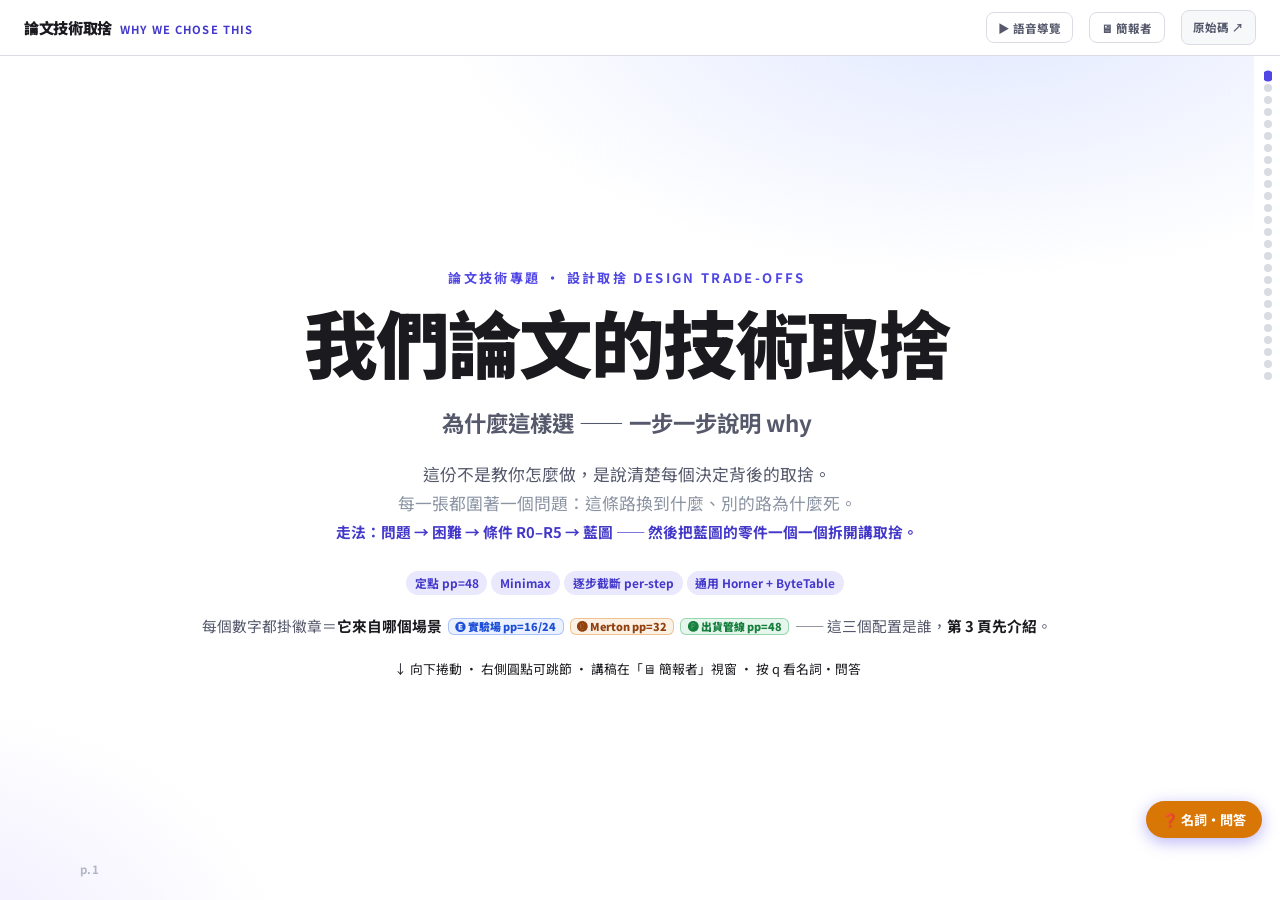
<file: tradeoffs.html>
<!DOCTYPE html>
<html lang="zh-Hant">
<head>
<meta charset="UTF-8">
<meta name="viewport" content="width=device-width, initial-scale=1.0">
<title>我們論文的技術取捨 — 為什麼這樣選</title>
<!-- Fonts + KaTeX vendored locally for offline USB (file://) — no network needed -->
<link rel="stylesheet" href="assets/fonts/fonts.css">
<link rel="stylesheet" href="assets/katex/katex.min.css">
<script defer src="assets/katex/katex.min.js"></script>
<script defer src="assets/katex/auto-render.min.js"
  onload="renderMathInElement(document.body,{delimiters:[{left:'\\[',right:'\\]',display:true},{left:'\\(',right:'\\)',display:false}],throwOnError:false})"></script>
<!-- audio tour: Fish Audio TTS (voice: 台湾女生 e855dc04, model s1), generated 2026-08-12 from NOTES -->
<script>window.AUDIO_MANIFEST=[{"label":"封面","file":"t01.mp3"},{"label":"思路歷程","file":"t02.mp3"},{"label":"量測基準","file":"t03.mp3"},{"label":"要解的問題","file":"t04.mp3"},{"label":"拆成兩張證明","file":"t26.mp3"},{"label":"為什麼難","file":"t05.mp3"},{"label":"條件限制","file":"t06.mp3"},{"label":"藍圖","file":"t07.mp3"},{"label":"分層地圖","file":"t08.mp3"},{"label":"核心工具","file":"t09.mp3"},{"label":"兩條死路","file":"t10.mp3"},{"label":"四個設計決定","file":"t11.mp3"},{"label":"免費空間","file":"t15.mp3"},{"label":"換道地圖","file":"t16.mp3"},{"label":"逐步的代價","file":"t17.mp3"},{"label":"量化飽和","file":"t18.mp3"},{"label":"核心 kernel","file":"t12.mp3"},{"label":"算一步","file":"t13.mp3"},{"label":"ExplicitRC","file":"t14.mp3"},{"label":"誤差預算","file":"t19.mp3"},{"label":"函數與區間","file":"t20.mp3"},{"label":"決策路線圖","file":"t21.mp3"},{"label":"我們站在哪","file":"t22.mp3"},{"label":"成果與限界","file":"t23.mp3"},{"label":"證明多大","file":"t24.mp3"},{"label":"出處","file":"t25.mp3"}];</script>
<style>
:root{
  --bg:#ffffff; --surface:#f7f8fa; --surface-2:#eef0f4; --border:#d9dce3;
  --text:#1a1a1f; --text-dim:#55596b; --text-faint:#8b94a3;
  --accent:#4f46e5; --accent-light:#4338ca; --accent-glow:rgba(79,70,229,.12);
  --green:#16a34a; --blue:#2563eb; --amber:#d97706; --red:#dc2626; --violet:#7c3aed;
  --code-bg:#0d1117; --code-fg:#c9d1d9;
  --font-sans:'Noto Sans TC','Inter',-apple-system,sans-serif;
  --font-mono:'JetBrains Mono','Fira Code',monospace;
}
*,*::before,*::after{box-sizing:border-box;margin:0;padding:0}
html,body{height:100%}
body{font-family:var(--font-sans);background:var(--bg);color:var(--text);line-height:1.7;overflow:hidden}

/* topbar */
.topbar{position:fixed;top:0;left:0;right:0;height:56px;z-index:50;display:flex;align-items:center;gap:1rem;
  padding:0 1.5rem;background:rgba(255,255,255,.92);backdrop-filter:blur(10px);border-bottom:1px solid var(--border)}
.brand{font-weight:900;letter-spacing:-.02em;font-size:.95rem;white-space:nowrap}
.brand .tag{color:var(--accent-light);font-weight:600;margin-left:.5rem;font-size:.7rem;text-transform:uppercase;letter-spacing:.1em}
.pills{display:flex;gap:.25rem;flex:1;justify-content:center;overflow-x:auto;scrollbar-width:none}
.pills::-webkit-scrollbar{display:none}
.pill{font-size:.75rem;font-weight:600;padding:.35rem .7rem;border-radius:999px;color:var(--text-dim);
  background:transparent;border:1px solid transparent;cursor:pointer;white-space:nowrap;transition:all .15s}
.pill:hover{color:var(--text);background:var(--surface)}
.pill.active{color:var(--accent-light);background:var(--accent-glow);border-color:rgba(99,102,241,.3)}
.home-link{font-size:.72rem;font-weight:600;padding:.4rem .7rem;border-radius:8px;color:var(--text-dim);
  background:var(--surface);border:1px solid var(--border);cursor:pointer;text-decoration:none;white-space:nowrap}
.home-link:hover{color:var(--text);border-color:var(--accent)}

/* right dots */
.dots{position:fixed;top:56px;bottom:0;right:8px;z-index:40;display:flex;flex-direction:column;gap:4px;
  padding:1rem 0;overflow-y:auto;scrollbar-width:none}
.dots::-webkit-scrollbar{display:none}
.dot{width:8px;height:8px;border-radius:50%;background:var(--border);cursor:pointer;transition:all .15s;flex-shrink:0}
.dot:hover{background:var(--text-dim);transform:scale(1.3)}
.dot.active{background:var(--accent);transform:scale(1.4);box-shadow:0 0 8px var(--accent-glow)}

/* deck + slides */
.deck{position:fixed;inset:56px 26px 0 0;overflow-y:scroll;scroll-snap-type:y proximity;scroll-behavior:smooth;counter-reset:pg}
.slide{min-height:calc(100vh - 56px);scroll-snap-align:start;padding:3.4rem 5rem 4rem;display:flex;
  flex-direction:column;justify-content:center;position:relative}
.slide::after{counter-increment:pg;content:"p." counter(pg);position:absolute;left:5rem;bottom:1.3rem;
  font-size:.72rem;font-weight:600;letter-spacing:.04em;color:var(--text-faint);opacity:.65;pointer-events:none}
.slide-meta{position:absolute;top:1.2rem;left:5rem;display:flex;gap:.7rem;align-items:center;
  font-size:.7rem;font-weight:600;text-transform:uppercase;letter-spacing:.12em;color:var(--text-faint)}
.slide-meta .part-label{color:var(--accent-light)}
.slide h1{font-size:clamp(2rem,4.5vw,3.2rem);font-weight:900;letter-spacing:-.03em;line-height:1.15;margin-bottom:1.2rem}
.slide h2{font-size:clamp(1.4rem,3vw,2.1rem);font-weight:800;letter-spacing:-.02em;line-height:1.2;margin-bottom:1rem}
.slide h2 .accent{color:var(--accent)}
.slide h3{font-size:1.12rem;font-weight:700;margin-bottom:.5rem;color:var(--accent-light)}
.slide p,.slide li{font-size:1.09rem;color:var(--text);max-width:1040px}
.slide p+p,.slide p+ul,.slide ul+p{margin-top:.8rem}
.slide ul{list-style:none;padding-left:0}
.slide li{padding-left:1.4rem;position:relative;margin-top:.4rem;color:var(--text-dim)}
.slide li::before{content:'▸';position:absolute;left:0;color:var(--accent)}
.slide li b,.slide p b{color:var(--text)}
em{font-style:normal;color:var(--accent);font-weight:700}
.subtitle{color:var(--text-dim);font-size:1.1rem;margin-bottom:1.4rem;max-width:900px}
.lead{font-size:1.2rem;color:var(--text);max-width:1000px;line-height:1.55;margin-bottom:.8rem}
.muted{color:var(--text-faint)}

.slide.title{justify-content:center;text-align:center;align-items:center;
  background:radial-gradient(900px 480px at 78% -8%,#e0e7ff 0,transparent 60%),radial-gradient(700px 480px at -8% 108%,#ede9fe 0,transparent 55%)}
.slide.title h1{font-size:clamp(2.6rem,6vw,4.6rem)}
.slide.part-opener{background:linear-gradient(180deg,rgba(99,102,241,.07) 0%,transparent 55%);justify-content:center}
.slide.part-opener .pnum{font-family:var(--font-mono);font-size:1rem;color:var(--accent);font-weight:700;letter-spacing:.2em}
.slide.part-opener h1{color:var(--accent-light)}

/* cards */
.card{background:var(--surface);border:1px solid var(--border);border-radius:14px;padding:1rem 1.2rem;margin-top:.8rem}
.card h3{margin-bottom:.4rem}
.card.accent{border-color:rgba(99,102,241,.35);background:rgba(99,102,241,.06)}
.card.green{border-color:rgba(34,197,94,.3);background:rgba(34,197,94,.06)}
.card.amber{border-color:rgba(245,158,11,.3);background:rgba(245,158,11,.06)}
.card.red{border-color:rgba(220,38,38,.3);background:rgba(220,38,38,.05)}
.grid-2{display:grid;grid-template-columns:1fr 1fr;gap:1rem;margin-top:.5rem}
.grid-3{display:grid;grid-template-columns:1fr 1fr 1fr;gap:1rem;margin-top:.5rem}

/* verbatim source definition box */
.defn{background:#f5f3ff;border-left:4px solid var(--violet);border-radius:0 8px 8px 0;padding:.7rem .95rem;margin:.6rem 0}
.defn .dt{font-weight:800;color:#5b21b6;font-size:.86rem;letter-spacing:.05em;text-transform:uppercase;margin-right:.4rem}
.defn .quote{font-family:'Inter',var(--font-sans);font-style:italic;color:#2b1769;font-size:1.06rem;line-height:1.6}
.defn .gloss{font-size:.98rem;color:var(--text);margin-top:.4rem;font-style:normal;line-height:1.55}
.defn .src{display:block;margin-top:.5rem;font-size:.82rem;color:#7c3aed;font-weight:600;text-decoration:none}
.defn .src:hover{text-decoration:underline}
.defn code{background:rgba(124,58,237,.1);padding:0 .25rem;border-radius:3px;font-family:var(--font-mono);font-size:.86em}

.pill-tag{display:inline-block;font-size:.74rem;font-weight:700;padding:.14rem .55rem;border-radius:999px;
  background:var(--accent-glow);color:var(--accent-light);margin:.12rem .25rem .12rem 0}
.t-y{background:rgba(245,158,11,.14);color:#92400e}.t-g{background:rgba(34,197,94,.14);color:#15803d}
.t-r{background:rgba(220,38,38,.12);color:#b91c1c}.t-b{background:rgba(37,99,235,.12);color:#1d4ed8}

code.inl{font-family:var(--font-mono);font-size:.9em;background:var(--surface-2);color:var(--accent-light);padding:.06em .4em;border-radius:5px}
pre{background:var(--code-bg);color:var(--code-fg);border-radius:12px;padding:.95rem 1.1rem;font-family:var(--font-mono);
  font-size:.8rem;line-height:1.5;overflow:auto;border:1px solid #21262d;margin-top:.5rem}
pre .k{color:#ff7b72}pre .c{color:#8b949e;font-style:italic}pre .s{color:#a5d6ff}pre .f{color:#d2a8ff}
pre .n{color:#79c0ff}pre .ok{color:#3fb950;font-weight:700}pre .bad{color:#f85149;font-weight:700}pre .hl{color:#ffa657}

table{border-collapse:collapse;width:100%;font-size:.99rem;margin-top:.4rem}
th,td{border:1px solid var(--border);padding:.5rem .7rem;text-align:left;color:var(--text)}
th{background:var(--surface);color:var(--text);font-weight:700}td b{color:var(--text)}
tr.hl td{background:rgba(99,102,241,.07)}

figure{margin-top:.7rem}
figcaption{font-size:.87rem;color:var(--text-faint);margin-top:.45rem;text-align:center}
svg{max-width:100%;height:auto;display:block;margin:0 auto}
.kpi{display:flex;gap:2rem;flex-wrap:wrap;margin-top:.6rem}
.kpi div{text-align:center}.kpi .v{font-size:1.9rem;font-weight:800;color:var(--accent)}
.kpi .l{font-size:.78rem;color:var(--text-faint);text-transform:uppercase;letter-spacing:.06em}
.foot{position:absolute;left:5rem;right:5rem;bottom:2.9rem;display:flex;justify-content:space-between;font-size:.74rem;color:var(--text-faint)}
.hl-row{display:flex;gap:.6rem;align-items:baseline;margin-top:.5rem}
.hl-row .num{font-size:1.4rem;font-weight:800;color:var(--accent);min-width:1.5em}

/* regime badges — every number carries one: 🅔 實驗場 / 🅒 Scenario C / 🅟 出貨 pipeline */
.rg{display:inline-block;font-size:.68rem;font-weight:800;padding:.02rem .4rem;border-radius:6px;margin:0 .18rem;vertical-align:.09em;white-space:nowrap;line-height:1.35}
.rg-e{background:rgba(37,99,235,.09);color:#1d4ed8;border:1px solid rgba(37,99,235,.32)}
.rg-c{background:rgba(217,119,6,.1);color:#92400e;border:1px solid rgba(217,119,6,.38)}
.rg-p{background:rgba(22,163,74,.1);color:#15803d;border:1px solid rgba(22,163,74,.38)}

@media(max-width:820px){.slide{padding:2.6rem 1.6rem 3rem}.slide-meta{left:1.6rem}.slide::after{left:1.6rem}.foot{left:1.6rem;right:1.6rem}
  .grid-2,.grid-3{grid-template-columns:1fr}.deck{inset:56px 14px 0 0}}

/* speaker notes (講稿) */
.note-btn{position:fixed;right:18px;bottom:18px;z-index:45;background:var(--accent);color:#fff;border:none;
  border-radius:999px;padding:.55rem 1rem;font-size:.82rem;font-weight:700;cursor:pointer;
  box-shadow:0 4px 16px rgba(79,70,229,.4);font-family:var(--font-sans)}
.note-btn:hover{background:var(--accent-light)}
.note-mask{display:none !important}
/* teleprompter — docked bottom-right, semi-transparent, follows current section */
.note-modal{position:fixed;left:50%;transform:translateX(-50%);bottom:20px;z-index:61;display:none;
  width:min(680px,80vw);height:46vh;max-height:46vh;background:rgba(255,255,255,.28);backdrop-filter:blur(1px);
  border:1px solid rgba(124,58,237,.35);border-radius:14px;
  box-shadow:0 14px 40px rgba(0,0,0,.22);flex-direction:column;overflow:hidden}
.note-modal.open{display:flex}
.note-head{display:flex;align-items:center;justify-content:space-between;padding:.55rem .85rem;border-bottom:1px solid rgba(124,58,237,.18);background:rgba(245,243,255,.7);cursor:move;user-select:none}
.note-head h3::before{content:'⠿  ';color:var(--text-faint);font-weight:400}
.note-head h3{font-size:.88rem;font-weight:800;color:var(--accent-light);margin:0}
.note-head .tag{font-size:.74rem;color:var(--text-dim);font-weight:600}
.note-close{background:none;border:none;font-size:1.4rem;color:var(--text-dim);cursor:pointer;line-height:1}
.note-body{flex:1 1 auto;min-height:0;padding:.75rem 1rem;overflow-y:auto;font-size:1.02rem;line-height:1.85;color:#111;font-weight:500;white-space:pre-wrap;
  text-shadow:0 0 4px #fff,0 0 4px #fff,0 0 8px #fff,0 1px 2px #fff}
/* 編輯講稿：原地填滿面板，不縮小、不變動版面 */
.note-item.editing{display:flex;flex-direction:column;height:100%}
.note-item.editing .it-edit{display:flex;flex-direction:column;flex:1 1 auto;min-height:0;gap:.3rem}
.note-item.editing .it-edit textarea{flex:1 1 auto;min-height:0;resize:none}
.note-item.editing .it-edit .it-btns{flex:0 0 auto}
.minitab{border-collapse:collapse;font-size:.7rem;flex:0 0 auto;width:auto;margin:0}
.minitab th,.minitab td{border:1px solid #d9dce3;padding:0 6px;text-align:center;color:var(--text);min-width:1.4em;line-height:1.45}
.minitab th{background:#f3f0ff;font-weight:700;color:#5b21b6}
.minitab tr.gate td{background:#ede9fe;font-weight:700}
.soulbox{background:#f0fdf4;border:1.5px solid #86efac;border-left:5px solid #16a34a;border-radius:9px;padding:.28rem .7rem;margin:.05rem 0 .22rem;font-size:.92rem;line-height:1.45;color:var(--text)}
.soulbox .tag{font-weight:800;color:#15803d}
.soulbox b{color:#15803d}
.ideabox{background:#eff6ff;border:1.5px solid #93c5fd;border-left:5px solid #2563eb;border-radius:9px;padding:.28rem .7rem;margin:.05rem 0 .22rem;font-size:.92rem;line-height:1.45;color:var(--text)}
.ideabox .tag{font-weight:800;color:#1d4ed8}
.ideabox b{color:#1d4ed8}
.whybox{background:#fff7ed;border:1.5px solid #fdba74;border-left:5px solid #ea580c;border-radius:9px;padding:.28rem .7rem;margin:.05rem 0 .22rem;font-size:.92rem;line-height:1.45;color:var(--text)}
.whybox .tag{font-weight:800;color:#c2410c}
.whybox b{color:#c2410c}
.note-foot{display:flex;align-items:center;justify-content:space-between;padding:.45rem .85rem;border-top:1px solid rgba(124,58,237,.18)}
.note-nav{background:rgba(255,255,255,.7);border:1px solid var(--border);border-radius:8px;padding:.28rem .7rem;font-size:.78rem;font-weight:600;color:var(--text-dim);cursor:pointer}
.note-nav:hover{border-color:var(--accent);color:var(--accent)}
.note-idx{font-size:.76rem;color:var(--text-faint);font-family:var(--font-mono)}
/* Q&A panel (可能被問) — reuses .note-* internals, amber accent, docked top-right */
.qa-btn{bottom:62px;background:var(--amber)}
.qa-btn:hover{background:#b45309}
.note-modal.qa{left:auto;right:18px;top:74px;bottom:auto;transform:none;border-color:rgba(217,119,6,.4)}
.note-modal.qa .note-head{background:rgba(254,243,199,.72);border-bottom-color:rgba(217,119,6,.22)}
.note-modal.qa .note-head h3{color:#b45309}
.note-modal.qa .note-foot{border-top-color:rgba(217,119,6,.18)}
.qa-body{white-space:normal;font-size:.96rem;line-height:1.7}
.qa-body .qa-item{margin:0 0 .8rem;padding-bottom:.6rem;border-bottom:1px dashed rgba(217,119,6,.25)}
.qa-body .qa-item:last-child{border-bottom:none}
.qa-body .qa-q{font-weight:800;color:#b45309;margin-bottom:.2rem}
.qa-body .qa-a{color:#1a1a1f}
.qa-body .qa-empty{color:var(--text-dim);font-style:italic}
.qa-body .qa-sec{font-weight:800;color:#92400e;margin:.7rem 0 .5rem;padding-bottom:.18rem;border-bottom:2px solid rgba(217,119,6,.4);font-size:.9rem}
.qa-body .qa-sec:first-child{margin-top:0}
/* editable items: edit / mark / delete controls + formal line + export overlay */
.qa-formal{color:#3730a3;margin-top:.2rem;font-size:.92rem}
.it-ctl{float:right;display:inline-flex;gap:3px;margin-left:8px}
.it-ctl button,.it-bar button{background:rgba(255,255,255,.55);border:1px solid var(--border);border-radius:6px;font-size:.78rem;line-height:1;padding:2px 5px;cursor:pointer}
.it-ctl button:hover,.it-bar button:hover{border-color:var(--accent)}
.qa-item.marked,.note-item.marked{background:rgba(251,191,36,.32);border-radius:8px;padding:.35rem .45rem;margin:.25rem -.25rem;box-shadow:inset 0 0 0 1px rgba(217,119,6,.4)}
.note-item{position:relative;margin-bottom:.3rem}
.note-item .it-bar{text-align:right;margin-bottom:.15rem}
.note-text{white-space:normal}
.note-text .nt-lead{white-space:normal}
.note-text .nt-sec{margin-top:.55rem;border-top:1px dashed rgba(124,58,237,.32);padding-top:.4rem}
.note-text .nt-h{font-weight:800;color:var(--accent-light);font-size:.9em;margin-bottom:.2rem;text-shadow:0 0 4px #fff,0 0 4px #fff}
.note-text .nt-b{white-space:normal;font-size:.95em}
.note-text .nt-p{margin:.22em 0}
.note-text .nt-li{margin:.18em 0;padding-left:1.35em;position:relative}
.note-text .nt-li::before{content:"•";position:absolute;left:.35em;top:-.02em;color:var(--accent);font-weight:800}
.it-edit textarea{width:100%;min-height:3.6em;font:inherit;font-size:.9rem;margin:.1rem 0 .35rem;padding:.35rem;border:1px solid var(--border);border-radius:6px;box-sizing:border-box;background:rgba(255,255,255,.9);white-space:pre-wrap;text-shadow:none}
.it-edit .it-lab{display:block;font-size:.76rem;font-weight:700;color:var(--text-dim);margin-top:.15rem}
.it-edit .it-btns{display:flex;gap:6px}
.it-edit .it-btns button{padding:.25rem .8rem;border-radius:6px;border:1px solid var(--border);cursor:pointer;font-weight:700;background:rgba(255,255,255,.8)}
.it-edit .it-btns button[data-act=save]{background:var(--accent);color:#fff;border-color:var(--accent)}
.note-export{background:rgba(255,255,255,.6);border:1px solid var(--border);border-radius:7px;font-size:.74rem;font-weight:700;padding:.2rem .5rem;color:var(--text-dim);cursor:pointer;margin-left:auto;margin-right:8px}
.note-export:hover{border-color:var(--accent);color:var(--accent)}
#ovExport{position:fixed;inset:0;z-index:90;background:rgba(0,0,0,.45);display:none;align-items:center;justify-content:center}
#ovExport .ov-card{width:min(680px,92vw);max-height:82vh;background:#fff;border-radius:12px;display:flex;flex-direction:column;overflow:hidden;box-shadow:0 20px 60px rgba(0,0,0,.45)}
#ovExport .ov-head{display:flex;justify-content:space-between;align-items:center;padding:.6rem .9rem;font-weight:700;border-bottom:1px solid var(--border)}
#ovExport .ov-head button{background:none;border:none;font-size:1.3rem;cursor:pointer;line-height:1}
#ovExport textarea{flex:1;min-height:320px;border:none;padding:.8rem;font-family:var(--font-mono);font-size:.78rem;line-height:1.5;resize:none;white-space:pre;color:#111}
#ovExport .ov-foot{display:flex;gap:10px;padding:.6rem .9rem;border-top:1px solid var(--border)}
#ovExport .ov-foot button{padding:.4rem .9rem;border-radius:7px;border:1px solid var(--border);cursor:pointer;font-weight:700;background:var(--surface)}
#savedBadge{position:fixed;left:14px;bottom:14px;z-index:70;background:rgba(22,163,74,.94);color:#fff;font-size:.78rem;font-weight:700;padding:.32rem .75rem;border-radius:999px;opacity:0;transition:opacity .3s;pointer-events:none;box-shadow:0 4px 14px rgba(22,163,74,.4)}
/* pipeline locator rail (you-are-here) on mechanism slides */
.flowrail{position:fixed;right:24px;top:64px;width:124px;z-index:42;display:none;flex-direction:column;font-family:var(--font-sans)}
.flowrail.show{display:flex}
.flowrail .fr-title{font-size:.66rem;font-weight:800;color:var(--text-faint);letter-spacing:.08em;margin-bottom:.35rem;padding-left:.1rem}
.fr-stage{font-size:.71rem;font-weight:700;color:var(--text-dim);background:rgba(247,248,250,.92);border:1px solid var(--border);border-radius:9px;padding:.3rem .42rem;display:flex;align-items:center;gap:.3rem;line-height:1.12;cursor:pointer}
.fr-stage:hover{border-color:var(--accent)}
.fr-stage .fr-n{flex:0 0 auto;display:inline-flex;width:1.1rem;height:1.1rem;border-radius:50%;background:var(--text-faint);color:#fff;font-size:.64rem;align-items:center;justify-content:center}
.fr-stage.active{background:var(--accent);border-color:var(--accent);color:#fff;box-shadow:0 3px 12px var(--accent-glow)}
.fr-stage.active .fr-n{background:#fff;color:var(--accent)}
.fr-arrow{font-size:.58rem;color:var(--text-faint);text-align:center;padding:.13rem .1rem;line-height:1.1}
.slide.rail{padding-right:158px}
/* audio tour playbar (time-synced narration) */
#playbar{position:fixed;left:50%;bottom:14px;transform:translateX(-50%);z-index:60;display:none;align-items:center;gap:.6rem;background:rgba(26,26,31,.92);color:#fff;border-radius:999px;padding:.4rem .8rem;box-shadow:0 8px 28px rgba(0,0,0,.35);font-family:var(--font-sans);max-width:min(620px,92vw)}
#playbar.show{display:flex}
#playbar button{background:rgba(255,255,255,.14);border:none;color:#fff;width:2rem;height:2rem;border-radius:50%;cursor:pointer;font-size:.9rem;display:flex;align-items:center;justify-content:center}
#playbar #pbSpeed{width:auto;min-width:2.7rem;padding:0 .5rem;border-radius:12px;font-size:.74rem;font-weight:700}
#playbar button:hover{background:rgba(255,255,255,.28)}
#playbar .pb-title{font-size:.82rem;font-weight:700;white-space:nowrap;overflow:hidden;text-overflow:ellipsis;max-width:220px}
#playbar .pb-idx{font-size:.72rem;color:#b9c0cf;font-family:var(--font-mono)}
#playbar .pb-prog{flex:1;min-width:80px;height:4px;background:rgba(255,255,255,.2);border-radius:2px;overflow:hidden}
#playbar .pb-prog>i{display:block;height:100%;width:0;background:var(--accent);border-radius:2px}
.tour-btn{font-size:.72rem;font-weight:600;padding:.4rem .7rem;border-radius:8px;color:var(--text-dim);background:none;border:1px solid var(--border);cursor:pointer;font-family:var(--font-sans)}
.tour-btn:hover{border-color:var(--accent);color:var(--accent)}
@media(max-width:1180px){.flowrail{display:none!important}.slide.rail{padding-right:5rem}}
@media(max-width:820px){.slide.rail{padding-right:1.6rem}}
/* requirement back-reference tag (↩ R0–R5) */
.rref{display:inline-block;font-size:.66rem;font-weight:800;padding:.02rem .38rem;border-radius:6px;
  background:rgba(124,58,237,.09);color:#5b21b6;border:1px solid rgba(124,58,237,.3);margin-left:.45rem;vertical-align:.06em;text-transform:none;letter-spacing:0}
/* formula boxes */
.fbox{background:var(--surface);border:1px solid var(--border);border-left:3px solid var(--accent);border-radius:0 10px 10px 0;padding:.55rem .9rem;margin:.5rem 0}
.fbox .lbl{font-size:.82rem;font-weight:700;color:var(--accent-light);margin-bottom:.1rem}
.fbox .cmt{font-size:.86rem;color:var(--text);margin-top:.15rem}
.katex{font-size:1.06em;color:var(--text)}
.katex-display{margin:.35rem 0}
.steps{counter-reset:st;list-style:none;padding-left:0}
.steps li{padding-left:2rem;position:relative;margin:.5rem 0}
.steps li::before{counter-increment:st;content:counter(st);position:absolute;left:0;top:.05rem;
  width:1.4rem;height:1.4rem;border-radius:50%;background:var(--accent);color:#fff;font-size:.8rem;
  font-weight:700;display:flex;align-items:center;justify-content:center}
</style>
</head>
<body>

<div class="topbar">
  <div class="brand">論文技術取捨<span class="tag">Why we chose this</span></div>
  <div class="pills" id="pills"></div>
  <button class="tour-btn" id="tourBtn" title="語音導覽：自動播放講稿並逐頁前進">▶ 語音導覽</button>
  <button class="tour-btn" id="presBtn" title="簡報者模式：另開講稿視窗。投影機投主視窗（乾淨投影片），這個視窗留在你的筆電看講稿（需設「延伸顯示」）。翻頁會自動同步。">🖥 簡報者</button>
  <a class="home-link" href="https://github.com/xuancheng307/halo2-talk" target="_blank" rel="noopener">原始碼 ↗</a>
</div>
<div class="dots" id="dots"></div>
<div id="playbar"><button id="pbPrev" title="上一段">⏮</button><button id="pbPlay" title="播放/暫停">⏸</button><button id="pbNext" title="下一段">⏭</button><span class="pb-title" id="pbTitle">—</span><span class="pb-prog"><i id="pbProg"></i></span><span class="pb-idx" id="pbIdx">—</span><button id="pbSpeed" title="播放速度（點擊切換）">1×</button><button id="pbStop" title="結束導覽">✕</button></div>

<!-- 📝 講稿按鈕已移除：講稿改由「🖥 簡報者」視窗閱讀與編輯（單一入口，避免兩處內容不一致）。
     本 modal 保留為隱藏容器，供 ⤓匯出 / 重設 等既有機制掛載，不再有開啟入口。 -->
<div class="note-mask" id="noteMask"></div>
<div class="note-modal" id="noteModal" role="dialog" aria-modal="true" aria-label="講稿">
  <div class="note-head"><h3>講稿 <span class="tag" id="noteTag"></span></h3><button class="note-close" id="noteClose" aria-label="關閉">×</button></div>
  <div class="note-body" id="noteBody"></div>
  <div class="note-foot"><button class="note-nav" id="notePrev">◀ 上一節</button><span class="note-idx" id="noteIdx">— / —</span><button class="note-nav" id="noteNext">下一節 ▶</button></div>
</div>

<button class="note-btn qa-btn" id="qaBtn" title="名詞解釋 + 可能被問（按 q 鍵開關）">❓ 名詞·問答</button>
<div class="note-modal qa" id="qaModal" role="dialog" aria-modal="true" aria-label="名詞解釋與問答">
  <div class="note-head"><h3>名詞 · 問答 <span class="tag" id="qaTag"></span></h3><button class="note-close" id="qaClose" aria-label="關閉">×</button></div>
  <div class="note-body qa-body" id="qaBody"></div>
  <div class="note-foot"><button class="note-nav" id="qaPrev">◀ 上一節</button><span class="note-idx" id="qaIdx">— / —</span><button class="note-nav" id="qaNext">下一節 ▶</button></div>
</div>

<div class="deck" id="deck">

<!-- ===== 1 · COVER ===== -->
<section class="slide title" data-part="" data-label="封面">
  <div>
    <div style="font-size:.82rem;letter-spacing:.18em;text-transform:uppercase;color:var(--accent);font-weight:700;margin-bottom:.6rem">論文技術專題 · 設計取捨 Design Trade-offs</div>
    <h1>我們論文的技術取捨</h1>
    <p style="font-size:1.4rem;color:var(--text-dim);font-weight:600;margin-top:.4rem">為什麼這樣選 —— 一步一步說明 why</p>
    <p style="margin-top:1.2rem;font-size:1.05rem;color:var(--text-dim)">這份不是教你怎麼做，是說清楚每個決定背後的取捨。<br>
      <span class="muted">每一張都圍著一個問題：這條路換到什麼、別的路為什麼死。</span><br>
      <span style="font-size:.92rem;color:var(--accent-light);font-weight:600">走法：問題 → 困難 → 條件 R0–R5 → 藍圖 —— 然後把藍圖的零件一個一個拆開講取捨。</span></p>
    <div style="margin-top:1.4rem">
      <span class="pill-tag">定點 pp=48</span><span class="pill-tag">Minimax</span><span class="pill-tag">逐步截斷 per-step</span><span class="pill-tag">通用 Horner + ByteTable</span>
    </div>
    <p style="margin-top:1rem;font-size:.92rem;color:var(--text-dim)">每個數字都掛徽章＝<b>它來自哪個場景</b>
      <span class="rg rg-e">🅔 實驗場 pp=16/24</span><span class="rg rg-c">🅒 Merton pp=32</span><span class="rg rg-p">🅟 出貨管線 pp=48</span>
      —— 這三個配置是誰，<b>第 3 頁先介紹</b>。</p>
    <p style="margin-top:1.2rem;font-size:.8rem" class="muted">↓ 向下捲動 · 右側圓點可跳節 · 講稿在「🖥 簡報者」視窗 · 按 q 看名詞·問答</p>
  </div>
</section>

<!-- ===== 1.5 · JOURNEY MAP ===== -->
<section class="slide" data-part="" data-label="思路歷程">
  <div class="slide-meta"><span class="part-label">旅程地圖</span> · 整條推導，一張看完</div>
  <h2>思路歷程：<span class="accent">解一個問題，會面對一連串的問題 —— 一步一步解決</span></h2>
  <figure style="margin:.5rem 0 0">
    <svg viewBox="0 0 940 372" role="img" aria-label="九站思路歷程文字卡：問題→為什麼是ZK→拆成兩張證明→撞牆→條件→藍圖→關鍵的選擇→保證沒亂算→成果與代價" style="width:100%;max-width:1180px">
      <defs><marker id="jm-arr" markerWidth="10" markerHeight="10" refX="8" refY="5" orient="auto"><path d="M0,0 L9,5 L0,10 z" fill="#94a3b8"/></marker></defs>
      <!-- connectors -->
      <g stroke="#94a3b8" stroke-width="2" stroke-dasharray="6 5" fill="none">
        <line x1="189" y1="74" x2="195" y2="74" marker-end="url(#jm-arr)"/>
        <line x1="375" y1="74" x2="381" y2="74" marker-end="url(#jm-arr)"/>
        <line x1="561" y1="74" x2="567" y2="74" marker-end="url(#jm-arr)"/>
        <line x1="747" y1="74" x2="753" y2="74" marker-end="url(#jm-arr)"/>
        <line x1="843" y1="126" x2="843" y2="246" marker-end="url(#jm-arr)"/>
        <line x1="753" y1="300" x2="747" y2="300" marker-end="url(#jm-arr)"/>
        <line x1="567" y1="300" x2="561" y2="300" marker-end="url(#jm-arr)"/>
        <line x1="381" y1="300" x2="375" y2="300" marker-end="url(#jm-arr)"/>
      </g>
      <!-- row 1 cards (5) -->
      <g font-family="inherit">
        <rect x="10" y="26" width="178" height="96" rx="10" fill="#fff" stroke="#4f46e5" stroke-width="1.8"/>
        <circle cx="30" cy="47" r="10" fill="#4f46e5"/><text x="30" y="51.5" font-size="11" text-anchor="middle" fill="#fff" font-weight="800">1</text>
        <text x="46" y="52" font-size="14" fill="#1a1a1f" font-weight="800">問題</text>
        <text x="22" y="76" font-size="10.8" fill="#55596b">每晚要向監管與 LP 證明</text>
        <text x="22" y="92" font-size="10.8" fill="#55596b">風險在限內，但部位不能攤</text>
        <text x="22" y="110" font-size="10.8" fill="#b91c1c" font-weight="700">→ 哪條技術路線做得到？</text>
        <rect x="196" y="26" width="178" height="96" rx="10" fill="#fff" stroke="#4f46e5" stroke-width="1.8"/>
        <circle cx="216" cy="47" r="10" fill="#4f46e5"/><text x="216" y="51.5" font-size="11" text-anchor="middle" fill="#fff" font-weight="800">2</text>
        <text x="232" y="52" font-size="14" fill="#1a1a1f" font-weight="800">為什麼是 ZK</text>
        <text x="208" y="76" font-size="10.8" fill="#55596b">審計慢、TEE 信晶片、MPC</text>
        <text x="208" y="92" font-size="10.8" fill="#55596b">要全員在線 —— 只剩 ZK 對</text>
        <text x="208" y="110" font-size="10.8" fill="#b91c1c" font-weight="700">→ 一張證明扛得住嗎？</text>
        <rect x="382" y="26" width="178" height="96" rx="10" fill="#fff" stroke="#0f766e" stroke-width="1.8"/>
        <circle cx="402" cy="47" r="10" fill="#0f766e"/><text x="402" y="51.5" font-size="11" text-anchor="middle" fill="#fff" font-weight="800">3</text>
        <text x="418" y="52" font-size="14" fill="#1a1a1f" font-weight="800">拆成兩張證明</text>
        <text x="394" y="76" font-size="10.8" fill="#55596b">宣稱＝部位帳真 ∧ 帳上算對，</text>
        <text x="394" y="92" font-size="10.8" fill="#55596b">接口只有一個 state_root</text>
        <text x="394" y="110" font-size="10.8" fill="#b91c1c" font-weight="700">→ PF1 這半搬得進電路嗎？</text>
        <rect x="568" y="26" width="178" height="96" rx="10" fill="#fff" stroke="#dc2626" stroke-width="1.8"/>
        <circle cx="588" cy="47" r="10" fill="#dc2626"/><text x="588" y="51.5" font-size="11" text-anchor="middle" fill="#fff" font-weight="800">4</text>
        <text x="604" y="52" font-size="14" fill="#1a1a1f" font-weight="800">撞牆</text>
        <text x="580" y="76" font-size="10.8" fill="#55596b">合規公式全是 ln/exp/erf，</text>
        <text x="580" y="92" font-size="10.8" fill="#55596b">電路裡卻只有加與乘</text>
        <text x="580" y="110" font-size="10.8" fill="#b91c1c" font-weight="700">→ 怎樣才算把牆拆成功？</text>
        <rect x="754" y="26" width="178" height="96" rx="10" fill="#fff" stroke="#d97706" stroke-width="1.8"/>
        <circle cx="774" cy="47" r="10" fill="#d97706"/><text x="774" y="51.5" font-size="11" text-anchor="middle" fill="#fff" font-weight="800">5</text>
        <text x="790" y="52" font-size="14" fill="#1a1a1f" font-weight="800">條件 R0–R5</text>
        <text x="766" y="76" font-size="10.8" fill="#55596b">證明可靠·零揭露·可證誤差·</text>
        <text x="766" y="92" font-size="10.8" fill="#55596b">輕驗證·變更可控·夜批</text>
        <text x="766" y="110" font-size="10.8" fill="#b91c1c" font-weight="700">→ 湊齊時，終點長什麼樣？</text>
      </g>
      <!-- row 2 cards (4, right to left) -->
      <g font-family="inherit">
        <rect x="754" y="252" width="178" height="96" rx="10" fill="#fff" stroke="#16a34a" stroke-width="1.8"/>
        <circle cx="774" cy="273" r="10" fill="#16a34a"/><text x="774" y="277.5" font-size="11" text-anchor="middle" fill="#fff" font-weight="800">6</text>
        <text x="790" y="278" font-size="14" fill="#1a1a1f" font-weight="800">藍圖</text>
        <text x="766" y="302" font-size="10.8" fill="#55596b">每晚一張 34,368 B 證明、</text>
        <text x="766" y="318" font-size="10.8" fill="#55596b">10 ms 驗完</text>
        <text x="766" y="336" font-size="10.8" fill="#b91c1c" font-weight="700">→ 零件為什麼長這樣？</text>
        <rect x="568" y="252" width="178" height="96" rx="10" fill="#fff" stroke="#7c3aed" stroke-width="1.8"/>
        <circle cx="588" cy="273" r="10" fill="#7c3aed"/><text x="588" y="277.5" font-size="11" text-anchor="middle" fill="#fff" font-weight="800">7</text>
        <text x="604" y="278" font-size="14" fill="#1a1a1f" font-weight="800">關鍵的選擇</text>
        <text x="580" y="302" font-size="10.8" fill="#55596b">定點 48 · Minimax ·</text>
        <text x="580" y="318" font-size="10.8" fill="#55596b">per-step · 通用 kernel</text>
        <text x="580" y="336" font-size="10.8" fill="#b91c1c" font-weight="700">→ prover 想作弊怎麼辦？</text>
        <rect x="382" y="252" width="178" height="96" rx="10" fill="#fff" stroke="#2563eb" stroke-width="1.8"/>
        <circle cx="402" cy="273" r="10" fill="#2563eb"/><text x="402" y="277.5" font-size="11" text-anchor="middle" fill="#fff" font-weight="800">8</text>
        <text x="418" y="278" font-size="14" fill="#1a1a1f" font-weight="800">保證沒亂算</text>
        <text x="394" y="302" font-size="10.8" fill="#55596b">商餘閘鎖死＋誤差三源上界</text>
        <text x="394" y="336" font-size="10.8" fill="#b91c1c" font-weight="700">→ 換到什麼、付了什麼？</text>
        <rect x="196" y="252" width="178" height="96" rx="10" fill="#fff" stroke="#1a1a1f" stroke-width="1.8"/>
        <circle cx="216" cy="273" r="10" fill="#1a1a1f"/><text x="216" y="277.5" font-size="11" text-anchor="middle" fill="#fff" font-weight="800">9</text>
        <text x="232" y="278" font-size="14" fill="#1a1a1f" font-weight="800">成果與代價</text>
        <text x="208" y="302" font-size="10.8" fill="#55596b">成績單依 🅔🅒🅟 分開報</text>
        <text x="208" y="336" font-size="10.8" fill="#15803d" font-weight="700">→ 誠實收案 ✓</text>
      </g>
      <text x="936" y="368" font-size="8.5" text-anchor="end" fill="#a8afbd">本報告自製</text>
    </svg>
  </figure>
</section>

<!-- ===== 1.7 · REGIME LEGEND (three measurement regimes) ===== -->
<section class="slide" data-part="" data-label="量測基準">
  <div class="slide-meta"><span class="part-label">三個場景</span> · 每個數字，都來自其中一個場景</div>
  <h2>三個場景 —— <span class="accent">先認識三位主角，數字才有戶籍</span></h2>
  <div class="whybox"><span class="tag">❓ 為什麼先講這個</span>：本報告的數字來自<b>三個場景</b>，角色各不相同 —— 🅔 實驗場出<b>證據</b>（設計選擇的依據）、🅟 出貨管線是<b>應用場景本身</b>、🅒 Merton 出<b>泛化</b>（同一套架構不只在 🅟 可行）。每個數字掛的徽章＝它的<b>出身場景</b>，不同場景的數字不混講。<span class="muted">卡片裡的技術詞（pp、ULP、延遲截斷、per-step、degree…）後面都會逐一講到。</span></div>
  <div class="grid-3">
    <div class="card" style="border-color:rgba(37,99,235,.4)"><h3><span class="rg rg-e">🅔</span> 實驗場</h3>
      <p style="font-size:.92rem"><b>配置</b>：pp=16／24，<b>延遲截斷</b> kernel，單函數電路。</p>
      <p style="font-size:.92rem;margin-top:.35rem"><b>角色：設計選擇的依據</b> —— Minimax vs Taylor、延遲 vs 逐步、degree 掃描：後面每個「為什麼選」的證據，都在這裡量出來（exp01–12）；低 pp 還能<b>窮舉驗證</b>每一個輸入。</p>
      <p style="font-size:.88rem;margin-top:.35rem" class="muted">出自這裡：13 函數 ULP≤1、proof 736 B–9.5 KB、verify ≤5.1 ms、26.3×、6.8×、7.5×。</p>
    </div>
    <div class="card green"><h3><span class="rg rg-p">🅟</span> 出貨 pipeline（PF1）</h3>
      <p style="font-size:.92rem"><b>配置</b>：Black–Scholes Delta 投組（Scenario A 完整版 scenario_a_full），pp=48、d=12，<b>per-step</b> 截斷。</p>
      <p style="font-size:.92rem;margin-top:.35rem"><b>角色：應用場景本身</b> —— 實際交付的系統；延遲 kernel 只留作備援（pp=24、d=8）。</p>
      <p style="font-size:.88rem;margin-top:.35rem" class="muted">出自這裡：proof 34,368 B（任何 N）、verify ≈10 ms、exp kernel 2.81 ULP、Delta 端到端 7 ULP。</p>
    </div>
    <div class="card" style="border-color:rgba(217,119,6,.45)"><h3><span class="rg rg-c">🅒</span> Scenario C</h3>
      <p style="font-size:.92rem"><b>配置</b>：Merton 信用模型，pp=32、d=10，<b>per-step</b> 截斷（exp10）。</p>
      <p style="font-size:.92rem;margin-top:.35rem"><b>角色：泛化的見證</b> —— Merton 是 1974 年的結構式信用模型（用公司資產價值推「違約機率」）：換一個金融模型、換一個精度檔位，<b>同一套架構不只在 🅟 的應用場景可行</b>。</p>
      <p style="font-size:.88rem;margin-top:.35rem" class="muted">出自這裡：28.6–29.0 有效位、proof 15,360 B、verify ≈33 ms、erf 5 段。</p>
    </div>
  </div>
  <div class="soulbox"><span class="tag">🎯 一句</span>：🅔 出<b>證據</b>（每個設計選擇的依據）、🅟 出<b>成品</b>（我們的應用場景）、🅒 出<b>泛化</b>（不只在 🅟 可行）。<b>拿 🅔 的精度替 🅟 背書、或拿 🅟 的 proof 大小去比 🅔，都是張冠李戴</b> —— 這份報告不這樣做。<b>所以呢</b>：場景認識了，正式上路 —— 第一站：要解的問題。</div>
</section>

<!-- ===== 2 · THE PROBLEM (序章 1/4) ===== -->
<section class="slide" data-part="" data-label="要解的問題">
  <div class="slide-meta"><span class="part-label">旅程 1–2/9 · 問題與路線</span> · 這門技術到底在解誰的痛</div>
  <h2>要證「風險在限額內」，<span class="accent">卻不洩漏部位</span></h2>
  <div class="whybox"><span class="tag">❓ 具體的故事</span>：一家對沖基金每晚要向監管與投資人（LP）證明兩件事 —— <b>Scenario A</b>：整個投組的 Black–Scholes Delta 曝險沒超門檻（\( |\sum_i w_i\,\mathrm{dd}_i| \le \tau\cdot\mathrm{NAV} \)，dd＝每一部位的美元 Delta）；<b>Scenario C</b>：組合的 Merton 違約機率沒超監管上限。<span class="muted">白話：證「整籃子的風險加總沒爆表」。</span>但傳統做法得把<b>每一筆部位攤開</b>給對方看 —— 部位就是交易策略本身，攤開等於把策略送人。</div>
  <table style="font-size:.92rem">
    <tr><th style="width:15%">路線</th><th>怎麼做</th><th style="width:40%">致命傷</th></tr>
    <tr><td><b>全揭露</b></td><td>把部位明細直接交給監管／LP</td><td style="color:#b91c1c">部位＝策略 —— 攤開等於策略洩漏</td></tr>
    <tr><td><b>信任審計師</b></td><td>第三方看帳、出具意見</td><td style="color:#b91c1c">季審不是夜批、靠制度信任、無密碼學保證</td></tr>
    <tr><td><b>TEE</b></td><td>搬進晶片內的隔離區算，晶片簽名背書</td><td style="color:#b91c1c">信任搬給晶片廠＋旁路攻擊前科不斷</td></tr>
    <tr><td><b>MPC</b></td><td>多方分持資料、合力計算</td><td style="color:#b91c1c">每查一次，所有參與方都得在線多輪互動</td></tr>
    <tr class="hl"><td><b>ZK 證明</b></td><td><b>證明「這個計算做對了」，但不給看輸入</b></td><td style="color:#15803d">形狀正好對症 —— 代價後面誠實攤開</td></tr>
  </table>
  <div class="ideabox"><span class="tag">💡 先把誠實的話說在前面</span>：ZK 不是「什麼都不用信」。部位靠 ZK 藏住了，但<b>市場資料</b>（股價、波動率）的真實性仍需要一個現實世界的錨 —— 協議把它收斂到 LP 本來就信任的<b>基金行政管理人</b>（藍圖那張會講清楚）。ZK 消掉的是「把策略交出去」，不是所有信任。</div>
  <div class="soulbox"><span class="tag">🎯 所以呢</span>：五條路裡只有 ZK 的形狀對得上「一方算、多方隨時驗、不交資料」。選定 ZK 之後，動工前還有一件事：<b>先把問題本身拆對</b> —— 下一張。</div>
</section>

<!-- ===== 2.1 · SPLIT INTO TWO PROOFS (序章 1.5/4) ===== -->
<section class="slide" data-part="" data-label="拆成兩張證明">
  <div class="slide-meta"><span class="part-label">旅程 3/9 · 拆對問題</span> · 一個宣稱、兩張證明：為什麼可以拆、為什麼拆了更好</div>
  <h2>先把問題拆對：<span class="accent">一個合規宣稱，拆成兩張證明</span></h2>
  <div class="whybox"><span class="tag">❓ 為什麼可以拆</span>：「今晚合規」其實是<b>兩個可分離的子宣稱</b> —— ①<b>部位帳是真的</b>：部位樹的每筆更新都有交易所簽章、一路鏈回監管簽的初始狀態；②<b>帳上算得對</b>：風險值算得正確、而且在限額內。兩個子宣稱之間<b>只靠一個值交握：state_root</b>。接口這麼窄，就拆得開 —— 各給一張證明。</div>
  <figure style="margin:.3rem 0 0">
    <svg viewBox="0 0 940 218" role="img" aria-label="一個合規宣稱拆成兩個子宣稱：部位帳是真的由 PF2 證、帳上算得對由 PF1 證，以公開 state_root 綁定，驗證者三件一起驗得到一位元結論" style="width:100%;max-width:1000px">
      <defs><marker id="sp-arr" markerWidth="9" markerHeight="9" refX="7" refY="4.5" orient="auto"><path d="M0,0 L8,4.5 L0,9 z" fill="#55596b"/></marker></defs>
      <rect x="330" y="10" width="280" height="40" rx="10" fill="var(--surface)" stroke="#1a1a1f" stroke-width="1.8"/>
      <text x="470" y="28" font-size="12.5" text-anchor="middle" fill="#1a1a1f" font-weight="900">宣稱：今晚這個基金是合規的</text>
      <text x="470" y="43" font-size="9.5" text-anchor="middle" fill="#55596b">＝ 部位帳是真的 ∧ 帳上算得對</text>
      <line x1="400" y1="50" x2="255" y2="82" stroke="#55596b" stroke-width="1.8" marker-end="url(#sp-arr)"/>
      <line x1="540" y1="50" x2="685" y2="82" stroke="#55596b" stroke-width="1.8" marker-end="url(#sp-arr)"/>
      <rect x="80" y="86" width="330" height="72" rx="10" fill="rgba(107,114,128,.06)" stroke="#94a3b8" stroke-width="1.8" stroke-dasharray="6 3"/>
      <text x="245" y="106" font-size="12" text-anchor="middle" fill="#374151" font-weight="800">子宣稱①：部位帳是真的 → PF2 證</text>
      <text x="245" y="123" font-size="10" text-anchor="middle" fill="#55596b">每筆更新有交易所 EdDSA 簽章、逐筆鏈 root</text>
      <text x="245" y="138" font-size="10" text-anchor="middle" fill="#55596b">逐筆發生 · 核心是簽章驗證 · 規模＝成交筆數</text>
      <text x="245" y="153" font-size="9.5" text-anchor="middle" fill="#8b94a3">State Transition · 商業範圍不展開</text>
      <rect x="530" y="86" width="330" height="72" rx="10" fill="rgba(124,58,237,.07)" stroke="#7c3aed" stroke-width="2"/>
      <text x="695" y="106" font-size="12" text-anchor="middle" fill="#5b21b6" font-weight="800">子宣稱②：帳上算得對 → PF1 證</text>
      <text x="695" y="123" font-size="10" text-anchor="middle" fill="#55596b">風險值計算正確、在限額內（超越函數都在這）</text>
      <text x="695" y="138" font-size="10" text-anchor="middle" fill="#55596b">每晚一次 · 核心是數值計算 · 規模＝投組大小</text>
      <text x="695" y="153" font-size="9.5" text-anchor="middle" fill="#5b21b6" font-weight="800">＝ 本報告與論文的全部內容</text>
      <line x1="410" y1="122" x2="530" y2="122" stroke="#d97706" stroke-width="2" stroke-dasharray="6 3"/>
      <text x="470" y="115" font-size="10" text-anchor="middle" fill="#92400e" font-weight="800">state_root</text>
      <text x="470" y="133" font-size="8.5" text-anchor="middle" fill="#92400e">唯一的交握值（公開）</text>
      <line x1="245" y1="158" x2="420" y2="196" stroke="#55596b" stroke-width="1.6" marker-end="url(#sp-arr)"/>
      <line x1="695" y1="158" x2="520" y2="196" stroke="#55596b" stroke-width="1.6" marker-end="url(#sp-arr)"/>
      <text x="470" y="207" font-size="11" text-anchor="middle" fill="#15803d" font-weight="900">驗證者三件一起驗：{state_root, PF1, PF2} → 合規 ✓（兩個引理合成定理）</text>
    </svg>
    <figcaption>本報告自製 · 分工口徑同主報告（四層信任：PF2＝L2 輸入真實性、PF1＝L3 計算完整性）；PF2 scope 見 scenario_a_full/src/proof2/SCOPE.md</figcaption>
  </figure>
  <div class="grid-2" style="margin-top:.4rem">
    <div class="card green"><h3>拆開的好處（有利）</h3>
      <ul style="font-size:.9rem">
        <li><b>形狀各自最適</b>：簽章電路歸簽章、數值電路歸數值 —— 不用做一個什麼都會的怪物電路</li>
        <li><b>頻率各自最適</b>：PF2 逐筆增量做、PF1 每晚一次 —— 合成一張的話，夜批得拖著整段交易歷史</li>
        <li><b>獨立演化（R4）</b>：換金融模型、改風險指標只動 PF1，PF2 完全不用碰</li>
        <li><b>PF2 可重用</b>：被保真的部位樹可掛<b>任何</b>後續計算證明；PF2 單獨也是「部位帳完整性」的審計證據</li>
      </ul>
    </div>
    <div class="card"><h3>合成邏輯（無弊）</h3>
      <p style="font-size:.92rem">PF2 成立 ⇒ state_root 是<b>真實帳</b>的承諾；PF1 成立 ⇒ <b>這本帳上</b>的計算正確且在限額內。兩張證明綁同一個公開 state_root、驗證者<b>三件一起驗</b> —— 中間沒有第三個縫隙。像先證兩個引理、合起來成定理：<b>各保各的對，整體就對</b>。</p>
      <p style="font-size:.88rem;margin-top:.35rem" class="muted">PF1 單獨看時，「部位帳是真的」就是它的 Assumption 1 —— 這個假設不是懸空的，由 PF2 承擔。</p>
    </div>
  </div>
  <div class="soulbox"><span class="tag">🎯 所以呢</span>：問題拆對了，<b>本報告與論文＝PF1 那一半</b>（超越函數的難題全在這）；「部位帳是真的」由 PF2 承擔（商業範圍，不展開）。從下一張起，我們就站在 PF1 裡面 —— 先看這一半到底有多難。</div>
</section>

<!-- ===== 2.2 · WHY IT IS HARD (序章 2/4) ===== -->
<section class="slide" data-part="" data-label="為什麼難">
  <div class="slide-meta"><span class="part-label">旅程 4/9 · 撞牆</span> · 這道牆到底有多硬</div>
  <h2>合規數學是<span class="accent">用超越函數寫成的</span> —— 而電路只有加和乘</h2>
  <div class="whybox"><span class="tag">❓ 這頁要回答</span>：問題拆好了，現在站進 PF1 這一半。但「把金融模型搬進 ZK 電路」不是搬家，是撞牆 —— 牆有三層，一層比一層硬。</div>
  <div class="grid-2">
    <div class="card accent"><h3>牆① 要算的東西，全是超越函數</h3>
      <div class="fbox" style="margin:.3rem 0"><div class="lbl">Black–Scholes Delta（Scenario A 的風險值）</div>
        \[ \Delta=e^{-qT}\,\Phi(d_1),\quad d_1=\frac{\ln(S/K)+(r-q+\sigma^2/2)\,T}{\sigma\sqrt{T}} \]
        \[ \Phi(x)=\tfrac12\big(1+\operatorname{erf}(x/\sqrt2)\big) \]
        <div class="cmt muted" style="font-size:.85rem">白話：算一個 Delta 就要 ln（比價）、÷ 和 √（時間縮放）、exp（貼現）、erf（查常態機率）—— 一條公式把超越函數全點名了。</div>
      </div>
      <p style="font-size:.92rem">Merton 違約機率同一回事：\( \mathrm{PD}=\Phi(-d_2) \)，\( d_2 \) 又要 \( \ln(V/D) \) 與 erf。<b>合規數學不是「用到」超越函數，是「由它們構成」。</b></p>
    </div>
    <div>
      <div class="card red"><h3>牆② 電路裡只有 𝔽ᵣ 的加與乘</h3>
        <p style="font-size:.95rem">ZK 電路的世界是一個 254 位質數體的<b>保險箱</b>：只有整數加法與乘法。<b>沒有浮點、沒有小數點、沒有 if/else、沒有長度看資料的迴圈</b> —— 連「除法」「開根號」都不存在，每一個實數運算都得用整數加乘<b>重新蓋出來</b>。</p>
      </div>
      <div class="card amber" style="margin-top:.6rem"><h3>牆③ 算的人正是利害關係人</h3>
        <p style="font-size:.95rem">prover 是被監管的基金自己。「大致算對」在門檻邊界一文不值：<b>差最後一位的一格，合規↔違規就翻盤</b>（論文 ch4：投資級 PD 僅 10–100 個基點，誤差 ±0.002＝20 個基點就翻判定）。所以誤差要的是<b>可證明的上界</b>，不是「測了幾個點看起來不錯」。</p>
      </div>
    </div>
  </div>
  <div class="soulbox"><span class="tag">🎯 所以呢</span>：牆①要求重建超越函數、牆②只給你整數加乘當磚頭、牆③要求蓋出來的東西<b>帶數學保證</b>。光「能算」不夠 —— 下一張把「能用」的硬條件 R0–R5 一條一條寫死。</div>
</section>

<!-- ===== 2.3 · REQUIREMENTS R0-R5 (序章 3/4) ===== -->
<section class="slide" data-part="" data-label="條件限制">
  <div class="slide-meta"><span class="part-label">旅程 5/9 · 條件</span> · 「能用」的六個硬條件</div>
  <h2>六個硬條件 <span class="accent">R0–R5</span> —— 過不了任何一條，就不能上線</h2>
  <div class="whybox"><span class="tag">❓ 走到這裡的問題</span>：牆看清楚了，那「拆牆成功」的標準是什麼？把金融合規的需求寫成<b>六條可量測的硬條件</b> —— 這張表是整份報告的地圖：後面每個「為什麼選 X」，都在回答其中一個編號。</div>
  <table style="font-size:.88rem">
    <tr><th style="width:16%">條件</th><th>一句話 ＋ 過線標準</th><th style="width:33%">由哪個設計決定回答</th></tr>
    <tr><td><b>R0 證明系統可靠</b><br><span class="muted">完整性＋健全性</span></td><td><b>完整性</b>：合法（域內）的合規投組<b>必能</b>出證明。<span class="muted">過線標準：文件化可證域（到期 ≥1 天、價格在 fp48 界內等，論文 ch6 明列）＋夜批實測 N=8–128 全數成功。</span>　<b>健全性</b>：作弊<b>必不能</b>出證明 —— 確定性、非機率。<span class="muted">過線標準：商餘閘＋ByteTable＋ExplicitRC 對抗測試；證明綁定 today＋state_root，昨日證明不可重放。</span></td><td>商餘閘＋ByteTable＋ExplicitRC（健全）；文件化可證域＋夜批實測（完整）—— 站 8「保證沒亂算」逐一兌現</td></tr>
    <tr><td><b>R1 零部位揭露</b></td><td>部位、數量、每筆 Delta <b>永不離開基金</b>；驗證者只看到承諾（Merkle root）＋判定。<span class="muted">過線標準：公開輸入僅 4 個，且全是雜湊承諾或門檻參數，無一含部位資訊。</span></td><td>ZK witness ＋ Merkle 承諾（state_root／market_data_root）</td></tr>
    <tr><td><b>R2 誤差有可證上界</b></td><td>解析上界＋實測<b>雙保證</b>，在金融精度下成立。<span class="muted">過線標準：🅟 kernel 2.81 ULP、端到端 7 ULP（1 ULP=2⁻⁴⁸）。</span></td><td>Minimax ＋ 誤差預算三源上界 ＋ 窮舉（低 pp）／實測（高 pp）</td></tr>
    <tr><td><b>R3 第三方輕驗證</b></td><td>proof 常數大小、毫秒級<b>第三方驗證</b>。<span class="muted">過線標準：34,368 B 全 N、verify ≈10 ms。（附帶紅利：BN254 恰是以太坊 precompile 曲線，未來要上鏈驗證可不換體〔論文 ch6 展望〕—— 是紅利，不是本場景的需求。）</span></td><td>KZG／SHPLONK 承諾 on BN254</td></tr>
    <tr><td><b>R4 變更成本可控</b></td><td>系統要跑十年，變更必然發生，但<b>頻率差很大</b>：市場資料<b>天天變</b>、函數庫／規則集<b>低頻但必然</b>（監管加指標、產品線擴充）、模型公式<b>幾乎不變</b>。條件＝變更代價必須是<b>運維級、不能是儀式級</b>。<span class="muted">過線標準：日變資料走 Merkle root、VK 不動；函數/係數改版＝換 fixed 欄＋重跑 keygen（數十秒、無儀式；VK 會變、驗證方重收一次）。對照組：Groth16 任何改版＝重辦多方儀式。</span></td><td>Halo2 通用 SRS ＋ 通用 Horner kernel ＋ 一張 ByteTable ＋ Merkle root</td></tr>
    <tr><td><b>R5 工程可行</b></td><td>夜批跑得完：<b>prove 分鐘級、verify 毫秒級</b>。<span class="muted">過線標準：🅟 N=8/32/128 prove 4.7/26.7/109 s、verify ≈10 ms。</span></td><td>per-step 截斷（中間值恆 ≈96 bit）＋ KZG O(1) verify</td></tr>
  </table>
  <div class="soulbox"><span class="tag">🎯 所以呢</span>：條件寫死了，接下來的每一個技術決定都<b>不再是品味，是答題</b>。先看把 R0–R5 全部湊齊時，終點長什麼樣 —— 下一張給你藍圖。</div>
</section>

<!-- ===== 2.4 · BLUEPRINT (序章 4/4) ===== -->
<section class="slide" data-part="" data-label="藍圖">
  <div class="slide-meta"><span class="part-label">旅程 6/9 · 藍圖</span> · 終點長什麼樣：每晚一張證明</div>
  <h2>藍圖：<span class="accent">整個投組 → 一張 34,368 B 的證明 → 10 毫秒驗完</span> <span class="rg rg-p">🅟</span></h2>
  <figure style="margin:.2rem 0 0">
    <svg viewBox="0 0 940 235" role="img" aria-label="PF1 夜批流程：私有部位與公開市場資料經 PF1 電路產出固定大小證明，監管與 LP 以 4 個公開輸入毫秒驗證" style="width:100%;max-width:1000px">
      <defs><marker id="bp-arr" markerWidth="9" markerHeight="9" refX="7" refY="4.5" orient="auto"><path d="M0,0 L8,4.5 L0,9 z" fill="#55596b"/></marker></defs>
      <!-- fund side -->
      <rect x="8" y="18" width="200" height="64" rx="10" fill="rgba(220,38,38,.06)" stroke="#dc2626" stroke-width="1.6" stroke-dasharray="5 3"/>
      <text x="108" y="40" font-size="12.5" text-anchor="middle" fill="#b91c1c" font-weight="800">基金部位（私有 witness）</text>
      <text x="108" y="57" font-size="10.5" text-anchor="middle" fill="#55596b">N=8–128 筆，永不離開基金</text>
      <text x="108" y="72" font-size="10.5" text-anchor="middle" fill="#55596b">只以 state_root 承諾示人</text>
      <rect x="8" y="122" width="200" height="78" rx="10" fill="rgba(37,99,235,.06)" stroke="#2563eb" stroke-width="1.6"/>
      <text x="108" y="143" font-size="12.5" text-anchor="middle" fill="#1d4ed8" font-weight="800">市場資料表 MDT（公開）</text>
      <text x="108" y="159" font-size="10.5" text-anchor="middle" fill="#55596b">S、r、q、結算價、σ … 9 欄/葉</text>
      <text x="108" y="174" font-size="10.5" text-anchor="middle" fill="#55596b">Merkle → market_data_root</text>
      <text x="108" y="191" font-size="10" text-anchor="middle" fill="#7c3aed" font-weight="700">信任錨：可信資料提供商</text>
      <!-- arrows into circuit -->
      <line x1="208" y1="50" x2="288" y2="90" stroke="#55596b" stroke-width="1.8" marker-end="url(#bp-arr)"/>
      <line x1="208" y1="160" x2="288" y2="122" stroke="#55596b" stroke-width="1.8" marker-end="url(#bp-arr)"/>
      <!-- PF1 circuit -->
      <rect x="292" y="62" width="212" height="92" rx="12" fill="rgba(124,58,237,.07)" stroke="#7c3aed" stroke-width="2"/>
      <text x="398" y="84" font-size="13.5" text-anchor="middle" fill="#5b21b6" font-weight="900">PF1 電路（每晚跑一次）</text>
      <text x="398" y="101" font-size="10.5" text-anchor="middle" fill="#55596b">pp=48 · d=12 通用 Horner kernel</text>
      <text x="398" y="116" font-size="10.5" text-anchor="middle" fill="#55596b">Merkle 驗證 ＋ Delta 管線 ＋ 門檻比較</text>
      <text x="398" y="131" font-size="10.5" text-anchor="middle" fill="#55596b">95 advice 欄 · 91 lookups · gate deg 6</text>
      <text x="398" y="147" font-size="10" text-anchor="middle" fill="#8b94a3">prove：N=8/32/128 → 4.7/26.7/109 s</text>
      <!-- proof -->
      <line x1="504" y1="108" x2="574" y2="108" stroke="#55596b" stroke-width="1.8" marker-end="url(#bp-arr)"/>
      <text x="642" y="76" font-size="8.5" text-anchor="middle" fill="#8b94a3" font-weight="700">每晚交三件：state_root · PF1 · PF2</text>
      <rect x="578" y="83" width="128" height="50" rx="10" fill="rgba(22,163,74,.08)" stroke="#16a34a" stroke-width="2"/>
      <text x="642" y="104" font-size="12.5" text-anchor="middle" fill="#15803d" font-weight="900">proof 34,368 B</text>
      <text x="642" y="120" font-size="10" text-anchor="middle" fill="#55596b">N=8 或 128 都一樣大</text>
      <!-- PF2 shadow (commercial scope, not covered) -->
      <rect x="578" y="140" width="128" height="38" rx="10" fill="rgba(107,114,128,.06)" stroke="#94a3b8" stroke-width="1.6" stroke-dasharray="5 3"/>
      <text x="642" y="155" font-size="10" text-anchor="middle" fill="#55596b" font-weight="800">＋ PF2 proof（State Transition）</text>
      <text x="642" y="170" font-size="8.5" text-anchor="middle" fill="#8b94a3">保 state tree 完整 · 商業範圍不展開</text>
      <line x1="706" y1="155" x2="778" y2="140" stroke="#94a3b8" stroke-width="1.4" stroke-dasharray="4 3" marker-end="url(#bp-arr)"/>
      <!-- verifier -->
      <line x1="706" y1="108" x2="776" y2="108" stroke="#55596b" stroke-width="1.8" marker-end="url(#bp-arr)"/>
      <rect x="780" y="52" width="152" height="112" rx="10" fill="var(--surface)" stroke="#d9dce3" stroke-width="1.6"/>
      <text x="856" y="73" font-size="12.5" text-anchor="middle" fill="#1a1a1f" font-weight="800">監管 ／ LP</text>
      <text x="856" y="90" font-size="10.5" text-anchor="middle" fill="#55596b">verify ≈10 ms</text>
      <text x="856" y="106" font-size="10.5" text-anchor="middle" fill="#55596b">對 4 個公開輸入核對</text>
      <text x="856" y="126" font-size="12" text-anchor="middle" fill="#15803d" font-weight="900">看到的只有：合規 ✓</text>
      <text x="856" y="143" font-size="9.5" text-anchor="middle" fill="#8b94a3">部位、Delta、任何明細：看不到</text>
      <!-- public inputs strip -->
      <rect x="278" y="185" width="442" height="34" rx="8" fill="rgba(217,119,6,.07)" stroke="#d97706" stroke-width="1.4" stroke-dasharray="4 3"/>
      <text x="499" y="200" font-size="10" text-anchor="middle" fill="#92400e" font-weight="800">公開輸入只有 4 個：state_root · market_data_root · threshold（τ·NAV） · today</text>
      <text x="499" y="213" font-size="9.5" text-anchor="middle" fill="#92400e">threshold＝監管拿行政管理人認證的 NAV，在電路外算好傳入</text>
      <line x1="499" y1="185" x2="450" y2="158" stroke="#d97706" stroke-width="1.2" stroke-dasharray="3 3"/>
      <line x1="706" y1="202" x2="800" y2="168" stroke="#d97706" stroke-width="1.2" stroke-dasharray="3 3" marker-end="url(#bp-arr)"/>
    </svg>
    <figcaption>本報告自製 · 數字：scenario_a_full benches/pf1_results.md（2026-07-08b 定版）、HANDOFF.md（公開輸入＝4，portfolio.rs:2206）</figcaption>
  </figure>
  <div class="ideabox" style="margin-top:.4rem"><span class="tag">🧩 分工回顧</span>：<b>PF1 管計算、PF2 管輸入真實性</b>（為什麼拆、為什麼拆了更好 —— 第 5 頁「拆成兩張證明」講過）。這頁是 <b>PF1 的終點樣貌</b>；圖上的灰色 PF2 影子提醒：每晚交三件 {state_root, PF1, PF2}。</div>
  <div class="grid-2" style="margin-top:.4rem">
    <div class="card amber"><h3>誠實三註（藍圖不是童話）</h3>
      <ul style="font-size:.88rem">
        <li><b>信任錨</b>：<code>MARKETDATA_ROOT</code> 來自可信的資料提供商；資料雖然公開，但我們不會去幫忙驗證內容正確。</li>
        <li><b>單一 prover 的 demo</b>：多方金鑰管理、正式 SRS 儀式、營運監控未做。</li>
        <li><b>法律接受度</b>：「ZK proof 算不算合規證據」在論文範圍外。</li>
      </ul>
    </div>
    <div class="soulbox"><span class="tag">🎯 所以呢</span>：R0–R5 在這張圖上全部兌現 —— 證明可靠（R0，站 8 拆開講）、部位不出門（R1）、誤差有界（R2）、10 ms 輕驗證（R3）、換模型只換係數（R4）、夜批跑得完（R5）。<b>這張藍圖的每一個零件，都是一個推導出來的必然選擇 —— 接下來一張一張拆。</b>第一個零件：最底層的證明系統平台。</div>
  </div>
</section>

<!-- ===== 2.45 · LAYER MAP (system layers, you-are-here anchor) ===== -->
<section class="slide" data-part="" data-label="分層地圖">
  <div class="slide-meta"><span class="part-label">旅程 6/9 · 藍圖</span> · 系統分四層 —— 後面每個取捨都住在其中一層</div>
  <h2>分層地圖：<span class="accent">接下來的每個取捨，都在修其中一層</span></h2>
  <div class="whybox"><span class="tag">❓ 這張是什麼</span>：旅程地圖是<b>時間軸</b>（我們怎麼一路走來），這張是<b>座標系</b>（系統分哪幾層、每個問題住哪層）。從下一張起，<b>螢幕右側會一直亮著「你在哪一層」</b> —— 聽到任何一個取捨時，你都知道我們正在修理系統的哪個部分。</div>
  <figure style="margin:.2rem 0 0">
    <svg viewBox="0 0 960 352" role="img" aria-label="四層系統圖：應用層、數值層、電路層、證明系統層；需求往下壓、限制往上頂" style="width:100%;max-width:1010px">
      <defs><marker id="lm-dn" markerWidth="8" markerHeight="8" refX="4" refY="6" orient="auto"><path d="M0,0 L8,0 L4,7 z" fill="#55596b"/></marker>
      <marker id="lm-up" markerWidth="8" markerHeight="8" refX="4" refY="1" orient="auto"><path d="M0,7 L8,7 L4,0 z" fill="#dc2626"/></marker></defs>
      <!-- side rails -->
      <line x1="26" y1="44" x2="26" y2="322" stroke="#55596b" stroke-width="2.2" marker-end="url(#lm-dn)"/>
      <text x="18" y="183" transform="rotate(-90 18 183)" text-anchor="middle" font-size="11.5" fill="#55596b" font-weight="700">需求往下壓</text>
      <line x1="938" y1="322" x2="938" y2="44" stroke="#dc2626" stroke-width="2.2" marker-end="url(#lm-up)"/>
      <text x="952" y="183" transform="rotate(90 952 183)" text-anchor="middle" font-size="11.5" fill="#dc2626" font-weight="700">限制往上頂</text>
      <!-- L4 application -->
      <rect x="52" y="30" width="580" height="58" rx="10" fill="rgba(217,119,6,.08)" stroke="#d97706" stroke-width="1.8"/>
      <text x="66" y="52" font-size="13" fill="#92400e" font-weight="900">應用層 — 金融合規</text>
      <text x="66" y="72" font-size="11" fill="#55596b">Black–Scholes Δ · Merton PD · 門檻判定　｜　問題：<tspan fill="#b91c1c" font-weight="700">要證什麼、準到哪</tspan></text>
      <text x="648" y="52" font-size="10.5" fill="#92400e" font-weight="700">住這層的投影片：</text>
      <text x="648" y="68" font-size="10" fill="#55596b">問題 · 為什麼難 · 條件 R0–R5 · 藍圖</text>
      <!-- gap 1 -->
      <text x="90" y="105" font-size="10" fill="#55596b">↓ 合規公式全是超越函數 → 變成「逼近」問題</text>
      <text x="420" y="105" font-size="10" fill="#dc2626">↑ 頂回去的是 ULP 誤差保證（R2）</text>
      <!-- L3 numeric -->
      <rect x="52" y="112" width="580" height="58" rx="10" fill="rgba(37,99,235,.08)" stroke="#2563eb" stroke-width="1.8"/>
      <text x="66" y="134" font-size="13" fill="#1d4ed8" font-weight="900">數值層 — 實數 → 整數</text>
      <text x="66" y="154" font-size="11" fill="#55596b">定點 pp=48 · Minimax · Horner · per-step 截斷　｜　問題：<tspan fill="#b91c1c" font-weight="700">超越函數怎麼算得準</tspan></text>
      <text x="648" y="134" font-size="10.5" fill="#1d4ed8" font-weight="700">住這層的投影片：</text>
      <text x="648" y="150" font-size="10" fill="#55596b">兩條死路 · 四個決定 · 免費空間 · 換道地圖</text>
      <text x="648" y="163" font-size="10" fill="#55596b">逐步的代價 · 量化飽和 · 誤差預算 · 函數與區間</text>
      <!-- gap 2 -->
      <text x="90" y="187" font-size="10" fill="#55596b">↓ 每一步乘加＋截斷 → 交給「閘」鎖死</text>
      <text x="420" y="187" font-size="10" fill="#dc2626">↑ 頂回去的是閘／查表的成本帳單</text>
      <!-- L2 circuit -->
      <rect x="52" y="194" width="580" height="58" rx="10" fill="rgba(124,58,237,.08)" stroke="#7c3aed" stroke-width="1.8"/>
      <text x="66" y="216" font-size="13" fill="#5b21b6" font-weight="900">電路層 — 鎖死誠實</text>
      <text x="66" y="236" font-size="11" fill="#55596b">商餘閘 · ByteTable · ExplicitRC · Merkle　｜　問題：<tspan fill="#b91c1c" font-weight="700">prover 亂填怎麼被抓</tspan></text>
      <text x="648" y="216" font-size="10.5" fill="#5b21b6" font-weight="700">住這層的投影片：</text>
      <text x="648" y="232" font-size="10" fill="#55596b">核心 kernel · 算一步 · ExplicitRC</text>
      <!-- gap 3 -->
      <text x="90" y="269" font-size="10" fill="#55596b">↓ 整張 trace 表 → 壓成多項式承諾</text>
      <text x="420" y="269" font-size="10" fill="#dc2626" font-weight="700">↑ 254-bit 保險箱 → bit-budget (d+1)·pp&lt;254</text>
      <!-- L1 proof system -->
      <rect x="52" y="276" width="580" height="58" rx="10" fill="rgba(85,89,107,.08)" stroke="#55596b" stroke-width="1.8"/>
      <text x="66" y="298" font-size="13" fill="#1a1a1f" font-weight="900">證明系統層 — 平台</text>
      <text x="66" y="318" font-size="11" fill="#55596b">PLONKish Halo2 · KZG · BN254　｜　問題：<tspan fill="#b91c1c" font-weight="700">怎麼變成 34KB、10ms 可驗的證明</tspan></text>
      <text x="648" y="298" font-size="10.5" fill="#1a1a1f" font-weight="700">住這層的投影片：</text>
      <text x="648" y="314" font-size="10" fill="#55596b">核心工具（下一張）</text>
      <!-- red cross-layer constraint arrow: proof system → numeric -->
      <path d="M 620 288 C 700 270, 700 190, 636 150" fill="none" stroke="#dc2626" stroke-width="2" stroke-dasharray="6 4" marker-end="url(#lm-up)"/>
    </svg>
    <figcaption>本報告自製 · 紅色虛線＝全報告最重要的跨層限制：證明系統層的 254-bit 體，直接頂進數值層、劃出截斷策略的邊界（換道地圖那張的那條線）</figcaption>
  </figure>
  <div class="soulbox" style="margin-top:.3rem"><span class="tag">🎯 讀法</span>：需求<b>往下壓</b>（合規要準 → 數值要逼近 → 電路要鎖死 → 平台要能證），限制<b>往上頂</b>（254-bit → bit-budget → 截斷策略 → 精度保證）—— <b>每個取捨都是某一層被上下夾出來的</b>。下一張先修最底層：為什麼平台選 Halo2。</div>
</section>

<!-- ===== 2.5 · CORE TOOLS (why Halo2 + KZG) ===== -->
<section class="slide" data-part="" data-label="核心工具">
  <div class="slide-meta"><span class="part-label">旅程 7/9 · 關鍵的選擇</span> · 取捨 1 底層平台：為什麼不用更快的 Groth16<span class="rref">↩ R4 · R3</span></div>
  <h2>為什麼不用<span class="accent">最快最小</span>的 Groth16？</h2>
  <div class="whybox"><span class="tag">❓ 直覺會問</span>：Groth16 proof 最小（3 群元素）、驗證最快 —— 那為什麼不用它？因為<b>「快」不等於「合用」</b>。<b>一句話</b>：我們要證的不是幾條乘法，是 <b>12 次帶截斷的定點乘法</b> —— 每次截斷都要證「48-bit 餘數沒超界」。<b>有原生查表＝6 個 lookup，沒有＝48 條位元約束</b>。快和小，是「<b>算得出來</b>」之後才有意義的指標。<span class="muted">（名詞速記：proof＝算完後交出的一小份「可公開查驗的收據」；verify＝任何人幾毫秒核對這張收據；lookup＝「證明某個值出現在一張公開表裡」的約束。）</span></div>
  <table style="font-size:.86rem">
    <tr><th>維度</th><th>Halo2 + KZG（我們）</th><th>Groth16</th><th>STARK（FRI）</th></tr>
    <tr class="hl"><td><b>原生查表</b><br><span class="muted" style="font-size:.85em">截斷的範圍檢查</span></td><td><b style="color:#15803d">✓</b> 48-bit 餘數拆 6 byte 查<b>同一張</b> 256 表 →一次呼叫 <b>84 lookups／14 rows</b> <span class="rg rg-p">🅟</span><br><span class="muted" style="font-size:.85em">14＝12 次截斷＋R／W 各一次</span></td><td><b style="color:#b91c1c">✗ 無 lookup</b>，只能位元分解 →14×48 = <b>672 條</b>布林約束起跳<span class="muted">（未計重組等式）</span></td><td>✓</td></tr>
    <tr class="hl"><td><b>自訂閘</b><br><span class="muted" style="font-size:.85em">高次約束</span></td><td><b style="color:#15803d">✓</b> horner_per_step 一行走一步；PF1 <b>gate degree 6</b> <span class="rg rg-p">🅟</span></td><td><b style="color:#b91c1c">✗ 只 deg-2</b>，高次閘全要攤平</td><td>✓</td></tr>
    <tr><td>設定</td><td>通用·可更新（做一次）→換係數只<b>重跑 keygen、無儀式</b><span class="muted">（見 R4）</span></td><td><b style="color:#b91c1c">每電路一次</b> →連換係數都要<b>重辦儀式</b></td><td>免</td></tr>
    <tr><td>proof 大小</td><td><b>34,368 B</b>（任何 N）<span class="rg rg-p">🅟</span></td><td><b>最小</b>（~128–192 B）</td><td><b style="color:#b91c1c">偏大</b>（hash-based）</td></tr>
    <tr><td>驗證</td><td><b>≈10 ms</b> <span class="rg rg-p">🅟</span>；BN254 有 EVM precompile<span class="muted">（紅利，非本場景需求）</span></td><td>最快（3 配對）</td><td>succinct（polylog），但<b>鏈上無 precompile</b></td></tr>
    <tr><td>生態成熟度</td><td>halo2_proofs <b>v0.3.0 穩</b>；ezkl 等建於其上</td><td>成熟，但表達力鎖死</td><td>工具鏈仍在動</td></tr>
    <tr><td>抗量子</td><td>✗</td><td>✗</td><td><b style="color:#15803d">✓</b></td></tr>
  </table>
  <div class="soulbox" style="margin-top:.45rem"><span class="tag">🎯 四個理由（按份量排）</span>：① <b>表達力</b>——R1CS 只 deg-2、無原生 lookup，我們的 kernel 攤平後光範圍檢查就貴約 <b>8×</b>，再乘投組的 N 個部位 ② <b>setup</b>——Groth16 換係數就要重辦儀式；我們是重跑 keygen、<b>無儀式</b>（R4）③ <b>STARK</b> 免設定又抗量子、表達力也夠，但 <b>proof 偏大</b>（小 portfolio 吃虧）④ <b>工程成熟度</b>：halo2_proofs v0.3.0 穩，Jolt 等 API 常動，金融要長期穩定。<b>誠實講</b>：R1CS 不是「做不到」，是每個原語都要攤平、貴一個級距；代價欄我們也有——一次性可信設定、不抗量子。<b>所以呢</b>：平台就位 —— 但真正的難題（超越函數）才要開始，下一張看兩條直覺的路怎麼死。</div>
</section>

<!-- ===== 3 · TWO DEAD ENDS ===== -->
<section class="slide" data-part="" data-label="兩條死路">
  <div class="slide-meta"><span class="part-label">旅程 7/9 · 關鍵的選擇</span> · 取捨 2：為什麼不能直接放</div>
  <h2>兩條直覺的路，<span class="accent">都是死路</span></h2>
  <div class="whybox"><span class="tag">❓ 為什麼不能直接放進去</span>：要在電路裡算 \( \ln,\exp,\mathrm{erf} \)，直覺只有兩條路 —— 查表、或多項式逼近。先看清楚兩條各死在哪，才知道我們的選擇是推導出來的、不是偏好。</div>
  <figure style="margin:.3rem 0 .2rem">
    <svg viewBox="0 0 940 148" role="img" aria-label="分岔圖：超越函數進電路的兩條直覺路 —— 查表爆量死路；多項式有 Taylor 崩潰與中間值脹爆兩個坑，靠 Minimax 加截斷策略走通" style="width:100%;max-width:1000px">
      <defs><marker id="de-arr" markerWidth="9" markerHeight="9" refX="7" refY="4.5" orient="auto"><path d="M0,0 L8,4.5 L0,9 z" fill="#55596b"/></marker>
      <marker id="de-grn" markerWidth="9" markerHeight="9" refX="7" refY="4.5" orient="auto"><path d="M0,0 L8,4.5 L0,9 z" fill="#16a34a"/></marker></defs>
      <!-- start -->
      <rect x="8" y="48" width="168" height="52" rx="9" fill="var(--surface)" stroke="#94a3b8" stroke-width="1.7"/>
      <text x="92" y="69" font-size="12" text-anchor="middle" fill="#1a1a1f" font-weight="900">ln · exp · erf 要進 𝔽ᵣ</text>
      <text x="92" y="87" font-size="9.5" text-anchor="middle" fill="#55596b">體裡只有整數加與乘</text>
      <!-- fork up: lookup -->
      <line x1="176" y1="60" x2="248" y2="38" stroke="#55596b" stroke-width="1.8" marker-end="url(#de-arr)"/>
      <rect x="252" y="14" width="196" height="46" rx="9" fill="var(--surface)" stroke="#94a3b8" stroke-width="1.6"/>
      <text x="350" y="33" font-size="11.5" text-anchor="middle" fill="#1a1a1f" font-weight="800">路① 查表</text>
      <text x="350" y="50" font-size="9.5" text-anchor="middle" fill="#55596b">每個輸入預先算好存表</text>
      <line x1="448" y1="37" x2="512" y2="37" stroke="#dc2626" stroke-width="1.8" marker-end="url(#de-arr)"/>
      <rect x="516" y="14" width="200" height="46" rx="9" fill="rgba(220,38,38,.06)" stroke="#dc2626" stroke-width="1.8"/>
      <text x="616" y="33" font-size="11.5" text-anchor="middle" fill="#b91c1c" font-weight="900">💀 爆量：2^pp 格／函數</text>
      <text x="616" y="50" font-size="9.5" text-anchor="middle" fill="#b91c1c">pp=32 → 需 k=32 > BN254 上限 28，不存在</text>
      <text x="742" y="42" font-size="17" fill="#b91c1c" font-weight="900">✗</text>
      <!-- fork down: polynomial -->
      <line x1="176" y1="88" x2="248" y2="110" stroke="#55596b" stroke-width="1.8" marker-end="url(#de-arr)"/>
      <rect x="252" y="88" width="196" height="46" rx="9" fill="var(--surface)" stroke="#94a3b8" stroke-width="1.6"/>
      <text x="350" y="107" font-size="11.5" text-anchor="middle" fill="#1a1a1f" font-weight="800">路② 多項式逼近＋Horner</text>
      <text x="350" y="124" font-size="9.5" text-anchor="middle" fill="#55596b">只用加乘就算得出來</text>
      <line x1="448" y1="111" x2="512" y2="111" stroke="#55596b" stroke-width="1.8" marker-end="url(#de-arr)"/>
      <rect x="516" y="88" width="200" height="46" rx="9" fill="rgba(217,119,6,.07)" stroke="#d97706" stroke-width="1.7"/>
      <text x="616" y="104" font-size="10.5" text-anchor="middle" fill="#92400e" font-weight="800">坑A：Taylor 定點下崩潰</text>
      <text x="616" y="121" font-size="10.5" text-anchor="middle" fill="#92400e" font-weight="800">坑B：中間值脹爆（2⁶²⁴）</text>
      <line x1="716" y1="111" x2="748" y2="111" stroke="#16a34a" stroke-width="2" stroke-dasharray="6 4" marker-end="url(#de-grn)"/>
      <rect x="752" y="82" width="180" height="58" rx="9" fill="rgba(22,163,74,.08)" stroke="#16a34a" stroke-width="2"/>
      <text x="842" y="102" font-size="11.5" text-anchor="middle" fill="#15803d" font-weight="900">唯一活路</text>
      <text x="842" y="118" font-size="10" text-anchor="middle" fill="#15803d" font-weight="700">Minimax 解坑A</text>
      <text x="842" y="133" font-size="10" text-anchor="middle" fill="#15803d" font-weight="700">截斷策略解坑B（下兩張）</text>
    </svg>
    <figcaption>本報告自製 · 兩條死路的數字在下方兩張卡片；坑 A／坑 B 的解法＝接下來的四個設計決定</figcaption>
  </figure>
  <div class="grid-2">
    <div class="card red"><h3>死路①　查表：爆量</h3>
      <p>把每個輸入預先算好存表。<span class="muted" style="font-size:.9rem">（pp＝小數保留幾個二進位位；輸入有 2^pp 種，表就要 2^pp 格。）</span>精度一拉高，表就爆炸：</p>
      <table style="font-size:.92rem">
        <tr><th>精度 pp</th><th>表大小（每函數）</th></tr>
        <tr><td>16</td><td>65,536</td></tr>
        <tr><td>24</td><td>1,680 萬</td></tr>
        <tr><td>28</td><td>2.68 億（k=28 剛好吃光整個定義域，其他電路一列不剩）</td></tr>
        <tr class="hl"><td><b>32</b></td><td><b>43 億格</b>（需 k=32 > 28 → 表<b>不存在</b>）</td></tr>
      </table>
      <p class="muted" style="margin-top:.4rem;font-size:.9rem">金融要 pp=24～32 —— 而且這不只是「裝不下」：電路列數要排進 \( 2^k \) 階乘法子群，而 BN254 的 \( r{-}1=2^{28}\times \) 奇數（2-adicity＝28），<b>k≤28 是數學硬上限</b> —— \( 2^{32} \) 格需要 k=32，對應的單位根<b>不存在</b>。（低 pp 大批次查表仍是理性選擇 —— 這筆帳在「成果與限界」兌現。）</p>
    </div>
    <div class="card red"><h3>死路②　多項式：兩個坑</h3>
      <p><b>坑 A · Taylor 在定點崩潰</b>：pp=32、\( d{=}10 \)（<span class="rg rg-c">🅒 配置</span>；d＝多項式最高次方，也是求值的步數）時，\( \ln \) 只剩 <b>4.4 有效位</b>（約一位十進位），同條件 Minimax 有 <b>28.6 位</b>。</p>
      <p style="margin-top:.5rem"><b>坑 B · Horner 中間值不截斷會膨脹</b>：Horner＝「乘 x、加下一個係數」一路捲下來的求值法。若一路乘不清小數尺度，中間值脹成 \( S^{\,d+1} \)（\( S{=}2^{pp} \)）—— pp=32、\( d{=}10 \) 約 \( 2^{352} \)。<span class="muted" style="font-size:.9rem">白話：每乘一步數字就變長 pp 位，乘到第 d+1 步就<b>塞不進 BN254 這個 254 位的保險箱</b>；出貨的 pp=48、d=12 更要 2⁶²⁴。</span></p>
    </div>
  </div>
  <div class="soulbox"><span class="tag">🎯 接下來的問題</span>：可行的只有「多項式逼近」這條，但要先<b>解掉 Taylor 崩潰</b>與<b>中間值溢位</b>兩個坑 —— 這正是後面四個設計決定要回答的。</div>
</section>

<!-- ===== 4 · FOUR DECISIONS ===== -->
<section class="slide" data-part="" data-label="四個設計決定">
  <div class="slide-meta"><span class="part-label">旅程 7/9 · 關鍵的選擇</span> · 取捨 3：全部攤在一張表<span class="rref">↩ R0–R5</span></div>
  <h2>四個設計決定 —— <span class="accent">選了什麼、別的為什麼不行</span></h2>
  <table style="font-size:.92rem">
    <tr><th style="width:20%">設計決定</th><th>為什麼選這個 · 別的為什麼不行</th><th style="width:24%">換到的效果</th></tr>
    <tr><td><b>① 定點 pp=48</b><br><span class="muted">不用浮點</span></td><td>體裡<b>根本沒有浮點</b>，只能像「用『分』記帳、不用『元』」—— 整數乘 \( 2^{48} \) 把小數變整數。代價：pp 越大、中間值越容易脹爆。</td><td>能在體上模擬高精度小數</td></tr>
    <tr><td><b>② Minimax</b><br><span class="muted">不用 Taylor</span></td><td>Taylor 在定點下崩潰；Minimax（Remez）是<b>必要條件、不是「比較好」</b>。<span class="rg rg-e">🅔</span>延遲截斷下 13 函數在最小 degree 全達 ULP≤1（ULP＝最後一位小數的「一格刻度」；ULP≤1 即準到最後一位。per-step 則要用 degree 換，見「逐步的代價」）。</td><td>同 degree 多拿十幾位精度</td></tr>
    <tr class="hl"><td><b>③ 逐步截斷</b><br><span class="muted">per-step，不用延遲</span></td><td>延遲在低 pp 精度較好，但受 \( (d{+}1)\cdot pp<254 \) 限制（每乘一步長 pp 位、超過保險箱 254 位就裝不下）：pp=48 只容 \( d\le4 \)，管線要 \( d{=}12 \) → per-step 是<b>唯一可行</b>、不是「比較好」。代價：精度（<span class="rg rg-e">🅔</span> d* 時 ULP 2–7）。</td><td>中間值恆 ~2·pp bit，任何 pp 都不溢位</td></tr>
    <tr><td><b>④ 通用 Horner<br>+ ByteTable</b></td><td>換函數只改 \( d \) 個係數放進 fixed 欄＋重跑 keygen（秒～數十秒、無儀式）；一張 256 表<b>全函數共用</b>。</td><td>加新函數<b>零電路重設計</b><br><span class="muted" style="font-size:.85em">（電路結構不變；VK 仍會變、驗證方要重收一次）</span></td></tr>
  </table>
  <div class="soulbox"><span class="tag">🎯 目標效果（這四個決定一起換到的）</span>：金融精度 <b>24–48 bit</b>、proof 單函數 <b>5.0–9.5 KB</b><span class="rg rg-e">🅔</span>／全組合 <b>34,368 B</b><span class="rg rg-p">🅟</span>、verify <b>毫秒級</b>、<b>不揭露部位</b>。數字的出身場景第 3 頁介紹過 —— 不同場景的成績不互相背書。下一張先攤開四個決定裡最大的一筆帳：什麼時候截斷。</div>
</section>

<!-- ===== 5 · FREE SPACE (deferred vs per-step) ===== -->
<section class="slide" data-part="" data-label="免費空間">
  <div class="slide-meta"><span class="part-label">旅程 7/9 · 關鍵的選擇</span> · 拆決定 ③：兩種截斷</div>
  <h2>那塊「免費空間」紅利，<span class="accent">用光就得換路</span></h2>
  <div class="whybox"><span class="tag">❓ 為什麼會有「延遲」和「逐步」兩種截斷</span>：兩者差在「中間值什麼時候除回去」。這頁把<b>兩邊的實測數字</b>都攤開 —— 贏的、輸的一起看，才叫取捨。</div>
  <div class="card" style="margin-top:.4rem"><h3>先 20 秒認識 Horner 求值（後面全部圍著它）</h3>
    <p style="font-size:.93rem">算多項式不用算次方，「乘 x、加下一個係數」一路捲：\(3x^2{+}2x{+}5\) 在 \(x{=}2\)：<b>acc=3</b> <span style="color:#4f46e5;font-weight:800">→ ×2＋2 →</span> <b>8</b> <span style="color:#4f46e5;font-weight:800">→ ×2＋5 →</span> <b>21</b> —— \(d\) 次多項式＝\(d\) 步。<span class="muted">定點下每「乘」一步，小數位數就加一份 pp —— <b>什麼時候把多出來的小數位剪回去</b>，就是本頁的取捨。</span></p>
  </div>
  <div class="grid-2">
    <div>
      <div class="ideabox"><span class="tag">💡 核心比喻</span>：ZK 的 254-bit 體，是<b>傳統 CPU 上不存在的免費資源 —— 暫存空間</b>。延遲截斷吃這塊紅利：把 \( d \) 次截斷併到<b>最後一次</b>（CPU 的 64-bit register 被迫一直截斷，做不到）。</div>
      <div class="fbox" style="margin:.4rem 0"><div class="lbl">延遲版的玩法（🅔 低 pp 專用）</div>
        <div class="cmt">係數整條<b>預縮放</b> \( D_i=\lfloor c_i S^{\,d+1-i}\rceil \)，Horner 遞推 \( H_k=D_k+R\,H_{k+1} \) 中間<b>完全不截斷</b>，最後除一次 \( S^{d} \)。</div>
        <div class="cmt muted" style="font-size:.86rem">白話：先把每個係數墊到剛好的高度，讓中間<b>一路只乘加、不用剪小數</b>，小數的尾巴留到最後一次才剪 —— 只截一次，誤差最小。</div>
      </div>
      <div class="fbox"><div class="lbl">但有 bit-budget</div>
        \[ (d+1)\cdot pp < 254 \]
        <div class="cmt muted" style="font-size:.86rem">白話：每乘一步數字變長 pp 位，乘到第 d+1 步、長度超過保險箱的 254 位就裝不下。</div>
        <div class="cmt">pp=48 只容 \( d\le 4 \)；管線要 \( d{=}12 \)（中間值會到 \( 2^{624} \)）→ per-step 是<b>唯一可行</b>。</div>
      </div>
    </div>
    <div>
      <table style="font-size:.88rem">
        <tr><th></th><th>延遲截斷</th><th>per-step</th></tr>
        <tr><td><b>精度</b><span class="rg rg-e">🅔</span><br><span class="muted" style="font-size:.85em">pp=16、13 函數各在 d*（exp03b）</span></td><td><b style="color:#15803d">13/13 ULP≤1</b></td><td><b style="color:#b91c1c">0/13</b>；ULP 2–7</td></tr>
        <tr><td><b>電路成本</b><span class="rg rg-e">🅔</span><br><span class="muted" style="font-size:.85em">pp=16、d=5 實測（exp04）</span></td><td>6 gates／<b style="color:#b91c1c">12 lookups</b>／9 rows<br>proof 4,992 B</td><td>3 gates／<b style="color:#15803d">2 lookups</b>／7 rows<br>proof 1,472 B</td></tr>
        <tr><td><b>天花板</b></td><td><b style="color:#b91c1c">\((d{+}1)\cdot pp\ge 254\) 就死</b><br><span class="muted" style="font-size:.85em">pp=32 d=10 → (10+1)×32 = 352 bit，INFEASIBLE（exp09 同判）</span></td><td><b style="color:#15803d">任何 pp 都行</b>（中間值 ~2·pp bit）<br><span class="muted" style="font-size:.85em">代價：要用 degree 補精度（🅟 d=12）</span></td></tr>
        <tr><td><b>出貨角色</b><span class="rg rg-p">🅟</span></td><td>備援（kernel_deferred_backup.rs：pp=24 d=8、rem 拆 24 bytes、27 lookups）</td><td><b>主 kernel</b>（pp=48 d=12、84 lookups）<br><span class="muted" style="font-size:.85em">此列兩欄 pp/d 配置不同，lookup 數不可直接相比</span></td></tr>
      </table>
      <p style="margin-top:.4rem;font-size:.9rem"><b>取捨一句：</b>延遲＝<b>多花查表買精度</b>、有硬天花板；per-step＝<b>便宜、無限高</b>，但精度要用 degree 贖回來。這個換路邊界是我們第一個量化的 —— 下一張把它畫成地圖。</p>
    </div>
  </div>
</section>

<!-- ===== REGIME MAP (pp × d plane, real operating points) ===== -->
<section class="slide" data-part="" data-label="換道地圖">
  <div class="slide-meta"><span class="part-label">旅程 7/9 · 關鍵的選擇</span> · 拆決定 ③：一張圖看懂兩個 regime<span class="rref">↩ R5</span></div>
  <h2>換道地圖：<span class="accent">(d+1)·pp = 254 這條線</span></h2>
  <div class="grid-2">
    <figure style="margin:.1rem 0 0">
      <svg viewBox="0 0 460 280" role="img" aria-label="pp × degree 平面分三區：紅利區、假可行區（d 太低沒精度）、延遲不可行區；出貨點是三個約束的唯一交集" style="width:100%;max-width:520px">
        <!-- quality zones (behind everything) -->
        <polygon points="93,30 93,58 131,101 169,129 207,149 245,164 283,176 321,185 359,193 397,199 435,203 435,30" fill="rgba(124,58,237,.07)"/>
        <polygon points="93,58 131,101 169,129 207,149 245,164 245,230 93,230" fill="rgba(37,99,235,.06)"/>
        <polygon points="245,164 283,176 321,185 359,193 397,199 435,203 435,230 245,230" fill="rgba(220,38,38,.07)"/>
        <line x1="55" y1="230" x2="435" y2="230" stroke="#94a3b8" stroke-width="1.5"/>
        <line x1="55" y1="230" x2="55" y2="30" stroke="#94a3b8" stroke-width="1.5"/>
        <text x="245" y="262" font-size="12" text-anchor="middle" fill="#55596b">定點精度 pp →　<tspan fill="#92400e" font-weight="700">金融要準：往右走</tspan></text>
        <text x="17" y="130" font-size="12" text-anchor="middle" fill="#55596b" transform="rotate(-90 17 130)">多項式次數 d →　<tspan fill="#92400e" font-weight="700">逼近要夠：往上走</tspan></text>
        <g font-size="10" fill="#8b94a3" text-anchor="middle"><text x="93" y="244">16</text><text x="169" y="244">24</text><text x="245" y="244">32</text><text x="321" y="244">40</text><text x="397" y="244">48</text></g>
        <g font-size="10" fill="#8b94a3" text-anchor="end"><text x="48" y="207">4</text><text x="48" y="153">8</text><text x="48" y="100">12</text><text x="48" y="47">16</text></g>
        <!-- boundary curve d = 254/pp - 1 -->
        <path d="M93,58 L131,101 L169,129 L207,149 L245,164 L283,176 L321,185 L359,193 L397,199" fill="none" stroke="#dc2626" stroke-width="2.4" stroke-dasharray="6 3"/>
        <text x="150" y="90" font-size="11" fill="#dc2626" font-weight="700">(d+1)·pp = 254</text>
        <text x="100" y="215" font-size="9.5" fill="#1d4ed8" font-weight="700">紅利區：塞得下、也夠準</text>
        <text x="100" y="227" font-size="9.5" fill="#1d4ed8">（🅔 研究用 —— 金融要更高 pp）</text>
        <text x="252" y="215" font-size="9.5" fill="#b91c1c" font-weight="700">假可行：塞得下但 d 太低</text>
        <text x="252" y="227" font-size="9.5" fill="#b91c1c">ln 誤差 6.9×10⁷ ULP ＝ 沒算</text>
        <text x="290" y="48" font-size="10.5" fill="#7c3aed" font-weight="700">延遲不可行 → 只剩 per-step</text>
        <!-- 🅔 pp16 d4..7 -->
        <g fill="#2563eb"><circle cx="93" cy="203" r="4"/><circle cx="93" cy="190" r="4"/><circle cx="93" cy="177" r="4"/><circle cx="93" cy="163" r="4"/></g>
        <text x="104" y="185" font-size="10.5" fill="#1d4ed8" font-weight="700">🅔 pp=16 · d*=4–7（延遲）</text>
        <!-- 🅔 pp24 d8 -->
        <circle cx="169" cy="150" r="5" fill="#2563eb"/>
        <text x="180" y="146" font-size="10.5" fill="#1d4ed8" font-weight="700">🅔 pp=24 · d=8（備援 kernel）</text>
        <!-- 🅒 pp32 d10 -->
        <circle cx="245" cy="123" r="6" fill="#d97706"/>
        <text x="234" y="119" font-size="10.5" text-anchor="end" fill="#92400e" font-weight="700">🅒 pp=32 · d=10（per-step）</text>
        <!-- 🅟 pp48 d12 -->
        <circle cx="397" cy="96" r="7" fill="#16a34a"/>
        <circle cx="397" cy="96" r="11" fill="none" stroke="#16a34a" stroke-width="1.4" stroke-dasharray="2 2"/>
        <text x="392" y="82" font-size="11" text-anchor="end" fill="#15803d" font-weight="800">🅟 pp=48 · d=12（出貨）</text>
        <text x="430" y="118" font-size="9.5" text-anchor="end" fill="#15803d" font-weight="700">↑ 三個約束的唯一交集：</text>
        <text x="430" y="130" font-size="9.5" text-anchor="end" fill="#15803d">夠準 · 逼近夠 · 算得動（per-step）</text>
      </svg>
      <figcaption>本報告自製 · 三塊底色＝好壞自己顯形：藍＝紅利區（研究）、紅＝假可行（沒精度）、紫＝延遲不可行（只剩 per-step）；邊界 (d+1)·pp=254（BN254 ≈253.6 bit）；點位出自 exp03b／kernel_deferred_backup.rs／exp10／scenario_a_full</figcaption>
    </figure>
    <div>
      <div class="soulbox"><span class="tag">🎯 整個故事就這張圖</span>：<b>線下</b>（🅔 pp=16 d≤7、pp=24 d=8）延遲截斷還塞得進 254 bit —— 吃紅利、拿 ULP=1。<b>線上</b>（🅒 pp=32 d=10、🅟 pp=48 d=12）中間值 \(S^{d+1}\) 爆掉 —— 延遲根本算不出來，per-step 不是偏好、是<b>僅存的路</b>。</div>
      <div class="card amber" style="margin-top:.6rem"><h3>驗算給你看</h3>
        <ul style="font-size:.92rem">
          <li>🅒 pp=32、d=10：延遲中間值 (10+1)×32 = <b>352 bit &gt; 254</b> → INFEASIBLE（論文 ch3 口徑，exp09 實測同判）；per-step ULP=3。</li>
          <li>🅟 pp=48、d=12：延遲要 (12+1)×48 = <b>624 bit</b>；per-step 中間值恆 ≈96 bit（exp09「max addend bits」表）。</li>
          <li>pp=48 延遲上限 d≤4（254/48−1≈4.3）—— 但 ln 在 pp=48、d=4 誤差 6.9×10⁷ ULP（exp12）→ 紅利區在高 pp <b>沒有可用的精度</b>。</li>
        </ul>
        <p style="margin-top:.35rem;font-size:.9rem"><b>所以呢</b>：換到 per-step 這條道，代價是精度 —— 下一張把這筆帳一項項攤開。</p>
      </div>
    </div>
  </div>
</section>

<!-- ===== THE PRICE OF PER-STEP (exp03b gold table) ===== -->
<section class="slide" data-part="" data-label="逐步的代價">
  <div class="slide-meta"><span class="part-label">旅程 7/9 · 關鍵的選擇</span> · 誠實帳單：per-step 的價格</div>
  <h2>誠實的帳單：<span class="accent">per-step 在 13 個函數上輸多少</span> <span class="rg rg-e">🅔</span></h2>
  <div class="whybox"><span class="tag">❓ 為什麼要把輸的一面攤開</span>：前面說延遲精度好 —— 好多少？這是 <b>exp03b 的完整消融</b>（pp=16，13 函數各在最小可行次數 d*）。這張表是「per-step 的價格」，不攤開它，「13 函數全 ULP=1」就會被誤會成 per-step 的成績。<b>它不是</b>：那是延遲截斷的成績。</div>
  <table style="font-size:.85rem">
    <tr><th>函數</th><th>exp</th><th>ln</th><th>sin</th><th>1−cos</th><th>arcsin</th><th>arctan</th><th>tan</th><th>sinh</th><th>erf</th><th>sigmoid</th><th>GELU</th><th>1−e⁻ˣ</th><th>1−e^(−x²)</th></tr>
    <tr><td><b>d*</b></td><td>4</td><td>5</td><td>4</td><td>4</td><td>5</td><td>4</td><td>7</td><td>4</td><td>6</td><td>4</td><td>5</td><td>5</td><td>7</td></tr>
    <tr style="background:rgba(37,99,235,.06)"><td><b>延遲 ULP</b></td><td>1</td><td>1</td><td>1</td><td>1</td><td>1</td><td>1</td><td>1</td><td>1</td><td>1</td><td>1</td><td>1</td><td>1</td><td>1</td></tr>
    <tr style="background:rgba(220,38,38,.05)"><td><b>per-step ULP</b></td><td><b>2</b></td><td><b>3</b></td><td><b>3</b></td><td><b>3</b></td><td><b>2</b></td><td><b>2</b></td><td><b>4</b></td><td><b>2</b></td><td><b>4</b></td><td><b>4</b></td><td><b>4</b></td><td><b>4</b></td><td><b>7</b></td></tr>
  </table>
  <div class="grid-2" style="margin-top:.5rem">
    <div class="soulbox"><span class="tag">🎯 讀法</span>：同一組係數、同一個 d*，<b>延遲 13/13 達 ULP≤1，per-step 0/13</b>（差 2–7×）。所以「13 函數全 ULP=1」永遠要掛 <span class="rg rg-e">🅔</span>＋「延遲截斷」兩個標籤。</div>
    <div class="ideabox"><span class="tag">💡 那出貨怎麼辦</span>：🅟 在 pp=48 用 <b>degree 贖精度</b>：d 從 d*≈5 拉到 <b>12</b>，exp kernel 實測 <b>2.81 ULP</b>、Delta 端到端 <b>7 ULP</b>（pf1_results.md）—— 高 pp 下每個 ULP 只有 2⁻⁴⁸，7 ULP ≈ 2.5×10⁻¹⁴，遠小於金融門檻。</div>
  </div>
  <p class="muted" style="margin-top:.35rem;font-size:.85rem">資料：exp03_deferred_truncation/results/full13_summary.md（2026-03-14，pp=16）。<b style="color:var(--text)">所以呢</b>：per-step 的價要用 degree 贖 —— 那 degree 是不是加越多越好？下一張看實測。</p>
</section>

<!-- ===== 6 · QUANTIZATION SATURATION ===== -->
<section class="slide" data-part="" data-label="量化飽和">
  <div class="slide-meta"><span class="part-label">旅程 7/9 · 關鍵的選擇</span> · 拆決定 ②：degree 的甜蜜點</div>
  <h2>degree 越高越準嗎？<span class="accent">反直覺：不是</span></h2>
  <div class="whybox"><span class="tag">❓ 為什麼不能一路把 degree 加大</span>：多項式逼近的直覺是「次數越高越貼合」。在定點 ZK 裡，這個直覺<b>過了甜蜜點就失效</b> —— 這次不畫示意圖，直接放實測。</div>
  <div class="grid-2">
    <div>
      <div class="soulbox"><span class="tag">🎯 量化飽和（quantization saturation）</span>：過了最佳 degree \( d^\* \)，逼近誤差已壓到底，總誤差被<b>量化／截斷的「地板」接管</b> —— 加 degree <b>買不到精度</b>，只多付 rows 和 lookups；極高 d 還出現輕微反轉（1.24→1.25）。</div>
      <div class="card accent" style="margin-top:.55rem"><h3>實測數字（右圖的點）</h3>
        <ul style="font-size:.93rem">
          <li>延遲<span class="rg rg-e">🅔</span>（ln、pp=32、4 段）：d=4 誤差 <b>1058.67</b> → d=6 <b>3.44</b> → d=8 起<b>釘死在 1.24</b>（量化地板），d≥12 微升 1.25。</li>
          <li>per-step（ln、pp=32、單段）：d=7 <b>105</b> → d=9 <b>4</b> → d≥10 <b>釘死在 3</b>（截斷地板）—— 地板比延遲高，正是上一張的價差。</li>
          <li>pp=16<span class="rg rg-e">🅔</span>：\( d^\*\le7 \) 已讓 13 函數全 ULP≤1（延遲）—— 再加 degree 不會更好。</li>
        </ul>
      </div>
      <div class="ideabox" style="margin-top:.5rem"><span class="tag">💡 為什麼有地板</span>：係數量化（每個 \(c_i\) 取整）與截斷（每步 floor）的誤差<b>不隨 degree 下降</b>；逼近誤差一旦壓過它們，總誤差就貼著地板走。</div>
    </div>
    <figure>
      <svg viewBox="0 0 460 260" role="img" aria-label="真實 degree 掃描：延遲截斷降到 1.24 後平台；per-step 降到 3 後平台" style="width:100%;max-width:480px">
        <line x1="55" y1="210" x2="435" y2="210" stroke="#94a3b8" stroke-width="1.5"/>
        <line x1="55" y1="210" x2="55" y2="30" stroke="#94a3b8" stroke-width="1.5"/>
        <g stroke="#e5e7eb" stroke-width="1"><line x1="55" y1="200" x2="435" y2="200"/><line x1="55" y1="150" x2="435" y2="150"/><line x1="55" y1="100" x2="435" y2="100"/><line x1="55" y1="50" x2="435" y2="50"/></g>
        <g font-size="9.5" fill="#8b94a3" text-anchor="end"><text x="50" y="203">1</text><text x="50" y="153">10</text><text x="50" y="103">100</text><text x="50" y="53">1000</text></g>
        <g font-size="10" fill="#8b94a3" text-anchor="middle"><text x="55" y="224">4</text><text x="118" y="224">6</text><text x="182" y="224">8</text><text x="245" y="224">10</text><text x="308" y="224">12</text><text x="372" y="224">14</text><text x="435" y="224">16</text></g>
        <text x="245" y="244" font-size="11.5" text-anchor="middle" fill="#55596b">degree d →</text>
        <text x="16" y="120" font-size="11.5" text-anchor="middle" fill="#55596b" transform="rotate(-90 16 120)">max ULP（log 刻度）</text>
        <!-- deferred (exp12 pp32, 4-seg): 1058.67, 3.44, 1.24, 1.24, 1.25, 1.25, 1.25 -->
        <polyline points="55,49 118,173 182,195 245,195 308,195 372,195 435,195" fill="none" stroke="#2563eb" stroke-width="2.4"/>
        <g fill="#2563eb"><circle cx="55" cy="49" r="4"/><circle cx="118" cy="173" r="4"/><circle cx="182" cy="195" r="4"/><circle cx="245" cy="195" r="4"/><circle cx="308" cy="195" r="4"/><circle cx="372" cy="195" r="4"/><circle cx="435" cy="195" r="4"/></g>
        <g font-size="9.5" fill="#1d4ed8" font-weight="700"><text x="63" y="46">1058.67</text><text x="126" y="170">3.44</text><text x="182" y="188" text-anchor="middle">1.24</text><text x="308" y="188" text-anchor="middle">1.25</text></g>
        <text x="99" y="120" font-size="10.5" fill="#1d4ed8" font-weight="700">延遲 🅔（4 段）</text>
        <!-- per-step (exp09 pp32, single seg): 105, 15, 4, 3, 3 -->
        <polyline points="150,99 182,141 213,170 245,176 308,176" fill="none" stroke="#16a34a" stroke-width="2.4" stroke-dasharray="7 3"/>
        <g fill="#16a34a"><circle cx="150" cy="99" r="4"/><circle cx="182" cy="141" r="4"/><circle cx="213" cy="170" r="4"/><circle cx="245" cy="176" r="4"/><circle cx="308" cy="176" r="4"/></g>
        <g font-size="9.5" fill="#15803d" font-weight="700"><text x="158" y="96">105</text><text x="190" y="138">15</text><text x="221" y="167">4</text><text x="251" y="173">3</text><text x="314" y="173">3</text></g>
        <text x="255" y="155" font-size="10.5" fill="#15803d" font-weight="700">per-step（單段）</text>
        <!-- floors -->
        <text x="433" y="191" font-size="9" text-anchor="end" fill="#1d4ed8">量化地板 1.24</text>
        <text x="360" y="172" font-size="9" fill="#15803d">截斷地板 3</text>
      </svg>
      <figcaption>真實量測（非示意）· ln(1+x)、pp=32：藍＝exp12/ln_degree_sweep.json（4 段、延遲／模擬）；綠＝exp09/ln_sweep_output.txt（單段、per-step）。分段設定不同 → 比形狀與地板高度，不比兩線的絕對差。</figcaption>
    </figure>
  </div>
  <p style="margin-top:.4rem"><b>取捨：</b>degree <b>不是免費</b> —— 甜蜜點之後每加一次 d 都是白付的 rows/lookups；「更差」的反轉在這組量測裡很輕微（exp12：1.24→1.25），主現象是<b>飽和</b>。<span class="muted">（DSP／硬體早有相關討論〔de Dinechin 2015〕；我們是首次在 ZK 定點下量測它 —— 是測量，不是發明。）</span><b>所以呢</b>：地板從哪來，誤差預算那張會用公式拆開。取捨的帳攤完了 —— 下一張進機械室：那台每步都截斷的 kernel，長什麼樣、憑什麼沒亂算。</p>
</section>

<!-- ===== CORE KERNEL (how we evaluate + honest truncation) ===== -->
<section class="slide" data-part="" data-label="核心 kernel">
  <div class="slide-meta"><span class="part-label">旅程 8/9 · 保證沒亂算</span> · 核心電路：怎麼算、又怎麼鎖死<span class="rref">↩ R5 · R4</span></div>
  <h2>出貨 kernel <span class="rg rg-p">🅟</span>：<span class="accent">逐步 Horner ＋ 每步誠實截斷</span></h2>
  <div class="whybox"><span class="tag">❓ 核心公式</span>：選了定點 + Minimax 之後，電路裡<b>到底怎麼把多項式算出來</b>、又<b>怎麼保證 prover 沒亂填</b>？這頁講的是<b>實際出貨的 per-step kernel</b>（scenario_a_full/src/kernel.rs）；🅔 的延遲截斷變體在「免費空間」那張講過了。</div>
  <div class="grid-2">
    <div class="card"><h3>① 怎麼算：per-step Horner，每步除回去</h3>
      <p>每一步乘完 \(R\)、加上係數，<b>立刻</b>除以 \(S{=}2^{pp}\) 取整：</p>
      <div class="fbox" style="margin:.3rem 0"><div class="cmt">\[ \mathrm{acc}_{i+1}=\Big\lfloor \tfrac{\mathrm{acc}_i\cdot R + c_i}{S} \Big\rfloor \]
        <div class="cmt muted" style="font-size:.86rem">白話：乘完、加完，把小數點右邊多出來的位數<b>剪掉</b>，回到固定的小數位數（除以尺度 \(S\)＝「把分換回元」再無條件捨去）。</div></div>
      <p class="muted" style="font-size:.9rem">係數存成 <b>addends 格式</b>（\(c_i\) 放在 \(S^2\) 尺度），<b>不是</b>延遲版的整條預縮放 \(D_i=c_i S^{d+1-i}\)。因為每步清尺度，中間值恆 \(\approx 2\cdot pp\) bit（pp=48 → 96 bit）—— <b>d 加多大都塞得進 254 位保險箱</b>。</p>
    </div>
    </div>
    <div class="card"><h3>② 怎麼保證：每步一條閘 + byte 查表</h3>
      <p>電路算不了 ⌊·⌋。讓 prover 自己填商 \(\mathrm{acc}_{i+1}\) 與餘數 rem（witness＝prover 填進電路的數字），再用一條閘（gate＝電路裡強制成立的等式）<b>鎖死</b>：</p>
      <div class="fbox" style="margin:.3rem 0"><div class="cmt">\[ \mathrm{acc}_i R + c_i = \mathrm{acc}_{i+1} S + \mathrm{rem},\ \ \mathrm{rem}\in[0,S) \]
        <div class="cmt muted" style="font-size:.86rem">白話：像收銀機找零 —— 商×S 加零錢必須<b>湊回原金額</b>；而且零錢還限定只能拆成 0–255 的「合法硬幣」。</div></div>
      <p class="muted" style="font-size:.9rem">rem 拆 <b>6 個 byte</b>（\(S=2^{48}=256^6\)）、逐一查同一張 <b>256 條目 ByteTable</b>（只存 0–255 的表＝合法硬幣面額清單）→ 餘數在範圍 ⟺ <b>誠實做了除法</b>。</p>
    </div>
  </div>
  </div>
  <figure style="margin:.45rem 0 0">
    <svg viewBox="0 0 940 192" role="img" aria-label="一個 Horner step 的資料流：acc 乘 R 加係數，經商餘分解閘產出下一步 acc 與餘數，餘數拆 6 bytes 查 ByteTable" style="width:100%;max-width:1000px">
      <defs><marker id="kf-arr" markerWidth="9" markerHeight="9" refX="7" refY="4.5" orient="auto"><path d="M0,0 L8,4.5 L0,9 z" fill="#55596b"/></marker></defs>
      <!-- acc_i -->
      <rect x="8" y="40" width="100" height="42" rx="8" fill="rgba(37,99,235,.07)" stroke="#2563eb" stroke-width="1.6"/>
      <text x="58" y="58" font-size="12" text-anchor="middle" fill="#1d4ed8" font-weight="800">accᵢ</text>
      <text x="58" y="74" font-size="9" text-anchor="middle" fill="#55596b">第 i 步累積值</text>
      <line x1="108" y1="61" x2="140" y2="61" stroke="#55596b" stroke-width="1.8" marker-end="url(#kf-arr)"/>
      <!-- multiply-add -->
      <rect x="144" y="34" width="158" height="54" rx="8" fill="var(--surface)" stroke="#94a3b8" stroke-width="1.6"/>
      <text x="223" y="56" font-size="12" text-anchor="middle" fill="#1a1a1f" font-weight="800">乘加：accᵢ·R ＋ cᵢ</text>
      <text x="223" y="74" font-size="9" text-anchor="middle" fill="#55596b">一列 advice 完成</text>
      <rect x="144" y="128" width="66" height="34" rx="7" fill="rgba(124,58,237,.08)" stroke="#7c3aed" stroke-width="1.4"/>
      <text x="177" y="142" font-size="10" text-anchor="middle" fill="#5b21b6" font-weight="800">R 輸入</text>
      <text x="177" y="155" font-size="8.5" text-anchor="middle" fill="#55596b">witness</text>
      <rect x="214" y="128" width="96" height="34" rx="7" fill="rgba(217,119,6,.08)" stroke="#d97706" stroke-width="1.4"/>
      <text x="262" y="142" font-size="10" text-anchor="middle" fill="#92400e" font-weight="800">cᵢ 係數</text>
      <text x="262" y="155" font-size="8.5" text-anchor="middle" fill="#55596b">fixed 欄（換函數只換這）</text>
      <line x1="177" y1="128" x2="200" y2="92" stroke="#7c3aed" stroke-width="1.5" marker-end="url(#kf-arr)"/>
      <line x1="262" y1="128" x2="248" y2="92" stroke="#d97706" stroke-width="1.5" marker-end="url(#kf-arr)"/>
      <line x1="302" y1="61" x2="334" y2="61" stroke="#55596b" stroke-width="1.8" marker-end="url(#kf-arr)"/>
      <!-- intermediate value -->
      <rect x="338" y="34" width="140" height="54" rx="8" fill="var(--surface)" stroke="#94a3b8" stroke-width="1.6"/>
      <text x="408" y="56" font-size="11.5" text-anchor="middle" fill="#1a1a1f" font-weight="800">中間值 ≈96 bit</text>
      <text x="408" y="74" font-size="9" text-anchor="middle" fill="#15803d">254-bit 保險箱裝得下</text>
      <line x1="478" y1="61" x2="510" y2="61" stroke="#55596b" stroke-width="1.8" marker-end="url(#kf-arr)"/>
      <!-- quotient-remainder gate -->
      <rect x="514" y="30" width="140" height="62" rx="10" fill="rgba(124,58,237,.09)" stroke="#7c3aed" stroke-width="2"/>
      <text x="584" y="52" font-size="12" text-anchor="middle" fill="#5b21b6" font-weight="900">商餘分解 ÷S 🔒</text>
      <text x="584" y="69" font-size="9" text-anchor="middle" fill="#55596b">prover 填商與餘</text>
      <text x="584" y="83" font-size="9" text-anchor="middle" fill="#55596b">一條閘鎖死</text>
      <!-- quotient out -->
      <line x1="654" y1="48" x2="694" y2="48" stroke="#55596b" stroke-width="1.8" marker-end="url(#kf-arr)"/>
      <rect x="698" y="26" width="118" height="44" rx="8" fill="rgba(22,163,74,.08)" stroke="#16a34a" stroke-width="1.8"/>
      <text x="757" y="44" font-size="12" text-anchor="middle" fill="#15803d" font-weight="800">商＝accᵢ₊₁</text>
      <text x="757" y="61" font-size="9" text-anchor="middle" fill="#55596b">回到固定小數位</text>
      <path d="M757,26 C757,6 300,4 226,30" fill="none" stroke="#16a34a" stroke-width="1.5" stroke-dasharray="5 4" marker-end="url(#kf-arr)"/>
      <text x="500" y="16" font-size="9.5" text-anchor="middle" fill="#15803d" font-weight="700">↻ 下一步（共 d 步；最後一步輸出結果）</text>
      <!-- remainder out -->
      <line x1="614" y1="92" x2="648" y2="120" stroke="#55596b" stroke-width="1.8" marker-end="url(#kf-arr)"/>
      <rect x="652" y="118" width="84" height="38" rx="8" fill="rgba(220,38,38,.06)" stroke="#dc2626" stroke-width="1.6"/>
      <text x="694" y="134" font-size="11" text-anchor="middle" fill="#b91c1c" font-weight="800">餘數 rem</text>
      <text x="694" y="149" font-size="8.5" text-anchor="middle" fill="#55596b">∈[0,S) 待驗</text>
      <line x1="736" y1="137" x2="762" y2="137" stroke="#55596b" stroke-width="1.6" marker-end="url(#kf-arr)"/>
      <g>
        <rect x="766" y="128" width="16" height="16" rx="3" fill="#f1f5f9" stroke="#94a3b8"/><rect x="784" y="128" width="16" height="16" rx="3" fill="#f1f5f9" stroke="#94a3b8"/><rect x="802" y="128" width="16" height="16" rx="3" fill="#f1f5f9" stroke="#94a3b8"/><rect x="820" y="128" width="16" height="16" rx="3" fill="#f1f5f9" stroke="#94a3b8"/><rect x="838" y="128" width="16" height="16" rx="3" fill="#f1f5f9" stroke="#94a3b8"/><rect x="856" y="128" width="16" height="16" rx="3" fill="#f1f5f9" stroke="#94a3b8"/>
        <text x="819" y="120" font-size="9" text-anchor="middle" fill="#55596b">拆 6 bytes（S=2⁴⁸=256⁶）</text>
        <text x="819" y="158" font-size="9.5" text-anchor="middle" fill="#15803d" font-weight="800">每枚查 ByteTable（256 條目）✓</text>
      </g>
      <!-- gate strip -->
      <rect x="8" y="170" width="924" height="20" rx="6" fill="rgba(217,119,6,.06)" stroke="#d97706" stroke-width="1.2" stroke-dasharray="4 3"/>
      <text x="470" y="184" font-size="10.5" text-anchor="middle" fill="#92400e" font-weight="800">閘：accᵢ·R ＋ cᵢ ＝ accᵢ₊₁·S ＋ rem —— 湊不回原金額、或 rem 拆不成 byte ⇒ 證明確定性失敗</text>
    </svg>
    <figcaption>本報告自製 · 結構出自 scenario_a_full/src/kernel.rs（horner_per_step 閘＋byte 分解）；一次呼叫 d=12＝14 rows、84 個 byte-lookup，全查同一張 256 表</figcaption>
  </figure>
  <div class="ideabox" style="margin-top:.45rem"><span class="tag">💡 帳單 <span class="rg rg-p">🅟</span></span>：每次 kernel 呼叫（d=12）＝ <b>3 種 gate</b>（horner_per_step／R 拆 byte／W 拆 byte）、<b>14 rows</b>（d+2）、<b>84 個 byte-lookup</b>（(d+2)×6）—— 全部查<b>同一張</b> 256 表。<span class="muted">（出處：kernel.rs 檔頭與 gate 定義）</span></div>
  <div class="soulbox" style="margin-top:.35rem"><span class="tag">🎯 一句</span>：每一步都用「<b>商×S＋餘數</b>」的閘＋ByteTable 鎖死 —— <b>算得對、也沒有亂算的空間</b>。空口說無憑，下一張拿實際數字算一步給你看。</div>
</section>

<!-- ===== WORKED EXAMPLE (one real Horner step at toy scale) ===== -->
<section class="slide" data-part="" data-label="算一步">
  <div class="slide-meta"><span class="part-label">旅程 8/9 · 保證沒亂算</span> · 一步算給你看（含作弊示範）</div>
  <h2>算一步給你看：<span class="accent">誠實過關、作弊被抓</span></h2>
  <div class="whybox"><span class="tag">❓ 為什麼要這張</span>：「閘鎖死截斷」聽起來抽象。用玩具尺度 <b>pp=8（S=256）</b>把一個 Horner step 完整算一遍 —— 同樣的邏輯在出貨版只是換成 S=2⁴⁸、rem 拆 6 bytes。</div>
  <div class="grid-2">
    <div class="card green"><h3>誠實的 prover</h3>
      <ol class="steps" style="font-size:.95rem">
        <li>見證值：\(\mathrm{acc}=100\)（≈0.3906）、\(R=181\)（≈0.7070）、係數 \(c=20{,}000\)（\(S^2{=}65{,}536\) 尺度，≈0.3052）。</li>
        <li>算 \( \mathrm{acc}\cdot R + c = 18{,}100 + 20{,}000 = 38{,}100 \)。</li>
        <li>除以 \(S{=}256\)：商 \(\mathrm{acc}_{\mathrm{next}}=\lfloor 38{,}100/256\rfloor=148\)，餘 \(\mathrm{rem}=38{,}100-148\cdot256=212\)。</li>
        <li>閘檢查：\(148\cdot 256 + 212 = 38{,}100\) ✓；\(\mathrm{rem}=212\) 是一個 byte → ByteTable 查到 ✓。</li>
      </ol>
      <p class="muted" style="font-size:.88rem;margin-top:.3rem">真值 38,100/256 = 148.828…，floor 掉 0.828 —— 這就是「每步 &lt;1 ULP」的 floor 誤差。</p>
    </div>
    <div>
      <div class="card red"><h3>作弊的 prover：想多報 1</h3>
        <ol class="steps" style="font-size:.95rem">
          <li>他填 \(\mathrm{acc}_{\mathrm{next}}=149\)（想讓結果大一點）。</li>
          <li>閘反推出 \(\mathrm{rem}=38{,}100-149\cdot 256=-44\)。</li>
          <li>有限體裡沒有負數：\(-44\) wrap 成 \(q-44\)（約 \(2^{254}\) 的巨數）。</li>
          <li>巨數<b>拆不成 byte</b> → ByteTable 查不到 → 證明<b>確定性失敗</b>。</li>
        </ol>
      </div>
      <div class="soulbox" style="margin-top:.5rem"><span class="tag">🎯 一句</span>：作弊不是「機率上難」，是<b>湊不出合法的硬幣分解</b>。負數在體裡自動變巨數，正是我們的守門員。<span class="muted">（witness 端用 div_euclid／rem_euclid，保證 rem 永遠非負 —— kernel.rs）</span><b>所以呢</b>：算的<b>過程</b>鎖死了；那<b>輸入</b>本身會不會被動手腳？下一張。</div>
    </div>
  </div>
</section>

<!-- ===== ExplicitRC (input soundness) ===== -->
<section class="slide" data-part="" data-label="ExplicitRC">
  <div class="slide-meta"><span class="part-label">旅程 8/9 · 保證沒亂算</span> · 連輸入都騙不了</div>
  <h2>ExplicitRC：連<span class="accent">輸入</span>都騙不了</h2>
  <div class="whybox"><span class="tag">❓ 為什麼可以信</span>：輸入 \(R\) 是 prover 私下給的。多項式逼近<b>只在選定區間內準</b>；他若餵一個超範圍的 \(R\)，輸出是垃圾、卻仍能過證明。怎麼擋？</div>
  <figure style="margin:.3rem 0 .2rem">
    <svg viewBox="0 0 940 132" role="img" aria-label="數線圖：合法輸入 R 在 0 到 R_max 之間，gap 拆成兩枚 byte；超界的 R 使 gap 為負、在體裡繞成巨數、拆不成 byte 而失敗" style="width:100%;max-width:1000px">
      <defs><marker id="rc-arr" markerWidth="9" markerHeight="9" refX="7" refY="4.5" orient="auto"><path d="M0,0 L8,4.5 L0,9 z" fill="#55596b"/></marker></defs>
      <!-- axis -->
      <line x1="50" y1="72" x2="900" y2="72" stroke="#94a3b8" stroke-width="1.6" marker-end="url(#rc-arr)"/>
      <!-- legal segment -->
      <line x1="50" y1="72" x2="620" y2="72" stroke="#16a34a" stroke-width="5" opacity=".55"/>
      <line x1="50" y1="62" x2="50" y2="82" stroke="#55596b" stroke-width="1.6"/>
      <text x="50" y="98" font-size="11" text-anchor="middle" fill="#55596b" font-weight="700">0</text>
      <line x1="620" y1="60" x2="620" y2="84" stroke="#b91c1c" stroke-width="2"/>
      <text x="620" y="100" font-size="11" text-anchor="middle" fill="#b91c1c" font-weight="800">R_max（區間上界，電路常數）</text>
      <text x="335" y="58" font-size="10.5" text-anchor="middle" fill="#15803d" font-weight="800">合法區：多項式在這裡才準</text>
      <!-- honest R -->
      <circle cx="400" cy="72" r="6" fill="#16a34a"/>
      <text x="400" y="118" font-size="11" text-anchor="middle" fill="#15803d" font-weight="800">R（witness）</text>
      <!-- gap brace -->
      <path d="M404,34 H616" fill="none" stroke="#7c3aed" stroke-width="1.6"/>
      <line x1="404" y1="34" x2="404" y2="42" stroke="#7c3aed" stroke-width="1.6"/>
      <line x1="616" y1="34" x2="616" y2="42" stroke="#7c3aed" stroke-width="1.6"/>
      <text x="510" y="24" font-size="10.5" text-anchor="middle" fill="#5b21b6" font-weight="800">gap ＝ R_max − R ＝ gap_lo ＋ gap_hi·256（兩枚 byte，查共用 ByteTable）✓ 唯一分解</text>
      <!-- cheating R' -->
      <circle cx="780" cy="72" r="6" fill="#dc2626"/>
      <text x="780" y="98" font-size="11" text-anchor="middle" fill="#b91c1c" font-weight="800">R′ 超界</text>
      <text x="780" y="42" font-size="10.5" text-anchor="middle" fill="#b91c1c" font-weight="800">gap 為負 → 體裡 wrap 成 ≈2²⁵⁴ 巨數</text>
      <text x="780" y="57" font-size="10.5" text-anchor="middle" fill="#b91c1c" font-weight="800">→ 拆不成 2 bytes ⇒ 確定性失敗 ✗</text>
      <text x="470" y="128" font-size="9.5" text-anchor="middle" fill="#8b94a3">同一招在 kernel 內也用來鎖 rem —— 全電路只需這一張 256 條目的表</text>
    </svg>
    <figcaption>本報告自製 · 約束：gap_lo＋gap_hi·256＋R＝R_max（成本僅 1 gate）；出處見本頁下方與 kernel.rs</figcaption>
  </figure>
  <div class="grid-2">
    <div>
      <div class="fbox"><div class="lbl">gap decomposition 約束</div>
        \[ \mathrm{gap}_{\mathrm{lo}}+\mathrm{gap}_{\mathrm{hi}}\cdot 256 + R = R_{\max} \]
        <div class="cmt">\(\mathrm{gap}_{\mathrm{lo}},\mathrm{gap}_{\mathrm{hi}}\) 用<b>共用的 ByteTable</b> 查 byte（不需新表）。</div>
        <div class="cmt muted" style="font-size:.86rem">白話：prover 得交出「離上限還差多少」這筆<b>找零</b>，而且找零同樣只能用 0–255 的合法硬幣拼 —— 真的沒超界，找零才拼得出來。</div>
      </div>
      <p style="margin-top:.4rem;font-size:.92rem">成本：<b>只多 1 個 gate</b>。</p>
    </div>
    <div class="card"><h3>為什麼確定性擋住</h3>
      <p>若 prover 餵 \(R>R_{\max}\)：\(\mathrm{gap}=R_{\max}-R\) 是<b>負的</b> → 在有限體裡 <b>wrap 成超大數</b> → <b>拆不成兩個 byte</b> → byte-check 確定性失敗。</p>
      <p style="margin-top:.4rem">合法的 \(R\in[0,R_{\max}]\)：gap <b>唯一</b>拆成兩個 byte。</p>
    </div>
  </div>
  <div class="soulbox" style="margin-top:.45rem"><span class="tag">🎯 一句</span>：超範圍的輸入<b>在數學上湊不出</b>合法的 gap 分解 —— 不是「機率上難」，是「<b>根本不可能</b>」。<span class="muted">（也試過用單調性省檢查的 ORV，但 13 個函數有 7 個有 security gap → 改用 ExplicitRC。）</span><b>所以呢</b>：過程與輸入都鎖死了 —— 最後憑什麼說結果可信？下一張把誤差的帳算給你看。</div>
</section>

<!-- ===== ERROR BUDGET (the precision guarantee) ===== -->
<section class="slide" data-part="" data-label="誤差預算">
  <div class="slide-meta"><span class="part-label">旅程 8/9 · 保證沒亂算</span> · 誤差保證：為什麼結果可信<span class="rref">↩ R2</span></div>
  <h2>誤差預算：精度<span class="accent">可信到一個明確的界</span></h2>
  <div class="whybox"><span class="tag">❓ 為什麼敢說「準」</span>：我們憑什麼說「準到 ULP=1」？不是測幾個點就喊 —— 是把總誤差<b>拆成三源、各給上界</b>，再用窮舉壓在界內。</div>
  <div class="soulbox"><span class="tag">🎯 核心公式</span>：\[ \mathrm{ULP}_{\mathrm{total}} \le \varepsilon_{\mathrm{approx}}+\varepsilon_{\mathrm{quant}}+\varepsilon_{\mathrm{trunc}} \]
  <span class="muted" style="font-size:.9rem">白話：總誤差不會超過三種來源各自的上限相加 —— 多項式本身不完美（逼近）＋係數塞進定點的捨入（量化）＋每次剪小數（截斷）。三筆帳分開算、各自封頂。</span></div>
  <div class="grid-3" style="margin-top:.3rem">
    <div class="card"><h3>\(\varepsilon_{\mathrm{approx}}\) 逼近</h3><p style="font-size:.9rem">Remez 的 \(L^\infty\) 逼近誤差 —— degree-\(d\) 在該區間<b>不可再降</b>的部分。</p></div>
    <div class="card"><h3>\(\varepsilon_{\mathrm{quant}}\) 量化</h3><p style="font-size:.9rem">係數 \(D_i\) 取整的誤差；高次係數在較高 scale、相對誤差小。</p></div>
    <div class="card"><h3>\(\varepsilon_{\mathrm{trunc}}\) 截斷</h3><p style="font-size:.9rem">看 kernel：<b>延遲</b><span class="rg rg-e">🅔</span>只截最後一次 → <b>≤1 ULP</b>；<b>per-step</b><span class="rg rg-p">🅟</span>每步 floor 各 &lt;1 ULP、最壞累到 <b>≈d ULP</b>。</p></div>
  </div>
  <figure style="margin:.4rem 0 0">
    <svg viewBox="0 0 940 184" role="img" aria-label="兩把尺分開量：單 kernel 鏈（界 12 ULP、實測 2.81）與端到端 Delta 管線（理論保守界 57 ULP、實測 Δ7、d₁ 15）——各自落在各自的界內" style="width:100%;max-width:1000px">
      <g font-size="11" font-weight="700">
        <!-- band 1: kernel chain, ruler 0..12 = 660px, start x=210 -->
        <text x="210" y="14" font-size="10.5" fill="#55596b">① 單 kernel 鏈（這把尺：0–12 ULP）</text>
        <rect x="210" y="20" width="660" height="15" rx="4" fill="none" stroke="#d97706" stroke-width="1.8" stroke-dasharray="6 3"/>
        <text x="204" y="32" text-anchor="end" fill="#92400e">界（最壞 ≈d）</text>
        <text x="876" y="32" fill="#92400e">12 ULP</text>
        <rect x="210" y="40" width="155" height="15" rx="4" fill="#16a34a"/>
        <text x="204" y="52" text-anchor="end" fill="#15803d">實測 · exp kernel</text>
        <text x="371" y="52" fill="#15803d">2.81 ULP</text>
        <line x1="210" y1="61" x2="870" y2="61" stroke="#94a3b8" stroke-width="1.1"/>
        <g font-size="9" fill="#8b94a3" text-anchor="middle" font-weight="400"><text x="210" y="73">0</text><text x="430" y="73">4</text><text x="650" y="73">8</text><text x="870" y="73">12</text></g>
        <!-- band 2: end-to-end, its own ruler 0..57 = 660px -->
        <text x="210" y="94" font-size="10.5" fill="#55596b">② 端到端 Delta 管線（另一把尺：0–57 ULP；含上游 FpMul/FpDiv 鏈）</text>
        <rect x="210" y="100" width="660" height="15" rx="4" fill="none" stroke="#d97706" stroke-width="1.8" stroke-dasharray="6 3"/>
        <text x="204" y="112" text-anchor="end" fill="#92400e">理論保守界</text>
        <text x="876" y="112" fill="#92400e">≈57 ULP</text>
        <rect x="210" y="120" width="81" height="15" rx="4" fill="#4ade80"/>
        <text x="204" y="132" text-anchor="end" fill="#15803d">實測 · Delta 結果</text>
        <text x="297" y="132" fill="#15803d">7 ULP</text>
        <rect x="210" y="140" width="174" height="15" rx="4" fill="#86efac"/>
        <text x="204" y="152" text-anchor="end" fill="#15803d">實測 · d₁ 中途值</text>
        <text x="390" y="152" fill="#15803d">15 ULP（&gt;12 —— 所以尺要分開）</text>
        <line x1="210" y1="161" x2="870" y2="161" stroke="#94a3b8" stroke-width="1.1"/>
        <g font-size="9" fill="#8b94a3" text-anchor="middle" font-weight="400"><text x="210" y="173">0</text><text x="442" y="173">20</text><text x="673" y="173">40</text><text x="870" y="173">57</text></g>
      </g>
    </svg>
    <figcaption>本報告自製 <span class="rg rg-p">🅟</span> pp=48、d=12 · <b>兩把尺分開量</b>：kernel 鏈的界（每步 floor &lt;1 ULP × d 步）管不到端到端 —— d₁ 的 15 就超過 12，但穩落在端到端理論界 ≈57 內（ch4 口徑：實測 ≤13、保守界 ≈57）；實測出自 benches/pf1_results.md（2026-07-08b 定版）</figcaption>
  </figure>
  <div class="card green" style="margin-top:.4rem"><h3>界 vs 實測（兩個都要給）</h3>
    <p style="font-size:.95rem"><span class="rg rg-p">🅟</span> pp=48、d=12，<b>兩本帳分開</b>：<b>單 kernel 鏈</b>界「最壞 ≈12 ULP」、實測 exp kernel（Remez、[0,ln2) 單段）max <b>2.81 ULP</b>；<b>端到端</b>理論保守界 ≈57、實測 Delta <b>7 ULP</b>、d₁ 中途值 <b>15 ULP</b>（含上游 FpMul/FpDiv 鏈，超過 12 —— 所以不能拿 kernel 的尺量端到端）。各自穩落在各自的界內，1 ULP 只有 2⁻⁴⁸≈3.6×10⁻¹⁵。<span class="muted">（出處：scenario_a_full HANDOFF.md、benches/pf1_results.md）</span></p>
  </div>
  <div class="ideabox" style="margin-top:.4rem"><span class="tag">💡 順手解釋了量化飽和</span>：\(d\!\uparrow\) 讓 \(\varepsilon_{\mathrm{approx}}\!\downarrow\) 但 \(\varepsilon_{\mathrm{quant}},\varepsilon_{\mathrm{trunc}}\) 的地板不動（per-step 還隨步數微增）；地板一主導，加 degree <b>只剩成本</b> —— 前面量化飽和那張的地板，根就在這條公式。低 pp<span class="rg rg-e">🅔</span>再配窮舉驗證（每個可表示輸入都查過），<b>這才是能拿去做金融合規的底氣</b>。</div>
</section>

<!-- ===== 7 · FUNCTION & INTERVAL ===== -->
<section class="slide" data-part="" data-label="函數與區間">
  <div class="slide-meta"><span class="part-label">旅程 7/9 · 關鍵的選擇</span> · 兩個更細的取捨：函數 / 區間</div>
  <h2>還有兩個更細的取捨：<span class="accent">函數本身 · 區間寬窄</span></h2>
  <div class="grid-2">
    <div class="card amber"><h3>① 係數條件數：函數自己決定地板</h3>
      <p>條件數＝函數的<b>係數結構</b>對誤差的放大倍率。同一個 per-step kernel、同 pp=48、同 \( d{=}14 \)（ch4 量測）：</p>
      <table style="font-size:.92rem">
        <tr><th>函數</th><th>精度</th><th>有效位</th></tr>
        <tr><td>\( \ln(1{+}x) \)</td><td>142 ULP</td><td>40.8</td></tr>
        <tr class="hl"><td>\( \mathrm{erf} \)</td><td><b>15 ULP</b></td><td><b>44.1</b></td></tr>
      </table>
      <p class="muted" style="margin-top:.4rem;font-size:.9rem">為什麼差近 10×：\( \mathrm{erf} \) 是<b>奇函數</b>、偶次係數趨近 0，14 步裡只有 <b>約 7 步</b>帶截斷誤差；\( \ln \) 的 14 個係數正負交錯、全有效、每步都累 floor 偏差。<b>函數的係數結構 × per-step kernel 共同決定地板</b>——「哪幾步帶截斷」正是逐步截斷才有的帳（證據：ln／erf 兩函數）。</p>
    </div>
    <div class="card amber"><h3>② 區間：精度 ↔ 覆蓋的拉鋸 <span class="rg rg-e">🅔</span></h3>
      <p>窄區間更準，但覆蓋變小（d=5、pp=16，ch4 表）：</p>
      <table style="font-size:.9rem">
        <tr><th>函數 · 區間</th><th>ULP</th><th>劣化</th></tr>
        <tr><td>\( \ln \) on \( [0,\ln 2) \)</td><td><b>1</b></td><td rowspan="2">9×</td></tr>
        <tr><td>\( \ln \) on \( [0,e{-}1) \)</td><td>9</td></tr>
        <tr><td>\( \mathrm{erf} \) on \( [0,1] \)</td><td><b>3</b></td><td rowspan="2">40.7×</td></tr>
        <tr><td>\( \mathrm{erf} \) on \( [0,2.5] \)</td><td>122</td></tr>
      </table>
      <p class="muted" style="margin-top:.4rem;font-size:.9rem">覆蓋變小要靠 <b>range reduction</b>（先把輸入摺回小區間、算完再還原）或<b>分段</b>（大區間切成幾小段、每段配自己的一條多項式）補回來：🅟 的 erf 切 <b>12 段</b>（每段寬 0.5）、ln 切 <b>4 段</b>。</p>
    </div>
  </div>
  <div class="soulbox"><span class="tag">🎯 取捨</span>：<b>精度 ↔ 覆蓋範圍</b> 是一條拉鋸線；想又準又廣，得切段 + range reduction，而切段會放大 proof（🅒 的 erf 5 段讓 proof ×2.2 → 15,360 B；「成果與限界」會兌現這個代價）。</div>
</section>

<!-- ===== 7.5 · DECISION PATH MAP (all decision nodes + their chaining) ===== -->
<section class="slide" data-part="" data-label="決策路線圖">
  <div class="slide-meta"><span class="part-label">旅程 7–8/9 · 選擇的串連</span> · 七個節點、一條推導出來的路</div>
  <h2>決策路線圖：<span class="accent">每個節點選了什麼、殺掉了什麼、又帶出下一題</span></h2>
  <div class="whybox" style="margin-bottom:.3rem"><span class="tag">❓ 這張是什麼</span>：前面把每個取捨各講了一張，這張把<b>七個決策節點串成一條鏈</b> —— 左邊綠色是選的路，右邊紅色是死掉的選項與死因，每個節點下面那行字，就是這個選擇<b>帶出的下一題</b>。這不是七個獨立旋鈕：改任何一個節點，下游全部連動。</div>
  <figure style="margin:.1rem 0 0">
    <svg viewBox="0 0 960 592" role="img" aria-label="七個決策節點鏈：平台、數值表示、超越函數路線、逼近方法、截斷時機、電路結構、資料承諾；左為採用方案、右為淘汰方案與死因" style="width:100%;max-width:1010px">
      <defs><marker id="dp-dn" markerWidth="8" markerHeight="8" refX="4" refY="6" orient="auto"><path d="M0,0 L8,0 L4,7 z" fill="#55596b"/></marker></defs>
      <text x="46" y="18" font-size="11" fill="#15803d" font-weight="800">✓ 選的路</text>
      <text x="470" y="18" font-size="11" fill="#b91c1c" font-weight="800">✗ 死掉的選項（死因）</text>
      <!-- chain spine -->
      <line x1="30" y1="30" x2="30" y2="574" stroke="#94a3b8" stroke-width="2" stroke-dasharray="5 4"/>
      <!-- ============ row 1: platform (taller: 4 rejects) ============ -->
      <circle cx="30" cy="62" r="12" fill="#4f46e5"/><text x="30" y="66" font-size="11" text-anchor="middle" fill="#fff" font-weight="800">1</text>
      <rect x="46" y="28" width="380" height="68" rx="9" fill="rgba(22,163,74,.07)" stroke="#16a34a" stroke-width="1.7"/>
      <text x="58" y="46" font-size="12" fill="#15803d" font-weight="900">平台：Halo2（PLONKish）＋ KZG · BN254</text>
      <text x="58" y="62" font-size="10" fill="#55596b">自訂閘＋原生 lookup＋通用可更新 SRS</text>
      <text x="58" y="77" font-size="10" fill="#55596b">曲線 BN254：生態／SRS／消融基準同棧（方法正交）</text>
      <text x="58" y="91" font-size="9.5" fill="#8b94a3">代價：一次性可信設定、不抗量子</text>
      <rect x="440" y="28" width="510" height="68" rx="9" fill="rgba(220,38,38,.05)" stroke="#dc2626" stroke-width="1.4" stroke-dasharray="5 3"/>
      <text x="452" y="45" font-size="10" fill="#b91c1c" font-weight="700">Groth16 ✗ R1CS 只 deg-2、無 lookup → kernel 攤平貴 8×；且每電路重辦 setup</text>
      <text x="452" y="61" font-size="10" fill="#b91c1c" font-weight="700">STARK ✗ 高效能生態全小體（Goldilocks 64-bit）→ 96-bit 中間值塞不進；proof 偏大</text>
      <text x="452" y="77" font-size="10" fill="#b91c1c" font-weight="700">IPA ✗ 免設定但驗證線性時間 → 輸給 R3 輕驗證</text>
      <text x="452" y="92" font-size="10" fill="#b91c1c" font-weight="700">BLS12-381 ✗ halo2curves 官方不支援、SRS／基準都在 BN254（電路邏輯可平移）</text>
      <line x1="30" y1="96" x2="30" y2="112" stroke="#55596b" stroke-width="1.8" marker-end="url(#dp-dn)"/>
      <text x="46" y="110" font-size="10" fill="#7c3aed" font-weight="700">→ 平台給了 254-bit 保險箱＋加與乘 —— 實數運算怎麼進來？</text>
      <!-- ============ row 2: number representation ============ -->
      <circle cx="30" cy="142" r="12" fill="#4f46e5"/><text x="30" y="146" font-size="11" text-anchor="middle" fill="#fff" font-weight="800">2</text>
      <rect x="46" y="120" width="380" height="46" rx="9" fill="rgba(22,163,74,.07)" stroke="#16a34a" stroke-width="1.7"/>
      <text x="58" y="138" font-size="12" fill="#15803d" font-weight="900">數值表示：定點 pp=48 <tspan font-size="10" fill="#55596b">（🅟；尺度 S=2⁴⁸）</tspan></text>
      <text x="58" y="155" font-size="10" fill="#55596b">「用分記帳」：整數乘 S 模擬小數 · 48=6×8 恰好 byte 對齊</text>
      <rect x="440" y="120" width="510" height="46" rx="9" fill="rgba(220,38,38,.05)" stroke="#dc2626" stroke-width="1.4" stroke-dasharray="5 3"/>
      <text x="452" y="139" font-size="10" fill="#b91c1c" font-weight="700">浮點 ✗ 有限體裡根本不存在；模擬 IEEE754 的對齊／捨入每步都要 range check，</text>
      <text x="452" y="154" font-size="10" fill="#b91c1c" font-weight="700">一次浮點乘的電路成本 ≈ 整條 kernel</text>
      <line x1="30" y1="166" x2="30" y2="182" stroke="#55596b" stroke-width="1.8" marker-end="url(#dp-dn)"/>
      <text x="46" y="180" font-size="10" fill="#7c3aed" font-weight="700">→ 小數變整數了 —— 但 ln／exp／erf 這些超越函數怎麼算？</text>
      <!-- ============ row 3: transcendental route ============ -->
      <circle cx="30" cy="212" r="12" fill="#4f46e5"/><text x="30" y="216" font-size="11" text-anchor="middle" fill="#fff" font-weight="800">3</text>
      <rect x="46" y="190" width="380" height="46" rx="9" fill="rgba(22,163,74,.07)" stroke="#16a34a" stroke-width="1.7"/>
      <text x="58" y="208" font-size="12" fill="#15803d" font-weight="900">超越函數路線：多項式逼近</text>
      <text x="58" y="225" font-size="10" fill="#55596b">只用加與乘就算得出來 —— 電路唯一原生聽得懂的形式</text>
      <rect x="440" y="190" width="510" height="46" rx="9" fill="rgba(220,38,38,.05)" stroke="#dc2626" stroke-width="1.4" stroke-dasharray="5 3"/>
      <text x="452" y="209" font-size="10" fill="#b91c1c" font-weight="700">整函數查表 ✗ 表要 2^pp 格／函數：pp=24→1,680 萬、pp=32→43 億格，</text>
      <text x="452" y="224" font-size="10" fill="#b91c1c" font-weight="700">金融要 pp=24–48 → 任何電路都裝不下（低 pp 大批次它仍贏，誠實承認）</text>
      <line x1="30" y1="236" x2="30" y2="252" stroke="#55596b" stroke-width="1.8" marker-end="url(#dp-dn)"/>
      <text x="46" y="250" font-size="10" fill="#7c3aed" font-weight="700">→ 走多項式 —— 用哪種多項式？</text>
      <!-- ============ row 4: approximation ============ -->
      <circle cx="30" cy="282" r="12" fill="#4f46e5"/><text x="30" y="286" font-size="11" text-anchor="middle" fill="#fff" font-weight="800">4</text>
      <rect x="46" y="260" width="380" height="46" rx="9" fill="rgba(22,163,74,.07)" stroke="#16a34a" stroke-width="1.7"/>
      <text x="58" y="278" font-size="12" fill="#15803d" font-weight="900">逼近方法：Minimax（Remez）</text>
      <text x="58" y="295" font-size="10" fill="#55596b">全區間 L∞ 最佳 · 🅔 13 函數最小 degree 全 ULP≤1（延遲）</text>
      <rect x="440" y="260" width="510" height="46" rx="9" fill="rgba(220,38,38,.05)" stroke="#dc2626" stroke-width="1.4" stroke-dasharray="5 3"/>
      <text x="452" y="279" font-size="10" fill="#b91c1c" font-weight="700">Taylor ✗ 定點量化下崩潰：pp=32、d=10 的 ln 只剩 4.4 有效位</text>
      <text x="452" y="294" font-size="10" fill="#b91c1c" font-weight="700">（同條件 Minimax 28.6 位）—— 不是「比較差」，是不能用</text>
      <line x1="30" y1="306" x2="30" y2="322" stroke="#55596b" stroke-width="1.8" marker-end="url(#dp-dn)"/>
      <text x="46" y="320" font-size="10" fill="#7c3aed" font-weight="700">→ Horner 求值每乘一步長 pp 位、中間值會脹 —— 什麼時候截斷？</text>
      <!-- ============ row 5: truncation ============ -->
      <circle cx="30" cy="352" r="12" fill="#4f46e5"/><text x="30" y="356" font-size="11" text-anchor="middle" fill="#fff" font-weight="800">5</text>
      <rect x="46" y="330" width="380" height="46" rx="9" fill="rgba(22,163,74,.07)" stroke="#16a34a" stroke-width="1.7"/>
      <text x="58" y="348" font-size="12" fill="#15803d" font-weight="900">截斷時機：per-step <tspan font-size="10" fill="#55596b">（🅟；每步除回 S）</tspan></text>
      <text x="58" y="365" font-size="10" fill="#55596b">中間值恆 ≈2·pp bit（pp=48→96 bit）· 任何 pp 都不溢位</text>
      <rect x="440" y="330" width="510" height="46" rx="9" fill="rgba(220,38,38,.05)" stroke="#dc2626" stroke-width="1.4" stroke-dasharray="5 3"/>
      <text x="452" y="349" font-size="10" fill="#b91c1c" font-weight="700">延遲截斷 ✗（高 pp）bit-budget (d+1)·pp&lt;254：pp=48 只容 d≤4、管線要 d=12</text>
      <text x="452" y="364" font-size="10" fill="#b91c1c" font-weight="700">→ 根本算不出來（🅔 低 pp 它精度較好，仍用於實驗場＋pp=24 備援）</text>
      <line x1="30" y1="376" x2="30" y2="392" stroke="#55596b" stroke-width="1.8" marker-end="url(#dp-dn)"/>
      <text x="46" y="390" font-size="10" fill="#7c3aed" font-weight="700">→ 每步的除法＋輸入範圍要鎖死、函數還要能換 —— 電路長什麼樣？</text>
      <!-- ============ row 6: circuit structure ============ -->
      <circle cx="30" cy="422" r="12" fill="#4f46e5"/><text x="30" y="426" font-size="11" text-anchor="middle" fill="#fff" font-weight="800">6</text>
      <rect x="46" y="400" width="380" height="46" rx="9" fill="rgba(22,163,74,.07)" stroke="#16a34a" stroke-width="1.7"/>
      <text x="58" y="418" font-size="12" fill="#15803d" font-weight="900">電路結構：通用 Horner kernel＋ByteTable＋ExplicitRC</text>
      <text x="58" y="435" font-size="10" fill="#55596b">商餘閘鎖截斷 · 一張 256 表全函數共用 · 換函數只換 d 個係數</text>
      <rect x="440" y="400" width="510" height="46" rx="9" fill="rgba(220,38,38,.05)" stroke="#dc2626" stroke-width="1.4" stroke-dasharray="5 3"/>
      <text x="452" y="419" font-size="10" fill="#b91c1c" font-weight="700">每函數專用電路 ✗ 換函數＝重設計電路 → R4 直接陣亡</text>
      <text x="452" y="434" font-size="10" fill="#b91c1c" font-weight="700">ORV（輸出範圍驗證）✗ 想省輸入檢查，但 13 函數有 7 個 security gap</text>
      <line x1="30" y1="446" x2="30" y2="462" stroke="#55596b" stroke-width="1.8" marker-end="url(#dp-dn)"/>
      <text x="46" y="460" font-size="10" fill="#7c3aed" font-weight="700">→ 函數會換（低頻）之外，市場資料天天變（高頻）—— 怎麼進電路？</text>
      <!-- ============ row 7: data commitment ============ -->
      <circle cx="30" cy="492" r="12" fill="#4f46e5"/><text x="30" y="496" font-size="11" text-anchor="middle" fill="#fff" font-weight="800">7</text>
      <rect x="46" y="470" width="380" height="46" rx="9" fill="rgba(22,163,74,.07)" stroke="#16a34a" stroke-width="1.7"/>
      <text x="58" y="488" font-size="12" fill="#15803d" font-weight="900">市場資料：Merkle root 當公開輸入</text>
      <text x="58" y="505" font-size="10" fill="#55596b">每天只換 root，電路／VK／setup 完全不動</text>
      <rect x="440" y="470" width="510" height="46" rx="9" fill="rgba(220,38,38,.05)" stroke="#dc2626" stroke-width="1.4" stroke-dasharray="5 3"/>
      <text x="452" y="489" font-size="10" fill="#b91c1c" font-weight="700">塞進電路內表格／fixed 欄 ✗ 每日更新＝改電路常數 → 天天重 keygen、VK 天天變，</text>
      <text x="452" y="504" font-size="10" fill="#b91c1c" font-weight="700">驗證方天天重收 → 低頻的「函數係數」才走 fixed 欄，高頻資料走 Merkle</text>
      <!-- terminal -->
      <line x1="30" y1="516" x2="30" y2="538" stroke="#55596b" stroke-width="1.8" marker-end="url(#dp-dn)"/>
      <rect x="46" y="540" width="904" height="40" rx="9" fill="rgba(124,58,237,.07)" stroke="#7c3aed" stroke-width="1.8"/>
      <text x="498" y="558" font-size="11.5" text-anchor="middle" fill="#5b21b6" font-weight="900">＝ 藍圖：每晚一張 34,368 B proof · verify ≈10 ms · 部位零揭露（R0–R5 全兌現）</text>
      <text x="498" y="574" font-size="9.5" text-anchor="middle" fill="#8b94a3">每一個節點的死因，前面都有專屬投影片攤開數字 —— 這張只是把路串起來</text>
    </svg>
    <figcaption>本報告自製 · 各節點死因出處：核心工具（1）、兩條死路（2·3）、四個設計決定（4）、免費空間／換道地圖（5）、核心 kernel／ExplicitRC（6）、條件 R4 過線標準（7）</figcaption>
  </figure>
  <div class="soulbox" style="margin-top:.3rem"><span class="tag">🎯 讀法</span>：這條鏈的因果是<b>單向</b>的 —— 選了 254-bit 平台才有 bit-budget 問題、選了定點才有截斷問題、選了 per-step 才需要商餘閘。<b>反過來驗證也成立</b>：想換掉任何一個紅色選項，就得把它下游的所有節點重選一遍。路走完了 —— 那這條路上什麼是新的？下一張誠實定位。</div>
</section>

<!-- ===== 8 · WHERE WE STAND (honest positioning) ===== -->
<section class="slide" data-part="" data-label="我們站在哪">
  <div class="slide-meta"><span class="part-label">旅程 9/9 · 成果與代價</span> · 誠實定位：我們站在哪</div>
  <h2>我們站在哪 —— <span class="accent">誠實講什麼是新的</span></h2>
  <div class="whybox"><span class="tag">❓ 該先回答的質疑</span>：ezkl、zkLLM、ZKFixedPointChip 早就做了，我們新在哪？原則是<b>寧可少講</b>，每一句都要經得起查。</div>
  <div class="grid-2">
    <div>
      <div class="card accent"><h3>互補，不取代查表</h3>
        <p>查表是 ZKML 在<b>大批次、低精度</b>的理性選擇，我不否定它。我們補的是它做不到的：<b>多函數共用、高精度、低頻呼叫</b> —— 金融合規正是這種需求。</p>
      </div>
      <div class="card red" style="margin-top:.6rem"><h3>誠實 · 什麼不是我們發明的</h3>
        <ul style="font-size:.95rem">
          <li>Minimax / Remez 是教科書（1853 / 1934）</li>
          <li>FHE 2021 已用；ZKFixedPointChip 2023 已在 Halo2 用 Remez</li>
          <li>「Minimax &gt; Taylor」本身也是<b>教科書事實</b>，不是發現</li>
        </ul>
      </div>
    </div>
    <div class="soulbox" style="font-size:.95rem"><span class="tag">🎯 真正的新，五項</span>
      <ul style="margin-top:.3rem">
        <li>① 首個<b>系統化</b> Minimax-vs-Taylor 量化比較 + 量化瓶頸</li>
        <li>② Horner <b>鏈內</b>延遲截斷 + BN254 bit-budget 分析</li>
        <li>③ 形式化誤差預算 + 窮舉驗證</li>
        <li>④ 首個<b>有誤差分析</b>的 ZK \( \ln \) / \( \mathrm{erf} \) 多項式電路</li>
        <li>⑤ 一張 256 表撐全函數</li>
      </ul>
      <p style="margin-top:.4rem"><b>一句話：</b>不是又一個 ZK 函數庫，是把「能算」升級成「<b>能證、有誤差保證、能落地金融</b>」。</p>
    </div>
  </div>
  <div class="ideabox" style="margin-top:.45rem"><span class="tag">💡 跟兩個最像的工作，各一句話</span>：<b>vs ZKFixedPointChip</b> —— 他們把 Remez 放進 Halo2 定點電路；我們補上「誤差三源上界＋窮舉驗證＋兩種截斷的 bit-budget 分析＋金融場景落地」這一層。<b>vs ezkl／zkLLM</b> —— 他們走查表、批次大、精度低（ML 推論）；我們走多項式、呼叫少、精度高（金融合規），是<b>互補的兩個象限</b>，不是對打。</div>
</section>

<!-- ===== 9 · RESULTS & LIMITS ===== -->
<section class="slide" data-part="" data-label="成果與限界">
  <div class="slide-meta"><span class="part-label">旅程 9/9 · 成果與代價</span> · 換到了什麼 · 代價是什麼</div>
  <h2>成果 與 <span class="accent">誠實的限界</span></h2>
  <div class="grid-2">
    <div class="card green"><h3>成果（依場景分開講）</h3>
      <ul style="font-size:.93rem">
        <li><span class="rg rg-p">🅟</span><b>出貨 pipeline（PF1）</b>（B–S Delta 投組, pp=48, d=12）：proof <b>34,368 B、與 N 無關</b>；verify <b>≈10 ms</b>；prove N=8/32/128 → <b>4.71 / 26.7 / 109.2 s</b>；exp kernel <b>2.81 ULP</b>、Delta 端到端 <b>7 ULP</b></li>
        <li><span class="rg rg-c">🅒</span><b>Scenario C</b>（Merton 信用違約, pp=32, d=10）：<b>28.6–29.0 有效位</b>、7 個評等、proof <b>15,360 B</b>／verify <b>≈33 ms</b></li>
        <li><span class="rg rg-e">🅔</span><b>實驗場</b>（pp=16, 延遲）：13 函數全 <b>ULP≤1</b>；單函數端到端 proof <b>5.0–9.5 KB</b>、verify <b>≤5.1 ms</b>；論文版 Scenario A（pp=24）Delta <b>1 ULP</b>、比查表快 <b>26.3×</b></li>
      </ul>
    </div>
    <div class="card red"><h3>誠實限界（代價，同樣掛徽章）</h3>
      <ul style="font-size:.93rem">
        <li><b>per-step 的精度價</b><span class="rg rg-e">🅔</span>：d* 時 <b>0/13</b> 達 ULP≤1（ULP 2–7）→ 🅟 得用 d=12 贖回</li>
        <li><b>分段的 proof 價</b>：erf 🅒 <b>5 段</b>蓋 [0,5]（proof <b>×2.2</b> → 15,360 B）；🅟 更用 <b>12 段</b>（每段 0.5，蓋 [0,5.5)、末段飽和 erf≈1）＋ ln 4 段</li>
        <li><b>查表在 pp≥32 才真的死</b>（4.3×10⁹ 格/函數）；低 pp 它仍有優勢：🅔 大批次 N=1000 我們<b>慢 7.5×</b>、proof 比直接查表<b>大 6.8×</b>（4,992 vs 736 B）</li>
        <li><b>bit-budget</b>：延遲截斷 \( (d{+}1)\cdot pp<254 \)（d=5 時 pp 上限 42）→ 高 pp 全靠 per-step</li>
      </ul>
    </div>
  </div>
  <div class="soulbox"><span class="tag">🎯 收尾一句</span>：把「能算一個函數」變成「<b>能證一個金融模型</b>」—— 而且每個數字都能對回它的場景。proof 到底多大？下一張一把尺量到底。</div>
  <div class="foot"><span>證明多大 · 出處 →</span><span>↑ 回頂</span></div>
</section>

<!-- ===== PROOF-SIZE LADDER ===== -->
<section class="slide" data-part="" data-label="證明多大">
  <div class="slide-meta"><span class="part-label">旅程 9/9 · 成果與代價</span> · 一把尺：proof 從 736 B 到 34 KB<span class="rref">↩ R3</span></div>
  <h2>證明到底多大？<span class="accent">一把尺、六個刻度</span></h2>
  <div class="whybox"><span class="tag">❓ 一個自然的問題</span>：「proof 到底是 5KB 還是 34KB？」—— 都對。差別是<b>裡面裝了多少東西</b>。這把尺一次講清楚。</div>
  <div class="grid-2">
    <figure style="margin:.2rem 0 0">
      <svg viewBox="0 0 460 258" role="img" aria-label="proof 大小階梯：736B 到 34,368B，log 尺度" style="width:100%;max-width:480px">
        <g font-size="11" font-weight="800">
          <!-- log10 scale: w = (log10(B)-2.7)*165, bars start x=40 -->
          <rect x="40" y="14"  width="28"  height="20" rx="4" fill="#93c5fd"/><text x="74" y="29" fill="#1d4ed8">736 B 🅔</text>
          <rect x="40" y="52"  width="77"  height="20" rx="4" fill="#60a5fa"/><text x="123" y="67" fill="#1d4ed8">1,472 B 🅔</text>
          <rect x="40" y="90"  width="165" height="20" rx="4" fill="#3b82f6"/><text x="211" y="105" fill="#1d4ed8">4,992 B 🅔</text>
          <rect x="40" y="128" width="166" height="20" rx="4" fill="#818cf8"/><rect x="206" y="128" width="45" height="20" rx="4" fill="#a5b4fc"/><text x="257" y="143" fill="#4338ca">5,024–9,536 B 🅔</text>
          <rect x="40" y="166" width="245" height="20" rx="4" fill="#f59e0b"/><text x="291" y="181" fill="#92400e">15,360 B 🅒</text>
          <rect x="40" y="204" width="303" height="20" rx="4" fill="#16a34a"/><text x="349" y="219" fill="#15803d">34,368 B 🅟</text>
        </g>
        <g font-size="10.5" fill="#8b94a3" text-anchor="end" font-weight="700"><text x="34" y="29">①</text><text x="34" y="67">②</text><text x="34" y="105">③</text><text x="34" y="143">④</text><text x="34" y="181">⑤</text><text x="34" y="219">⑥</text></g>
        <line x1="40" y1="8" x2="40" y2="232" stroke="#94a3b8" stroke-width="1.3"/>
        <text x="40" y="246" font-size="9.5" fill="#8b94a3">長度為 log 尺度</text>
      </svg>
      <figcaption>本報告自製 · 資料：exp04/benchmark_results.md（①②③）、exp07/benchmark_results.json（④）、論文 ch4（⑤）、scenario_a_full/benches/pf1_results.md 2026-07-08b（⑥）</figcaption>
    </figure>
    <div>
      <ul style="font-size:.92rem">
        <li><b>①</b> 單函數「直接查表」電路（Method A，65,536 格表）—— proof 最小、表最肥</li>
        <li><b>②</b> per-step kernel 單獨（pp=16、d=5：3 gates／2 lookups）</li>
        <li><b>③</b> 延遲 kernel＋ExplicitRC（5+1 gates／12 lookups）—— ③÷① 就是「比查表大 6.8×」的出處</li>
        <li><b>④</b> 單函數端到端（含 range reduction／分段／符號處理，13 函數）</li>
        <li><b>⑤</b> Merton 完整情境（5 段 erf、7 個評等、d=10）</li>
        <li><b>⑥</b> 整個投組 PF1（任何 N；Merkle、95 advice 欄、91 lookup args、gate degree 6）</li>
      </ul>
      <div class="soulbox" style="margin-top:.5rem"><span class="tag">🎯 讀法</span>：①→⑥ 不是「越做越肥」，是<b>裝的東西越來越多</b>：從一個函數的一次求值，到「整個投組、任何 N、一張 proof、verify ≈10 ms」。KZG 的 O(1) 讓 ⑥ <b>不隨 N 長大</b> —— N=8 和 N=128 都是 34,368 B。<b>所以呢</b>：尺量完了，最後一張放所有出處。</div>
    </div>
  </div>
</section>

<!-- ===== 10 · SOURCES ===== -->
<section class="slide" data-part="" data-label="出處">
  <div class="slide-meta"><span class="part-label">旅程 9/9 · 成果與代價</span> · 出處與先行工作（誠實標註）</div>
  <h2>出處 —— <span class="accent">取捨數據與先行工作</span></h2>
  <p class="muted" style="margin:0 0 .5rem;font-size:.95rem">本報告所有取捨數字出自我們的碩士論文；凡<b>先行工作</b>（不是我們發明的）一律如實標註。</p>
  <div class="grid-2">
    <div>
      <div class="defn"><span class="dt">本論文</span><span class="gloss">《Minimax Polynomial Approximation for Transcendental Functions in Zero-Knowledge Proofs》—— 所有 (pp, d)、ULP、截斷策略、bit-budget、Scenario A / C 數據的出處。</span></div>
      <div class="defn"><span class="dt">一手量測檔（本報告逐數核對）</span><span class="gloss">🅔 exp03b full13_summary.md（13 函數消融）· exp04 per_step_results.md／benchmark_results.md（kernel 電路實測）· exp07 benchmark_results.json（端到端）· exp09 ln_sweep_output.txt（per-step 掃描）· exp12 ln_degree_sweep.json（degree 掃描）；🅒 exp10／論文 ch4；🅟 scenario_a_full：kernel.rs、erf_pp48.rs、benches/pf1_results.md（2026-07-08b 定版）、HANDOFF.md。</span></div>
      <div class="defn"><span class="dt">證明系統 · Halo2 stack</span><span class="gloss">The halo2 Book；PLONK（Gabizon–Williamson–Ciobotaru, ePrint 2019/953）；KZG（2010）；SHPLONK（BDFG, ePrint 2020/081）；BN254。</span></div>
      <div class="defn"><span class="dt">金融模型</span><span class="gloss">Black–Scholes（1973）；Merton 結構式信用模型（1974）。</span></div>
    </div>
    <div>
      <div class="defn"><span class="dt">多項式逼近 · 先行工作（非我們發明）</span><span class="gloss">Minimax / Remez：Remez 1934、Chebyshev 1853；FHE Minimax：Lee et al., EUROCRYPT 2021；ZKFixedPointChip（2023，已在 Halo2 用 Remez）。</span></div>
      <div class="defn"><span class="dt">查表與競品</span><span class="gloss">plookup（ePrint 2020/315）；logUp（Haböck, ePrint 2022/1530）；ezkl；zkLLM（CCS'24）；Kaizen（CCS'24）。</span></div>
    </div>
  </div>
  <div class="soulbox" style="margin-top:.4rem"><span class="tag">🎯 一句話</span>：我們站在這些工作的肩上 —— 真正的新，是把它們組成「<b>能證、有誤差保證、能落地金融</b>」的一整套架構。</div>
  <div class="foot"><span>論文技術取捨 · 完</span><span>↑ 回頂</span></div>
</section>


</div>

<script>
(function(){
  const deck=document.getElementById('deck');
  const slides=[...deck.querySelectorAll('.slide')];
  const dots=document.getElementById('dots');
  const pills=document.getElementById('pills');

  slides.forEach((s,i)=>{const d=document.createElement('div');d.className='dot';d.title=s.dataset.label||('#'+(i+1));
    d.onclick=()=>s.scrollIntoView({behavior:'smooth'});dots.appendChild(d);});
  const dotEls=[...dots.children];

  const parts=[];
  slides.forEach((s,i)=>{const p=s.dataset.part;if(p&&!parts.find(x=>x.part===p))parts.push({part:p,idx:i});});
  const partMap={};
  parts.forEach(p=>{const b=document.createElement('div');b.className='pill';
    b.textContent=(p.part==='收尾')?'收尾':('PART '+p.part);
    b.onclick=()=>slides[p.idx].scrollIntoView({behavior:'smooth'});pills.appendChild(b);partMap[p.part]=b;});

  const io=new IntersectionObserver((entries)=>{
    entries.forEach(e=>{if(e.isIntersecting){
      const i=slides.indexOf(e.target);
      dotEls.forEach((d,x)=>d.classList.toggle('active',x===i));
      const part=e.target.dataset.part;
      Object.values(partMap).forEach(b=>b.classList.remove('active'));
      if(part&&partMap[part])partMap[part].classList.add('active');
    }});
  },{root:deck,threshold:.5});
  slides.forEach(s=>io.observe(s));

  let cur=0;
  deck.addEventListener('scroll',()=>{cur=Math.round(deck.scrollTop/deck.clientHeight);});
  window.addEventListener('keydown',e=>{
    if(e.key==='ArrowDown'||e.key==='PageDown'){e.preventDefault();cur=Math.min(slides.length-1,cur+1);slides[cur].scrollIntoView({behavior:'smooth'});}
    if(e.key==='ArrowUp'||e.key==='PageUp'){e.preventDefault();cur=Math.max(0,cur-1);slides[cur].scrollIntoView({behavior:'smooth'});}
    if(e.key==='Home'){e.preventDefault();slides[0].scrollIntoView({behavior:'smooth'});}
    if(e.key==='End'){e.preventDefault();slides[slides.length-1].scrollIntoView({behavior:'smooth'});}
  });
})();
</script>

<script>
(function(){
  const NOTES = {
'為什麼難':"問題拆好了,現在正式站進 PF1 這一半。這張講為什麼這件事難 —— 牆有三層。\n第一層:要算的東西全是超越函數。看 Delta 的公式:d1 要先算 ln(S/K)、除以 σ 乘根號 T,再把 d1 丟進常態機率 Φ,而 Φ 的核心是 erf;貼現還要一個 exp。Merton 的違約機率一樣,ln 跟 erf 一個都跑不掉。所以合規數學不是「碰巧用到」超越函數,它就是用超越函數寫成的。\n第二層:電路的世界裡只有一個 254 位質數體的保險箱,裡面只有整數的加法跟乘法。沒有浮點、沒有小數點、沒有 if/else、沒有長度隨資料變的迴圈 —— 連「除法取整」跟開根號這些運算都不存在。每一個實數運算,都得用整數加乘一磚一瓦重新蓋出來。\n第三層最容易被忽略:算的人正是利害關係人 —— prover 是被監管的基金自己。「大致對」在門檻邊界一文不值:差最後一位的一格,合規跟違規就翻盤 —— 論文裡的例子:投資級違約機率本身只有 10 到 100 個基點,誤差只要 ±0.002、也就是 20 個基點,判定就翻。所以誤差要的是可以證明的上界,不是測幾個點看起來不錯。\n三層牆疊起來:要重建超越函數、只有整數加乘當磚頭、蓋出來還得帶數學保證。下一張把「能用」的硬條件寫死。",
'條件限制':"牆看清楚了,現在把「拆牆成功」的標準寫死 —— 六個硬條件,每條都有過線標準,過不了任何一條就不能上線。\n先立前提 R0,證明系統自己要可靠 —— 這有兩面。第一面,完整性:合法的合規投組,在文件化的可證域內必定出得了證明 —— 域是什麼,論文明文列出:到期至少一天、價格在定點界內;夜批實測 N 從 8 到 128 全數成功。第二面,健全性:作弊的 prover 在數學上湊不出能通過的證明,是確定性、不是機率;而且證明綁定當天日期跟 state_root,昨天的證明不能重放。這兩面等後面「保證沒亂算」那幾張拆開兌現。\nR1,零部位揭露:部位、數量、每筆 Delta 永遠不離開基金;驗證者只看到 Merkle 承諾跟判定。過線標準很具體:整個系統的公開輸入只有 4 個。\nR2,誤差要有可證明的上界:不是測起來準,是解析上界加實測雙保證 —— 出貨 kernel 實測 2.81 個 ULP、端到端 7 個,而 1 個 ULP 只有 2 的負 48 次方。\nR3,第三方輕驗證:proof 常數大小、毫秒級驗證。這裡補一句:BN254 剛好是以太坊內建的 precompile 曲線,未來要上鏈可以不換體 —— 但那是紅利、是論文結論的展望,不是本場景的需求;我們的 verifier 是監管跟 LP,驗證在鏈下。\nR4,變更成本可控。先正面回答一個問題:金融模型會一直變嗎?公式本身幾乎不變 —— Black-Scholes 一九七三年到現在沒動過;真正在變的是兩種東西,節奏差很大:市場資料天天變,函數庫跟規則集低頻但必然會變 —— 監管加新指標、產品線擴充。所以條件不是「模型常變」,是變更的代價必須是運維級、不能是儀式級:天天變的市場資料走 Merkle root,VK 完全不動;低頻的函數係數改版,換 fixed 欄加重跑 keygen,幾十秒、沒有儀式 —— 誠實講,VK 會變、驗證方要重收一次。對照組是 Groth16:任何小改版都得重辦一場多方可信設定儀式,一個要跑十年的系統受不了這種代價。\nR5,工程可行:夜批要跑得完,prove 分鐘級、verify 毫秒級。\n右邊那欄是預告:每一條後面站著哪個設計決定。這張表是整份報告的地圖 —— 從現在起,每個「為什麼選 X」都是在答 R 幾。條件湊齊時終點長什麼樣?下一張給你藍圖。",
'藍圖':"條件寫死了,先看終點 —— 這張圖就是每天晚上真實發生的事。\n左邊兩個輸入:基金的部位,私有 witness,N 從 8 到 128 筆,永遠不離開基金,只用 state_root 這個承諾示人;市場資料表,公開的,股價、利率、結算價、波動率,九個欄位一片葉子,壓成 market_data_root。\n中間是 PF1 電路:pp=48、d=12 的通用 Horner kernel,加上 Merkle 驗證、Delta 管線、門檻比較 —— 95 個 advice 欄、91 個 lookup;欄跟查表是電路的兩種原料,核心工具那張會解釋。每晚跑一次,N=128 也就 109 秒。\n出來的是一張 34,368 bytes 的 proof —— 8 筆跟 128 筆部位,proof 一樣大。監管跟 LP 拿它對 4 個公開輸入驗證,10 毫秒驗完;看到的只有「合規,通過」,部位、Delta、任何明細都看不到。\n圖右下那個灰色影子再提醒一次:每晚交的是三件 —— state_root、PF1、PF2。為什麼拆兩張、為什麼拆了更好,第三站講過了;這張圖,就是其中 PF1 這一半的終點樣貌。\n三句誠實的話。第一,market_data_root 是個雜湊,LP 自己重算不了 —— 實務上的信任錨是基金行政管理人:認證 NAV、提供重算工具,這寫在協議文件裡,不藏。第二,這是單一 prover 的 demo,金鑰管理跟正式 SRS 儀式沒做。第三,法律上 ZK proof 算不算合規證據,在論文範圍外。\n這張藍圖的每一個零件,都是一個推導出來的必然選擇 —— 接下來一張一張拆。",
'分層地圖':"進零件之前,先給你一個座標系 —— 剛才的旅程地圖是時間軸,講我們怎麼一路走來;這張是空間圖,講系統分哪幾層。\n由上往下四層:應用層,金融合規 —— 要證什麼、準到哪;數值層 —— 把實數運算變成整數的逼近跟截斷;電路層 —— 用閘跟查表把每一步鎖死,讓 prover 沒有亂填的空間;最底下證明系統層 —— Halo2、KZG、BN254,把整件事變成一張 34KB、10 毫秒可驗的證明。\n兩個方向都要看。需求往下壓:合規要準,帶出數值層的逼近;數值要一步步算,交給電路層鎖死;電路要能驗,靠平台出證明。但限制也往上頂 —— 最重要的就是那條紅色虛線:證明系統層的 254 位保險箱,直接頂進數值層,劃出截斷策略的邊界,就是等下換道地圖那條線。\n從下一張開始,螢幕右邊會一直亮著「你在哪一層」—— 聽到任何取捨,你都知道我們正在修系統的哪個部分。先從最底層修起:為什麼平台選 Halo2。",
'核心工具':"藍圖攤開了,第一個要拆的零件是最底層的平台 —— 證明系統跟承諾方案。第一個很自然的問題是:Groth16 的 proof 最小、驗證最快,為什麼不用最快的?\n我的答案是:快不等於合用。理由可以整理成四點 —— 這是論文的選型立場,加上工程上的判斷。\n第一,也是最關鍵的一點:表達力。我們的 kernel 需要兩樣東西 —— 自訂閘,逐步 Horner 加截斷;還有原生查表,ByteTable 範圍檢查。這裡我給個具體的價目:pp=48、d=12 的出貨 kernel,一次呼叫是 14 個 row,裡面有 14 次 48-bit 的範圍檢查 —— 每次把餘數拆成 6 個 byte,查同一張 256 表,總共 84 個 lookup。換成 R1CS 呢?沒有 lookup 這個原語,只能做位元分解,14 乘以 48,672 條布林約束起跳,還沒算把位元組回數值的等式 —— 光範圍檢查這一項就貴大約 8 倍,再乘上投資組合的 N 個部位。誠實講,R1CS 不是「做不到」,它是每個原語都要攤平、貴一個級距;而 PLONKish 兩樣都原生給你,出貨電路 🅟 是 91 個 lookup 參數加 degree-6 的閘。所以 Groth16 再快,底層原語不對,整條路就走不順。\n第二,通用設定。Groth16 是每換一個電路就要重辦一次可信設定。這裡要說清楚,不是「金融模型天天改」那麼廉價的理由 —— 而是 R4 那條:我們換一個函數、換一組係數,在 Halo2 底下就只是換 fixed 欄的係數、重跑一次 keygen,幾十秒、沒有儀式;同一件事在 Groth16 底下,是重新找一批互不串通的人辦一場多方儀式。差別是幾十秒對一場儀式。至於每天在變的市場資料,走 Merkle root 當公開輸入,VK 完全不動。\n第三,proof 跟驗證夠用就好:數 KB、數毫秒、不隨投組大小變;STARK 免設定又抗量子,但 proof 偏大,小投組吃虧。\n第四,工程成熟度:halo2_proofs 已穩定,Jolt 這類新工具 API 還在動,金融應用要長期穩。\n綜合下來 Halo2 加 KZG 最匹配,代價是那一次性的可信設定。承諾方案順帶一句:原版 IPA 免設定但驗證是線性時間;PSE 版換 KZG,proof 常數、驗證毫秒 —— 同樣是在答 R3 輕驗證。\n平台選定了,真正的難題才開始 —— 在這個底層上,超越函數到底怎麼算?下一張就看兩條直覺的路怎麼死。",
'封面':"大家好。\n這份報告只講一件事:我們論文裡的每一個技術決定,背後的取捨是什麼。\n所以它不是教學、不是教你怎麼一步步做;是把每個選擇攤開來說清楚 —— 為什麼選這條、別的路為什麼走不通、換到了什麼、又付出什麼代價。\n報告裡每一個數字都掛著徽章,標記它來自哪個場景 —— 🅔 實驗場、🅟 出貨管線、🅒 Merton 情境;不同場景的數字,不互相背書。\n我會一張一張、一步一步把 why 講明白;整條路的地圖,下一張直接給你;三個場景是誰,地圖之後馬上介紹。我們開始。",
'思路歷程':"開始之前,先給你整條路的地圖 —— 不是目錄,是我們真實走過的推導,一條連貫的思路。\n故事是這樣的。我們的目標,是讓基金每天晚上都能向監管跟投資人證明「風險在限額內」—— 但部位就是策略,不能攤開,這就是要解的問題。於是開始想辦法:攤開給人看、信任審計師、搬進晶片、多方一起算,一條一條都卡死;只有零知識證明的形狀對得上「一方算、多方隨時驗、不交資料」—— 路線就這樣定了。工具選定,先把問題拆對:「合規」其實是兩個子宣稱 —— 部位帳是真的、帳上算得對 —— 各給一張證明,本論文專心做「算」的那一半,叫 PF1。\n然後馬上撞牆:合規公式全是 ln、exp、erf 這些超越函數,電路裡卻只有加跟乘。撞了牆,就得先定義什麼叫「拆牆成功」:可量測的硬條件,R0 到 R5。標準定了,把終點先畫出來 —— 每晚一張三萬四千位元組的證明、十毫秒驗完,這就是藍圖。\n報告的後半段,就是把藍圖拆開來,一個零件一個零件交代:先是四個關鍵的設計選擇 —— 定點、Minimax、逐步截斷、通用 kernel;再來是怎麼保證 prover 沒亂算 —— 商餘閘鎖死、誤差給上界;最後把成果跟代價一起攤開,誠實收案。\n每張卡下面那行紅字,是解完那一步、馬上冒出來的下一個問題 —— 整份報告就是沿著這條思路,一步一步走完;左上角的「旅程幾之九」隨時告訴你人在哪。上路之前,先認識三個場景 —— 下一張。",
'要解的問題':"先講一個具體的故事。一家對沖基金,每天晚上要向監管跟投資人證明兩件事:整個投資組合的 Delta 曝險沒有超過門檻、組合的違約機率沒有超過監管上限。麻煩在哪?傳統做法是把部位明細攤開給對方看 —— 但部位就是策略本身,攤開等於把多年的交易策略送人。\n那有哪些路?第一,全揭露,直接洩漏策略。第二,信任審計師:季審等級的速度、靠制度不靠數學,「每晚查一次」根本做不到。第三,TEE,把計算搬進晶片內一塊隔離的執行區 —— 但信任只是從基金搬給晶片廠,而且旁路攻擊的前科不少。第四,MPC,多方一起算 —— 但每查一次,所有參與方都得在線多輪互動,夜批做不起來。剩下 ZK:證明「我算對了」,但不給你看輸入 —— 一方算、多方隨時驗、不交資料,形狀正好對上。\n先把誠實的話說在前面:ZK 不是什麼都不用信。部位藏住了,但市場資料的真實性還是需要一個現實世界的錨,我們把它收斂到 LP 本來就信任的基金行政管理人,藍圖那張會講清楚。\n選定 ZK 之後,動工之前還有一件事:先把問題本身拆對 —— 下一張。",
'拆成兩張證明':"上一張選定了 ZK。動工之前,先把問題本身拆對。「今晚合規」這個宣稱,其實是兩個性質不同的子宣稱:第一,部位帳是真的 —— 部位樹的每一筆更新都有交易所簽章、一路鏈回監管簽的初始狀態;第二,帳上算得對 —— 風險值算得正確、而且在限額內。關鍵在:這兩個子宣稱之間,只靠一個值交握 —— state_root。接口這麼窄,就拆得開:各給一張證明,PF2 保部位帳是真的,PF1 保帳上算得對。\n拆開只有好處。形狀上,一個是簽章驗證、一個是重數值計算,各自用最合適的電路,不用做一個什麼都會的怪物;頻率上,一個逐筆增量做、一個每晚一次 —— 合成一張的話,夜批就得拖著整段交易歷史;演化上,換金融模型、改風險指標只動 PF1,PF2 完全不用碰;而且這棵由 PF2 擔保的部位樹是可重用的 —— 之後要加任何新的計算證明,直接掛上去就好,PF2 自己也能單獨當「部位帳完整性」的審計證據。\n邏輯的合成也乾淨:PF2 成立,state_root 就是真實帳的承諾;PF1 成立,這本帳上的計算就是對的;兩張證明綁同一個公開的 state_root,驗證者三件一起驗,中間沒有第三個縫隙 —— 像先證兩個引理,合起來就是定理:各保各的對,整體就對。\n這份報告跟論文,做的是 PF1 這一半 —— 超越函數的難題全在這裡;部位帳是真的由 PF2 承擔,它屬商業範圍,不展開。從下一張起,我們就站在 PF1 裡面 —— 先看這一半到底有多難。",
'兩條死路':"那為什麼不能把超越函數直接放進去?直覺只有兩條路,我帶你看為什麼兩條都死。\n先補兩個詞:pp 是定點精度 —— 小數保留幾個二進位位,像用「分」記帳不用「元」;degree d 是多項式的最高次方,也是求值的步數。\n第一條,查表:把每個可能的輸入預先算好、存成一張表。輸入有 2 的 pp 次方種,表就要那麼多格。低精度還行,pp=16 大概六萬格;但金融要 pp=24、32,表就爆成一千六百多萬、四十三億格,而且每個函數一張。而且這不只是裝不下:電路的列數要排進 2 的 k 次方階的子群,BN254 連 2 的 28 次方都到頂了 —— 2 的 32 次方對應的單位根根本不存在。這是數學上的牆,不是記憶體的問題。\n第二條,多項式逼近:用一條低次多項式近似,再用 Horner 求值 —— 就是「乘 x、加下一個係數」一路捲下來。這條可行,但有兩個坑。坑 A:Taylor 在定點量化下崩潰,pp=32、d=10 時 ln 只剩 4.4 個有效位、約一位十進位;換成 Minimax 有 28.6 位。坑 B:中間值不截斷會膨脹 —— 每乘一步數字變長 pp 位,到第 d+1 步就是 S 的 d+1 次方,pp=32、d=10 是 2 的 352 次方,塞不進 BN254 這個 254 位的保險箱;出貨的 pp=48、d=12 更要 2 的 624 次方。\n所以可行的只剩多項式,但要先解掉 Taylor 崩潰跟保險箱裝不下這兩個坑 —— 接下來四個設計決定就是在回答這兩個坑。",
'四個設計決定':"這張把四個關鍵決定一次攤在取捨表上:選了什麼、別的為什麼不行、換到什麼。\n第一,定點 pp=48、不用浮點 —— 體裡根本沒有浮點,只能「用分記帳」:整數乘 2 的 48 次方把小數變整數;代價是 pp 越大、中間值越容易脹爆,這就帶出後面的截斷。\n第二,Minimax、不用 Taylor —— 不是『比較好』,是『必要條件』:Taylor 在定點下崩潰。這裡先講清楚一個度量:ULP 就是最後一位小數的一格刻度,ULP≤1 表示準到最後一位。13 個函數在最小 degree 全達 ULP≤1 —— 但注意,這是 🅔 實驗場、延遲截斷的成績,不是出貨 kernel 的。\n第三,逐步截斷 per-step、不用延遲 —— 延遲低 pp 精度較好,但它有位元預算:每乘一步長 pp 位,d+1 步超過 254 位保險箱就裝不下。pp=48 只容 d=4,管線要 d=12 —— 延遲直接出局,只剩 per-step;代價是精度,🅔 實測 d* 時 ULP 掉到 2 到 7。\n第四,通用 Horner kernel 加一張 ByteTable —— 換函數只改 fixed 欄那 d 個係數,256 條目的表全函數共用,加新函數零電路重設計。誠實講:電路結構不動,但 VK 還是會變,驗證方要重收一次 —— 只是重跑 keygen,幾十秒、沒有儀式。\n這四個決定換到:金融精度 24 到 48 位、單函數 proof 5 到 9.5KB(🅔)、整個投組 34,368 bytes(🅟)、verify 毫秒級、不揭露部位。數字的出身場景第三頁介紹過了,不同場景的成績不互相背書。接下來先攤開四個決定裡最大的一筆帳 —— 截斷:延遲還是逐步,差在哪、為什麼最後只剩一條路。",
'核心 kernel':"前面選了定點跟 Minimax,這張回答最實在的問題:出貨的電路裡到底怎麼把多項式算出來、又怎麼保證 prover 沒亂填。注意,這頁講的是實際出貨的 per-step kernel;延遲截斷的變體,免費空間那張講過了。\n先講怎麼算。每一步就是乘、加、剪:acc 乘上輸入 R、加上這一步的係數,然後立刻除以 S 取整 —— 把小數點右邊多出來的位數剪掉,回到固定的小數位數,像用「分」記帳的人每一步都把帳面換回固定單位。因為每步都清尺度,中間值永遠只有大約兩個 pp 的長度,pp=48 也才 96 位 —— 254 位的保險箱怎麼裝都裝得下,degree 加到多大都不會爆。\n再講怎麼保證沒亂算。電路本身做不了「除法取整」,所以反過來:讓 prover 自己把商跟餘數填進來,再用一條閘鎖死 —— 商乘 S 加餘數,必須剛好湊回乘加的原金額,像收銀機找零一定要湊回原價;而且餘數只能拆成 0 到 255 的合法硬幣,逐枚去 ByteTable 查。餘數湊得出來,就等於他誠實做了除法。\n帳單也給你:d=12 一次呼叫是 3 種閘、14 列、84 個 byte 查表,全部共用同一張 256 條目的表。空口無憑,下一張直接拿數字算一步給你看。",
'ExplicitRC':"剛剛保證了「算的過程」沒亂來,但還有一個洞:輸入本身。\n輸入 R 是 prover 私下給的 witness。我們的多項式只在選定的區間裡準,區間外是垃圾。要是他故意餵一個超出範圍的 R,輸出根本沒意義,卻還是能產生一個通得過的證明。所以一定要在電路裡擋住超範圍的輸入。\n我們的做法叫 ExplicitRC,核心就一條約束:gap_lo 加 gap_hi 乘 256,再加 R,要等於 R_max;而 gap_lo、gap_hi 兩個都用共用的那張 ByteTable 查 byte,不需要新表。\n為什麼這樣就確定性擋住?如果他餵的 R 超過 R_max,那 gap 等於 R_max 減 R 是負數,在有限體裡會 wrap 成一個超大的數,根本拆不成兩個 byte,byte 檢查就確定性地失敗。反過來,合法的 R 落在 0 到 R_max,gap 唯一拆成兩個 byte。成本只多一個閘。\n關鍵是:這不是「機率上難偽造」,是「數學上根本湊不出來」。我們也試過用單調性省掉這個檢查的 ORV 方案,但 13 個函數裡有 7 個有安全漏洞,所以改用 ExplicitRC。過程跟輸入都鎖死了 —— 最後一個問題:憑什麼說結果可信?下一張把誤差的帳攤開。",
'誤差預算':"前面到處在講 ULP,現在回答剛剛留下的那個問題:憑什麼說結果可信。不是測幾個點看起來對,是把總誤差拆成三個來源、每個各給上界。\n第一項逼近誤差:Remez 多項式跟真函數的距離,degree 決定、不可再降。第二項量化誤差:係數塞進定點時的捨入。第三項截斷誤差要看 kernel:延遲只截最後一次,頂多 1 ULP;per-step 每步 floor 各不到 1 ULP,最壞累到大約 d 個 ULP。\n所以出貨配置 pp=48、d=12,單一 kernel 鏈的界是「最壞約 12 ULP」,實測 exp kernel 最大只有 2.81。端到端是另一本帳:理論上界保守抓約 57 個 ULP,實測 Delta 是 7、中間量 d1 因為多了上游的乘除鏈,是 15 —— 各自都穩穩落在自己的界內,而且 1 個 ULP 只有 10 的負 15 次方量級。界跟實測兩個都給、kernel 跟端到端分開講,才叫誤差保證。\n這條公式還順手解釋了前面量化飽和那張的地板:degree 只壓得動第一項,後兩項是地板;地板一主導,加 degree 只剩成本。低 pp 的實驗場我們再加窮舉驗證 —— 每一個可表示的輸入都真的算過一遍。這才是敢拿去做金融合規的底氣。",
'免費空間':"先花二十秒認識 Horner 求值,後面全部圍著它。算多項式不用算次方,「乘 x、加下一個係數」一路捲:三 x 平方加二 x 加五,代 x 等於二 —— 起手是三,乘二加二得八,再乘二加五得二十一,兩步算完;d 次多項式就是 d 步。定點下每乘一步,小數位數就多出 pp 位 —— 多出來的什麼時候剪,就是這張的取捨,差別一句話:中間值什麼時候除回去。\n先講延遲截斷的玩法。ZK 的 254 位體像一個超寬的保險箱,是傳統 CPU 沒有的免費空間。延遲截斷吃這塊紅利:把係數預先墊高,讓中間一路只乘加、完全不剪小數,小數的尾巴留到最後一次才剪。只截一次,誤差當然最小 —— 13 個函數在最小 degree 全部 ULP=1,就是它的成績。\n但它有一條硬預算:每乘一步,數字就變長 pp 位;乘到第 d+1 步超過 254 位,保險箱就裝不下。pp=48 只容得下 d=4,我們管線要 d=12 —— 中間值會脹到 2 的 624 次方,根本算不出來。所以高精度只剩 per-step 一條路;這不是偏好,是僅存的路。\n兩邊的實測帳單都在表上:延遲是 6 個閘、12 個查表、proof 4,992 bytes,換到 ULP=1;per-step 是 3 個閘、2 個查表、proof 1,472 bytes —— 便宜、天花板無限高,但精度要用 degree 贖回來。延遲版在出貨系統裡只當備援。下一張把這個換道邊界畫成一張地圖。",
'量化飽和':"這張回答「degree 是不是加越多越好」—— 不是,而且這次不畫示意圖,直接放實測。\n藍線是延遲截斷,ln、pp=32、四段:d=4 誤差一千多,d=6 掉到 3.44,d=8 以後釘死在 1.24,再加 degree 一格都不動,d 很大時甚至微微翹到 1.25。綠線是 per-step、單段:從 105 一路降到 3,之後也釘死。\n兩條線說同一件事:degree 買得到的只有逼近誤差;量化跟截斷的地板不隨 degree 下降。逼近誤差一旦壓到地板以下,再加 degree 就只是白付 rows 跟 lookups。注意綠線的地板 3 比藍線的 1.24 高 —— 上一張說的 per-step 價差,在圖上直接看得到。\n誠實講:文獻說「過了甜蜜點會更差」,在我們這組量測裡反轉非常輕微,主現象是飽和。這現象 DSP 硬體圈早有討論,我們是第一次在 ZK 定點下把它量出來 —— 是測量,不是發明。地板從哪來,誤差預算那張會用公式拆開;先走進機械室 —— 看那台每步都截斷的機器,到底長什麼樣、憑什麼沒亂算。",
'函數與區間':"還有兩個更細的取捨。第一個:函數本身。同一個 kernel、同 pp=48、同 d=14,ln 是 142 個 ULP,erf 只有 15,差快十倍。原因在係數結構:erf 是奇函數,偶次係數幾乎是零,14 步裡只有約 7 步真的帶著截斷誤差;ln 的係數正負交錯、每一步都在累積。這叫係數條件數 —— 它跟 per-step 截斷一起決定精度地板:「哪幾步帶截斷誤差」正是逐步截斷才有的帳。有些函數天生就難。\n第二個:區間寬窄。窄區間準、寬區間糊:ln 在 0 到 ln2 是 1 ULP,放寬到 e−1 變 9;erf 在 0 到 1 是 3,放寬到 2.5 變 122。想又準又廣,就得 range reduction —— 先把輸入摺回小區間、算完再還原 —— 或者切段,每段配自己的一條多項式。出貨版 erf 切 12 段、ln 切 4 段。\n代價也要講:切段會放大 proof,Scenario C 的 erf 五段就讓 proof 乘 2.2。精度、覆蓋、大小三個角互相拉 —— 停在哪裡,是設計過的平衡點。",
'我們站在哪':"這張是誠實定位,先正面回答一個該問的問題:ZK 算超越函數早有人做,ezkl、zkLLM、ZKFixedPointChip,那這個工作新在哪?我的原則是寧可少講,每一句都要經得起查。\n先講互補:查表是 ZKML 在大批次、低精度場景的理性選擇,我不否定;我們補它做不到的 —— 多函數共用、高精度、低頻呼叫,金融合規正好是這種需求。\n再講什麼不是我們發明的:Minimax 跟 Remez 是教科書,FHE 2021 年就用過,ZKFixedPointChip 2023 也在 Halo2 用了 Remez;連「Minimax 比 Taylor 好」本身都是教科書事實。\n那新的是什麼?五項:系統化的 Minimax 對 Taylor 量化比較、Horner 鏈內延遲截斷加 bit-budget 分析、形式化誤差預算加窮舉驗證、第一個有誤差分析的 ZK ln 跟 erf 多項式電路、一張 256 表撐全部函數。\n跟兩個最像的工作各一句話:ZKFixedPointChip 把 Remez 放進 Halo2 定點電路,我們補上「誤差三源上界、窮舉驗證、截斷 bit-budget、金融落地」那一層;ezkl 跟 zkLLM 走查表、批次大精度低,我們走多項式、呼叫少精度高 —— 互補的兩個象限,不是對打。",
'成果與限界':"收尾,成果跟代價一起講,而且依場景分開。\n出貨管線,也就是 PF1:整個投資組合一張 proof,34,368 bytes、跟部位數量無關,N=8 到 128 都一樣;驗證約 10 毫秒;證明時間從 N=8 的 4.7 秒到 N=128 的 109 秒;精度是 kernel 2.81、端到端 7 個 ULP。\nScenario C:Merton 信用模型,28.6 到 29 個有效位、七個評等全對到小數第八位,proof 15,360 bytes、驗證 33 毫秒。\n實驗場:13 函數延遲截斷全 ULP=1;單函數端到端 proof 5 到 9.5 KB;論文版 Scenario A 在 pp=24 做到 Delta 1 ULP、比查表快 26.3 倍。\n限界同樣掛徽章講清楚:per-step 的精度價,得用 degree 贖;分段的 proof 價,erf 十二段、ln 四段;查表要到 pp=32 以上才真的死,低精度大批次它還是比我們強 —— 我們慢 7.5 倍、proof 大 6.8 倍,這兩個數字我們自己先報。\n一句話收尾:把「能算一個函數」變成「能證一個金融模型」,而且每個數字都能對回它的場景。",
'出處':"最後是出處,也是這份報告的誠實底線。\n所有取捨數字都能對回一手量測檔:實驗場的 exp03、04、07、09、12,Scenario C 的 exp10 跟論文第四章,出貨管線的 kernel 原始碼跟 benchmark 定版紀錄 —— 這份報告改版時逐數核對過一遍,每個數字旁邊的徽章就是它的戶籍。\n證明系統站在 Halo2、PLONK、KZG、SHPLONK、BN254 這些工作上;多項式逼近再強調一次:Minimax 是 Remez 1934、Chebyshev 1853 的教科書工作,FHE 跟 ZKFixedPointChip 都在我們之前用過 —— 我們的新,是把它們組成「能證、有誤差保證、能落地金融」的一整套。謝謝大家。",
'量測基準':"進正題之前,先認識本報告的三個場景 —— 後面每個數字掛的徽章,標記的就是它來自哪一個場景。\n第一個,E,實驗場。它的角色是設計選擇的依據:Minimax 還是 Taylor、延遲截斷還是逐步截斷、degree 掃到哪裡最划算 —— 後面每一個「為什麼選」的證據,都是在這個低精度、單函數的受控環境裡量出來的。它還有一個另外兩個場景做不到的好處:輸入總共只有 2 的 16 次方種,可以窮舉驗證,每一個輸入都真的算過一遍。13 函數 ULP=1、proof 幾 KB 這些數字都出自這裡。\n第二個,P,出貨管線 —— 我們的應用場景本身:Black-Scholes Delta 投資組合合規,pp=48,真的交付的系統;proof 34,368 bytes、verify 十毫秒出自這裡。卡上掛的代號 PF1,是協議裡這張證明的正式名字,待會拆問題那頁會講它的位置。\n第三個,C,Merton 信用情境。它的角色是泛化的見證:Merton 是 1974 年的結構式信用模型,用公司資產的價值推違約機率 —— 換一個金融模型、換一個精度檔位 pp=32,同一套架構照樣能跑,證明這套東西不是只在 P 的應用場景裡可行。28.6 到 29 個有效位、proof 15,360 bytes 出自這裡。\n一句話記住:E 給證據、P 出成品、C 證泛化。卡片裡的 pp、ULP、延遲截斷、per-step 這些技術詞,後面都會一一講清楚。拿實驗場的精度替出貨系統背書、或拿出貨系統的 proof 去跟實驗場比大小,都是張冠李戴 —— 這份報告不做這種事。場景認識了,正式上路 —— 第一站,要解的問題。",
'算一步':"這張用玩具尺度 pp=8 把一步完整算給你看,S 是 256;出貨版只是把 S 換成 2 的 48 次方、硬幣從 1 枚變 6 枚,邏輯一模一樣。\n誠實的 prover:acc 是 100、輸入 R 是 181、係數 20,000。乘加起來 38,100。除以 256:商 148、餘 212。閘檢查:148 乘 256 加 212 剛好湊回 38,100,過;餘數 212 是一枚合法硬幣,ByteTable 查得到,過。順帶看到 floor 誤差從哪來:真值 148.828,被剪掉的 0.828 就是「每步不到 1 ULP」的截斷誤差。\n作弊的 prover:想把結果多報 1,填商 149。閘反推餘數必須是負 44 —— 但有限體裡沒有負數,負 44 會繞回去變成接近 2 的 254 次方的巨數,這種巨數絕對拆不成 0 到 255 的硬幣,查表當場失敗。\n重點是這句:作弊不是機率上很難,是數學上湊不出來。算的過程鎖死了 —— 那輸入本身呢?prover 要是餵一個超範圍的數進來怎麼辦?這就是下一張的事。",
'換道地圖':"兩種截斷的整個故事,濃縮成這一張地圖。橫軸是定點精度 pp,縱軸是次數 d,那條線就是 (d+1) 乘 pp 等於 254 —— 保險箱的邊界。\n線下是紅利區:pp=16、d 四到七,加上備援 kernel 的 pp=24、d=8,延遲截斷都塞得進去 —— 吃紅利、拿 ULP=1。\n線上只剩 per-step:Scenario C 的 pp=32、d=10,延遲的中間值要 11 乘 32、352 位,實測直接標 INFEASIBLE;出貨的 pp=48、d=12 更要 624 位。per-step 的中間值永遠約 96 位,degree 怎麼加都安全。\n一定有人問:那高 pp 配低 d、留在紅利區不行嗎?不行,那裡沒有可用的精度 —— pp=48、d=4 的 ln 誤差是 6.9 乘 10 的 7 次方個 ULP,等於沒算。紅利區在高 pp 是空的。\n所以換道是唯一可行的,代價是精度 —— 這筆帳,馬上一項一項攤開。",
'逐步的代價':"這張是誠實的帳單:per-step 到底輸延遲多少。exp03b 的完整消融,pp=16、13 個函數、各自用最小可行的 degree。\n結果一翻兩瞪眼:同一組係數、同一個 degree,延遲 13 個全部 ULP=1;per-step 一個都沒有,誤差 2 到 7 倍。所以前面那句「13 函數全 ULP=1」永遠要掛兩個標籤:實驗場、延遲截斷。它不是出貨 kernel 的成績 —— 這一點我們自己先講清楚。\n那出貨怎麼辦?用 degree 贖。pp=48 把 d 從最小可行的 5 左右拉到 12,實測 exp kernel 最大 2.81 ULP、Delta 端到端 7 ULP。而且高精度下每個 ULP 只有 2 的負 48 次方 —— 7 個 ULP 大約 10 的負 14 次方,對金融門檻綽綽有餘。\ndegree 是用錢買精度 —— 那是不是加越多越好?下一張看實測。",
'證明多大':"最後這把尺回答一個很自然的問題:我們的 proof 到底是 5KB 還是 34KB?答案是都對,差別在裡面裝了多少東西。\n從左到右六個刻度:736 bytes 是單函數直接查表的 proof,最小,但那張表本身六萬多格。1,472 是 per-step kernel 單獨的價格。4,992 是延遲 kernel 加輸入範圍檢查 —— 除以 736 就是「比查表大 6.8 倍」的出處。5 到 9.5 KB 是單函數端到端,含 range reduction 跟分段。15,360 是 Merton 完整情境。34,368 是整個投資組合:Merkle、95 個 advice 欄、91 個 lookup 參數,全部裝進去。\n重點讀法:這不是越做越肥,是裝的東西越來越多。而且 KZG 的常數大小讓最後一格不隨 N 長大 —— 8 個部位跟 128 個部位,proof 一樣大、驗證一樣約 10 毫秒。這就是「整個投組、一張證明、毫秒驗證」的具體樣子。",
'決策路線圖':"取捨一張一張講完了,這張把整條路串起來 —— 七個決策節點,左邊綠色是選的路,右邊紅色是死掉的選項跟死因。\n重點不是每個節點選了什麼,那前面都講過了 —— 重點是節點之間的串連:每個選擇都帶出下一題。選了 Halo2 跟 BN254,拿到 254 位的保險箱跟自訂閘,但實數運算得自己蓋 —— 帶出定點。選了定點,超越函數還是進不來 —— 查表爆量,只剩多項式。走多項式,Taylor 在定點下崩潰 —— 只剩 Minimax。用 Horner 求值,中間值每乘一步脹 pp 位 —— 高精度下延遲截斷撞上 bit-budget,只剩 per-step。per-step 每步都有一個除法要鎖 —— 帶出商餘閘跟 ByteTable;函數要能換 —— 帶出通用 kernel;輸入要防超界 —— ORV 試過,7 個函數有安全漏洞,改 ExplicitRC。最後,市場資料天天變 —— 塞進電路等於天天重 keygen、VK 天天變,所以走 Merkle root,每天只換 root、VK 不動。\n反過來驗證也成立:想把任何一個紅色選項救回來,它下游的所有節點都要重選一遍 —— 這就是「推導出來的路」的意思,不是七個獨立的旋鈕。路走完了,下一張講這條路上什麼是新的。",
  };

  const deck=document.getElementById('deck');
  const slides=[...deck.querySelectorAll('.slide')];
  const labels=slides.map(s=>s.dataset.label||'');
  let viewIdx=0;

  // ===== glossary: define every term once, then map per slide =====
  const GLOSS = {
"超越函數":"非多項式、非代數的函數（exp、ln、erf…）；ZK 電路無原生支援，得用多項式逼近重建。",
"exp / ln / erf":"指數、自然對數、誤差函數；金融模型（Black–Scholes、Merton）的核心，Halo2 無原生支援。",
"erf (誤差函數)":"統計用函數；常態 CDF Φ(x)=½(1+erf(x/√2)) 就靠它，是風險/違約機率計算的核心。",
"常態 CDF Φ":"標準常態分佈的累積機率；Φ(x)=½(1+erf(x/√2))，Black–Scholes 的 Delta、Merton 的違約機率都用到。",
"Black–Scholes":"選擇權定價模型；其 Delta（對標的的敏感度）用到常態 CDF Φ，即超越函數。",
"Merton 模型":"結構式信用風險模型；用公司資產的對數常態分佈算違約機率，需 ln 與 Φ。",
"Delta 曝險":"投組對標的價格變動的一階敏感度；風險限額常以 |Σ wΔ|≤τ 形式管控。",
"d₁ / d₂ (BS 中間量)":"Black–Scholes 公式的標準中間量：把「現價/履約價的相對位置＋利率與波動的時間調整」壓成一個數，再丟進常態機率 Φ；算它要 ln、÷、√ 全上。",
"BS 符號 S·K·r·q·σ·T":"S＝標的現價；K＝履約價；r＝無風險利率；q＝連續股息率；σ＝波動率；T＝距到期時間（年）。d₁ 把這六個數壓成「現價相對履約價的標準化位置」，丟進 Φ 就得到 Delta。",
"Merton 符號 V·D·PD":"V＝公司資產總價值；D＝債務面額（違約門檻：到期時 V<D 即違約）；PD＝違約機率＝Φ(−d₂)，d₂ 內含 ln(V/D)＝資產對債務的相對距離。",
"合規式符號 w·dd·τ·NAV":"w＝每筆部位的數量（股數／口數的股數等效）；dd＝該部位每單位的美元 Delta（Δ×現價）；τ＝監管訂的曝險比例上限；NAV＝基金淨值 —— 門檻＝τ·NAV（美元），電路外由驗證方算好傳入。",
"金融法遵 (compliance)":"向監管/對手方證明風險在限額內；難點是要證對又不能洩漏部位 → ZK 對症。",
"審計 (audit)":"第三方看帳、出具意見的傳統合規方式；季度頻率、靠制度信任、無密碼學保證 —— 查得慢，也證不了「每晚都合規」。",
"TEE (可信執行環境)":"把計算搬進 CPU 內的硬體隔離區（enclave，如 Intel SGX），由晶片簽名背書結果；信任對象變成晶片廠，且歷來有旁路攻擊（cache／電源／投機執行側信道）紀錄。",
"MPC (多方安全計算)":"多個參與方各持一份秘密、合力算出結果而不互看輸入；每次計算需要所有方在線多輪互動 —— 「每晚一查」的合規形狀跑不動。",
"信任錨 (基金行政管理人)":"ZK 之外仍需的現實信任來源：fund administrator 認證基金淨值 NAV（監管據此在電路外算門檻 τ·NAV），並提供 market_data_root 重算工具 —— LP 自己重算不了 Poseidon root。",
"公開輸入 (public inputs)":"驗證者看得到的全部資訊。PF1 只有 4 個 —— state_root、market_data_root、threshold（τ·NAV 美元值）、today；公開輸入越少，隱私越強。",
"Merkle 承諾":"把一整批資料壓成一個樹根雜湊（root）：資料放 witness、root 當公開輸入。資料一動 root 就變（綁死），但 root 洩漏不了內容（藏住）；市場資料每天換，setup／VK 不動、只換 root。",
"有限體 (𝔽ᵣ)":"模一個大質數 r 的整數體；ZK 電路所有值都在此體內，只有加與乘、沒有小數。",
"浮點":"IEEE 小數運算；有限體沒有原生支援，是 Halo2 的硬限制，帶出定點方案。",
"零知識證明 (ZK)":"證明某敘述為真、卻不洩漏除『為真』以外任何資訊（這裡：證風險合規、不洩漏部位）。",
"查表 (lookup)":"把每個輸入預先算好存表、查表取值；低精度便宜，但高精度時表會爆量。",
"pp (定點精度)":"fixed-point precision；用尺度 S=2^pp 把實數編碼成整數模擬小數。pp 越大越準、中間值越易溢位。",
"定點 pp=48":"用尺度 S=2^48 把實數編碼成整數來模擬小數；本論文 kernel 的預設精度。",
"尺度 S=2^pp":"定點縮放因子；實數 v 編碼成 round(v·S)，截斷時除以 S。",
"Taylor 展開":"在單點附近用導數逼近函數；定點量化下誤差大、會崩潰（pp=32,d=10 時 ln 僅 4.4 有效位）。",
"Minimax / Remez":"求『整個區間最大誤差最小』(L∞) 的逼近多項式；Remez 是求其係數的演算法。對本論文是必要條件、非『較好』。",
"ULP":"Unit in the Last Place；以末位為單位衡量誤差，ULP=1 表示準到定點能表示的最後一位。",
"有效位 (有效數字)":"結果可信的十進位位數；pp=32,d=10 時 Taylor 的 ln 只剩 4.4 位、Minimax 有 28.6 位。",
"Horner 法":"逐步求多項式值：acc←acc·x+係數，一層層捲。例：3x²+2x+5 在 x=2 → 3 →(×2+2)→ 8 →(×2+5)→ 21，兩步算完；d 次＝d 步。定點下每乘一步小數位多一份 pp → 中間值隨步數膨脹，截斷時機因此成為取捨。",
"中間值膨脹":"Horner 逐步乘加時，未截斷的中間值脹成 S^(d+1)；pp=32,d=10 約 2^352，溢位 BN254。",
"溢位 (overflow)":"中間值超過體可表示範圍（BN254 約 253 bit）；一旦溢位，模約化會毀掉數值意義。",
"BN254":"配對友善橢圓曲線（約 128-bit 安全）；純量場約 254-bit，是中間值的硬天花板。",
"k / 2-adicity":"電路列數要排進 2^k 階乘法子群，須 2^k 整除 r−1；BN254 的 r−1＝2²⁸×奇數 → k≤28 是數學硬上限（非記憶體限制）—— 2³² 格的表在 BN254 上不存在。",
"degree (多項式次數 d)":"逼近多項式 P(x)=Σ cᵢxⁱ 的最高次；越大越貼合但閘越多，且過了甜蜜點反而更差。",
"d* (最佳 degree)":"精度最高的那個 degree；超過它再加次數，量化誤差被放大、整體精度掉頭往下。",
"量化飽和":"超過 d* 後 degree 再高反而更差的現象（逼近誤差續降、量化誤差被放大）；DSP／硬體早有討論（de Dinechin 2015），本論文首次在 ZK 定點下量化刻畫。",
"harmful degree":"超過甜蜜點 d* 之後『有害』的那些 degree；加了只會更糟。",
"量化誤差":"把實數/係數塞進有限位定點時的捨入誤差；degree 越高被放大得越多。",
"逼近誤差":"多項式與真函數的差距；degree 越高越小（但會被量化誤差反超）。",
"延遲截斷 (deferred)":"把 d 次截斷併成最後一次做；查表反而較多（12 vs per-step 的 2），但換到 2–7× 精度、達 ULP=1；受 bit-budget (d+1)·pp<254 限制，pp≥32 溢位、改用 per-step。",
"逐步截斷 (per-step)":"每一步乘加後立刻除以 S 取整；高精度（pp≥32）唯一可行，代價是每步都要查表。",
"bit-budget":"延遲截斷的位元預算：(d+1)·pp<254；pp≥32 時用光、被迫改 per-step。",
"暫存空間 (紅利)":"ZK 的 254-bit 體比 CPU register 寬，多出的位元可讓中間值先脹著、最後一次截斷 —— 延遲截斷吃的就是這塊。",
"係數條件數":"逼近多項式係數對誤差的放大程度；由函數本身決定，使不同函數在同 pp/d 下精度差很多（ln 142 vs erf 15 ULP）。",
"精度地板":"某函數在給定 pp/d 下能達到的最佳精度上限；由函數係數結構與截斷策略（per-step 下哪幾步帶截斷誤差）共同決定。",
"區間 (interval)":"逼近多項式有效的輸入範圍；越窄越準（ln 在 [0,ln2) ULP=1）但覆蓋越小。",
"range reduction":"把大區間的輸入先化簡到一個窄基準區間求值、再還原；用來補窄區間覆蓋不足。",
"piecewise (分段)":"把區間切成多段、每段一條多項式；erf 用 5 段覆蓋 [0,5]，代價是 proof×2.2。",
"通用 Horner kernel":"一套固定的 Horner 截斷電路；換函數只改 fixed 欄的 d 個係數，電路結構不動。",
"ByteTable":"固定的 0–255 表；把截斷餘數拆 byte 逐一查表完成範圍檢查，全函數共用同一張。",
"fixed 欄":"電路寫死的常數欄（這裡放逼近多項式的係數）；屬 verification key。",
"proof (證明 π)":"證明者送給驗證者的證明物件；本論文 13 函數 proof 5.0–9.5 KB。",
"verify (驗證)":"驗證者檢查 proof 是否接受；本論文 verify ≤5.1 ms。",
"ezkl / zkLLM":"ZKML 工具/系統，走查表路線、大批次低精度；與我們的多項式高精度路線互補。",
"ZKFixedPointChip":"2023 年在 Halo2 上的定點電路，已用 Remez —— 所以『在 ZK 用 Minimax』不是我們首創。",
"FHE":"全同態加密；2021 年起已用 minimax 多項式逼近，故該技巧非 ZK 獨有、非我們發明。",
"Scenario A":"Black–Scholes Delta 對沖情境，pp=24：端到端 Delta 1 ULP、比查表快 26.3×。",
"Scenario C":"Merton 信用違約情境，pp=32：28.6–29.0 有效位、proof≈15,360 B、verify≈33 ms。",
"PF1 (投組證明電路)":"Scenario A 完整版的出貨電路：整個投組的美元 Delta 合規壓成一張 proof；pp=48、d=12、95 advice 欄、91 lookups，proof 34,368 B（任何 N）、verify ≈10 ms。",
"PF1 / PF2 分工":"合規＝兩個性質不同的問題：「帳上算得對」（L3 計算完整性，重數值、每晚）與「部位帳是真的」（L2 輸入真實性，每筆更新有交易所簽章、逐筆）——各給一張證明。PF1＝本報告全部內容（證投組 Delta 合規）；PF2＝State Transition proof（承擔 PF1 的 Assumption 1）；兩者以公開 state_root 綁定，每晚交三件。PF2 屬商業範圍不展開。",
"誤差預算 (error budget)":"把總誤差拆給逼近/量化/截斷各部分、形式化界定上限；本論文配窮舉驗證。",
"窮舉驗證":"對定點輸入空間逐一檢查實際誤差是否在界內，補上形式化誤差界的實證。",
"Black–Scholes Delta":"選擇權對標的價格的一階敏感度，用常態 CDF Φ 計算；Scenario A 要證它在限額內。",
"自訂閘 (custom gate)":"PLONKish 讓你自定義、可跨相鄰列的低次多項式約束（本論文用它做逐步 Horner + 截斷）；R1CS 沒有這個。",
"PLONKish":"Halo2 的算術化：自訂閘 + 原生查表 + 通用可更新 setup；正好是本論文 kernel（Horner 閘 + ByteTable）的天然載體。",
"Groth16 / R1CS":"R1CS 只有 degree-2 乘法約束、無原生 lookup。Groth16 證明最小（~128–192 B）、驗證最快，但每電路要專屬可信設定；我們的 kernel 攤平成 R1CS 後，光是 14 次 48-bit 範圍檢查就從 84 個 lookup 變成 672 條布林約束起跳（未計重組等式，約 8×）—— 不是做不到，是貴一個級距。",
"KZG 承諾":"把多項式壓成一個群元素的承諾；proof 常數大小、配對驗證便宜，但需一次性可信設定。PSE Halo2 用的承諾層。",
"IPA (內積論證)":"原版 Halo2 的承諾：免可信設定、proof 為 O(log n)（短）；真正的弱點是驗證時間線性（慢）→ 不利輕量第三方驗證。",
"FRI / STARK":"hash-based 承諾：免設定、抗量子；驗證仍 succinct（polylog），但 proof 偏大 → 傳輸／保存成本較高。",
"可信設定 (trusted setup)":"產生公共參數 SRS 的一次性儀式；KZG 需要（通用可更新版做一次、全電路共用，一人誠實即安全），IPA／FRI 不需要。",
"預縮放係數 (pre-scaled)":"D_i=⌊c_i·S^(d+1−i)⌉，把第 i 個係數放在 S 的 d+1−i 次方尺度；讓 Horner 每乘一次 R 自然進位一個 S → 中間不用重縮放，支援延遲截斷。",
"商餘分解 (quotient-remainder)":"電路算不了 ⌊·⌋ 除法；改讓 prover 填商 H 與餘數 rem，閘鎖 D_k+R·H_{k+1}=H_k·S+rem、rem∈[0,S)（ByteTable 查）→ 強制誠實截斷。",
"ExplicitRC":"輸入範圍驗證：gap_lo+gap_hi·256+R=R_max（gap 用共用 ByteTable 查 byte），確定性擋住超範圍輸入——超範圍時 gap 為負、體裡 wrap、拆不成 byte 即失敗。成本 1 gate。",
"ORV (輸出範圍驗證)":"想靠「輸出落在合理範圍」間接推論輸入沒超界、省掉輸入端檢查的方案；消融發現 13 函數有 7 個 security gap（區間外輸入可產生看似合理的輸出、證明照樣通過）→ 棄用，改 ExplicitRC。",
"Goldilocks / BabyBear (小體)":"高效能 STARK 生態（Plonky3、RISC Zero、Stwo）用的小質數體：64-bit／31-bit，雜湊快；但裝不下本方法 96-bit 的 per-step 中間值、延遲截斷的 bit-budget 也瞬間用光 —— 「254-bit 免費暫存空間」的紅利在小體上＝0。",
"BLS12-381":"為修補 BN254 被 exTNFS 攻擊降到約 100-bit 而設計的配對曲線（約 120+ bit）；未採用是生態決定 —— halo2curves 官方只支援 BN254、既有 SRS 與比較基準同棧。方法與曲線正交：純量體 255-bit、bit-budget 邊界只差 1 bit，生產部署可平移。",
"硬條件 R0–R5":"「能上線」的六個可量測條件：R0 證明系統可靠（完整性＝域內合法投組必能出證明；健全性＝作弊必不能，且綁定 today/state_root 防重放）、R1 零部位揭露、R2 誤差可證上界、R3 第三方輕驗證、R4 變更成本可控（運維級、非儀式級）、R5 夜批工程可行 —— 全報告每個「為什麼選 X」都在答其中一條（完整過線標準見「條件限制」那張）。",
"VK / keygen":"keygen＝從電路結構＋fixed 常數產生證明鑰與驗證鑰（VK）；VK 是驗證方持有的那把。fixed 常數一動 VK 就變、驗證方要重收一次 —— 所以低頻的函數係數放 fixed，高頻的市場資料走 Merkle root（VK 不動）。",
"誤差預算公式":"ULP_total ≤ ε_approx+ε_quant+ε_trunc（逼近+量化+截斷三源各給上界）；再用窮舉驗證 ULP_max ≤ ULP_total。整篇『有誤差保證』的數學核心。"
  };
  // formal / precise definitions — shown as 形式： under 白話 (only terms that have one)
  const FORMAL = {
"erf (誤差函數)":"erf(x)=(2/√π)∫₀ˣ e^(−t²)dt；常態 CDF Φ(x)=½(1+erf(x/√2))。",
"常態 CDF Φ":"Φ(x)=½(1+erf(x/√2))=(1/√(2π))∫_{−∞}^x e^(−t²/2)dt。",
"d₁ / d₂ (BS 中間量)":"d₁=[ln(S/K)+(r−q+σ²/2)T]/(σ√T)，d₂=d₁−σ√T；Δ_call=e^(−qT)Φ(d₁)；Merton PD=Φ(−d₂)（d₂ 內含 ln(V/D)）。",
"Minimax / Remez":"P* = argmin_{deg P≤d} max_{x∈[a,b]} |P(x)−f(x)|（L∞ / 等漣波最佳解）。",
"Taylor 展開":"f(x)≈Σ_{k=0}^d f⁽ᵏ⁾(a)/k!·(x−a)ᵏ；僅在 a 附近最佳，全區間 L∞ 誤差大。",
"Horner 法":"P(x)=(((c_d·x+c_{d−1})x+…)x+c₀)；逐步 acc_{k+1}=acc_k·x+c_k。",
"中間值膨脹":"未截斷時 |acc| 量級 ~ S^(d+1)（S=2^pp）；pp=32,d=10 → ~2^352。",
"bit-budget":"延遲截斷需 (d+1)·pp < log₂ r ≈ 254（BN254）；否則中間值溢位。",
"逐步截斷 (per-step)":"acc_{k+1}=⌊(acc_k·x̂+ĉ_k)/S⌋，餘數 rem∈[0,S) 由閘+ByteTable 強制。",
"尺度 S=2^pp":"S=2^pp（pp=48）；編碼 v̂=⌊v·S⌉，截斷除以 S。",
"ULP":"以定點末位 2^(−pp) 為單位；誤差 = |結果−真值|·2^pp，ULP=1 即準到末位。",
"degree (多項式次數 d)":"deg(P)=d；Remez 取最小 d 使 max|P−f|≤目標誤差；閘成本隨 d 增。",
"量化飽和":"存在 d* 使精度 acc(d) 在 d<d* 遞增、d>d* 遞減（逼近誤差↓、量化誤差↑被放大）。",
"BN254":"Barreto–Naehrig 曲線，嵌入次數 12，r、q 約 254-bit；type-3 配對 e:G₁×G₂→G_T。",
"範圍檢查 (ByteTable)":"rem=Σ bᵢ·256ⁱ，∀i bᵢ∈{0,…,255}（lookup）⟹ rem∈[0,S=256⁶)。",
"有限體 (𝔽ᵣ)":"GF(r)=ℤ/rℤ，r 大質數；電路所有值 ∈ 𝔽ᵣ，無小數、無浮點。",
"TEE (可信執行環境)":"硬體隔離執行環境＋遠端證明（remote attestation）：晶片以私鑰簽署「此程式碼確實在隔離區（enclave）內執行」的聲明，安全性繫於晶片密鑰與微架構不被打穿。",
"MPC (多方安全計算)":"n 方各持 xᵢ，共同計算 f(x₁,…,xₙ)，除輸出外不洩漏任何 xᵢ（半誠實／惡意模型下的模擬安全定義）；需多輪在線互動。",
"公開輸入 (public inputs)":"x=(state_root, market_data_root, τ·NAV, today)；驗證 Verify(vk,x,π)，witness w（部位、Merkle 路徑、中間值）全私有。",
"Merkle 承諾":"二元樹遞迴 root=H(child_L‖child_R)、葉=Poseidon(欄位)；in-circuit 以 O(log N) 條 path 約束驗 leaf→root。",
"piecewise (分段)":"f|[a,b] 切 m 段，每段一條 deg≤d 多項式；erf 在 [0,5] 用 m=5。"
  };
  const TERMS = {
'封面':["零知識證明 (ZK)","超越函數","定點 pp=48","Minimax / Remez","逐步截斷 (per-step)","通用 Horner kernel","ByteTable"],
'要解的問題':["金融法遵 (compliance)","Delta 曝險","合規式符號 w·dd·τ·NAV","Black–Scholes","Merton 模型","零知識證明 (ZK)","審計 (audit)","TEE (可信執行環境)","MPC (多方安全計算)","信任錨 (基金行政管理人)"],
'拆成兩張證明':["PF1 / PF2 分工","PF1 (投組證明電路)","Merkle 承諾","公開輸入 (public inputs)","零知識證明 (ZK)"],
'為什麼難':["超越函數","exp / ln / erf","常態 CDF Φ","erf (誤差函數)","d₁ / d₂ (BS 中間量)","BS 符號 S·K·r·q·σ·T","Merton 符號 V·D·PD","Black–Scholes Delta","Merton 模型","有限體 (𝔽ᵣ)","浮點","BN254","ULP"],
'條件限制':["公開輸入 (public inputs)","Merkle 承諾","零知識證明 (ZK)","ULP","Minimax / Remez","誤差預算 (error budget)","窮舉驗證","KZG 承諾","BN254","可信設定 (trusted setup)","通用 Horner kernel","fixed 欄","ByteTable","逐步截斷 (per-step)","proof (證明 π)","verify (驗證)"],
'藍圖':["PF1 (投組證明電路)","PF1 / PF2 分工","公開輸入 (public inputs)","Merkle 承諾","信任錨 (基金行政管理人)","proof (證明 π)","verify (驗證)","KZG 承諾","定點 pp=48","通用 Horner kernel","Black–Scholes Delta"],
'分層地圖':["超越函數","定點 pp=48","Minimax / Remez","逐步截斷 (per-step)","商餘分解 (quotient-remainder)","ByteTable","ExplicitRC","PLONKish","KZG 承諾","BN254","bit-budget"],
'核心工具':["PLONKish","自訂閘 (custom gate)","查表 (lookup)","Groth16 / R1CS","KZG 承諾","IPA (內積論證)","FRI / STARK","Goldilocks / BabyBear (小體)","可信設定 (trusted setup)","BN254","BLS12-381","通用 Horner kernel","ByteTable"],
'兩條死路':["查表 (lookup)","k / 2-adicity","pp (定點精度)","Taylor 展開","Minimax / Remez","有效位 (有效數字)","Horner 法","中間值膨脹","溢位 (overflow)","BN254","尺度 S=2^pp","逐步截斷 (per-step)"],
'四個設計決定':["定點 pp=48","浮點","Minimax / Remez","Taylor 展開","ULP","逐步截斷 (per-step)","延遲截斷 (deferred)","溢位 (overflow)","通用 Horner kernel","ByteTable","fixed 欄","proof (證明 π)","verify (驗證)"],
'核心 kernel':["通用 Horner kernel","預縮放係數 (pre-scaled)","商餘分解 (quotient-remainder)","ByteTable","Horner 法","尺度 S=2^pp","延遲截斷 (deferred)","逐步截斷 (per-step)","fixed 欄"],
'ExplicitRC':["ExplicitRC","ORV (輸出範圍驗證)","ByteTable","有限體 (𝔽ᵣ)","溢位 (overflow)","區間 (interval)","range reduction"],
'誤差預算':["誤差預算公式","誤差預算 (error budget)","窮舉驗證","ULP","Minimax / Remez","量化誤差","逼近誤差","量化飽和","延遲截斷 (deferred)","degree (多項式次數 d)"],
'免費空間':["Horner 法","延遲截斷 (deferred)","逐步截斷 (per-step)","bit-budget","暫存空間 (紅利)","BN254","pp (定點精度)","degree (多項式次數 d)","中間值膨脹","溢位 (overflow)"],
'量化飽和':["量化飽和","d* (最佳 degree)","harmful degree","degree (多項式次數 d)","量化誤差","逼近誤差","ULP","pp (定點精度)"],
'函數與區間':["係數條件數","精度地板","區間 (interval)","range reduction","piecewise (分段)","ULP","erf (誤差函數)","exp / ln / erf","degree (多項式次數 d)"],
'決策路線圖':["硬條件 R0–R5","PLONKish","KZG 承諾","BN254","BLS12-381","Groth16 / R1CS","FRI / STARK","Goldilocks / BabyBear (小體)","IPA (內積論證)","可信設定 (trusted setup)","定點 pp=48","浮點","查表 (lookup)","Minimax / Remez","Taylor 展開","有效位 (有效數字)","逐步截斷 (per-step)","延遲截斷 (deferred)","bit-budget","通用 Horner kernel","ByteTable","ExplicitRC","ORV (輸出範圍驗證)","Merkle 承諾","fixed 欄","VK / keygen"],
'我們站在哪':["查表 (lookup)","ezkl / zkLLM","ZKFixedPointChip","FHE","Minimax / Remez","Taylor 展開","量化飽和","延遲截斷 (deferred)","bit-budget","誤差預算 (error budget)","窮舉驗證","ByteTable","exp / ln / erf"],
'成果與限界':["Scenario A","Scenario C","Black–Scholes Delta","Merton 模型","ULP","有效位 (有效數字)","proof (證明 π)","verify (驗證)","piecewise (分段)","bit-budget","查表 (lookup)","range reduction"],
'量測基準':["pp (定點精度)","延遲截斷 (deferred)","逐步截斷 (per-step)","proof (證明 π)","verify (驗證)","ULP","窮舉驗證"],
'算一步':["商餘分解 (quotient-remainder)","ByteTable","尺度 S=2^pp","有限體 (𝔽ᵣ)","ULP","溢位 (overflow)"],
'換道地圖':["bit-budget","中間值膨脹","溢位 (overflow)","BN254","延遲截斷 (deferred)","逐步截斷 (per-step)","degree (多項式次數 d)","pp (定點精度)"],
'逐步的代價':["延遲截斷 (deferred)","逐步截斷 (per-step)","ULP","degree (多項式次數 d)","量化誤差"],
'證明多大':["proof (證明 π)","verify (驗證)","KZG 承諾","查表 (lookup)","ByteTable"],
  };

  // ===== anticipated Q&A per slide (hidden ❓ panel; press q) =====
  const QA = {
'要解的問題':[
 ["為什麼不乾脆給審計師看就好？","審計解決的是『有人看過帳』，不是『數學上保證合規』：季度頻率跟不上每晚檢查，而且部位還是交出去了 —— 洩漏問題根本沒解。ZK 給的是每晚一張、毫秒可驗、不交部位的證明，兩者不是同一個量級的保證。而且審計師仍有角色：我們協議的信任錨（NAV 認證）正是收斂到基金行政管理人這類既有角色。"],
 ["TEE 不是更簡單嗎？","工程上更簡單，但信任沒有消失、只是搬家：你得信晶片廠的簽名密鑰與製程，而 SGX 這類隔離區的旁路攻擊（cache、電源、投機執行）歷史不斷。金融合規要的是『數學上湊不出假證明』，不是『晶片說它沒被打穿』。"],
 ["MPC 也號稱不洩漏輸入，為什麼不選？","MPC 要所有參與方在線、多輪互動才能算一次；合規是『一方算、多方隨時驗』的形狀 —— 監管跟 LP 不該被要求每晚上線陪基金算。ZK 的證明算一次、誰都能離線驗，形狀才對。"]
],
'為什麼難':[
 ["合規檢查不就是比大小嗎？哪裡需要超越函數？","門檻本身是比大小，但『風險值』要先算出來：Black–Scholes 的 Delta 用常態 CDF Φ、Merton 的違約機率用 ln 與 Φ。算這個風險值就得求 erf/ln/exp，這才是撞牆的地方。"],
 ["不能鏈下用浮點算好，電路只驗結果嗎？","『驗結果』本身就得在電路裡把計算重做一遍 —— ZK 證的是計算過程；如果電路只收一個數字不重算，prover 填什麼都能過。所以超越函數躲不掉，一定要能在電路內求值。"],
 ["誤差測起來很小不就夠了？為什麼堅持可證上界？","因為 prover 是利害關係人、而門檻是懸崖：邊界上差最後一位一格就翻判定（信用合規誤差 ±0.002＝20 個基點就翻）。「測過的點都很準」擋不住「刻意挑沒測過的點」；可證上界對『每一個可能輸入』都成立，這是合規等級跟 demo 等級的分水嶺。"]
],
'條件限制':[
 ["R0–R5 是誰定的？會不會是先做出系統再倒推需求？","方向不是倒推的：R1、R2 直接來自問題本身（不洩漏部位＋門檻是懸崖），R3、R5 來自合規的使用形狀（多方隨時驗、夜批要跑得完），R4 來自金融模型會改版的現實。誠實說，過線標準裡的『具體數字』（2.81 ULP、34,368 B、109 s）是系統做出來之後量的 —— 條件定方向，數字是驗收成績，不是先射箭再畫靶。"],
 ["這些條件會不會互相打架？","會，而且整份報告就在講怎麼打：R2 要精度、R5 要中間值不爆 —— per-step 犧牲精度換可行、再用 degree 贖回；R4 要通用、R3 要小 proof —— 分段（erf 12 段）就讓 proof 變大。後面每一張取捨，都是這張表裡兩個條件在拔河。"],
 ["為什麼沒有『抗量子』這種條件？","誠實承認：BN254/KZG 不抗量子，這是 R3（輕驗證）換來的取捨。要分兩層講：證明的「有效性」時效是天級（每晚重發），量子偽造無從得利；但「部位隱私」是長期的 —— 承諾與證明的隱藏性建立在離散對數假設上，若未來量子破了它，歷史資料理論上有回溯揭露風險。要長期後量子隱私，得換 STARK／hash 路線並吞下大 proof 的代價 —— 這是真實限界，不迴避。"]
],
'拆成兩張證明':[
 ["為什麼拆成 PF1、PF2 兩張證明？一張全包不行嗎？","因為合規宣稱是兩個性質不同的問題：「帳上算得對」（重數值、每晚一次、規模＝投組大小）與「部位帳是真的」（每筆更新有交易所簽章、逐筆發生、規模＝成交筆數、核心是簽章驗證）——形狀、頻率、工具都不同，對應信任架構的 L3 計算完整性與 L2 輸入真實性兩層，各給一張證明、以公開 state_root 綁定最乾淨。合成一張的話，夜批還得拖著整段交易歷史重驗。"],
 ["兩張證明合起來，邏輯真的嚴密嗎？中間有沒有縫？","沒有第三個縫隙：PF2 成立 ⇒ state_root 是真實帳的承諾；PF1 成立 ⇒ 這本帳上的計算正確且在限額內；兩張綁同一個公開 state_root、驗證者三件一起驗。PF1 單獨看時「部位帳是真的」是它的 Assumption 1——這個假設不懸空，由 PF2 承擔。像先證兩個引理、合成定理。"],
 ["PF2 為什麼不展開？","屬商業範圍（State Transition 與交易所整合的細節）。本報告與論文只引用它的介面（state_root）與它承擔的假設（Assumption 1），口徑與主報告一致。"]
],
'藍圖':[
 ["監管憑什麼信市場資料？","market_data_root 承諾的是公開市場數據，但 root 本身是 Poseidon 雜湊 —— LP 沒辦法自己從公開數據重算。協議把信任收斂到基金行政管理人：認證 NAV（監管據此在電路外算門檻 τ·NAV）、提供 root 重算工具讓 LP 核對。誠實說：這是一個現實世界的信任假設，ZK 沒有消掉它，只是收斂到 LP 本來就信任的既有角色、不引入新的信任方。"],
 ["藍圖離真的上線還差什麼？","誠實列三件：① 這是單一 prover 的 demo 系統 —— 多方金鑰管理、正式 SRS 儀式（目前 per-run fresh、非 ceremony 級）、營運監控都沒做；② 市場資料的信任錨是行政管理人，不是密碼學保證 —— LP 無法獨立驗證市場資料；③ 法律與監管接受度（ZK proof 算不算合規證據）完全在論文範圍外。電路與數字是真的，產品化是另一段路。"],
 ["為什麼 proof 大小跟 N 完全無關？","KZG/SHPLONK 的 proof 由 column 結構決定、不由行數決定；N 變大只是行數變多（k 從 13 到 18），column schema 不動，所以 proof 一格不變 —— N=8 跟 N=128 都是 34,368 bytes、verify 都約 10 ms。這正是 R3『第三方輕驗證』選 KZG 的原因。"]
],
'分層地圖':[
 ["為什麼超越函數的問題不在電路層解，要多一個數值層？","電路層只有加、乘、查表這三種原語 —— 超越函數必須先在數值層被翻譯成「多項式＋定點」這種電路聽得懂的語言，電路層才有東西可以鎖。分層的意義是每層只解自己的問題、各自給出可證的保證：數值層保證誤差上界，電路層保證沒亂算，證明系統層保證可驗證 —— 三個保證疊起來才是完整的合規證明。"],
 ["這個分層是你們發明的嗎？","不是,這是把任何 ZK 應用都有的結構明講出來（類似網路的分層模型）。我們的貢獻集中在數值層（截斷策略、誤差預算、bit-budget）和它與電路層的接口（商餘閘、ByteTable）—— 應用層的金融模型跟證明系統層的 Halo2 都是既有的。講清楚分層,正是為了誠實標出貢獻的位置。"]
],
'核心工具':[
 ["可信設定不是缺點嗎？為什麼還選 KZG？","是缺點，但可控：用『通用可更新』的 setup —— 做一次、所有電路共用，儀式裡只要一個人誠實銷毀秘密就安全。換來的是 proof 常數大小＋配對驗證便宜＋上鏈友善。免設定的代價（IPA 線性驗證、FRI 大 proof）對需要輕量、可重複驗證的合規反而更不利，所以這個取捨划算。"],
 ["BN254 為什麼不換更安全的 BLS12-381？","先誠實承認：BN254 經 exTNFS 攻擊（2016）後安全估計約 100-bit，BLS12-381 正是為此設計的替代（~120+ bit）。選 BN254 是生態與方法論決定：PSE halo2curves 官方至今只支援 BN254（BLS12-381 得換第三方 fork）、既有的 Powers-of-Tau SRS 在 BN254 上、比較基準 ZKFixedPointChip 也同棧 —— 換曲線會讓消融不乾淨。關鍵是方法與曲線正交：電路邏輯與 bit-budget 分析完全不動（BLS12-381 純量體 255-bit，邊界只多 1 bit），換曲線＝換基域＋SRS 的工程遷移。100-bit 對論文原型足夠，生產部署可平移 —— 這是取捨，不是忽視。"],
 ["既然方法不綁 Halo2，為什麼不直接用 STARK（免設定、抗量子）？","最具體的理由是體的大小 —— 我們整個數值層建立在 254-bit 大體上：延遲截斷的 bit-budget (d+1)·pp<254、per-step 中間值 ≈2·pp bit（pp=48 → 96 bit）。高效能 STARK 生態（Plonky3、RISC Zero、Stwo）為了雜湊速度全跑小體：Goldilocks 64-bit、BabyBear 31-bit —— 64-bit 下延遲截斷 pp=16 只容 d≤2（實驗要到 d=7），96-bit 的 per-step 中間值更是連塞都塞不進，得拆 limb 模擬、成本爆炸。『254-bit 是 CPU 沒有的免費暫存空間』反過來讀就是答案：Goldilocks 就是一個 CPU register，紅利=0。改用大體 STARK（Cairo 252-bit）則放棄了小體雜湊速度、兩頭優勢都拿不到。再加上比較基準 ZKFixedPointChip 在 Halo2/BN254 上 —— 換棧會讓消融不乾淨。抗量子是 STARK 真實的贏面，誠實承認；但對本場景，體太小是硬傷，其餘才是取捨。"]
],
'兩條死路':[
 ["查表不能壓縮、或只存關鍵點再插值嗎？","插值等於又回到多項式逼近這條路（還多了查表開銷）；純壓縮也救不了 pp=32 的 43 億格量級 —— 何況 k≤28 的 2-adicity 硬上限讓 2³² 格的表在 BN254 上根本不存在。所以查表的死法是結構性的，不是工程沒調好。"],
 ["Taylor 崩潰，不能在多個點展開（分段 Taylor）補救嗎？","可以分段，但每段仍是『單點最佳』、全段 L∞ 誤差大，要達到金融精度需要的段數遠多於 Minimax；Minimax 一條多項式就把全區間最大誤差壓到最小，這是本質差異，不是補丁能抹平的。"],
 ["中間值溢位，把 BN254 換成更大的體不就好了？","換更大的體會推高每個運算的成本，且成熟的配對曲線選擇很有限 —— PSE halo2＋KZG 生態的標準就是 BN254（它恰是以太坊 precompile 曲線，那只是順帶紅利）。所以我們選『在 BN254 內用 per-step 截斷把中間值壓住』，而不是換體 —— 這也是一個取捨。"]
],
'四個設計決定':[
 ["這四個決定是獨立的，還是綁在一起？","綁在一起：選了高精度定點(①) → 中間值會脹 → 帶出逐步截斷(③)；選多項式逼近 → Taylor 崩潰 → 帶出 Minimax(②)；要能反覆換函數 → 帶出通用 kernel+ByteTable(④)。每個決定都是前一個決定的後果，不是四個獨立旋鈕。"],
 ["pp 為什麼挑 48？不是越大越好嗎？","pp 越大精度上限越高，但中間值越易溢位、bit-budget (d+1)·pp<254 越快用光。48 是『精度夠金融用、又留得下 budget 給 degree』的平衡點；不是越大越好，是有上限的取捨。"]
],
'免費空間':[
 ["既然延遲截斷精度更好，為什麼不全程用它、只在 pp≥32 才換？","因為它有天花板:bit-budget (d+1)·pp<254，pp≥32 時中間值溢位 BN254、根本算不出來。所以低 pp 用延遲(精度好、達 ULP=1，代價是查表較多)，高 pp 被迫改 per-step。這個切換邊界正是我們第一個量化出來的貢獻之一。"],
 ["這塊『免費空間』真的免費嗎？有沒有隱藏成本？","不是字面免費 —— 它換來的是『少做幾次截斷/查表』，但代價是吃掉 bit-budget、限制了能用的 degree 與 pp。所以它是『把成本從 lookups 挪到 bit 預算』的搬移，pp 一高就還回去。"]
],
'量化飽和':[
 ["量化飽和會不會只是某幾個函數的特例？","不是特例：它來自『逼近誤差隨 d 降、量化誤差隨 d 被放大』這兩股普遍力量的交叉，對定點下的多項式逼近是通則。我們在 13 個函數上都看到這個甜蜜點，並首次在 ZK 文獻系統記錄。"],
 ["那實務上怎麼找到 d*？要不要每個函數都掃一遍？","對，我們用窮舉驗證掃 degree 找每個函數的 d*（搭配形式化誤差預算）。好消息是 d* 通常很小（pp=16 時 d≤7 就全 ULP=1），掃描成本可控。"]
],
'函數與區間':[
 ["係數條件數差這麼多，能不能改寫多項式讓 ln 也變好？","可以用更好的基底/區間縮放改善條件數（我們就靠窄區間+range reduction 把 ln 拉到 ULP=1），但『係數結構會墊高地板』這件事不會消失 —— 有些函數天生難逼近，這是要承認的限制。"],
 ["窄區間更準，那為什麼不把所有函數都用超窄區間？","因為覆蓋會不夠，得靠 range reduction 把輸入化簡進窄區間、再還原 —— 這多出一段電路與額外誤差。所以是『精度 ↔ 覆蓋 + 額外電路成本』的三方取捨,不是越窄越好。"]
],
'決策路線圖':[
 ["這七個節點的順序是設計出來的，還是事後整理的？","講的順序跟邏輯依賴一致，但誠實說：實作中有迭代 —— ORV 是先試過、消融發現 13 函數有 7 個 security gap 才換 ExplicitRC；延遲截斷也是低 pp 實驗做完，才確立高 pp 必須換道。圖上畫的是「誰帶出誰」的邏輯鏈，不是嚴格時間軸；因果是真的，時間上有來回。"],
 ["有沒有哪個節點其實可以換，而且下游不用全改？","有，分兩類。曲線（BN254→BLS12-381）跟方法正交：電路邏輯與 bit-budget 分析幾乎不動（純量體 255 bit，邊界只差 1 bit），換的是基域＋SRS 的工程遷移。但數值層節點（逼近方法、截斷時機）一動，誤差預算、degree 選擇、電路 rows 全部連動重算 —— 這也是為什麼整份報告花最多篇幅在數值層。"],
 ["把七個節點串成一條線，會不會把設計講得太線性、太漂亮？","圖上每個死因都有專屬投影片攤開實測數字，不是事後補的敘事；而且我們保留了不漂亮的部分 —— 延遲截斷沒有被「淘汰」，它在低 pp 實驗場精度更好、還留作 pp=24 備援 kernel；查表在低 pp 大批次也仍然比我們強。線性的是邏輯依賴，不是優劣的全稱判斷。"]
],
'我們站在哪':[
 ["既然 ZKFixedPointChip 2023 已經用 Remez，你們到底新在哪？","他們把 Remez 用在定點電路，但沒有系統化的 Minimax-vs-Taylor 量化分析、沒有量化飽和的記錄、沒有 ln/erf 的誤差分析電路、也沒有 Horner 鏈內延遲截斷的 bit-budget 分析。我們新的是『分析+誤差保證+金融落地』那一層，不是『首次在 ZK 用 minimax』。"],
 ["為什麼不直接說『我們比查表好』？","因為不誠實 —— 查表在大批次低精度其實更省、proof 更小;我們大批次比它慢約 7.5×、proof 大約 6.8×。我們贏的是『多函數高精度低頻』這個它做不到的場景,兩者互補。把共有或對方更強的點說成自己的優勢,是站不住腳的。"]
],
'成果與限界':[
 ["proof 比查表大 6.8×、又慢 7.5×，那為什麼還說值得？","因為場景不同:查表在大批次低精度贏,但做不到金融要的 24–32 bit 高精度多函數;我們的 proof 仍 <5KB、verify 毫秒級,且 pp≥24 時查表根本不可行。值不值得取決於需求 —— 金融合規這種高精度低頻場景,我們是唯一可行解。"],
 ["erf 要 5 段、proof×2.2，這算不算方法的失敗？","算誠實的限界,不算失敗:erf 在寬區間天生難逼近(係數條件數),切段是用 proof 大小換覆蓋與精度的明確取捨。我們把這個代價量化標出來,而不是藏起來 —— 這正是『有誤差保證』的一部分。"]
],
'量測基準':[
 ["為什麼不乾脆全部用 pp=48 重跑實驗?","受控實驗要隔離變因,而且低 pp 才做得到窮舉驗證(2^16 個輸入全算一遍);pp=48 的輸入有 2^48 種,窮舉物理上不可能。顯微鏡放低倍、出貨機器開全速,各司其職。"],
 ["三個配置會不會其實是三套不同方法?","kernel 邏輯同一套(Horner+商餘閘+ByteTable),差的只是 pp、degree 跟截斷時機;換配置只換參數跟係數,電路結構不動 —— 這正是通用 kernel 的意義。"]
],
'算一步':[
 ["為什麼餘數拆成 byte 就保證在 [0,S) 內?","6 枚 byte 硬幣組出來的數學上限就是 256^6−1=S−1;每枚都查表保證 0–255,所以總和構造上不可能超界 —— 不是抽查,是不可能。"],
 ["floor 不是四捨五入,會不會一直往下偏?","會,每步往下偏不到 1 ULP、d 步最壞約 d ULP;這就是誤差預算的 ε_trunc,pp=48/d=12 實測只累到 2.81 ULP,遠低於最壞界。"],
 ["負數 witness 怎麼放進有限體?","負數 x 存成 q+x(繞一圈);witness 端用 div_euclid/rem_euclid 保證餘數恆非負,所以 rem 永遠是正常的 byte、查表照常。"]
],
'核心 kernel':[
 ["為什麼用 Horner,不直接算 x 的各次冪再加總?","直接算冪要 d 次獨立乘法各配截斷、還要存每個冪;Horner 串成一條乘加鏈,d 步收工,截斷點整齊 —— rows 跟 lookups 都最省。"],
 ["為什麼不在電路裡模擬 IEEE754 浮點?","浮點的對齊、規格化、捨入全是位元操作,在體上每一步都要 range check;一次浮點乘的電路成本就抵得上我們整條 kernel。定點把這些全省掉。"],
 ["pp 為什麼是 48?","三個理由:精度夠金融用(1 ULP=2^-48≈3.6×10^-15);byte 對齊(48=6×8,rem 剛好 6 枚硬幣);中間值才 96 bit,離 254 bit 天花板餘裕大。"]
],
'換道地圖':[
 ["為什麼不換更大的體逃出 254 位?","更大的體讓每個運算都變貴,而且成熟的配對曲線就那幾條、生態標準是 BN254;與其換保險箱,不如換截斷策略 —— 這正是這頁的取捨。"],
 ["高 pp 配低 d,留在紅利區不行嗎?","不行,那裡沒有可用精度:pp=48、d=4 的 ln 誤差 6.9×10⁷ ULP(exp12 實測),等於沒算。紅利區在高 pp 是空的。"]
],
'逐步的代價':[
 ["既然 per-step 精度差,為什麼不全用延遲?","延遲有 (d+1)·pp<254 的硬天花板,pp≥32 就裝不下;低 pp 我們確實用延遲,高 pp 換道是唯一可行,不是偏好。"],
 ["用 degree 贖精度,成本多大?","pp=48 下每加 1 度 ≈ 1 row + 6 個 byte 查表;d 從 5 拉到 12 多付約 7 rows/42 lookups,換回 kernel 2.81 ULP —— 對金融精度需求是划算的帳。"]
],
'ExplicitRC':[
 ["為什麼不用更省的 ORV（輸出範圍驗證）就好？","ORV 想靠「輸出落在合理範圍」間接推論輸入沒超界，省掉輸入端的檢查；但消融發現 13 個函數有 7 個存在 security gap —— 惡意 prover 可以餵區間外的輸入、產生看起來合理的輸出，證明照樣通過。ExplicitRC 直接在輸入端做 gap 分解，成本只多 1 個 gate、查的還是同一張 ByteTable。這是「省成本 vs soundness」的取捨 —— 輸入驗證是 soundness 的地基，我們選確定性封死，不省這 1 個 gate。"],
 ["R_max 是誰決定的？會不會本身就洩漏資訊？","R_max 是逼近區間的上界，跟著函數與分段走、放在電路常數（fixed）裡 —— 它是模型參數，不是部位資料；驗證者本來就知道電路在算哪個函數、哪個區間，所以不多洩漏任何東西。"]
],
'誤差預算':[
 ["窮舉驗證在 pp=48 怎麼做?","做不了(2^48 個輸入),所以出貨管線給「解析上界+實測」:kernel 鏈最壞約 12 ULP、實測 2.81;端到端理論界約 57、實測 Δ 7/d₁ 15。窮舉只在低 pp 實驗場做,兩層保證各司其職。"]
],
'證明多大':[
 ["34KB 對區塊鏈是不是太大?","KZG proof 常數大小、驗證 O(1)≈10ms;34,368B 是整個投組含 Merkle 的全價,且不隨 N 長大。鏈上成本主要在 pairing 次數,不在 proof 位元組數。"],
 ["查表 proof 只有 736B,你們憑什麼說贏?","單看 proof 它贏;但它一個函數一張 2^pp 格的表,pp=32 就是 43 億格、放不進電路 —— proof 小是把成本藏進表裡。我們的表 256 格、全函數共用。"]
],
  };

  // robust current-slide index: the slide spanning the viewport's vertical centre
  function currentIdx(){
    const dr=deck.getBoundingClientRect(), center=dr.top+dr.height/2;
    for(let k=0;k<slides.length;k++){const r=slides[k].getBoundingClientRect();if(center>=r.top&&center<r.bottom)return k;}
    return Math.max(0,Math.min(slides.length-1,Math.round(deck.scrollTop/deck.clientHeight)));
  }

  // ===== reusable sliding panel + drag (powers 講稿 and 問答) =====
  function makeDraggable(modal){
    const head=modal.querySelector('.note-head'); let dx=0,dy=0,drag=false;
    const begin=(cx,cy)=>{const r=modal.getBoundingClientRect();modal.style.left=r.left+'px';modal.style.top=r.top+'px';modal.style.right='auto';modal.style.bottom='auto';modal.style.transform='none';dx=cx-r.left;dy=cy-r.top;drag=true;};
    head.addEventListener('mousedown',e=>{if(e.target.closest('button'))return;begin(e.clientX,e.clientY);e.preventDefault();});
    window.addEventListener('mousemove',e=>{if(!drag)return;const nx=Math.max(4,Math.min(window.innerWidth-modal.offsetWidth-4,e.clientX-dx)),ny=Math.max(60,Math.min(window.innerHeight-40,e.clientY-dy));modal.style.left=nx+'px';modal.style.top=ny+'px';});
    window.addEventListener('mouseup',()=>drag=false);
    head.addEventListener('touchstart',e=>{if(e.target.closest('button'))return;const t=e.touches[0];begin(t.clientX,t.clientY);},{passive:true});
    window.addEventListener('touchmove',e=>{if(!drag)return;const t=e.touches[0];modal.style.left=Math.max(4,Math.min(window.innerWidth-modal.offsetWidth-4,t.clientX-dx))+'px';modal.style.top=Math.max(60,t.clientY-dy)+'px';},{passive:true});
    window.addEventListener('touchend',()=>drag=false);
  }
  function setupPanel(o){
    const modal=document.getElementById(o.modal), btn=document.getElementById(o.btn);
    const bodyEl=document.getElementById(o.body), tagEl=document.getElementById(o.tag), idxEl=document.getElementById(o.idx);
    let openIdx=0;
    function render(keep){
      const lab=labels[openIdx]||('#'+(openIdx+1));
      tagEl.textContent='· '+lab;
      const st=bodyEl.scrollTop;
      if(o.html){bodyEl.innerHTML=o.get(lab);}else{bodyEl.textContent=o.get(lab);}
      idxEl.textContent=(openIdx+1)+' / '+slides.length; bodyEl.scrollTop=keep?st:0;
    }
    const isOpen=()=>modal.classList.contains('open');
    function open(i){openIdx=Math.max(0,Math.min(slides.length-1,i));render();modal.classList.add('open');if(btn)btn.style.display='none';}
    function close(){modal.classList.remove('open');if(btn)btn.style.display='';}
    if(btn)btn.onclick=()=>open(currentIdx());
    document.getElementById(o.close).onclick=close;
    document.getElementById(o.prev).onclick=()=>open(openIdx-1);
    document.getElementById(o.next).onclick=()=>open(openIdx+1);
    makeDraggable(modal);
    return {open,close,isOpen,toggle:()=>isOpen()?close():open(viewIdx),follow:()=>{if(isOpen()){openIdx=viewIdx;render();}},rerender:()=>render(true),body:bodyEl};
  }
  // ===== editable overlay (localStorage): edit / delete / mark + export for Claude to apply =====
  const OVK='h2deck_ov'; let OV={edit:{},del:{},mark:{}};
  // when opened via the local authoring server (http://localhost), edits also auto-save to a file Claude reads directly
  const LOCAL=location.protocol==='http:'&&/^(localhost|127\.0\.0\.1)$/.test(location.hostname);
  try{const s=localStorage.getItem(OVK); if(s)OV=Object.assign({edit:{},del:{},mark:{}},JSON.parse(s));}catch(e){}
  function flashSaved(){if(!LOCAL)return;let b=document.getElementById('savedBadge');if(!b){b=document.createElement('div');b.id='savedBadge';b.textContent='💾 已自動存檔（Claude 可直接讀）';document.body.appendChild(b);}b.style.opacity='1';clearTimeout(b._t);b._t=setTimeout(()=>{b.style.opacity='0';},1300);}
  function saveOV(){try{localStorage.setItem(OVK,JSON.stringify(OV));}catch(e){}
    if(LOCAL){fetch('/save',{method:'POST',headers:{'Content-Type':'application/json'},body:JSON.stringify(OV)}).then(()=>flashSaved()).catch(()=>{});}}
  let editingId=null;
  const SEP='~~';
  const esc=s=>String(s).replace(/&/g,'&amp;').replace(/</g,'&lt;').replace(/>/g,'&gt;');
  function ctl(id){return '<span class="it-ctl"><button data-act="edit" data-id="'+id+'" title="編輯">✏️</button><button data-act="mark" data-id="'+id+'" title="標記給 Claude 改">🚩</button><button data-act="del" data-id="'+id+'" title="刪除">🗑️</button></span>';}
  function editForm(id,fields){let h='<div class="it-edit">';fields.forEach(f=>{h+='<label class="it-lab">'+f[1]+'</label><textarea data-f="'+f[0]+'">'+esc(f[2])+'</textarea>';});return h+'<div class="it-btns"><button data-act="save" data-id="'+id+'">儲存</button><button data-act="cancel" data-id="'+id+'">取消</button></div></div>';}
  function termHTML(t){
    const id='t'+SEP+t; if(OV.del[id])return '';
    const e=OV.edit[id]||{}, p=('p'in e)?e.p:(GLOSS[t]||'（待補）'), f=('f'in e)?e.f:(FORMAL[t]||'');
    if(editingId===id)return '<div class="qa-item editing" data-id="'+id+'"><div class="qa-q">'+esc(t)+'</div>'+editForm(id,[['p','白話',p],['f','形式（可留空）',f]])+'</div>';
    let inner='<div class="qa-q">'+esc(t)+ctl(id)+'</div><div class="qa-a"><b>白話：</b>'+esc(p)+'</div>';
    if(f)inner+='<div class="qa-a qa-formal"><b>形式：</b>'+esc(f)+'</div>';
    return '<div class="qa-item'+(OV.mark[id]?' marked':'')+'" data-id="'+id+'">'+inner+'</div>';
  }
  function qaItemHTML(lab,i,pair){
    const id='q'+SEP+lab+SEP+i; if(OV.del[id])return '';
    const e=OV.edit[id]||{}, q=('q'in e)?e.q:pair[0], a=('a'in e)?e.a:pair[1];
    if(editingId===id)return '<div class="qa-item editing" data-id="'+id+'">'+editForm(id,[['q','問題',q],['a','解答',a]])+'</div>';
    return '<div class="qa-item'+(OV.mark[id]?' marked':'')+'" data-id="'+id+'"><div class="qa-q">Q：'+esc(q)+ctl(id)+'</div><div class="qa-a">'+esc(a)+'</div></div>';
  }
  function qaHTML(lab){
    let h=''; const ts=TERMS[lab];
    if(ts&&ts.length){const b=ts.map(termHTML).join(''); if(b)h+='<div class="qa-sec">📖 名詞（白話 + 形式）</div>'+b;}
    const qs=QA[lab];
    if(qs&&qs.length){const b=qs.map((p,i)=>qaItemHTML(lab,i,p)).join(''); if(b)h+='<div class="qa-sec">❓ 可能被問</div>'+b;}
    return h||'<div class="qa-empty">（本節暫無預備內容，或已全部刪除）</div>';
  }
  // render a note as: prominent lead (一般介紹) on top, then 【...】 detail blocks split off below
  function fmtLines(lines){
    let out='';
    for(const ln of lines){
      const tt=ln.trim();
      if(!tt) continue;
      if(tt[0]==='·'||tt[0]==='•') out+='<div class="nt-li">'+esc(tt.replace(/^[·•]\s*/,''))+'</div>';
      else out+='<div class="nt-p">'+esc(tt)+'</div>';
    }
    return out;
  }
  function renderNoteText(txt){
    const lines=String(txt).split('\n');
    const lead=[]; const secs=[]; let cur=null;
    for(const ln of lines){
      const m=ln.trim().match(/^【([^】]*)】(.*)$/);
      if(m){ if(cur)secs.push(cur); cur={h:m[1], b:m[2]?[m[2]]:[]}; }
      else if(cur){ cur.b.push(ln); }
      else lead.push(ln);
    }
    if(cur)secs.push(cur);
    let h='<div class="nt-lead">'+fmtLines(lead)+'</div>';
    for(const s of secs) h+='<div class="nt-sec"><div class="nt-h">'+esc(s.h)+'</div><div class="nt-b">'+fmtLines(s.b)+'</div></div>';
    return h;
  }
  // single source of truth for a section's speaker note:編輯覆寫 > 原始 NOTES。
  // 講稿面板與簡報者視窗都必須走這個函式，否則兩處會不一致（2026-08-14 的 bug 就是簡報者直接讀 NOTES）。
  function noteTextFor(lab){
    const id='n'+SEP+lab;
    if(OV.del[id])return '（本節講稿已刪除）';
    const e=OV.edit[id]||{};
    return ('text'in e)?e.text:(NOTES[lab]||'（本節暫無講稿）');
  }
  function noteHTML(lab){
    const id='n'+SEP+lab; if(OV.del[id])return '<div class="qa-empty">（本節講稿已刪除）</div>';
    const txt=noteTextFor(lab);
    if(editingId===id)return '<div class="note-item editing" data-id="'+id+'">'+editForm(id,[['text','講稿',txt]])+'</div>';
    return '<div class="note-item'+(OV.mark[id]?' marked':'')+'" data-id="'+id+'"><div class="it-bar">'+ctl(id)+'</div><div class="note-text">'+renderNoteText(txt)+'</div></div>';
  }

  const notesP=setupPanel({modal:'noteModal',btn:'noteBtn',body:'noteBody',tag:'noteTag',idx:'noteIdx',close:'noteClose',prev:'notePrev',next:'noteNext',get:noteHTML,html:true});
  const qaP=setupPanel({modal:'qaModal',btn:'qaBtn',body:'qaBody',tag:'qaTag',idx:'qaIdx',close:'qaClose',prev:'qaPrev',next:'qaNext',get:qaHTML,html:true});

  // ===== presenter mode: synced notes popup (project main window; keep popup on laptop via extended display) =====
  let presenterWin=null;
  const PRESENTER_HTML='<!DOCTYPE html><html lang="zh-Hant"><head><meta charset="utf-8"><title>簡報者 · Halo2</title>'+
    '<style>body{margin:0;font-family:"Noto Sans TC",system-ui,sans-serif;background:#fff;color:#111;padding:16px 22px 74px;line-height:1.85;font-weight:500}'+
    '.ptop{display:flex;justify-content:space-between;align-items:baseline;border-bottom:1px solid rgba(124,58,237,.28);padding-bottom:8px;margin-bottom:12px}'+
    '#pPg{font-weight:800;color:#4338ca;font-size:1.02rem}#pTimer{font-variant-numeric:tabular-nums;color:#111;font-size:1.3rem;font-weight:700}'+
    '#pTitle{font-size:1.55rem;font-weight:900;margin:0 0 12px;color:#4338ca;line-height:1.25}'+
    '#pNote{font-size:1.18rem;color:#111}#pNote .nt-p{margin:.32em 0}'+
    '#pNote .nt-li{margin:.26em 0;padding-left:1.45em;position:relative}#pNote .nt-li::before{content:"\\2022";position:absolute;left:.4em;color:#4f46e5;font-weight:800}'+
    '#pNote .nt-sec{margin-top:.7rem;border-top:1px dashed rgba(124,58,237,.32);padding-top:.5rem;font-size:.95em}'+
    '#pNote .nt-h{font-weight:800;color:#4338ca;font-size:.92em;margin-bottom:.25rem}'+
    '#pNext{position:fixed;left:0;right:0;bottom:0;background:#f3f0ff;border-top:1px solid rgba(124,58,237,.28);padding:11px 22px;color:#4338ca;font-weight:700;font-size:1.02rem}'+
    '#pBar{display:flex;gap:9px;align-items:center;margin:0 0 11px}'+
    '#pBar button{font:inherit;font-size:.9rem;font-weight:700;border:1px solid rgba(124,58,237,.42);background:#f3f0ff;color:#4338ca;border-radius:7px;padding:5px 12px;cursor:pointer}'+
    '#pBar button:hover{background:#e9e2ff}'+
    '#pSaved{color:#15803d;font-weight:800;font-size:.9rem;opacity:0;transition:opacity .35s}'+
    '#pEditBox{display:none}'+
    '#pEditBox textarea{width:100%;box-sizing:border-box;min-height:52vh;font:inherit;font-size:1rem;line-height:1.7;padding:11px 13px;border:1px solid rgba(124,58,237,.42);border-radius:9px;resize:vertical;color:#111;background:#fff}'+
    '#pEditBox .phint{margin-top:7px;font-size:.82rem;color:#6b7280}'+
    '</style></head><body><div class="ptop"><span id="pPg"></span><span id="pTimer">00:00</span></div>'+
    '<h2 id="pTitle"></h2>'+
    '<div id="pBar"><button data-pact="edit">✏️ 編輯這頁講稿</button><span id="pSaved">已儲存</span></div>'+
    '<div id="pNote"></div>'+
    '<div id="pEditBox"><textarea id="pTa" spellcheck="false"></textarea>'+
    '<div id="pBar2" style="display:flex;gap:9px;margin-top:9px">'+
    '<button data-pact="save" style="font:inherit;font-size:.9rem;font-weight:800;border:none;background:#4f46e5;color:#fff;border-radius:7px;padding:6px 15px;cursor:pointer">儲存</button>'+
    '<button data-pact="cancel" style="font:inherit;font-size:.9rem;font-weight:700;border:1px solid #d1d5db;background:#fff;color:#374151;border-radius:7px;padding:6px 14px;cursor:pointer">取消</button></div>'+
    '<div class="phint">編輯期間翻頁不會影響這裡；儲存後才會跳回目前頁。【…】開頭的行＝詳解區塊。</div></div>'+
    '<div id="pNext"></div>'+
    '<scr'+'ipt>var t0=Date.now();setInterval(function(){var s=Math.floor((Date.now()-t0)/1000),m=(""+Math.floor(s/60)).padStart(2,"0"),x=(""+(s%60)).padStart(2,"0"),e=document.getElementById("pTimer");if(e)e.textContent=m+":"+x;},1000);</scr'+'ipt></body></html>';
  let pEditLab=null;   // 非 null = 簡報者視窗正在編輯該節，暫停自動同步以免蓋掉輸入
  function updatePresenter(){
    if(!presenterWin||presenterWin.closed)return;
    const d=presenterWin.document;
    if(!d||!d.getElementById('pPg'))return;
    if(pEditLab!==null)return;
    const i=currentIdx(), lab=labels[i]||'';
    d.getElementById('pPg').textContent='p.'+(i+1)+' / '+slides.length+(lab?'　·　'+lab:'');
    d.getElementById('pTitle').textContent=lab;
    d.getElementById('pNote').innerHTML=renderNoteText(noteTextFor(lab));
    const nx=labels[i+1];
    d.getElementById('pNext').textContent=nx?('下一頁 ▸ '+nx):'（最後一頁）';
  }
  function endPresenterEdit(){
    pEditLab=null;
    if(!presenterWin||presenterWin.closed)return;
    const d=presenterWin.document;
    d.getElementById('pEditBox').style.display='none';
    d.getElementById('pNote').style.display='';
    const eb=d.querySelector('#pBar button[data-pact="edit"]'); if(eb)eb.style.display='';
    updatePresenter();
  }
  // 編輯／儲存走與講稿面板同一個覆寫層 OV.edit（localStorage ＋ 本機 authoring server），兩處永遠一致
  function presenterClick(e){
    if(!presenterWin||presenterWin.closed)return;
    const t=e.target; if(!t||!t.closest)return;
    const b=t.closest('button[data-pact]'); if(!b)return;
    e.preventDefault();
    const d=presenterWin.document, act=b.dataset.pact;
    if(act==='edit'){
      pEditLab=labels[currentIdx()]||'';
      d.getElementById('pTa').value=noteTextFor(pEditLab);
      d.getElementById('pEditBox').style.display='block';
      d.getElementById('pNote').style.display='none';
      b.style.display='none';
      d.getElementById('pTa').focus();
    }else if(act==='save'){
      const id='n'+SEP+pEditLab;
      OV.edit[id]=Object.assign({},OV.edit[id],{text:d.getElementById('pTa').value});
      delete OV.del[id];
      saveOV(); notesP.rerender();
      const s=d.getElementById('pSaved');
      s.style.opacity='1'; clearTimeout(s._t); s._t=setTimeout(()=>{s.style.opacity='0';},1500);
      endPresenterEdit();
    }else if(act==='cancel'){
      endPresenterEdit();
    }
  }
  function openPresenter(){
    if(presenterWin&&!presenterWin.closed){presenterWin.focus();updatePresenter();return;}
    presenterWin=window.open('','halo2presenter','width=600,height=820');
    if(!presenterWin){alert('簡報者視窗被瀏覽器擋住了。請允許這個頁面開啟彈出視窗，再按一次「🖥 簡報者」。');return;}
    presenterWin.document.open();presenterWin.document.write(PRESENTER_HTML);presenterWin.document.close();
    pEditLab=null;
    presenterWin.document.addEventListener('click',presenterClick);
    setTimeout(updatePresenter,80);
  }
  document.getElementById('presBtn').addEventListener('click',openPresenter);

  // edit / mark / delete via event delegation on each panel body
  function wire(panel){
    panel.body.addEventListener('click',e=>{
      const b=e.target.closest('button[data-act]'); if(!b)return; e.preventDefault();
      const act=b.dataset.act, id=b.dataset.id;
      if(act==='edit'){editingId=id;panel.rerender();}
      else if(act==='cancel'){editingId=null;panel.rerender();}
      else if(act==='save'){const box=b.closest('.it-edit'),obj=Object.assign({},OV.edit[id]);box.querySelectorAll('textarea[data-f]').forEach(t=>obj[t.dataset.f]=t.value);OV.edit[id]=obj;editingId=null;saveOV();panel.rerender();}
      else if(act==='del'){OV.del[id]=true;if(editingId===id)editingId=null;saveOV();panel.rerender();}
      else if(act==='mark'){OV.mark[id]?delete OV.mark[id]:OV.mark[id]=true;saveOV();panel.rerender();}
    });
  }
  wire(notesP); wire(qaP);
  // local authoring mode: seed overrides from the file so Claude's edits + your edits share one source of truth
  if(LOCAL){fetch('/load').then(r=>r.ok?r.json():null).then(d=>{if(d&&typeof d==='object'){OV=Object.assign({edit:{},del:{},mark:{}},d);notesP.rerender();qaP.rerender();}}).catch(()=>{});}

  // export the override layer so Claude can bake it into the source
  function humanId(id){const p=id.split(SEP);if(p[0]==='t')return '名詞「'+p[1]+'」';if(p[0]==='q')return '問答「'+p[1]+'」#'+(parseInt(p[2],10)+1);if(p[0]==='n')return '講稿「'+p[1]+'」';return id;}
  function buildExport(){
    const L=['# Halo2 deck — 修改清單（複製貼給 Claude，我會直接改原始檔）'];
    const mk=Object.keys(OV.mark), ed=Object.keys(OV.edit), dl=Object.keys(OV.del);
    if(mk.length){L.push('','## 🚩 標記（請改這些）');mk.forEach(k=>L.push('- '+humanId(k)));}
    if(ed.length){L.push('','## ✏️ 已編輯（新內容）');ed.forEach(k=>L.push('- '+humanId(k)+'：'+JSON.stringify(OV.edit[k])));}
    if(dl.length){L.push('','## 🗑️ 已刪除');dl.forEach(k=>L.push('- '+humanId(k)));}
    if(!mk.length&&!ed.length&&!dl.length)L.push('','（目前沒有任何標記 / 編輯 / 刪除）');
    L.push('','---RAW（給程式解析，勿動）---',JSON.stringify(OV));
    return L.join('\n');
  }
  function showExport(){
    let ov=document.getElementById('ovExport');
    if(!ov){ov=document.createElement('div');ov.id='ovExport';
      ov.innerHTML='<div class="ov-card"><div class="ov-head"><span>修改清單 — 複製後貼給我</span><button id="ovX">×</button></div><textarea id="ovT" readonly></textarea><div class="ov-foot"><button id="ovC">📋 複製</button><button id="ovR">⚠️ 清空全部修改</button></div></div>';
      document.body.appendChild(ov);
      ov.querySelector('#ovX').onclick=()=>ov.style.display='none';
      ov.querySelector('#ovC').onclick=()=>{const t=document.getElementById('ovT');t.select();try{document.execCommand('copy');}catch(e){}};
      ov.querySelector('#ovR').onclick=()=>{if(confirm('清空所有編輯/刪除/標記？只影響你這台瀏覽器。')){OV={edit:{},del:{},mark:{}};saveOV();notesP.rerender();qaP.rerender();document.getElementById('ovT').value=buildExport();}};
    }
    document.getElementById('ovT').value=buildExport(); ov.style.display='flex';
  }
  ['noteModal','qaModal'].forEach(mid=>{const head=document.getElementById(mid).querySelector('.note-head');const eb=document.createElement('button');eb.className='note-export';eb.textContent='⤓ 匯出';eb.title='匯出修改清單給 Claude';eb.onclick=showExport;head.insertBefore(eb,head.querySelector('.note-close'));});

  // teleprompter: while open, panels follow the slide you scroll to
  // ===== pipeline locator rail: mark which stage we are on + the connecting action between steps =====
  const STAGE={'要解的問題':1,'為什麼難':1,'條件限制':1,'藍圖':1,
    '兩條死路':2,'四個設計決定':2,'免費空間':2,'換道地圖':2,'逐步的代價':2,'量化飽和':2,'誤差預算':2,'函數與區間':2,
    '核心 kernel':3,'算一步':3,'ExplicitRC':3,
    '核心工具':4};
  slides.forEach(s=>{if(STAGE[s.dataset.label])s.classList.add('rail');});
  const rail=document.createElement('div'); rail.className='flowrail';
  rail.innerHTML='<div class="fr-title">系統分層 · 你在這</div>'+[[1,'應用層 · 要證什麼','超越函數帶出'],[2,'數值層 · 實數→整數','每步交給閘鎖死'],[3,'電路層 · 鎖死誠實','壓成多項式承諾'],[4,'證明系統 · 平台',null]].map(a=>'<div class="fr-stage" data-s="'+a[0]+'"><span class="fr-n">'+a[0]+'</span>'+a[1]+'</div>'+(a[2]?'<div class="fr-arrow">↓ '+a[2]+'</div>':'')).join('');
  document.body.appendChild(rail);
  rail.querySelectorAll('.fr-stage').forEach(n=>n.addEventListener('click',()=>{const s=+n.dataset.s;const t=slides.find(sl=>STAGE[sl.dataset.label]===s);if(t)t.scrollIntoView();}));
  const railFrom=labels.indexOf('分層地圖'); // rail promised "從下一張起" on the map slide — stay hidden until the map has introduced it
  function updateRail(){const s=STAGE[labels[viewIdx]||''];if(s&&viewIdx>railFrom){rail.classList.add('show');rail.querySelectorAll('.fr-stage').forEach(n=>n.classList.toggle('active',+n.dataset.s===s));}else rail.classList.remove('show');}
  deck.addEventListener('scroll',()=>{viewIdx=currentIdx();notesP.follow();qaP.follow();updateRail();updatePresenter();},{passive:true});
  updateRail();

  // ===== audio tour: play per-slide narration + auto-advance (time-synced) =====
  const TOUR={items:(window.AUDIO_MANIFEST||[]),i:0,base:'assets/audio/'}; let AUD=null; let tourRate=1; const RATES=[1,1.25,1.5,1.75,2];
  // audio tour manifest is defined inline at the top of this file (t01–t25, one per slide)
  const pb=document.getElementById('playbar');
  function pbIcon(p){document.getElementById('pbPlay').textContent=p?'⏸':'▶';}
  function ensureAud(){if(AUD)return;AUD=new Audio();AUD.onended=()=>{if(TOUR.i<TOUR.items.length-1)tourPlay(TOUR.i+1);else tourStop();};AUD.ontimeupdate=()=>{const f=AUD.duration?AUD.currentTime/AUD.duration:0;document.getElementById('pbProg').style.width=(f*100)+'%';};AUD.onloadedmetadata=()=>{AUD.playbackRate=tourRate;};AUD.onplay=()=>pbIcon(true);AUD.onpause=()=>pbIcon(false);}
  function tourPlay(k){
    if(!TOUR.items.length){alert('語音檔尚未產生。');return;}
    ensureAud();
    TOUR.i=Math.max(0,Math.min(TOUR.items.length-1,k));
    const it=TOUR.items[TOUR.i];
    const sl=slides.find(s=>s.dataset.label===it.label); if(sl)sl.scrollIntoView();
    AUD.src=TOUR.base+it.file; AUD.play().catch(()=>{}); AUD.playbackRate=tourRate;
    document.getElementById('pbTitle').textContent=it.label;
    document.getElementById('pbIdx').textContent=(TOUR.i+1)+' / '+TOUR.items.length;
    pb.classList.add('show');
  }
  function tourStart(){const lab=labels[currentIdx()];const k=TOUR.items.findIndex(it=>it.label===lab);tourPlay(k>=0?k:0);}
  function tourStop(){if(AUD)AUD.pause();pb.classList.remove('show');}
  { const tb=document.getElementById('tourBtn'); if(tb) tb.onclick=tourStart; }
  document.getElementById('pbPlay').onclick=()=>{if(!AUD||!AUD.src){tourStart();return;}AUD.paused?AUD.play():AUD.pause();};
  document.getElementById('pbPrev').onclick=()=>tourPlay(TOUR.i-1);
  document.getElementById('pbNext').onclick=()=>tourPlay(TOUR.i+1);
  document.getElementById('pbSpeed').onclick=()=>{tourRate=RATES[(RATES.indexOf(tourRate)+1)%RATES.length];if(AUD)AUD.playbackRate=tourRate;document.getElementById('pbSpeed').textContent=tourRate+'×';};
  document.getElementById('pbStop').onclick=tourStop;

  window.addEventListener('keydown',e=>{
    if(e.key==='q'||e.key==='Q'){e.preventDefault();qaP.toggle();}
    else if(e.key==='Escape'){notesP.close();qaP.close();}
    else if((notesP.isOpen()||qaP.isOpen())&&(e.key==='ArrowRight'||e.key==='ArrowLeft'||e.key==='ArrowDown'||e.key==='ArrowUp')){e.preventDefault();e.stopPropagation();const d=(e.key==='ArrowRight'||e.key==='ArrowDown')?1:-1;const ni=Math.max(0,Math.min(slides.length-1,viewIdx+d));slides[ni].scrollIntoView();}
  },true);
})();
</script>
</body>
</html>
</file>
